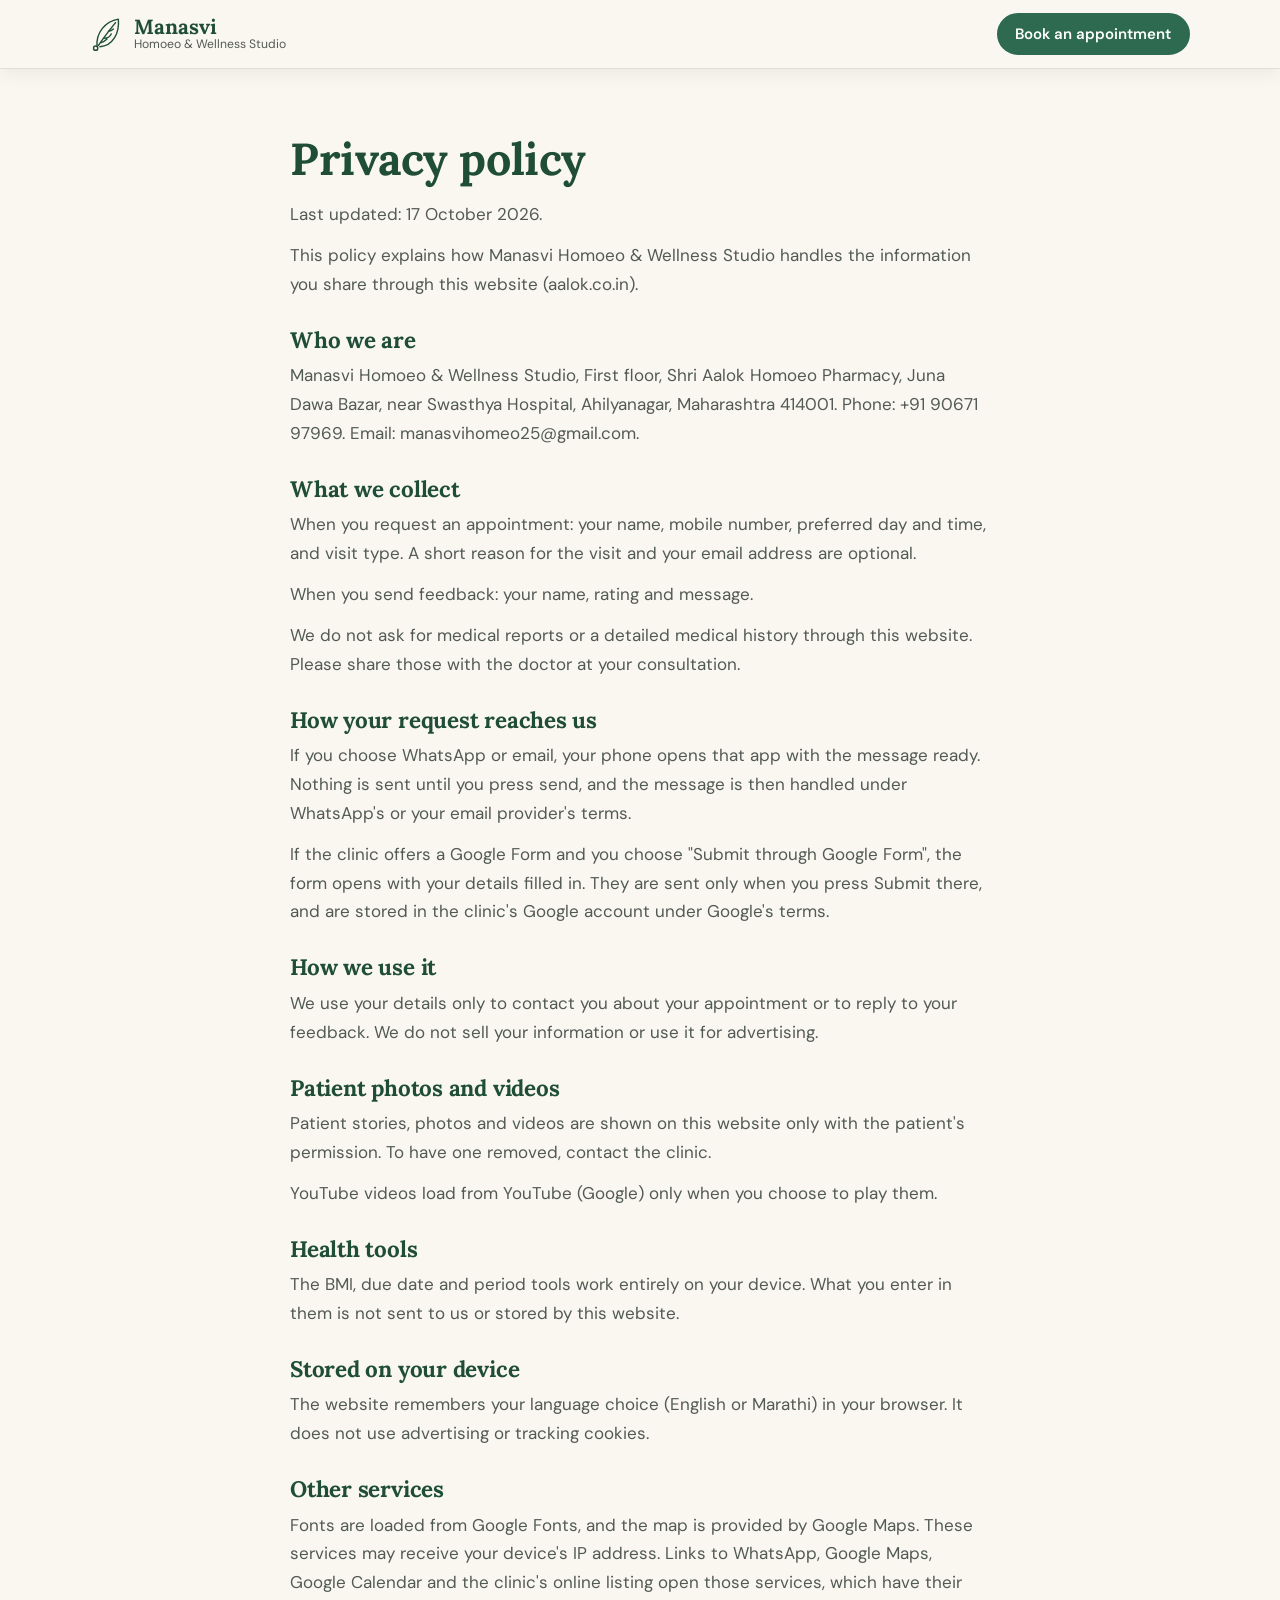
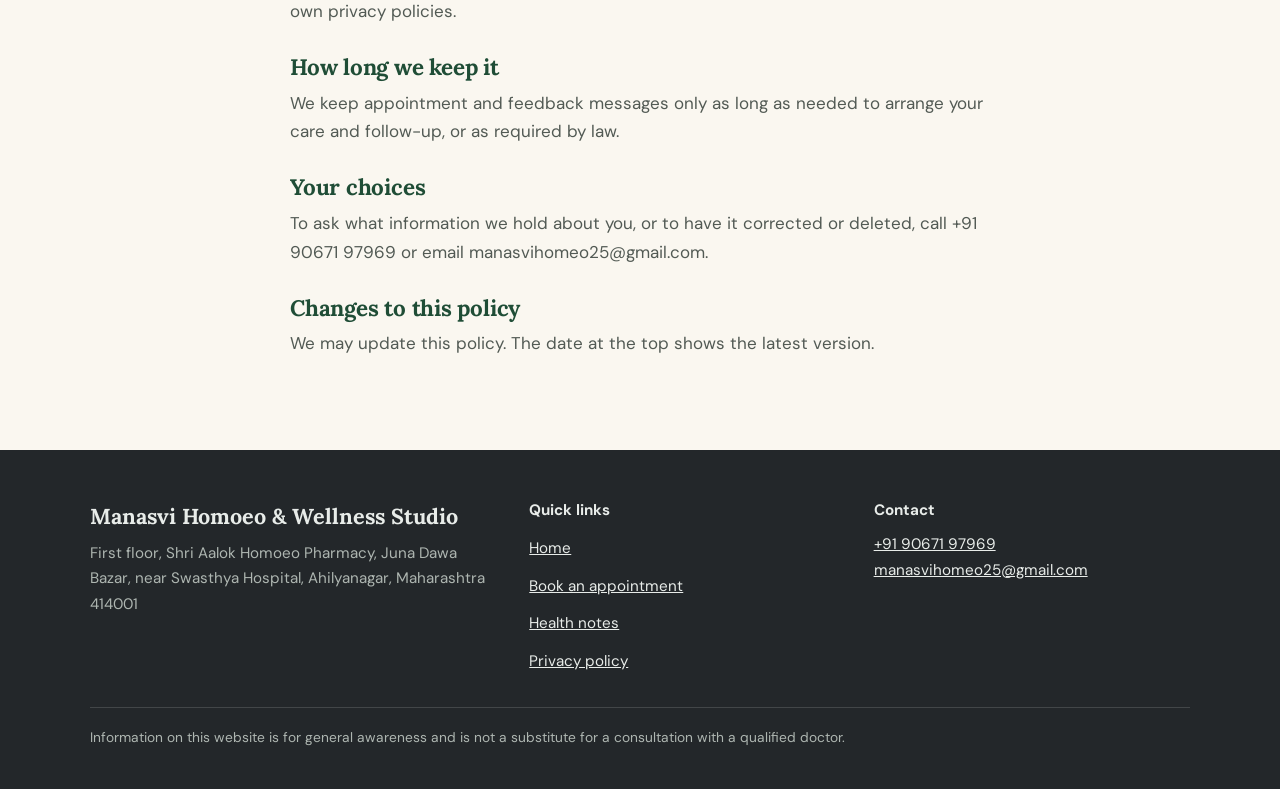
<file: privacy.html>
<!DOCTYPE html>
<html lang="en">
<head>
<meta charset="utf-8">
<meta name="viewport" content="width=device-width,initial-scale=1,viewport-fit=cover">
<title>Privacy policy | Manasvi Homoeo &amp; Wellness Studio, Ahilyanagar</title>
<meta name="description" content="How Manasvi Homoeo &amp; Wellness Studio handles appointment requests and feedback sent through aalok.co.in.">
<link rel="canonical" href="https://aalok.co.in/privacy.html">
<meta property="og:title" content="Privacy policy | Manasvi Homoeo &amp; Wellness Studio, Ahilyanagar">
<meta property="og:description" content="How Manasvi Homoeo &amp; Wellness Studio handles appointment requests and feedback sent through aalok.co.in.">
<meta property="og:image" content="https://aalok.co.in/images/manasvi-homoeo-ahilyanagar-share.png">
<meta name="theme-color" content="#FAF7F0">
<link rel="icon" href="data:image/svg+xml,%3Csvg xmlns='http://www.w3.org/2000/svg' viewBox='0 0 64 64'%3E%3Crect width='64' height='64' rx='16' fill='%231F4D36'/%3E%3Cpath d='M16 48C14 28 28 14 48 12c0 22-10 36-32 36z' fill='%23fff'/%3E%3C/svg%3E">
<link rel="preconnect" href="https://fonts.googleapis.com"><link rel="preconnect" href="https://fonts.gstatic.com" crossorigin>
<link href="https://fonts.googleapis.com/css2?family=DM+Sans:wght@400;500;600;700&family=Lora:wght@600;700&display=swap" rel="stylesheet">
<style>
/* Layout: a calm ivory page with white cards, forest-green actions and charcoal text; one task per band, contact actions always one tap away. */
:root{
  --bg:#FAF7F0; --bg-2:#F2EEE3; --surface:#FFFFFF; --surface-2:#F7F4EC;
  --ink:#262A27; --text:#525A54; --head:#1F4D36;
  --accent:#2D6A4F; --accent-ink:#FFFFFF; --accent-strong:#1F4D36; --accent-soft:#E4EEE6;
  --line:rgba(38,42,39,.12); --shadow:rgba(31,45,36,.07);
  --gold:#9A6B1F; --ok:#2F8F57; --danger:#A12A22; --danger-bg:#FBEAE7; --ok-bg:#E6F2EA;
  --footer-bg:#23272A; --footer-ink:#E8ECE9; --footer-dim:#AEB6B1;
  --wa:#25D366; --wa-ink:#05301A;
  --il-a:#E4EEE6; --il-b:#B7CDBE; --il-sun:#FFF9EA; --il-hill:#9DB9A6; --il-leaf:#1F4D36; --il-leaf2:#4F8466;
  --il-stem:#1F4D36; --il-bottle:#B9853F; --il-cap:#262A27; --il-label:#FFFDF6; --il-shine:rgba(255,255,255,.45); --il-dish:#FFFFFF; --il-pill:#FFFFFF;
  --g1:#8FBCD3; --g2:#6FAF7F; --g3:#D9B54F; --g4:#D3866A;
  --display:'Lora','Noto Serif Devanagari',Georgia,'Times New Roman',serif;
  --body:'DM Sans','Noto Sans Devanagari',system-ui,-apple-system,'Segoe UI',Roboto,Arial,sans-serif;
  --wrap:1140px; --hh:68px; --r-lg:22px; --r-md:16px; --r-sm:12px;
}
@media (prefers-color-scheme: dark){
  :root:not([data-theme="light"]){
    --bg:#131614; --bg-2:#181C19; --surface:#1E2320; --surface-2:#252B27;
    --ink:#ECEFEC; --text:#B3BCB6; --head:#9ED2B2;
    --accent:#7CC39A; --accent-ink:#0D1A12; --accent-strong:#A8DDBE; --accent-soft:#263A2E;
    --line:rgba(236,239,236,.12); --shadow:rgba(0,0,0,.35);
    --gold:#D7AE5B; --ok:#6CCB91; --danger:#F2A69F; --danger-bg:#3A1F1C; --ok-bg:#1F3326;
    --footer-bg:#0D0F0E; --footer-ink:#E3E8E4; --footer-dim:#9AA49E;
    --il-a:#243029; --il-b:#34483B; --il-sun:#3E3E30; --il-hill:#3F5A48; --il-leaf:#9ED2B2; --il-leaf2:#5E9274;
    --il-stem:#9ED2B2; --il-cap:#ECEFEC; --il-label:#F3EEDF; --il-shine:rgba(255,255,255,.3); --il-dish:#DCD6C4;
    color-scheme:dark;
  }
}
:root[data-theme="dark"]{
  --bg:#131614; --bg-2:#181C19; --surface:#1E2320; --surface-2:#252B27;
  --ink:#ECEFEC; --text:#B3BCB6; --head:#9ED2B2;
  --accent:#7CC39A; --accent-ink:#0D1A12; --accent-strong:#A8DDBE; --accent-soft:#263A2E;
  --line:rgba(236,239,236,.12); --shadow:rgba(0,0,0,.35);
  --gold:#D7AE5B; --ok:#6CCB91; --danger:#F2A69F; --danger-bg:#3A1F1C; --ok-bg:#1F3326;
  --footer-bg:#0D0F0E; --footer-ink:#E3E8E4; --footer-dim:#9AA49E;
  --il-a:#243029; --il-b:#34483B; --il-sun:#3E3E30; --il-hill:#3F5A48; --il-leaf:#9ED2B2; --il-leaf2:#5E9274;
  --il-stem:#9ED2B2; --il-cap:#ECEFEC; --il-label:#F3EEDF; --il-shine:rgba(255,255,255,.3); --il-dish:#DCD6C4;
  color-scheme:dark;
}

*{box-sizing:border-box;margin:0;padding:0}
html{scroll-behavior:smooth;scroll-padding-top:calc(var(--hh) + 16px);-webkit-text-size-adjust:100%}
body{font-family:var(--body);font-size:1.0625rem;line-height:1.7;color:var(--text);background:var(--bg);-webkit-font-smoothing:antialiased;overflow-x:hidden}
body::before{content:"";position:fixed;inset:0 0 auto;height:env(safe-area-inset-top,0px);z-index:300;background:var(--bg)}
img,svg{max-width:100%;display:block}
a{color:var(--accent)}
button{font:inherit;color:inherit;cursor:pointer;-webkit-tap-highlight-color:transparent}
h1,h2,h3{font-family:var(--display);font-weight:700;line-height:1.18;color:var(--head);letter-spacing:-.01em;text-wrap:balance}
html[lang="mr"] h1,html[lang="mr"] h2,html[lang="mr"] h3{line-height:1.42;letter-spacing:0}
html[lang="mr"] body{line-height:1.85}
.wrap{max-width:var(--wrap);margin-inline:auto;padding-left:max(20px,env(safe-area-inset-left,0px));padding-right:max(20px,env(safe-area-inset-right,0px))}
.skip{position:absolute;left:-999px;top:8px;background:var(--accent);color:var(--accent-ink);padding:10px 16px;border-radius:10px;z-index:400}
.skip:focus{left:8px}
:focus-visible{outline:3px solid var(--gold);outline-offset:3px;border-radius:8px}
.hidden{display:none!important}
.eyebrow{color:var(--accent);font-weight:600;font-size:.95rem;margin-bottom:8px}
.fine{font-size:.9rem;color:var(--text)}
.num{font-variant-numeric:tabular-nums}
.i{fill:none;stroke:currentColor;stroke-width:2;stroke-linecap:round;stroke-linejoin:round}

/* buttons */
.btn{display:inline-flex;align-items:center;justify-content:center;gap:.55em;min-height:50px;padding:.65em 1.5em;border-radius:999px;border:2px solid var(--accent);background:var(--accent);color:var(--accent-ink);font-weight:600;font-size:1rem;line-height:1.2;text-decoration:none;text-align:center;transition:background .15s,border-color .15s,color .15s}
.btn:hover{background:var(--accent-strong);border-color:var(--accent-strong)}
.btn.outline{background:transparent;color:var(--accent)}
.btn.outline:hover{background:var(--accent-soft)}
.btn.sm{min-height:42px;padding:.35em 1.1em;font-size:.94rem}
.btn svg{width:1.15em;height:1.15em;flex:none}
.btn.wa{background:var(--wa);border-color:var(--wa);color:var(--wa-ink)}
.btn.wa:hover{filter:brightness(.95)}
.btn[aria-busy="true"]{opacity:.75;pointer-events:none}
.spin{width:18px;height:18px;border-radius:50%;border:2.5px solid currentColor;border-right-color:transparent;animation:spin .8s linear infinite}
@keyframes spin{to{transform:rotate(360deg)}}
.textlink{display:inline-flex;align-items:center;gap:6px;min-height:44px;font-weight:600;color:var(--accent);text-decoration:underline;text-underline-offset:3px}
.textlink svg{width:18px;height:18px}
.linkbtn{background:none;border:0;color:var(--accent);font-weight:600;text-decoration:underline;text-underline-offset:3px;min-height:44px;padding:6px 0}
.icon-btn{display:inline-grid;place-items:center;width:44px;height:44px;border-radius:12px;border:1.5px solid var(--line);background:var(--surface);color:var(--accent)}
.icon-btn svg{width:18px;height:18px}

/* header */
.site{position:sticky;top:env(safe-area-inset-top,0px);z-index:200;background:var(--bg);border-bottom:1px solid transparent;transition:border-color .2s,box-shadow .2s}
.site.scrolled{border-color:var(--line);box-shadow:0 4px 18px var(--shadow)}
.bar{display:flex;align-items:center;gap:14px;height:var(--hh)}
.brand{display:flex;align-items:center;gap:10px;text-decoration:none;min-width:0;margin-right:auto;color:var(--head)}
.brand svg.logo{width:46px;height:40px;flex:none;color:#36703F}
.brand b{display:block;font-family:var(--display);font-size:1.28rem;font-weight:700;color:var(--head);line-height:1.05}
.brand small{display:block;font-size:.76rem;color:var(--text);line-height:1.25;white-space:nowrap}
.nav{display:flex;align-items:center;gap:22px}
.nav a.link{text-decoration:none;color:var(--ink);font-weight:500;font-size:.97rem}
.nav a.link:hover{color:var(--accent)}
.tools{display:flex;align-items:center;gap:8px}
.lang{min-height:42px;border:1.5px solid var(--line);background:var(--surface);color:var(--ink);border-radius:999px;padding:0 14px;font-weight:600;font-size:.92rem}
.lang:hover{border-color:var(--accent)}
.burger{display:none;width:44px;height:44px;border:1.5px solid var(--line);background:var(--surface);border-radius:12px}
.burger span{display:block;width:20px;height:2px;background:var(--ink);margin:4px auto;transition:.2s}
.burger[aria-expanded="true"] span:nth-child(1){transform:translateY(6px) rotate(45deg)}
.burger[aria-expanded="true"] span:nth-child(2){opacity:0}
.burger[aria-expanded="true"] span:nth-child(3){transform:translateY(-6px) rotate(-45deg)}

/* hero */
.hero{position:relative;overflow:hidden;padding-block:clamp(28px,5vw,72px) clamp(64px,8vw,104px)}
.blob{position:absolute;border-radius:50%;pointer-events:none;background:var(--accent-soft);opacity:.55;width:min(620px,130vw);aspect-ratio:1;right:-24%;top:-30%}
.hero-grid{position:relative;display:grid;grid-template-columns:1.12fr .88fr;gap:clamp(28px,5vw,72px);align-items:center}
.hero-copy{min-width:0}
.status{display:inline-flex;align-items:center;gap:9px;background:var(--surface);border:1px solid var(--line);border-radius:999px;padding:.35em 1em .35em .85em;font-weight:500;font-size:.93rem;color:var(--ink);margin-bottom:18px;max-width:100%}
.dot{width:10px;height:10px;border-radius:50%;background:var(--text);opacity:.55;flex:none}
.status[data-state="open"] .dot{background:var(--ok);opacity:1}
.status[data-state="break"] .dot{background:var(--gold);opacity:1}
.hero h1{font-size:clamp(2.4rem,7vw,4.2rem);margin-bottom:16px}
.hero .sub{font-size:1.12rem;max-width:34em;margin-bottom:24px}
.cta{display:flex;gap:12px;flex-wrap:wrap;align-items:center}
.hero-links{display:flex;flex-wrap:wrap;gap:4px 22px;margin-top:10px}
.next{margin-top:20px;display:flex;align-items:center;justify-content:space-between;gap:12px;flex-wrap:wrap;background:var(--surface);border:1px solid var(--line);border-radius:var(--r-md);padding:12px 12px 12px 18px;max-width:520px}
.next .lbl{display:block;font-size:.85rem;color:var(--text)}
.next b{display:block;color:var(--ink);font-size:1.05rem}
.hero-art{position:relative;max-width:410px;width:100%;margin-left:auto}
.hero-art svg{width:100%;height:auto}
.il-a{stop-color:var(--il-a)}.il-b{stop-color:var(--il-b)}
.il-sun{fill:var(--il-sun)}.il-hill{fill:var(--il-hill)}.il-leaf{fill:var(--il-leaf)}.il-leaf2{fill:var(--il-leaf2)}
.il-stem{fill:none;stroke:var(--il-stem);stroke-width:3;stroke-linecap:round}
.il-bottle{fill:var(--il-bottle)}.il-cap{fill:var(--il-cap)}.il-label{fill:var(--il-label)}.il-shine{fill:var(--il-shine)}
.il-line{stroke:var(--il-bottle);stroke-width:2.5;stroke-linecap:round;opacity:.7}
.il-dish{fill:var(--il-dish)}.il-pill{fill:var(--il-pill)}
.rise{animation:rise .6s ease-out both}
@keyframes rise{from{opacity:.001;transform:translateY(12px)}to{opacity:1;transform:none}}

/* info strip */
.strip-band{position:relative;z-index:2;margin-top:-40px}
.strip{display:grid;grid-template-columns:repeat(3,1fr);gap:14px}
.tile{display:flex;align-items:flex-start;gap:14px;background:var(--surface);border:1px solid var(--line);border-radius:var(--r-md);padding:18px;text-decoration:none;color:var(--text);box-shadow:0 10px 26px var(--shadow);min-width:0}
.tile:hover{border-color:var(--accent)}
.tile .ic{width:42px;height:42px;border-radius:50%;background:var(--accent-soft);color:var(--accent);display:grid;place-items:center;flex:none}
.tile .ic svg{width:21px;height:21px}
.tile > span{min-width:0}
.tile b{display:block;color:var(--ink);font-size:1rem;line-height:1.35}
.tile span span{display:block;font-size:.9rem;line-height:1.45}

/* sections */
section.band{padding-block:clamp(56px,8vw,96px)}
.band.alt{background:var(--bg-2)}
.head{max-width:680px;margin-bottom:clamp(22px,4vw,38px)}
.head h2{font-size:clamp(1.8rem,4.8vw,2.7rem);margin-bottom:10px}
.head p{font-size:1.05rem}
.card{background:var(--surface);border:1px solid var(--line);border-radius:var(--r-lg);padding:clamp(20px,4vw,32px)}

/* services */
.keyfacts{display:flex;flex-wrap:wrap;gap:8px;margin-top:16px}
.keyfacts span{background:var(--surface);border:1px solid var(--line);border-radius:999px;padding:.3em .95em;font-size:.92rem;color:var(--ink);font-weight:500}
.three{display:grid;grid-template-columns:repeat(3,1fr);gap:16px}
.therapy{display:grid;gap:10px;align-content:start}
.therapy .ic{width:52px;height:52px;border-radius:14px;background:var(--accent-soft);color:var(--accent);display:grid;place-items:center}
.therapy .ic svg{width:28px;height:28px;fill:none;stroke:currentColor;stroke-width:1.8;stroke-linecap:round;stroke-linejoin:round}
.therapy h3{font-size:1.3rem}
.therapy ul{list-style:none;display:grid;gap:6px;font-size:.95rem}
.therapy li{display:flex;gap:8px}
.therapy li::before{content:"";width:6px;height:6px;border-radius:50%;background:var(--accent);margin-top:.65em;flex:none}

/* conditions */
.cgrid{display:grid;grid-template-columns:repeat(6,1fr);gap:12px;margin-bottom:16px}
.cc{display:flex;flex-direction:column;align-items:center;justify-content:center;gap:9px;text-align:center;padding:16px 8px;min-height:116px;background:var(--surface);border:1.5px solid var(--line);border-radius:var(--r-md);color:var(--ink);font-weight:500;font-size:.95rem;line-height:1.25;transition:background .15s,border-color .15s,color .15s}
.cc:hover{border-color:var(--accent)}
.cc .ic{width:46px;height:46px;border-radius:50%;background:var(--accent-soft);color:var(--accent);display:grid;place-items:center}
.cc .ic svg{width:25px;height:25px;fill:none;stroke:currentColor;stroke-width:2;stroke-linecap:round;stroke-linejoin:round}
.cc[aria-selected="true"]{background:var(--accent);border-color:var(--accent);color:var(--accent-ink)}
.cc[aria-selected="true"] .ic{background:var(--surface);color:var(--accent)}
.panel{display:grid;grid-template-columns:1.35fr 1fr;gap:clamp(18px,4vw,40px);align-items:start}
.panel.swap>*{animation:rise .3s ease-out}
.panel h3{font-size:clamp(1.45rem,3.6vw,1.9rem);margin-bottom:8px}
.chips{display:flex;flex-wrap:wrap;gap:8px;margin-top:14px}
.chip{min-height:42px;background:var(--surface-2);color:var(--ink);border:1.5px solid var(--line);border-radius:999px;padding:.3em 1em;font-size:.95rem;font-weight:500;display:inline-flex;align-items:center;gap:6px}
.chip:hover{border-color:var(--accent)}
.chip[aria-pressed="true"]{background:var(--accent-soft);border-color:var(--accent);color:var(--head)}
.chip[aria-pressed="true"]::before{content:"✓";font-weight:700;color:var(--accent)}
.panel .side{background:var(--surface-2);border-radius:var(--r-md);padding:20px;display:grid;gap:12px}
.panel .side p{font-size:.95rem}
.picked{font-weight:600;color:var(--ink)}

/* doctor */
.about-grid{display:grid;grid-template-columns:.8fr 1.2fr;gap:clamp(24px,5vw,64px);align-items:center}
.photo{position:relative;aspect-ratio:4/5;max-width:340px;width:100%;border-radius:180px 180px var(--r-lg) var(--r-lg);overflow:hidden;background:linear-gradient(170deg,var(--il-a),var(--il-b));display:grid;place-items:center}
.photo .mono{font-family:var(--display);font-size:clamp(3.4rem,10vw,4.6rem);color:var(--surface);font-weight:700}
.photo img{position:absolute;inset:0;width:100%;height:100%;object-fit:cover}
.about-copy{min-width:0}
.about-copy h2{font-size:clamp(1.8rem,4.8vw,2.7rem);margin-bottom:4px}
.cred{color:var(--accent);font-weight:600;margin-bottom:14px}
.about-copy p{max-width:38em;margin-bottom:12px}
.facts{display:grid;grid-template-columns:repeat(2,1fr);gap:10px;margin-top:18px}
.facts div{background:var(--surface);border:1px solid var(--line);border-radius:var(--r-sm);padding:12px 14px}
.facts dt{font-size:.82rem;color:var(--text)}
.facts dd{font-weight:600;color:var(--ink);line-height:1.4}

/* steps */
.steps{list-style:none;counter-reset:s;display:grid;grid-template-columns:repeat(4,1fr);gap:14px}
.steps li{position:relative;background:var(--surface);border:1px solid var(--line);border-radius:var(--r-md);padding:64px 20px 22px}
.steps li::before{counter-increment:s;content:counter(s);position:absolute;left:20px;top:20px;width:32px;height:32px;border-radius:50%;background:var(--accent);color:var(--accent-ink);display:grid;place-items:center;font-family:var(--display);font-weight:700}
.steps h3{font-size:1.15rem;margin-bottom:4px}
.steps p{font-size:.97rem}

/* booking */
.bk{max-width:880px}
.bk-step{display:grid;gap:12px;padding-bottom:22px;border-bottom:1px solid var(--line);margin-bottom:20px}
.bk-step h3{font-size:1.12rem;display:flex;align-items:center;gap:10px}
.bk-step h3 .n{width:28px;height:28px;border-radius:50%;background:var(--accent-soft);color:var(--accent);display:grid;place-items:center;font-size:.9rem;font-family:var(--body);font-weight:700}
.days{display:flex;gap:8px;overflow-x:auto;padding:4px 2px 8px;scroll-snap-type:x mandatory}
.day{flex:none;scroll-snap-align:start;width:70px;min-height:80px;border:1.5px solid var(--line);background:var(--surface);border-radius:var(--r-sm);display:grid;place-items:center;align-content:center;line-height:1.2;color:var(--ink)}
.day small{font-size:.76rem;color:var(--text)}
.day b{font-size:1.3rem;font-family:var(--display)}
.day:hover:not(:disabled){border-color:var(--accent)}
.day[aria-pressed="true"]{background:var(--accent);border-color:var(--accent);color:var(--accent-ink)}
.day[aria-pressed="true"] small{color:var(--accent-ink)}
.day:disabled{opacity:.45;cursor:not-allowed;background:var(--surface-2)}
.slot-group{display:grid;gap:8px}
.slot-group .lbl{font-size:.88rem;color:var(--text);font-weight:500}
.slots{display:flex;flex-wrap:wrap;gap:8px}
.slot{min-height:44px;min-width:92px;border:1.5px solid var(--accent);background:var(--surface);color:var(--head);border-radius:999px;padding:.3em 1em;font-weight:600;font-size:.95rem}
.slot:hover{background:var(--accent-soft)}
.slot[aria-pressed="true"]{background:var(--accent);color:var(--accent-ink)}
.slotmsg{color:var(--text);font-size:.95rem}
.seg{display:flex;flex-wrap:wrap;gap:8px}
.seg button{min-height:44px;border:1.5px solid var(--line);background:var(--surface);border-radius:999px;padding:.3em 1.1em;font-weight:500;color:var(--ink)}
.seg button[aria-checked="true"]{background:var(--accent-soft);border-color:var(--accent);color:var(--head)}
.row{display:grid;grid-template-columns:1fr 1fr;gap:14px}
.field{display:grid;gap:6px;min-width:0}
label,.label{font-weight:600;font-size:.95rem;color:var(--ink)}
.opt,.hint{font-weight:400;color:var(--text)}
.hint{font-size:.86rem}
input,select,textarea{width:100%;font:inherit;font-size:1rem;min-height:50px;padding:.65em .95em;border:1.5px solid var(--line);border-radius:var(--r-sm);background:var(--surface);color:var(--ink)}
textarea{min-height:90px;resize:vertical}
input::placeholder,textarea::placeholder{color:var(--text);opacity:.65}
input:focus,select:focus,textarea:focus{outline:3px solid var(--accent-soft);border-color:var(--accent)}
input[aria-invalid="true"]{border-color:var(--danger)}
.err{background:var(--danger-bg);color:var(--danger);border-radius:var(--r-sm);padding:12px 16px;font-weight:500}
.okmsg{background:var(--ok-bg);color:var(--ink);border-radius:var(--r-sm);padding:14px 16px;font-weight:500;border-left:4px solid var(--ok)}
.submit-row{display:flex;flex-wrap:wrap;align-items:center;gap:14px}
.done{display:grid;gap:16px}
.done h3{font-size:1.4rem}
.sum{display:grid;background:var(--surface-2);border-radius:var(--r-md);padding:6px 18px}
.sum div{display:flex;justify-content:space-between;gap:14px;padding:9px 0;border-bottom:1px solid var(--line)}
.sum div:last-child{border-bottom:0}
.sum span{color:var(--text)}
.sum b{color:var(--ink);text-align:right;word-break:break-word}
.actions{display:grid;grid-template-columns:1fr 1fr;gap:10px}
.actions .btn{width:100%}
.actions .wide{grid-column:1/-1}
.calbox{display:grid;gap:12px;margin-bottom:22px;padding:18px;border-radius:var(--r-md);background:var(--accent-soft)}

/* pharmacy */
.pharm{display:grid;grid-template-columns:auto 1fr auto;gap:18px 22px;align-items:center}
.pharm .ic{width:60px;height:60px;border-radius:16px;background:var(--accent-soft);color:var(--accent);display:grid;place-items:center}
.pharm .ic svg{width:30px;height:30px}
.pharm h3{font-size:1.35rem;margin-bottom:4px}

/* tools */
.tabs{display:flex;gap:4px;background:var(--surface-2);border-radius:999px;padding:5px;margin-bottom:20px;overflow-x:auto}
.tabs button{flex:1;min-height:44px;border:0;background:transparent;border-radius:999px;font-weight:600;color:var(--ink);white-space:nowrap;padding:0 14px}
.tabs button[aria-selected="true"]{background:var(--accent);color:var(--accent-ink)}
.tool-grid{display:grid;grid-template-columns:1fr 1fr;gap:clamp(16px,4vw,36px);align-items:start}
.pane form{display:grid;gap:14px}
.result{background:var(--surface-2);border-radius:var(--r-md);padding:20px;min-height:150px;display:grid;gap:8px;align-content:start}
.result .big{font-family:var(--display);font-size:2.2rem;font-weight:700;color:var(--head);line-height:1}
.result .what{font-weight:600;color:var(--ink)}
.example{justify-self:start;font-size:.78rem;font-weight:600;color:var(--gold);border:1px solid var(--gold);border-radius:999px;padding:1px 10px}
.gauge{position:relative;height:12px;border-radius:999px;margin:12px 4px 4px;background:linear-gradient(90deg,var(--g1) 0 17%,var(--g2) 17% 35%,var(--g3) 35% 42%,var(--g4) 42% 100%)}
.gauge i{position:absolute;top:-6px;width:6px;height:24px;margin-left:-3px;background:var(--ink);border:2px solid var(--surface);border-radius:4px;transition:left .4s ease}
.scale{display:flex;justify-content:space-between;font-size:.8rem;color:var(--text)}
.dates{list-style:none;display:grid;gap:8px}
.dates li{display:flex;justify-content:space-between;gap:10px;background:var(--surface);border-radius:var(--r-sm);padding:10px 14px;color:var(--ink)}
.dates li b{color:var(--head)}
.tipcard{display:grid;gap:14px;margin-top:18px;background:var(--accent-strong);color:var(--accent-ink);border-radius:var(--r-lg);padding:clamp(20px,4vw,32px)}
.tipcard .eyebrow{color:var(--accent-ink);opacity:.85;margin:0}
.tip-text{font-family:var(--display);font-size:clamp(1.25rem,3.2vw,1.7rem);line-height:1.4;font-weight:600;max-width:32em}
.tip-text.swap{animation:rise .3s ease-out}
.tip-foot{display:flex;flex-wrap:wrap;justify-content:space-between;align-items:center;gap:12px}
.chip-tag{font-size:.82rem;font-weight:600;border:1px solid currentColor;border-radius:999px;padding:0 10px;opacity:.85}
.tip-btns{display:flex;gap:10px;flex-wrap:wrap}
.tipcard .btn{background:var(--accent-ink);color:var(--accent-strong);border-color:var(--accent-ink)}
.tipcard .btn.outline{background:transparent;color:var(--accent-ink)}

/* blog */
.filters{display:flex;gap:8px;overflow-x:auto;padding:2px 2px 10px;margin-bottom:10px;scrollbar-width:none}
.filters::-webkit-scrollbar{display:none}
.filters button{flex:none;min-height:42px;border:1.5px solid var(--line);background:var(--surface);border-radius:999px;padding:.3em 1.1em;font-weight:500;color:var(--ink)}
.filters button[aria-pressed="true"]{background:var(--accent);border-color:var(--accent);color:var(--accent-ink)}
.posts{list-style:none;display:grid;grid-template-columns:repeat(3,1fr);gap:14px}
.posts a{display:flex;flex-direction:column;height:100%;gap:8px;background:var(--surface);border:1px solid var(--line);border-radius:var(--r-md);padding:22px;text-decoration:none;color:var(--text)}
.posts a:hover{border-color:var(--accent)}
.posts .c{align-self:flex-start;background:var(--accent-soft);color:var(--head);border-radius:999px;padding:.1em .85em;font-size:.84rem;font-weight:600}
.posts .t{font-family:var(--display);font-weight:700;font-size:1.18rem;line-height:1.3;color:var(--head)}
.posts .d{font-size:.96rem}
.posts .m{margin-top:auto;padding-top:6px;color:var(--accent);font-weight:600;font-size:.9rem}

/* feedback */
.fb-grid{display:grid;grid-template-columns:1fr 1fr;gap:clamp(18px,4vw,44px);align-items:start}
.fb-note{display:grid;gap:12px;align-content:start;min-width:0}
.fb-note h2{font-size:clamp(1.8rem,4.8vw,2.7rem)}
.quote{font-family:var(--display);font-size:clamp(1.25rem,3vw,1.7rem);line-height:1.4;color:var(--ink)}
.quote-by{color:var(--accent);font-weight:600}
.ctrl{display:flex;gap:10px}
.stars{display:flex;gap:6px}
.stars button{width:44px;height:44px;border:1.5px solid var(--line);background:var(--surface);border-radius:12px;color:var(--text);display:grid;place-items:center}
.stars button svg{width:22px;height:22px}
.stars button.on{color:var(--gold);border-color:var(--gold)}
.stars button.on svg{fill:var(--gold)}

/* faq */
.faq-list{max-width:820px;display:grid;gap:10px}
details{background:var(--surface);border:1px solid var(--line);border-radius:var(--r-md);padding:0 20px}
summary{list-style:none;cursor:pointer;display:flex;justify-content:space-between;gap:14px;align-items:center;min-height:60px;padding:10px 0;font-weight:600;color:var(--ink)}
summary::-webkit-details-marker{display:none}
summary::after{content:"+";flex:none;width:30px;height:30px;border-radius:50%;background:var(--accent-soft);color:var(--accent);display:grid;place-items:center;font-size:1.25rem;line-height:1;transition:transform .2s}
details[open] summary::after{transform:rotate(45deg)}
details p{padding:0 0 18px;max-width:62ch}

/* contact */
.contact-grid{display:grid;grid-template-columns:1fr 1fr;gap:clamp(18px,4vw,40px);align-items:start}
.contact-grid > *{min-width:0}
.c-list{display:grid;gap:14px}
.c-row{display:flex;gap:12px;align-items:flex-start}
.c-row .ic{width:40px;height:40px;border-radius:50%;background:var(--accent-soft);color:var(--accent);display:grid;place-items:center;flex:none}
.c-row .ic svg{width:19px;height:19px}
.c-row > div{min-width:0;flex:1}
.c-row b{display:block;color:var(--ink)}
.c-row .val{display:flex;align-items:center;gap:8px;flex-wrap:wrap;word-break:break-word}
.c-row .val a{font-weight:600}
.hours{width:100%;border-collapse:collapse;font-variant-numeric:tabular-nums}
.hours td{padding:9px 0;border-bottom:1px solid var(--line);font-size:.96rem}
.hours td:last-child{text-align:right}
.hours tr.today td{font-weight:700;color:var(--ink)}
.mapbox{display:grid;gap:14px}
.mapframe{width:100%;aspect-ratio:4/3;max-width:100%;border:0;border-radius:var(--r-md);background:var(--surface-2)}
.addr-card{background:var(--surface-2);border-radius:var(--r-md);padding:18px;display:grid;gap:6px}
.addr-card b{color:var(--ink);font-size:1.05rem}
.map-actions{display:grid;grid-template-columns:1fr 1fr;gap:10px}

/* footer */
footer{background:var(--footer-bg);color:var(--footer-ink);padding-block:48px 40px;font-size:.95rem}
.f-grid{display:grid;grid-template-columns:1.3fr 1fr 1fr;gap:28px}
footer b{color:var(--footer-ink);display:block;margin-bottom:8px}
footer a{color:var(--footer-ink)}
footer ul{list-style:none;display:grid;gap:4px}
footer li a{display:inline-block;padding:4px 0}
footer .dim{color:var(--footer-dim)}
.f-brand{font-family:var(--display);font-size:1.35rem;font-weight:700;margin-bottom:6px}
.f-bottom{margin-top:28px;padding-top:18px;border-top:1px solid rgba(255,255,255,.14);display:grid;gap:8px;font-size:.86rem;color:var(--footer-dim)}

/* chat sheet */
.fab{position:fixed;right:calc(20px + env(safe-area-inset-right,0px));bottom:calc(20px + env(safe-area-inset-bottom,0px));z-index:150;display:flex;align-items:center;gap:8px;background:var(--wa);color:var(--wa-ink);border:0;border-radius:999px;padding:.75em 1.2em;font-weight:700;box-shadow:0 10px 24px var(--shadow)}
.fab svg{width:20px;height:20px}
.fab{opacity:0;visibility:hidden;transform:translateY(8px);transition:opacity .2s,transform .2s,visibility .2s}
.fab.show{opacity:1;visibility:visible;transform:none}
.sheet-back{position:fixed;inset:0;z-index:450;background:rgba(10,14,12,.45);opacity:0;visibility:hidden;transition:.2s}
.sheet-back.open{opacity:1;visibility:visible}
.sheet{position:fixed;left:0;right:0;bottom:0;z-index:460;background:var(--surface);border-radius:22px 22px 0 0;max-width:520px;margin-inline:auto;padding:16px max(20px,env(safe-area-inset-right,0px)) calc(22px + env(safe-area-inset-bottom,0px)) max(20px,env(safe-area-inset-left,0px));transform:translateY(105%);visibility:hidden;transition:transform .25s ease,visibility .25s;box-shadow:0 -10px 40px var(--shadow)}
.sheet.open{transform:none;visibility:visible}
.sheet .grab{width:44px;height:5px;border-radius:9px;background:var(--line);margin:0 auto 12px}
.sheet-head{display:flex;justify-content:space-between;align-items:center;gap:10px;margin-bottom:6px}
.sheet h3{font-size:1.25rem}
.sheet .who{font-size:.92rem;margin-bottom:12px}
.qlist{display:grid;gap:8px}
.q{display:flex;align-items:center;justify-content:space-between;gap:12px;min-height:50px;padding:10px 16px;border:1.5px solid var(--line);border-radius:var(--r-sm);text-decoration:none;color:var(--ink);font-weight:500;background:var(--surface)}
.q:hover{border-color:var(--accent)}
.q svg{width:18px;height:18px;color:var(--accent);flex:none}

/* reader (articles + privacy) */
.reader{position:fixed;inset:0;z-index:500;background:var(--bg);overflow-y:auto;overscroll-behavior:contain;transform:translateY(100%);visibility:hidden;transition:transform .3s ease,visibility .3s;padding-top:env(safe-area-inset-top,0px)}
.reader.open{transform:none;visibility:visible}
.reader .top{position:sticky;top:0;z-index:2;background:var(--bg);border-bottom:1px solid var(--line)}
.reader .top .wrap{display:flex;align-items:center;min-height:60px}
.reader .rbar{position:absolute;left:0;bottom:-1px;height:3px;width:0;background:var(--accent)}
.site .bar > .btn{flex:none}
.post{max-width:700px;margin:0 auto;padding-block:clamp(28px,6vw,56px) 80px}
.post .c{color:var(--accent);font-weight:600}
.post h1{font-size:clamp(1.9rem,6vw,2.8rem);margin:8px 0 14px}
.post .lead{font-size:1.15rem;margin-bottom:16px}
.post h2{font-size:1.4rem;margin:28px 0 8px}
.post p{margin-bottom:12px}
.post ul{padding-left:1.2em;display:grid;gap:6px;margin-bottom:12px}
.cta-box{margin-top:36px;background:var(--bg-2);border-radius:var(--r-lg);padding:24px;display:flex;gap:16px;flex-wrap:wrap;align-items:center;justify-content:space-between}
.cta-box p{margin:0;font-family:var(--display);font-weight:700;font-size:1.22rem;color:var(--head);max-width:20em;line-height:1.3}
.prog{position:fixed;left:0;top:0;height:3px;background:var(--accent);width:0;z-index:300}

/* mobile bar, toast */
.mbar{display:none}
.toast{position:fixed;left:50%;bottom:calc(96px + env(safe-area-inset-bottom,0px));transform:translate(-50%,16px);background:var(--ink);color:var(--bg);padding:10px 18px;border-radius:999px;font-weight:600;font-size:.95rem;opacity:0;pointer-events:none;transition:.2s;z-index:600;max-width:90vw;text-align:center}
.toast.show{opacity:1;transform:translate(-50%,0)}

@media (max-width:1060px){
  .burger{display:block}
  .nav{position:fixed;left:0;right:0;top:calc(var(--hh) + env(safe-area-inset-top,0px));bottom:0;background:var(--bg);flex-direction:column;align-items:stretch;gap:0;padding:6px max(20px,env(safe-area-inset-right,0px)) 40px max(20px,env(safe-area-inset-left,0px));overflow-y:auto;visibility:hidden;opacity:0;transition:opacity .2s,visibility .2s}
  .nav.open{visibility:visible;opacity:1}
  .nav a.link{font-family:var(--display);font-weight:600;font-size:1.3rem;padding:14px 0;border-bottom:1px solid var(--line);color:var(--head)}
  .nav .btn{margin-top:20px}
  .cgrid{grid-template-columns:repeat(3,1fr)}
  .posts{grid-template-columns:repeat(2,1fr)}
}
@media (max-width:860px){
  .hero-grid,.panel,.about-grid,.tool-grid,.fb-grid,.contact-grid{grid-template-columns:1fr}
  .hero-art{max-width:280px;margin:0 auto}
  .strip{grid-template-columns:1fr;gap:10px}
  .strip-band{margin-top:-36px}
  .three{grid-template-columns:1fr}
  .steps{grid-template-columns:1fr 1fr}
  .photo{max-width:260px;margin:0 auto}
  .pharm{grid-template-columns:auto 1fr}
  .pharm .btn{grid-column:1/-1}
  .f-grid{grid-template-columns:1fr 1fr}
  .f-grid > :first-child{grid-column:1/-1}
  .fab{display:none}
  .mbar{display:flex;position:fixed;left:0;right:0;bottom:0;z-index:190;background:var(--surface);border-top:1px solid var(--line);box-shadow:0 -6px 20px var(--shadow);padding:8px max(12px,env(safe-area-inset-right,0px)) calc(8px + env(safe-area-inset-bottom,0px)) max(12px,env(safe-area-inset-left,0px));gap:8px}
  .mbar a,.mbar button{flex:1;display:flex;align-items:center;justify-content:center;gap:6px;min-height:48px;border-radius:14px;font-weight:700;font-size:.95rem;text-decoration:none;color:var(--head);background:var(--surface-2);border:0}
  .mbar svg{width:18px;height:18px}
  .mbar .go{background:var(--accent);color:var(--accent-ink)}
  body{padding-bottom:calc(72px + env(safe-area-inset-bottom,0px))}
}
@media (max-width:560px){
  .cgrid{grid-template-columns:repeat(2,1fr)}
  .posts{grid-template-columns:1fr}
  .steps{grid-template-columns:1fr}
  .row,.actions,.map-actions{grid-template-columns:1fr}
  .cta .btn{flex:1 1 100%}
  .facts{grid-template-columns:1fr}
  .brand small{font-size:.72rem}
  .hero .sub{font-size:1.05rem}
  .next .btn{width:100%}
  .f-grid{grid-template-columns:1fr}
}
@media (prefers-reduced-motion:reduce){
  *,*::before,*::after{animation:none!important;transition:none!important;scroll-behavior:auto!important}
}

/* pharmacy hours + clinic gallery */
.ph-hours{margin-top:8px;color:var(--ink)}
.ph-hours b{color:var(--head);margin-right:6px}
.gallery-wrap{margin-top:clamp(28px,5vw,44px)}
.g-title{font-size:clamp(1.5rem,4vw,2.1rem);margin-bottom:16px}
.gallery{display:grid;grid-template-columns:repeat(3,1fr);gap:12px}
.gallery figure{margin:0;border-radius:var(--r-md);overflow:hidden;background:var(--surface-2);aspect-ratio:4/3;max-width:100%}
.gallery img{width:100%;height:100%;object-fit:cover}
@media (max-width:560px){.gallery{grid-template-columns:1fr 1fr}}

/* media: patient stories, gallery, viewer */
.stories{margin-bottom:clamp(32px,6vw,56px);display:grid;gap:10px}
.stories h2{font-size:clamp(1.8rem,4.8vw,2.7rem)}
.mrow{display:flex;gap:12px;overflow-x:auto;scroll-snap-type:x mandatory;padding:4px 2px 12px;margin-top:6px}
.mrow .mcard{flex:0 0 clamp(190px,44vw,250px);scroll-snap-align:start}
.mcard{display:grid;gap:8px;align-content:start;text-align:left;background:var(--surface);border:1px solid var(--line);border-radius:var(--r-md);padding:8px;color:var(--ink);min-width:0}
.mcard:hover{border-color:var(--accent)}
.mthumb{position:relative;display:block;aspect-ratio:4/5;max-width:100%;border-radius:12px;overflow:hidden;background:var(--surface-2)}
.mgrid .mthumb{aspect-ratio:4/3}
.mthumb img,.mthumb video{width:100%;height:100%;object-fit:cover;display:block;pointer-events:none}
.play{position:absolute;left:50%;top:50%;width:56px;height:56px;margin:-28px 0 0 -28px;border-radius:50%;background:var(--accent);box-shadow:0 6px 18px var(--shadow)}
.play::after{content:"";position:absolute;left:22px;top:17px;border-left:16px solid var(--accent-ink);border-top:11px solid transparent;border-bottom:11px solid transparent}
.mcap{font-size:.9rem;line-height:1.4;padding:0 4px 4px;color:var(--text)}
.gal{margin-top:clamp(36px,6vw,64px)}
.mgrid{display:grid;grid-template-columns:repeat(auto-fill,minmax(220px,1fr));gap:12px}
@media (max-width:560px){.mgrid{grid-template-columns:1fr 1fr}}
.lightbox{position:fixed;inset:0;z-index:520;background:var(--footer-bg);display:grid;grid-template-rows:auto 1fr auto;opacity:0;visibility:hidden;transition:opacity .2s,visibility .2s;padding:env(safe-area-inset-top,0px) max(12px,env(safe-area-inset-right,0px)) env(safe-area-inset-bottom,0px) max(12px,env(safe-area-inset-left,0px))}
.lightbox.open{opacity:1;visibility:visible}
.lb-top{display:flex;justify-content:space-between;align-items:center;color:var(--footer-ink);padding:10px 4px;font-weight:600}
.lb-close,.lb-nav{display:grid;place-items:center;width:48px;height:48px;border-radius:50%;border:1px solid rgba(255,255,255,.25);background:transparent;color:var(--footer-ink);font-size:1.7rem;line-height:1}
.lb-media{position:relative;min-height:0;display:grid;place-items:center}
.lb-inner{display:grid;place-items:center;gap:12px;width:100%;height:100%;min-height:0}
.lb-inner img,.lb-inner video{max-width:100%;max-height:calc(100vh - 170px);object-fit:contain;border-radius:8px}
.lb-inner iframe{width:min(100%,960px);aspect-ratio:16/9;max-width:100%;border:0;border-radius:8px}
.lb-yt{color:var(--footer-ink);font-weight:600}
.lb-nav{position:absolute;top:50%;transform:translateY(-50%)}
.lb-prev{left:0}.lb-next{right:0}
.lb-cap{color:var(--footer-ink);text-align:center;padding:10px 8px 16px;min-height:1.5em}
#galTabs{justify-content:flex-start;max-width:max-content}
#galTabs button{flex:0 0 auto}
.mthumb video{background:var(--accent-soft)}

/* ---------- screen-reader text, language select ---------- */
.sr{position:absolute!important;width:1px;height:1px;padding:0;margin:-1px;overflow:hidden;clip:rect(0 0 0 0);white-space:nowrap;border:0}
select.lang{appearance:none;-webkit-appearance:none;cursor:pointer;padding:0 32px 0 14px;font-family:inherit;
  background:var(--surface) url("data:image/svg+xml,%3Csvg xmlns='http://www.w3.org/2000/svg' width='12' height='8' viewBox='0 0 12 8'%3E%3Cpath d='M1 1.5l5 5 5-5' fill='none' stroke='%232D6A4F' stroke-width='1.8' stroke-linecap='round'/%3E%3C/svg%3E") no-repeat right 12px center}
html[lang="hi"] h1,html[lang="hi"] h2,html[lang="hi"] h3{line-height:1.42;letter-spacing:0}
html[lang="hi"] body{line-height:1.85}

/* ---------- homoeopathy medicine note ---------- */
.mininote{margin-top:14px;font-size:.92rem}
.mininote a{color:var(--accent);font-weight:600;text-underline-offset:3px}
.medrule{display:flex;gap:16px;align-items:flex-start;background:var(--surface);border:1.5px solid var(--gold);border-left-width:6px;border-radius:var(--r-md);padding:18px 20px;margin-bottom:22px;scroll-margin-top:96px}
.medrule .ic{flex:none;width:46px;height:46px;border-radius:50%;display:grid;place-items:center;background:color-mix(in srgb,var(--gold) 14%,transparent);color:var(--gold)}
.medrule h3{font-size:1.12rem;margin-bottom:6px}
.medrule ul{margin:0;padding-left:1.1em;display:grid;gap:4px;color:var(--ink)}

/* ---------- diet & lifestyle guide ---------- */
.gd-tools{display:grid;gap:14px;padding:18px}
.gd-search{position:relative;display:flex;align-items:center}
.gd-search>svg{position:absolute;left:14px;color:var(--text);pointer-events:none}
.gd-search input{width:100%;min-height:52px;padding:0 48px 0 44px;border:1.5px solid var(--line);border-radius:999px;background:var(--surface-2);font:inherit;font-size:1rem;color:var(--ink)}
.gd-search input:focus{outline:none;border-color:var(--accent);box-shadow:0 0 0 3px var(--accent-soft);background:var(--surface)}
.gd-search input::-webkit-search-cancel-button{display:none}
.gd-search .icon-btn{position:absolute;right:6px}
.gd-show{display:flex;flex-wrap:wrap;align-items:center;gap:8px 12px}
.gd-show .label{font-weight:600;color:var(--ink);font-size:.92rem}
.gd-show .seg button{min-height:40px;padding:.2em .95em;font-size:.92rem}
.gd-tools .filters{margin:0;padding-bottom:2px}
.gd-count{margin:16px 2px 10px;font-size:.92rem;color:var(--text)}
.gd-list{display:grid;gap:10px}
.gd-list details{padding:0 18px}
.gd-list summary{align-items:center}
.gd-sum{display:grid;gap:2px;min-width:0}
.gd-sum b{font-size:1.04rem;color:var(--ink)}
.gd-sum small{font-weight:500;color:var(--text);font-size:.84rem}
.gd-body{display:grid;gap:12px;padding:2px 0 18px}
.gd-cols{display:grid;gap:12px;grid-template-columns:1fr}
.gd-box{border-radius:var(--r-sm,10px);padding:12px 14px;background:var(--surface-2);border:1px solid var(--line)}
.gd-box h4{margin:0 0 6px;font-size:.95rem;display:flex;align-items:center;gap:8px;color:var(--head)}
.gd-box h4 i{width:10px;height:10px;border-radius:50%;background:var(--accent);flex:none}
.gd-box.avoid h4 i{background:#B4532A}
.gd-box.yoga h4 i{background:var(--gold)}
.gd-box.naturo h4 i{background:#5A7D8C}
.gd-box ul{margin:0;padding-left:1.1em;display:grid;gap:3px;font-size:.95rem;color:var(--ink)}
.gd-warn{margin:0;padding:10px 14px;border-radius:var(--r-sm,10px);background:color-mix(in srgb,var(--gold) 12%,transparent);color:var(--ink);font-size:.93rem}
.gd-acts{display:flex;flex-wrap:wrap;gap:8px}
.gd-list mark{background:color-mix(in srgb,var(--gold) 30%,transparent);color:inherit;border-radius:3px;padding:0 1px}
.gd-empty{padding:22px;text-align:center}
.gd-more{display:flex;justify-content:center;margin-top:16px}
.gd-disc{margin-top:18px;max-width:80ch}
@media (min-width:760px){.gd-cols{grid-template-columns:1fr 1fr}.gd-tools{padding:22px 24px}}
@media (max-width:560px){.medrule{padding:16px 16px 16px 14px;gap:0}.medrule .ic{display:none}.medrule ul{font-size:.95rem}}
#gdCats button{min-height:40px;font-size:.92rem;padding:.2em .95em}
#gdCats button .num{opacity:.6;font-weight:600;margin-left:2px}
@media (min-width:1000px){.gd-list{grid-template-columns:1fr 1fr;align-items:start}.gd-list details[open]{grid-column:1/-1}}

/* ---------- logo, footer brand ---------- */
:root[data-theme="dark"] .brand svg.logo{color:#A8DDBE}
@media (prefers-color-scheme:dark){:root:not([data-theme="light"]) .brand svg.logo{color:#A8DDBE}}
.f-brand{display:flex;align-items:center;gap:12px}
.f-brand .logo{flex:none;color:currentColor}
.f-brand small{display:block;font-family:var(--body);font-size:.85rem;font-weight:500;font-style:italic;opacity:.8;margin-top:2px}
.rv-btns{display:flex;flex-wrap:wrap;gap:10px}

/* ---------- payments and sharing ---------- */
.pay-grid{display:grid;gap:18px}
.pay-card{display:grid;gap:14px;align-content:start;padding:22px}
.pay-card h3,.share-card h3{display:flex;align-items:center;gap:10px;font-size:1.18rem;margin:0}
.pay-card h3 .ic{width:40px;height:40px;border-radius:12px;display:grid;place-items:center;background:var(--accent-soft);color:var(--accent);flex:none}
.qrbox{justify-self:center;background:#fff;border:1px solid var(--line);border-radius:18px;padding:16px 16px 10px;text-align:center;box-shadow:0 6px 20px rgba(31,77,54,.08)}
.qrbox .qr{display:block;width:min(220px,60vw);height:auto}
.qr-name{margin:8px 0 0;font-weight:600;color:#262A27;font-size:.95rem}
.center{text-align:center}
.kv{display:flex;align-items:center;gap:10px;flex-wrap:wrap;background:var(--surface-2);border:1px solid var(--line);border-radius:12px;padding:6px 6px 6px 14px}
.kv span{color:var(--text);font-size:.88rem}
.kv b{color:var(--ink);font-size:1.02rem;margin-right:auto;word-break:break-all}
.acts{display:flex;flex-wrap:wrap;gap:10px}
.bank{display:grid;gap:8px;margin:0}
.bank>div{display:grid;gap:2px;background:var(--surface-2);border:1px solid var(--line);border-radius:12px;padding:8px 6px 8px 14px}
.bank dt{font-size:.82rem;color:var(--text)}
.bank dd{margin:0;display:flex;align-items:center;gap:10px;justify-content:space-between;min-height:44px}
.bank dd b{color:var(--ink);font-size:1.02rem;word-break:break-all}
.share-row{display:flex;flex-wrap:wrap;gap:8px}
.share-row .btn{min-height:42px;padding:.3em 1em;font-size:.92rem}
.paynote{display:flex;flex-wrap:wrap;align-items:center;justify-content:space-between;gap:12px 20px;margin:18px 0;padding:16px 20px;border-radius:var(--r-md);background:color-mix(in srgb,var(--gold) 10%,var(--surface));border:1.5px solid color-mix(in srgb,var(--gold) 45%,transparent)}
.paynote p{margin:0;max-width:68ch;color:var(--ink)}
.share-card{display:grid;gap:20px;padding:22px}
.share-card p{margin:6px 0 14px}
.vcards{display:grid;grid-template-columns:1fr 1fr;gap:10px}
.vcard{display:block;border-radius:10px;overflow:hidden;border:1px solid var(--line);box-shadow:0 4px 14px rgba(0,0,0,.06)}
.vcard img{display:block;width:100%;height:auto}
@media (min-width:860px){.pay-grid{grid-template-columns:1fr 1fr}.share-card{grid-template-columns:minmax(0,1.1fr) 1fr;align-items:center}}
@media (max-width:420px){.vcards{grid-template-columns:1fr}}
.st-rv{margin-top:12px}

</style>
</head>
<body>
<a class="skip" href="#main">Skip to content</a>
<header class="site scrolled"><div class="wrap bar">
  <a class="brand" href="index.html" aria-label="Manasvi Homoeo &amp; Wellness Studio, home"><svg width="34" height="38" viewBox="0 0 48 52" fill="none" stroke="currentColor" stroke-width="2" stroke-linecap="round" stroke-linejoin="round" aria-hidden="true"><path d="M10 44C8 24 22 8 40 5c2 20-8 38-26 39"/><path d="M12 42C20 30 28 20 36 10"/><path d="M20 32c4 0 8-2 10-6M16 38c3-1 6-3 8-5M26 22c3 0 5-1 7-3"/><circle cx="8" cy="46" r="3"/></svg><span><b>Manasvi</b><small>Homoeo &amp; Wellness Studio</small></span></a>
  <a class="btn sm" href="index.html#book">Book an appointment</a>
</div></header>
<main id="main"><div class="wrap"><article class="post"><h1>Privacy policy</h1><p>Last updated: 17 October 2026.</p><p>This policy explains how Manasvi Homoeo &amp; Wellness Studio handles the information you share through this website (aalok.co.in).</p><h2>Who we are</h2><p>Manasvi Homoeo &amp; Wellness Studio, First floor, Shri Aalok Homoeo Pharmacy, Juna Dawa Bazar, near Swasthya Hospital, Ahilyanagar, Maharashtra 414001. Phone: +91 90671 97969. Email: manasvihomeo25@gmail.com.</p><h2>What we collect</h2><p>When you request an appointment: your name, mobile number, preferred day and time, and visit type. A short reason for the visit and your email address are optional.</p><p>When you send feedback: your name, rating and message.</p><p>We do not ask for medical reports or a detailed medical history through this website. Please share those with the doctor at your consultation.</p><h2>How your request reaches us</h2><p>If you choose WhatsApp or email, your phone opens that app with the message ready. Nothing is sent until you press send, and the message is then handled under WhatsApp&#x27;s or your email provider&#x27;s terms.</p><p>If the clinic offers a Google Form and you choose &quot;Submit through Google Form&quot;, the form opens with your details filled in. They are sent only when you press Submit there, and are stored in the clinic&#x27;s Google account under Google&#x27;s terms.</p><h2>How we use it</h2><p>We use your details only to contact you about your appointment or to reply to your feedback. We do not sell your information or use it for advertising.</p><h2>Patient photos and videos</h2><p>Patient stories, photos and videos are shown on this website only with the patient&#x27;s permission. To have one removed, contact the clinic.</p><p>YouTube videos load from YouTube (Google) only when you choose to play them.</p><h2>Health tools</h2><p>The BMI, due date and period tools work entirely on your device. What you enter in them is not sent to us or stored by this website.</p><h2>Stored on your device</h2><p>The website remembers your language choice (English or Marathi) in your browser. It does not use advertising or tracking cookies.</p><h2>Other services</h2><p>Fonts are loaded from Google Fonts, and the map is provided by Google Maps. These services may receive your device&#x27;s IP address. Links to WhatsApp, Google Maps, Google Calendar and the clinic&#x27;s online listing open those services, which have their own privacy policies.</p><h2>How long we keep it</h2><p>We keep appointment and feedback messages only as long as needed to arrange your care and follow-up, or as required by law.</p><h2>Your choices</h2><p>To ask what information we hold about you, or to have it corrected or deleted, call +91 90671 97969 or email manasvihomeo25@gmail.com.</p><h2>Changes to this policy</h2><p>We may update this policy. The date at the top shows the latest version.</p></article></div></main>
<footer><div class="wrap">
  <div class="f-grid">
    <div><div class="f-brand">Manasvi Homoeo &amp; Wellness Studio</div><p class="dim">First floor, Shri Aalok Homoeo Pharmacy, Juna Dawa Bazar, near Swasthya Hospital, Ahilyanagar, Maharashtra 414001</p></div>
    <nav aria-label="Footer"><b>Quick links</b><ul><li><a href="index.html">Home</a></li><li><a href="index.html#book">Book an appointment</a></li><li><a href="index.html#blog">Health notes</a></li><li><a href="privacy.html">Privacy policy</a></li></ul></nav>
    <div><b>Contact</b><p class="dim"><a href="tel:+919067197969">+91 90671 97969</a><br><a href="mailto:manasvihomeo25@gmail.com">manasvihomeo25@gmail.com</a></p></div>
  </div>
  <div class="f-bottom"><span>Information on this website is for general awareness and is not a substitute for a consultation with a qualified doctor.</span></div>
</div></footer>
</body>
</html>
</file>
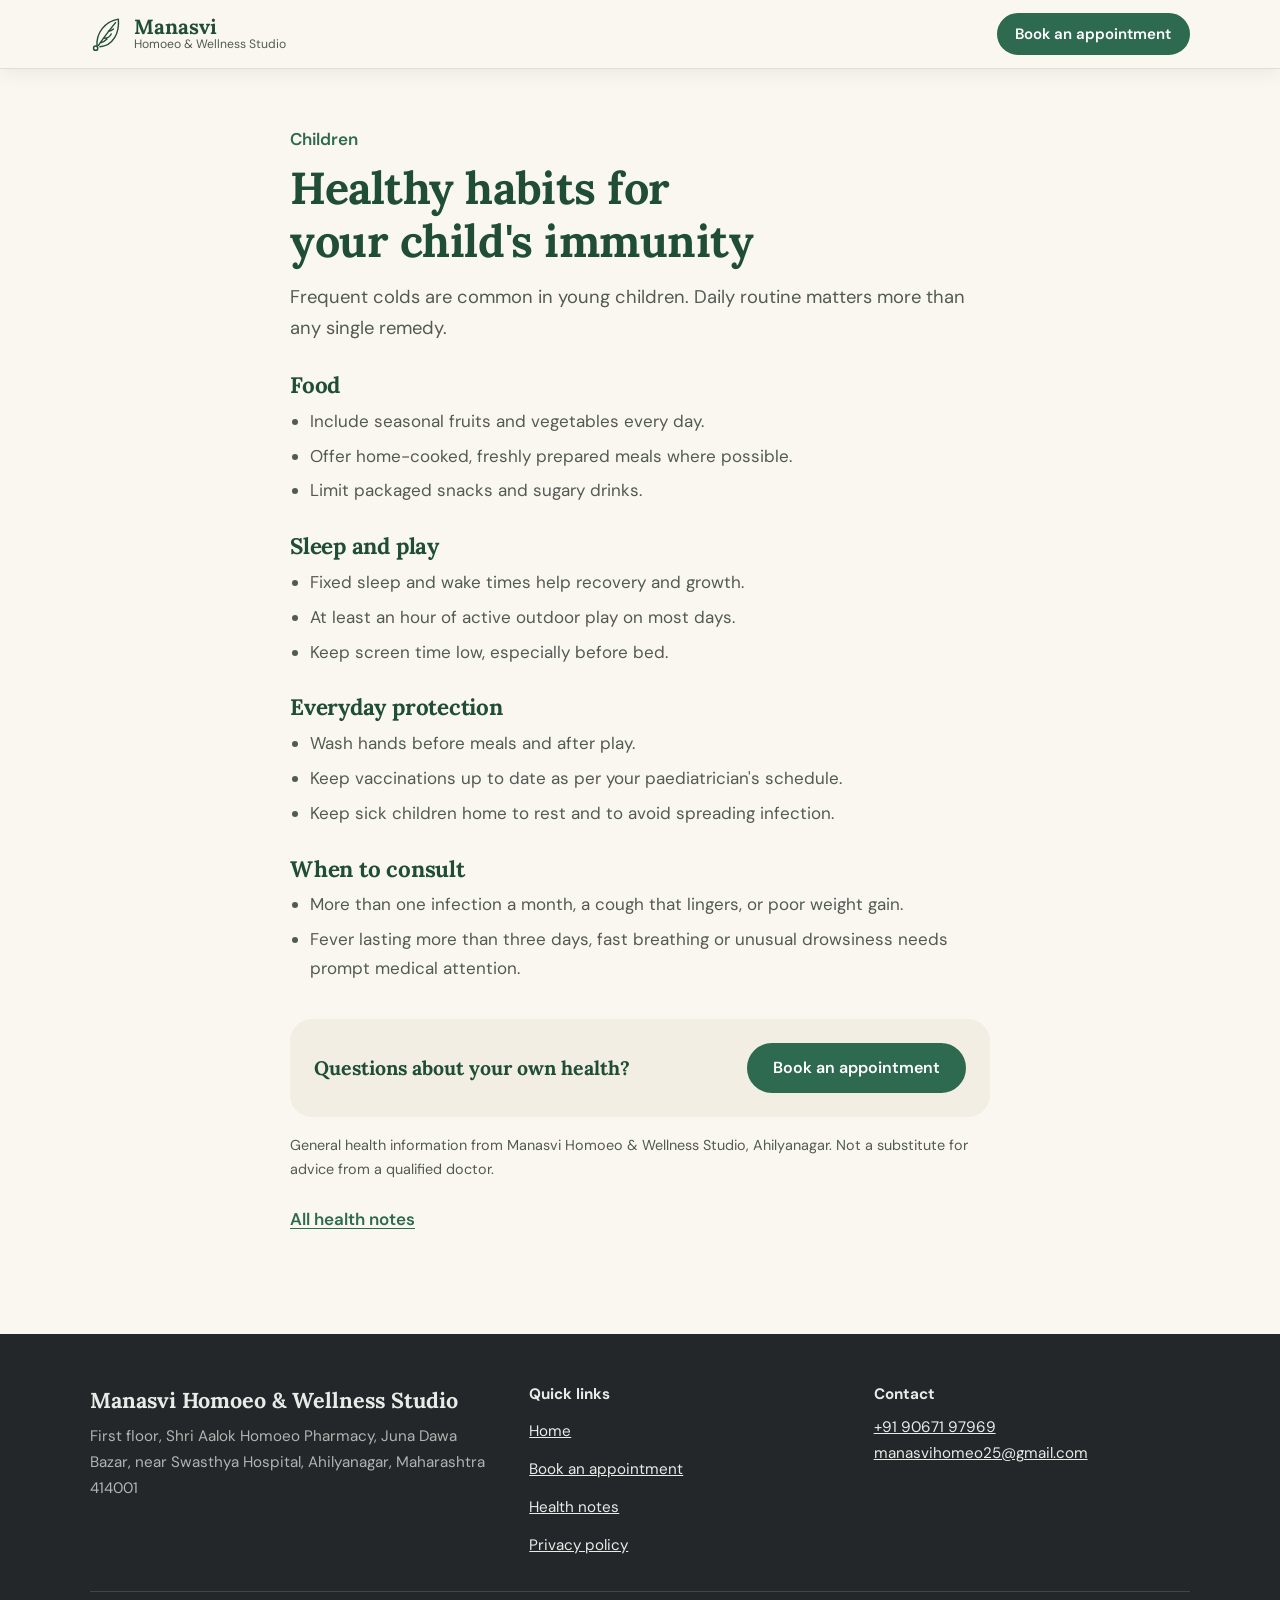
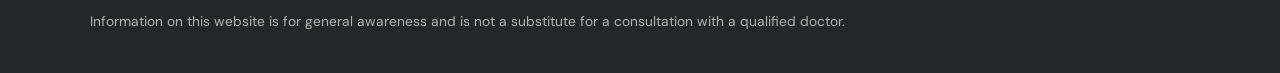
<file: blog/child-immunity-naturally.html>
<!DOCTYPE html>
<html lang="en">
<head>
<meta charset="utf-8">
<meta name="viewport" content="width=device-width,initial-scale=1,viewport-fit=cover">
<title>Healthy habits for your child&#x27;s immunity | Manasvi Homoeo &amp; Wellness Studio, Ahilyanagar</title>
<meta name="description" content="Frequent colds are common in young children. Daily routine matters more than any single remedy.">
<link rel="canonical" href="https://aalok.co.in/blog/child-immunity-naturally.html">
<meta property="og:title" content="Healthy habits for your child&#x27;s immunity | Manasvi Homoeo &amp; Wellness Studio, Ahilyanagar">
<meta property="og:description" content="Frequent colds are common in young children. Daily routine matters more than any single remedy.">
<meta property="og:image" content="https://aalok.co.in/images/manasvi-homoeo-ahilyanagar-share.png">
<meta name="theme-color" content="#FAF7F0">
<link rel="icon" href="data:image/svg+xml,%3Csvg xmlns='http://www.w3.org/2000/svg' viewBox='0 0 64 64'%3E%3Crect width='64' height='64' rx='16' fill='%231F4D36'/%3E%3Cpath d='M16 48C14 28 28 14 48 12c0 22-10 36-32 36z' fill='%23fff'/%3E%3C/svg%3E">
<link rel="preconnect" href="https://fonts.googleapis.com"><link rel="preconnect" href="https://fonts.gstatic.com" crossorigin>
<link href="https://fonts.googleapis.com/css2?family=DM+Sans:wght@400;500;600;700&family=Lora:wght@600;700&display=swap" rel="stylesheet">
<style>
/* Layout: a calm ivory page with white cards, forest-green actions and charcoal text; one task per band, contact actions always one tap away. */
:root{
  --bg:#FAF7F0; --bg-2:#F2EEE3; --surface:#FFFFFF; --surface-2:#F7F4EC;
  --ink:#262A27; --text:#525A54; --head:#1F4D36;
  --accent:#2D6A4F; --accent-ink:#FFFFFF; --accent-strong:#1F4D36; --accent-soft:#E4EEE6;
  --line:rgba(38,42,39,.12); --shadow:rgba(31,45,36,.07);
  --gold:#9A6B1F; --ok:#2F8F57; --danger:#A12A22; --danger-bg:#FBEAE7; --ok-bg:#E6F2EA;
  --footer-bg:#23272A; --footer-ink:#E8ECE9; --footer-dim:#AEB6B1;
  --wa:#25D366; --wa-ink:#05301A;
  --il-a:#E4EEE6; --il-b:#B7CDBE; --il-sun:#FFF9EA; --il-hill:#9DB9A6; --il-leaf:#1F4D36; --il-leaf2:#4F8466;
  --il-stem:#1F4D36; --il-bottle:#B9853F; --il-cap:#262A27; --il-label:#FFFDF6; --il-shine:rgba(255,255,255,.45); --il-dish:#FFFFFF; --il-pill:#FFFFFF;
  --g1:#8FBCD3; --g2:#6FAF7F; --g3:#D9B54F; --g4:#D3866A;
  --display:'Lora','Noto Serif Devanagari',Georgia,'Times New Roman',serif;
  --body:'DM Sans','Noto Sans Devanagari',system-ui,-apple-system,'Segoe UI',Roboto,Arial,sans-serif;
  --wrap:1140px; --hh:68px; --r-lg:22px; --r-md:16px; --r-sm:12px;
}
@media (prefers-color-scheme: dark){
  :root:not([data-theme="light"]){
    --bg:#131614; --bg-2:#181C19; --surface:#1E2320; --surface-2:#252B27;
    --ink:#ECEFEC; --text:#B3BCB6; --head:#9ED2B2;
    --accent:#7CC39A; --accent-ink:#0D1A12; --accent-strong:#A8DDBE; --accent-soft:#263A2E;
    --line:rgba(236,239,236,.12); --shadow:rgba(0,0,0,.35);
    --gold:#D7AE5B; --ok:#6CCB91; --danger:#F2A69F; --danger-bg:#3A1F1C; --ok-bg:#1F3326;
    --footer-bg:#0D0F0E; --footer-ink:#E3E8E4; --footer-dim:#9AA49E;
    --il-a:#243029; --il-b:#34483B; --il-sun:#3E3E30; --il-hill:#3F5A48; --il-leaf:#9ED2B2; --il-leaf2:#5E9274;
    --il-stem:#9ED2B2; --il-cap:#ECEFEC; --il-label:#F3EEDF; --il-shine:rgba(255,255,255,.3); --il-dish:#DCD6C4;
    color-scheme:dark;
  }
}
:root[data-theme="dark"]{
  --bg:#131614; --bg-2:#181C19; --surface:#1E2320; --surface-2:#252B27;
  --ink:#ECEFEC; --text:#B3BCB6; --head:#9ED2B2;
  --accent:#7CC39A; --accent-ink:#0D1A12; --accent-strong:#A8DDBE; --accent-soft:#263A2E;
  --line:rgba(236,239,236,.12); --shadow:rgba(0,0,0,.35);
  --gold:#D7AE5B; --ok:#6CCB91; --danger:#F2A69F; --danger-bg:#3A1F1C; --ok-bg:#1F3326;
  --footer-bg:#0D0F0E; --footer-ink:#E3E8E4; --footer-dim:#9AA49E;
  --il-a:#243029; --il-b:#34483B; --il-sun:#3E3E30; --il-hill:#3F5A48; --il-leaf:#9ED2B2; --il-leaf2:#5E9274;
  --il-stem:#9ED2B2; --il-cap:#ECEFEC; --il-label:#F3EEDF; --il-shine:rgba(255,255,255,.3); --il-dish:#DCD6C4;
  color-scheme:dark;
}

*{box-sizing:border-box;margin:0;padding:0}
html{scroll-behavior:smooth;scroll-padding-top:calc(var(--hh) + 16px);-webkit-text-size-adjust:100%}
body{font-family:var(--body);font-size:1.0625rem;line-height:1.7;color:var(--text);background:var(--bg);-webkit-font-smoothing:antialiased;overflow-x:hidden}
body::before{content:"";position:fixed;inset:0 0 auto;height:env(safe-area-inset-top,0px);z-index:300;background:var(--bg)}
img,svg{max-width:100%;display:block}
a{color:var(--accent)}
button{font:inherit;color:inherit;cursor:pointer;-webkit-tap-highlight-color:transparent}
h1,h2,h3{font-family:var(--display);font-weight:700;line-height:1.18;color:var(--head);letter-spacing:-.01em;text-wrap:balance}
html[lang="mr"] h1,html[lang="mr"] h2,html[lang="mr"] h3{line-height:1.42;letter-spacing:0}
html[lang="mr"] body{line-height:1.85}
.wrap{max-width:var(--wrap);margin-inline:auto;padding-left:max(20px,env(safe-area-inset-left,0px));padding-right:max(20px,env(safe-area-inset-right,0px))}
.skip{position:absolute;left:-999px;top:8px;background:var(--accent);color:var(--accent-ink);padding:10px 16px;border-radius:10px;z-index:400}
.skip:focus{left:8px}
:focus-visible{outline:3px solid var(--gold);outline-offset:3px;border-radius:8px}
.hidden{display:none!important}
.eyebrow{color:var(--accent);font-weight:600;font-size:.95rem;margin-bottom:8px}
.fine{font-size:.9rem;color:var(--text)}
.num{font-variant-numeric:tabular-nums}
.i{fill:none;stroke:currentColor;stroke-width:2;stroke-linecap:round;stroke-linejoin:round}

/* buttons */
.btn{display:inline-flex;align-items:center;justify-content:center;gap:.55em;min-height:50px;padding:.65em 1.5em;border-radius:999px;border:2px solid var(--accent);background:var(--accent);color:var(--accent-ink);font-weight:600;font-size:1rem;line-height:1.2;text-decoration:none;text-align:center;transition:background .15s,border-color .15s,color .15s}
.btn:hover{background:var(--accent-strong);border-color:var(--accent-strong)}
.btn.outline{background:transparent;color:var(--accent)}
.btn.outline:hover{background:var(--accent-soft)}
.btn.sm{min-height:42px;padding:.35em 1.1em;font-size:.94rem}
.btn svg{width:1.15em;height:1.15em;flex:none}
.btn.wa{background:var(--wa);border-color:var(--wa);color:var(--wa-ink)}
.btn.wa:hover{filter:brightness(.95)}
.btn[aria-busy="true"]{opacity:.75;pointer-events:none}
.spin{width:18px;height:18px;border-radius:50%;border:2.5px solid currentColor;border-right-color:transparent;animation:spin .8s linear infinite}
@keyframes spin{to{transform:rotate(360deg)}}
.textlink{display:inline-flex;align-items:center;gap:6px;min-height:44px;font-weight:600;color:var(--accent);text-decoration:underline;text-underline-offset:3px}
.textlink svg{width:18px;height:18px}
.linkbtn{background:none;border:0;color:var(--accent);font-weight:600;text-decoration:underline;text-underline-offset:3px;min-height:44px;padding:6px 0}
.icon-btn{display:inline-grid;place-items:center;width:44px;height:44px;border-radius:12px;border:1.5px solid var(--line);background:var(--surface);color:var(--accent)}
.icon-btn svg{width:18px;height:18px}

/* header */
.site{position:sticky;top:env(safe-area-inset-top,0px);z-index:200;background:var(--bg);border-bottom:1px solid transparent;transition:border-color .2s,box-shadow .2s}
.site.scrolled{border-color:var(--line);box-shadow:0 4px 18px var(--shadow)}
.bar{display:flex;align-items:center;gap:14px;height:var(--hh)}
.brand{display:flex;align-items:center;gap:10px;text-decoration:none;min-width:0;margin-right:auto;color:var(--head)}
.brand svg.logo{width:46px;height:40px;flex:none;color:#36703F}
.brand b{display:block;font-family:var(--display);font-size:1.28rem;font-weight:700;color:var(--head);line-height:1.05}
.brand small{display:block;font-size:.76rem;color:var(--text);line-height:1.25;white-space:nowrap}
.nav{display:flex;align-items:center;gap:22px}
.nav a.link{text-decoration:none;color:var(--ink);font-weight:500;font-size:.97rem}
.nav a.link:hover{color:var(--accent)}
.tools{display:flex;align-items:center;gap:8px}
.lang{min-height:42px;border:1.5px solid var(--line);background:var(--surface);color:var(--ink);border-radius:999px;padding:0 14px;font-weight:600;font-size:.92rem}
.lang:hover{border-color:var(--accent)}
.burger{display:none;width:44px;height:44px;border:1.5px solid var(--line);background:var(--surface);border-radius:12px}
.burger span{display:block;width:20px;height:2px;background:var(--ink);margin:4px auto;transition:.2s}
.burger[aria-expanded="true"] span:nth-child(1){transform:translateY(6px) rotate(45deg)}
.burger[aria-expanded="true"] span:nth-child(2){opacity:0}
.burger[aria-expanded="true"] span:nth-child(3){transform:translateY(-6px) rotate(-45deg)}

/* hero */
.hero{position:relative;overflow:hidden;padding-block:clamp(28px,5vw,72px) clamp(64px,8vw,104px)}
.blob{position:absolute;border-radius:50%;pointer-events:none;background:var(--accent-soft);opacity:.55;width:min(620px,130vw);aspect-ratio:1;right:-24%;top:-30%}
.hero-grid{position:relative;display:grid;grid-template-columns:1.12fr .88fr;gap:clamp(28px,5vw,72px);align-items:center}
.hero-copy{min-width:0}
.status{display:inline-flex;align-items:center;gap:9px;background:var(--surface);border:1px solid var(--line);border-radius:999px;padding:.35em 1em .35em .85em;font-weight:500;font-size:.93rem;color:var(--ink);margin-bottom:18px;max-width:100%}
.dot{width:10px;height:10px;border-radius:50%;background:var(--text);opacity:.55;flex:none}
.status[data-state="open"] .dot{background:var(--ok);opacity:1}
.status[data-state="break"] .dot{background:var(--gold);opacity:1}
.hero h1{font-size:clamp(2.4rem,7vw,4.2rem);margin-bottom:16px}
.hero .sub{font-size:1.12rem;max-width:34em;margin-bottom:24px}
.cta{display:flex;gap:12px;flex-wrap:wrap;align-items:center}
.hero-links{display:flex;flex-wrap:wrap;gap:4px 22px;margin-top:10px}
.next{margin-top:20px;display:flex;align-items:center;justify-content:space-between;gap:12px;flex-wrap:wrap;background:var(--surface);border:1px solid var(--line);border-radius:var(--r-md);padding:12px 12px 12px 18px;max-width:520px}
.next .lbl{display:block;font-size:.85rem;color:var(--text)}
.next b{display:block;color:var(--ink);font-size:1.05rem}
.hero-art{position:relative;max-width:410px;width:100%;margin-left:auto}
.hero-art svg{width:100%;height:auto}
.il-a{stop-color:var(--il-a)}.il-b{stop-color:var(--il-b)}
.il-sun{fill:var(--il-sun)}.il-hill{fill:var(--il-hill)}.il-leaf{fill:var(--il-leaf)}.il-leaf2{fill:var(--il-leaf2)}
.il-stem{fill:none;stroke:var(--il-stem);stroke-width:3;stroke-linecap:round}
.il-bottle{fill:var(--il-bottle)}.il-cap{fill:var(--il-cap)}.il-label{fill:var(--il-label)}.il-shine{fill:var(--il-shine)}
.il-line{stroke:var(--il-bottle);stroke-width:2.5;stroke-linecap:round;opacity:.7}
.il-dish{fill:var(--il-dish)}.il-pill{fill:var(--il-pill)}
.rise{animation:rise .6s ease-out both}
@keyframes rise{from{opacity:.001;transform:translateY(12px)}to{opacity:1;transform:none}}

/* info strip */
.strip-band{position:relative;z-index:2;margin-top:-40px}
.strip{display:grid;grid-template-columns:repeat(3,1fr);gap:14px}
.tile{display:flex;align-items:flex-start;gap:14px;background:var(--surface);border:1px solid var(--line);border-radius:var(--r-md);padding:18px;text-decoration:none;color:var(--text);box-shadow:0 10px 26px var(--shadow);min-width:0}
.tile:hover{border-color:var(--accent)}
.tile .ic{width:42px;height:42px;border-radius:50%;background:var(--accent-soft);color:var(--accent);display:grid;place-items:center;flex:none}
.tile .ic svg{width:21px;height:21px}
.tile > span{min-width:0}
.tile b{display:block;color:var(--ink);font-size:1rem;line-height:1.35}
.tile span span{display:block;font-size:.9rem;line-height:1.45}

/* sections */
section.band{padding-block:clamp(56px,8vw,96px)}
.band.alt{background:var(--bg-2)}
.head{max-width:680px;margin-bottom:clamp(22px,4vw,38px)}
.head h2{font-size:clamp(1.8rem,4.8vw,2.7rem);margin-bottom:10px}
.head p{font-size:1.05rem}
.card{background:var(--surface);border:1px solid var(--line);border-radius:var(--r-lg);padding:clamp(20px,4vw,32px)}

/* services */
.keyfacts{display:flex;flex-wrap:wrap;gap:8px;margin-top:16px}
.keyfacts span{background:var(--surface);border:1px solid var(--line);border-radius:999px;padding:.3em .95em;font-size:.92rem;color:var(--ink);font-weight:500}
.three{display:grid;grid-template-columns:repeat(3,1fr);gap:16px}
.therapy{display:grid;gap:10px;align-content:start}
.therapy .ic{width:52px;height:52px;border-radius:14px;background:var(--accent-soft);color:var(--accent);display:grid;place-items:center}
.therapy .ic svg{width:28px;height:28px;fill:none;stroke:currentColor;stroke-width:1.8;stroke-linecap:round;stroke-linejoin:round}
.therapy h3{font-size:1.3rem}
.therapy ul{list-style:none;display:grid;gap:6px;font-size:.95rem}
.therapy li{display:flex;gap:8px}
.therapy li::before{content:"";width:6px;height:6px;border-radius:50%;background:var(--accent);margin-top:.65em;flex:none}

/* conditions */
.cgrid{display:grid;grid-template-columns:repeat(6,1fr);gap:12px;margin-bottom:16px}
.cc{display:flex;flex-direction:column;align-items:center;justify-content:center;gap:9px;text-align:center;padding:16px 8px;min-height:116px;background:var(--surface);border:1.5px solid var(--line);border-radius:var(--r-md);color:var(--ink);font-weight:500;font-size:.95rem;line-height:1.25;transition:background .15s,border-color .15s,color .15s}
.cc:hover{border-color:var(--accent)}
.cc .ic{width:46px;height:46px;border-radius:50%;background:var(--accent-soft);color:var(--accent);display:grid;place-items:center}
.cc .ic svg{width:25px;height:25px;fill:none;stroke:currentColor;stroke-width:2;stroke-linecap:round;stroke-linejoin:round}
.cc[aria-selected="true"]{background:var(--accent);border-color:var(--accent);color:var(--accent-ink)}
.cc[aria-selected="true"] .ic{background:var(--surface);color:var(--accent)}
.panel{display:grid;grid-template-columns:1.35fr 1fr;gap:clamp(18px,4vw,40px);align-items:start}
.panel.swap>*{animation:rise .3s ease-out}
.panel h3{font-size:clamp(1.45rem,3.6vw,1.9rem);margin-bottom:8px}
.chips{display:flex;flex-wrap:wrap;gap:8px;margin-top:14px}
.chip{min-height:42px;background:var(--surface-2);color:var(--ink);border:1.5px solid var(--line);border-radius:999px;padding:.3em 1em;font-size:.95rem;font-weight:500;display:inline-flex;align-items:center;gap:6px}
.chip:hover{border-color:var(--accent)}
.chip[aria-pressed="true"]{background:var(--accent-soft);border-color:var(--accent);color:var(--head)}
.chip[aria-pressed="true"]::before{content:"✓";font-weight:700;color:var(--accent)}
.panel .side{background:var(--surface-2);border-radius:var(--r-md);padding:20px;display:grid;gap:12px}
.panel .side p{font-size:.95rem}
.picked{font-weight:600;color:var(--ink)}

/* doctor */
.about-grid{display:grid;grid-template-columns:.8fr 1.2fr;gap:clamp(24px,5vw,64px);align-items:center}
.photo{position:relative;aspect-ratio:4/5;max-width:340px;width:100%;border-radius:180px 180px var(--r-lg) var(--r-lg);overflow:hidden;background:linear-gradient(170deg,var(--il-a),var(--il-b));display:grid;place-items:center}
.photo .mono{font-family:var(--display);font-size:clamp(3.4rem,10vw,4.6rem);color:var(--surface);font-weight:700}
.photo img{position:absolute;inset:0;width:100%;height:100%;object-fit:cover}
.about-copy{min-width:0}
.about-copy h2{font-size:clamp(1.8rem,4.8vw,2.7rem);margin-bottom:4px}
.cred{color:var(--accent);font-weight:600;margin-bottom:14px}
.about-copy p{max-width:38em;margin-bottom:12px}
.facts{display:grid;grid-template-columns:repeat(2,1fr);gap:10px;margin-top:18px}
.facts div{background:var(--surface);border:1px solid var(--line);border-radius:var(--r-sm);padding:12px 14px}
.facts dt{font-size:.82rem;color:var(--text)}
.facts dd{font-weight:600;color:var(--ink);line-height:1.4}

/* steps */
.steps{list-style:none;counter-reset:s;display:grid;grid-template-columns:repeat(4,1fr);gap:14px}
.steps li{position:relative;background:var(--surface);border:1px solid var(--line);border-radius:var(--r-md);padding:64px 20px 22px}
.steps li::before{counter-increment:s;content:counter(s);position:absolute;left:20px;top:20px;width:32px;height:32px;border-radius:50%;background:var(--accent);color:var(--accent-ink);display:grid;place-items:center;font-family:var(--display);font-weight:700}
.steps h3{font-size:1.15rem;margin-bottom:4px}
.steps p{font-size:.97rem}

/* booking */
.bk{max-width:880px}
.bk-step{display:grid;gap:12px;padding-bottom:22px;border-bottom:1px solid var(--line);margin-bottom:20px}
.bk-step h3{font-size:1.12rem;display:flex;align-items:center;gap:10px}
.bk-step h3 .n{width:28px;height:28px;border-radius:50%;background:var(--accent-soft);color:var(--accent);display:grid;place-items:center;font-size:.9rem;font-family:var(--body);font-weight:700}
.days{display:flex;gap:8px;overflow-x:auto;padding:4px 2px 8px;scroll-snap-type:x mandatory}
.day{flex:none;scroll-snap-align:start;width:70px;min-height:80px;border:1.5px solid var(--line);background:var(--surface);border-radius:var(--r-sm);display:grid;place-items:center;align-content:center;line-height:1.2;color:var(--ink)}
.day small{font-size:.76rem;color:var(--text)}
.day b{font-size:1.3rem;font-family:var(--display)}
.day:hover:not(:disabled){border-color:var(--accent)}
.day[aria-pressed="true"]{background:var(--accent);border-color:var(--accent);color:var(--accent-ink)}
.day[aria-pressed="true"] small{color:var(--accent-ink)}
.day:disabled{opacity:.45;cursor:not-allowed;background:var(--surface-2)}
.slot-group{display:grid;gap:8px}
.slot-group .lbl{font-size:.88rem;color:var(--text);font-weight:500}
.slots{display:flex;flex-wrap:wrap;gap:8px}
.slot{min-height:44px;min-width:92px;border:1.5px solid var(--accent);background:var(--surface);color:var(--head);border-radius:999px;padding:.3em 1em;font-weight:600;font-size:.95rem}
.slot:hover{background:var(--accent-soft)}
.slot[aria-pressed="true"]{background:var(--accent);color:var(--accent-ink)}
.slotmsg{color:var(--text);font-size:.95rem}
.seg{display:flex;flex-wrap:wrap;gap:8px}
.seg button{min-height:44px;border:1.5px solid var(--line);background:var(--surface);border-radius:999px;padding:.3em 1.1em;font-weight:500;color:var(--ink)}
.seg button[aria-checked="true"]{background:var(--accent-soft);border-color:var(--accent);color:var(--head)}
.row{display:grid;grid-template-columns:1fr 1fr;gap:14px}
.field{display:grid;gap:6px;min-width:0}
label,.label{font-weight:600;font-size:.95rem;color:var(--ink)}
.opt,.hint{font-weight:400;color:var(--text)}
.hint{font-size:.86rem}
input,select,textarea{width:100%;font:inherit;font-size:1rem;min-height:50px;padding:.65em .95em;border:1.5px solid var(--line);border-radius:var(--r-sm);background:var(--surface);color:var(--ink)}
textarea{min-height:90px;resize:vertical}
input::placeholder,textarea::placeholder{color:var(--text);opacity:.65}
input:focus,select:focus,textarea:focus{outline:3px solid var(--accent-soft);border-color:var(--accent)}
input[aria-invalid="true"]{border-color:var(--danger)}
.err{background:var(--danger-bg);color:var(--danger);border-radius:var(--r-sm);padding:12px 16px;font-weight:500}
.okmsg{background:var(--ok-bg);color:var(--ink);border-radius:var(--r-sm);padding:14px 16px;font-weight:500;border-left:4px solid var(--ok)}
.submit-row{display:flex;flex-wrap:wrap;align-items:center;gap:14px}
.done{display:grid;gap:16px}
.done h3{font-size:1.4rem}
.sum{display:grid;background:var(--surface-2);border-radius:var(--r-md);padding:6px 18px}
.sum div{display:flex;justify-content:space-between;gap:14px;padding:9px 0;border-bottom:1px solid var(--line)}
.sum div:last-child{border-bottom:0}
.sum span{color:var(--text)}
.sum b{color:var(--ink);text-align:right;word-break:break-word}
.actions{display:grid;grid-template-columns:1fr 1fr;gap:10px}
.actions .btn{width:100%}
.actions .wide{grid-column:1/-1}
.calbox{display:grid;gap:12px;margin-bottom:22px;padding:18px;border-radius:var(--r-md);background:var(--accent-soft)}

/* pharmacy */
.pharm{display:grid;grid-template-columns:auto 1fr auto;gap:18px 22px;align-items:center}
.pharm .ic{width:60px;height:60px;border-radius:16px;background:var(--accent-soft);color:var(--accent);display:grid;place-items:center}
.pharm .ic svg{width:30px;height:30px}
.pharm h3{font-size:1.35rem;margin-bottom:4px}

/* tools */
.tabs{display:flex;gap:4px;background:var(--surface-2);border-radius:999px;padding:5px;margin-bottom:20px;overflow-x:auto}
.tabs button{flex:1;min-height:44px;border:0;background:transparent;border-radius:999px;font-weight:600;color:var(--ink);white-space:nowrap;padding:0 14px}
.tabs button[aria-selected="true"]{background:var(--accent);color:var(--accent-ink)}
.tool-grid{display:grid;grid-template-columns:1fr 1fr;gap:clamp(16px,4vw,36px);align-items:start}
.pane form{display:grid;gap:14px}
.result{background:var(--surface-2);border-radius:var(--r-md);padding:20px;min-height:150px;display:grid;gap:8px;align-content:start}
.result .big{font-family:var(--display);font-size:2.2rem;font-weight:700;color:var(--head);line-height:1}
.result .what{font-weight:600;color:var(--ink)}
.example{justify-self:start;font-size:.78rem;font-weight:600;color:var(--gold);border:1px solid var(--gold);border-radius:999px;padding:1px 10px}
.gauge{position:relative;height:12px;border-radius:999px;margin:12px 4px 4px;background:linear-gradient(90deg,var(--g1) 0 17%,var(--g2) 17% 35%,var(--g3) 35% 42%,var(--g4) 42% 100%)}
.gauge i{position:absolute;top:-6px;width:6px;height:24px;margin-left:-3px;background:var(--ink);border:2px solid var(--surface);border-radius:4px;transition:left .4s ease}
.scale{display:flex;justify-content:space-between;font-size:.8rem;color:var(--text)}
.dates{list-style:none;display:grid;gap:8px}
.dates li{display:flex;justify-content:space-between;gap:10px;background:var(--surface);border-radius:var(--r-sm);padding:10px 14px;color:var(--ink)}
.dates li b{color:var(--head)}
.tipcard{display:grid;gap:14px;margin-top:18px;background:var(--accent-strong);color:var(--accent-ink);border-radius:var(--r-lg);padding:clamp(20px,4vw,32px)}
.tipcard .eyebrow{color:var(--accent-ink);opacity:.85;margin:0}
.tip-text{font-family:var(--display);font-size:clamp(1.25rem,3.2vw,1.7rem);line-height:1.4;font-weight:600;max-width:32em}
.tip-text.swap{animation:rise .3s ease-out}
.tip-foot{display:flex;flex-wrap:wrap;justify-content:space-between;align-items:center;gap:12px}
.chip-tag{font-size:.82rem;font-weight:600;border:1px solid currentColor;border-radius:999px;padding:0 10px;opacity:.85}
.tip-btns{display:flex;gap:10px;flex-wrap:wrap}
.tipcard .btn{background:var(--accent-ink);color:var(--accent-strong);border-color:var(--accent-ink)}
.tipcard .btn.outline{background:transparent;color:var(--accent-ink)}

/* blog */
.filters{display:flex;gap:8px;overflow-x:auto;padding:2px 2px 10px;margin-bottom:10px;scrollbar-width:none}
.filters::-webkit-scrollbar{display:none}
.filters button{flex:none;min-height:42px;border:1.5px solid var(--line);background:var(--surface);border-radius:999px;padding:.3em 1.1em;font-weight:500;color:var(--ink)}
.filters button[aria-pressed="true"]{background:var(--accent);border-color:var(--accent);color:var(--accent-ink)}
.posts{list-style:none;display:grid;grid-template-columns:repeat(3,1fr);gap:14px}
.posts a{display:flex;flex-direction:column;height:100%;gap:8px;background:var(--surface);border:1px solid var(--line);border-radius:var(--r-md);padding:22px;text-decoration:none;color:var(--text)}
.posts a:hover{border-color:var(--accent)}
.posts .c{align-self:flex-start;background:var(--accent-soft);color:var(--head);border-radius:999px;padding:.1em .85em;font-size:.84rem;font-weight:600}
.posts .t{font-family:var(--display);font-weight:700;font-size:1.18rem;line-height:1.3;color:var(--head)}
.posts .d{font-size:.96rem}
.posts .m{margin-top:auto;padding-top:6px;color:var(--accent);font-weight:600;font-size:.9rem}

/* feedback */
.fb-grid{display:grid;grid-template-columns:1fr 1fr;gap:clamp(18px,4vw,44px);align-items:start}
.fb-note{display:grid;gap:12px;align-content:start;min-width:0}
.fb-note h2{font-size:clamp(1.8rem,4.8vw,2.7rem)}
.quote{font-family:var(--display);font-size:clamp(1.25rem,3vw,1.7rem);line-height:1.4;color:var(--ink)}
.quote-by{color:var(--accent);font-weight:600}
.ctrl{display:flex;gap:10px}
.stars{display:flex;gap:6px}
.stars button{width:44px;height:44px;border:1.5px solid var(--line);background:var(--surface);border-radius:12px;color:var(--text);display:grid;place-items:center}
.stars button svg{width:22px;height:22px}
.stars button.on{color:var(--gold);border-color:var(--gold)}
.stars button.on svg{fill:var(--gold)}

/* faq */
.faq-list{max-width:820px;display:grid;gap:10px}
details{background:var(--surface);border:1px solid var(--line);border-radius:var(--r-md);padding:0 20px}
summary{list-style:none;cursor:pointer;display:flex;justify-content:space-between;gap:14px;align-items:center;min-height:60px;padding:10px 0;font-weight:600;color:var(--ink)}
summary::-webkit-details-marker{display:none}
summary::after{content:"+";flex:none;width:30px;height:30px;border-radius:50%;background:var(--accent-soft);color:var(--accent);display:grid;place-items:center;font-size:1.25rem;line-height:1;transition:transform .2s}
details[open] summary::after{transform:rotate(45deg)}
details p{padding:0 0 18px;max-width:62ch}

/* contact */
.contact-grid{display:grid;grid-template-columns:1fr 1fr;gap:clamp(18px,4vw,40px);align-items:start}
.contact-grid > *{min-width:0}
.c-list{display:grid;gap:14px}
.c-row{display:flex;gap:12px;align-items:flex-start}
.c-row .ic{width:40px;height:40px;border-radius:50%;background:var(--accent-soft);color:var(--accent);display:grid;place-items:center;flex:none}
.c-row .ic svg{width:19px;height:19px}
.c-row > div{min-width:0;flex:1}
.c-row b{display:block;color:var(--ink)}
.c-row .val{display:flex;align-items:center;gap:8px;flex-wrap:wrap;word-break:break-word}
.c-row .val a{font-weight:600}
.hours{width:100%;border-collapse:collapse;font-variant-numeric:tabular-nums}
.hours td{padding:9px 0;border-bottom:1px solid var(--line);font-size:.96rem}
.hours td:last-child{text-align:right}
.hours tr.today td{font-weight:700;color:var(--ink)}
.mapbox{display:grid;gap:14px}
.mapframe{width:100%;aspect-ratio:4/3;max-width:100%;border:0;border-radius:var(--r-md);background:var(--surface-2)}
.addr-card{background:var(--surface-2);border-radius:var(--r-md);padding:18px;display:grid;gap:6px}
.addr-card b{color:var(--ink);font-size:1.05rem}
.map-actions{display:grid;grid-template-columns:1fr 1fr;gap:10px}

/* footer */
footer{background:var(--footer-bg);color:var(--footer-ink);padding-block:48px 40px;font-size:.95rem}
.f-grid{display:grid;grid-template-columns:1.3fr 1fr 1fr;gap:28px}
footer b{color:var(--footer-ink);display:block;margin-bottom:8px}
footer a{color:var(--footer-ink)}
footer ul{list-style:none;display:grid;gap:4px}
footer li a{display:inline-block;padding:4px 0}
footer .dim{color:var(--footer-dim)}
.f-brand{font-family:var(--display);font-size:1.35rem;font-weight:700;margin-bottom:6px}
.f-bottom{margin-top:28px;padding-top:18px;border-top:1px solid rgba(255,255,255,.14);display:grid;gap:8px;font-size:.86rem;color:var(--footer-dim)}

/* chat sheet */
.fab{position:fixed;right:calc(20px + env(safe-area-inset-right,0px));bottom:calc(20px + env(safe-area-inset-bottom,0px));z-index:150;display:flex;align-items:center;gap:8px;background:var(--wa);color:var(--wa-ink);border:0;border-radius:999px;padding:.75em 1.2em;font-weight:700;box-shadow:0 10px 24px var(--shadow)}
.fab svg{width:20px;height:20px}
.fab{opacity:0;visibility:hidden;transform:translateY(8px);transition:opacity .2s,transform .2s,visibility .2s}
.fab.show{opacity:1;visibility:visible;transform:none}
.sheet-back{position:fixed;inset:0;z-index:450;background:rgba(10,14,12,.45);opacity:0;visibility:hidden;transition:.2s}
.sheet-back.open{opacity:1;visibility:visible}
.sheet{position:fixed;left:0;right:0;bottom:0;z-index:460;background:var(--surface);border-radius:22px 22px 0 0;max-width:520px;margin-inline:auto;padding:16px max(20px,env(safe-area-inset-right,0px)) calc(22px + env(safe-area-inset-bottom,0px)) max(20px,env(safe-area-inset-left,0px));transform:translateY(105%);visibility:hidden;transition:transform .25s ease,visibility .25s;box-shadow:0 -10px 40px var(--shadow)}
.sheet.open{transform:none;visibility:visible}
.sheet .grab{width:44px;height:5px;border-radius:9px;background:var(--line);margin:0 auto 12px}
.sheet-head{display:flex;justify-content:space-between;align-items:center;gap:10px;margin-bottom:6px}
.sheet h3{font-size:1.25rem}
.sheet .who{font-size:.92rem;margin-bottom:12px}
.qlist{display:grid;gap:8px}
.q{display:flex;align-items:center;justify-content:space-between;gap:12px;min-height:50px;padding:10px 16px;border:1.5px solid var(--line);border-radius:var(--r-sm);text-decoration:none;color:var(--ink);font-weight:500;background:var(--surface)}
.q:hover{border-color:var(--accent)}
.q svg{width:18px;height:18px;color:var(--accent);flex:none}

/* reader (articles + privacy) */
.reader{position:fixed;inset:0;z-index:500;background:var(--bg);overflow-y:auto;overscroll-behavior:contain;transform:translateY(100%);visibility:hidden;transition:transform .3s ease,visibility .3s;padding-top:env(safe-area-inset-top,0px)}
.reader.open{transform:none;visibility:visible}
.reader .top{position:sticky;top:0;z-index:2;background:var(--bg);border-bottom:1px solid var(--line)}
.reader .top .wrap{display:flex;align-items:center;min-height:60px}
.reader .rbar{position:absolute;left:0;bottom:-1px;height:3px;width:0;background:var(--accent)}
.site .bar > .btn{flex:none}
.post{max-width:700px;margin:0 auto;padding-block:clamp(28px,6vw,56px) 80px}
.post .c{color:var(--accent);font-weight:600}
.post h1{font-size:clamp(1.9rem,6vw,2.8rem);margin:8px 0 14px}
.post .lead{font-size:1.15rem;margin-bottom:16px}
.post h2{font-size:1.4rem;margin:28px 0 8px}
.post p{margin-bottom:12px}
.post ul{padding-left:1.2em;display:grid;gap:6px;margin-bottom:12px}
.cta-box{margin-top:36px;background:var(--bg-2);border-radius:var(--r-lg);padding:24px;display:flex;gap:16px;flex-wrap:wrap;align-items:center;justify-content:space-between}
.cta-box p{margin:0;font-family:var(--display);font-weight:700;font-size:1.22rem;color:var(--head);max-width:20em;line-height:1.3}
.prog{position:fixed;left:0;top:0;height:3px;background:var(--accent);width:0;z-index:300}

/* mobile bar, toast */
.mbar{display:none}
.toast{position:fixed;left:50%;bottom:calc(96px + env(safe-area-inset-bottom,0px));transform:translate(-50%,16px);background:var(--ink);color:var(--bg);padding:10px 18px;border-radius:999px;font-weight:600;font-size:.95rem;opacity:0;pointer-events:none;transition:.2s;z-index:600;max-width:90vw;text-align:center}
.toast.show{opacity:1;transform:translate(-50%,0)}

@media (max-width:1060px){
  .burger{display:block}
  .nav{position:fixed;left:0;right:0;top:calc(var(--hh) + env(safe-area-inset-top,0px));bottom:0;background:var(--bg);flex-direction:column;align-items:stretch;gap:0;padding:6px max(20px,env(safe-area-inset-right,0px)) 40px max(20px,env(safe-area-inset-left,0px));overflow-y:auto;visibility:hidden;opacity:0;transition:opacity .2s,visibility .2s}
  .nav.open{visibility:visible;opacity:1}
  .nav a.link{font-family:var(--display);font-weight:600;font-size:1.3rem;padding:14px 0;border-bottom:1px solid var(--line);color:var(--head)}
  .nav .btn{margin-top:20px}
  .cgrid{grid-template-columns:repeat(3,1fr)}
  .posts{grid-template-columns:repeat(2,1fr)}
}
@media (max-width:860px){
  .hero-grid,.panel,.about-grid,.tool-grid,.fb-grid,.contact-grid{grid-template-columns:1fr}
  .hero-art{max-width:280px;margin:0 auto}
  .strip{grid-template-columns:1fr;gap:10px}
  .strip-band{margin-top:-36px}
  .three{grid-template-columns:1fr}
  .steps{grid-template-columns:1fr 1fr}
  .photo{max-width:260px;margin:0 auto}
  .pharm{grid-template-columns:auto 1fr}
  .pharm .btn{grid-column:1/-1}
  .f-grid{grid-template-columns:1fr 1fr}
  .f-grid > :first-child{grid-column:1/-1}
  .fab{display:none}
  .mbar{display:flex;position:fixed;left:0;right:0;bottom:0;z-index:190;background:var(--surface);border-top:1px solid var(--line);box-shadow:0 -6px 20px var(--shadow);padding:8px max(12px,env(safe-area-inset-right,0px)) calc(8px + env(safe-area-inset-bottom,0px)) max(12px,env(safe-area-inset-left,0px));gap:8px}
  .mbar a,.mbar button{flex:1;display:flex;align-items:center;justify-content:center;gap:6px;min-height:48px;border-radius:14px;font-weight:700;font-size:.95rem;text-decoration:none;color:var(--head);background:var(--surface-2);border:0}
  .mbar svg{width:18px;height:18px}
  .mbar .go{background:var(--accent);color:var(--accent-ink)}
  body{padding-bottom:calc(72px + env(safe-area-inset-bottom,0px))}
}
@media (max-width:560px){
  .cgrid{grid-template-columns:repeat(2,1fr)}
  .posts{grid-template-columns:1fr}
  .steps{grid-template-columns:1fr}
  .row,.actions,.map-actions{grid-template-columns:1fr}
  .cta .btn{flex:1 1 100%}
  .facts{grid-template-columns:1fr}
  .brand small{font-size:.72rem}
  .hero .sub{font-size:1.05rem}
  .next .btn{width:100%}
  .f-grid{grid-template-columns:1fr}
}
@media (prefers-reduced-motion:reduce){
  *,*::before,*::after{animation:none!important;transition:none!important;scroll-behavior:auto!important}
}

/* pharmacy hours + clinic gallery */
.ph-hours{margin-top:8px;color:var(--ink)}
.ph-hours b{color:var(--head);margin-right:6px}
.gallery-wrap{margin-top:clamp(28px,5vw,44px)}
.g-title{font-size:clamp(1.5rem,4vw,2.1rem);margin-bottom:16px}
.gallery{display:grid;grid-template-columns:repeat(3,1fr);gap:12px}
.gallery figure{margin:0;border-radius:var(--r-md);overflow:hidden;background:var(--surface-2);aspect-ratio:4/3;max-width:100%}
.gallery img{width:100%;height:100%;object-fit:cover}
@media (max-width:560px){.gallery{grid-template-columns:1fr 1fr}}

/* media: patient stories, gallery, viewer */
.stories{margin-bottom:clamp(32px,6vw,56px);display:grid;gap:10px}
.stories h2{font-size:clamp(1.8rem,4.8vw,2.7rem)}
.mrow{display:flex;gap:12px;overflow-x:auto;scroll-snap-type:x mandatory;padding:4px 2px 12px;margin-top:6px}
.mrow .mcard{flex:0 0 clamp(190px,44vw,250px);scroll-snap-align:start}
.mcard{display:grid;gap:8px;align-content:start;text-align:left;background:var(--surface);border:1px solid var(--line);border-radius:var(--r-md);padding:8px;color:var(--ink);min-width:0}
.mcard:hover{border-color:var(--accent)}
.mthumb{position:relative;display:block;aspect-ratio:4/5;max-width:100%;border-radius:12px;overflow:hidden;background:var(--surface-2)}
.mgrid .mthumb{aspect-ratio:4/3}
.mthumb img,.mthumb video{width:100%;height:100%;object-fit:cover;display:block;pointer-events:none}
.play{position:absolute;left:50%;top:50%;width:56px;height:56px;margin:-28px 0 0 -28px;border-radius:50%;background:var(--accent);box-shadow:0 6px 18px var(--shadow)}
.play::after{content:"";position:absolute;left:22px;top:17px;border-left:16px solid var(--accent-ink);border-top:11px solid transparent;border-bottom:11px solid transparent}
.mcap{font-size:.9rem;line-height:1.4;padding:0 4px 4px;color:var(--text)}
.gal{margin-top:clamp(36px,6vw,64px)}
.mgrid{display:grid;grid-template-columns:repeat(auto-fill,minmax(220px,1fr));gap:12px}
@media (max-width:560px){.mgrid{grid-template-columns:1fr 1fr}}
.lightbox{position:fixed;inset:0;z-index:520;background:var(--footer-bg);display:grid;grid-template-rows:auto 1fr auto;opacity:0;visibility:hidden;transition:opacity .2s,visibility .2s;padding:env(safe-area-inset-top,0px) max(12px,env(safe-area-inset-right,0px)) env(safe-area-inset-bottom,0px) max(12px,env(safe-area-inset-left,0px))}
.lightbox.open{opacity:1;visibility:visible}
.lb-top{display:flex;justify-content:space-between;align-items:center;color:var(--footer-ink);padding:10px 4px;font-weight:600}
.lb-close,.lb-nav{display:grid;place-items:center;width:48px;height:48px;border-radius:50%;border:1px solid rgba(255,255,255,.25);background:transparent;color:var(--footer-ink);font-size:1.7rem;line-height:1}
.lb-media{position:relative;min-height:0;display:grid;place-items:center}
.lb-inner{display:grid;place-items:center;gap:12px;width:100%;height:100%;min-height:0}
.lb-inner img,.lb-inner video{max-width:100%;max-height:calc(100vh - 170px);object-fit:contain;border-radius:8px}
.lb-inner iframe{width:min(100%,960px);aspect-ratio:16/9;max-width:100%;border:0;border-radius:8px}
.lb-yt{color:var(--footer-ink);font-weight:600}
.lb-nav{position:absolute;top:50%;transform:translateY(-50%)}
.lb-prev{left:0}.lb-next{right:0}
.lb-cap{color:var(--footer-ink);text-align:center;padding:10px 8px 16px;min-height:1.5em}
#galTabs{justify-content:flex-start;max-width:max-content}
#galTabs button{flex:0 0 auto}
.mthumb video{background:var(--accent-soft)}

/* ---------- screen-reader text, language select ---------- */
.sr{position:absolute!important;width:1px;height:1px;padding:0;margin:-1px;overflow:hidden;clip:rect(0 0 0 0);white-space:nowrap;border:0}
select.lang{appearance:none;-webkit-appearance:none;cursor:pointer;padding:0 32px 0 14px;font-family:inherit;
  background:var(--surface) url("data:image/svg+xml,%3Csvg xmlns='http://www.w3.org/2000/svg' width='12' height='8' viewBox='0 0 12 8'%3E%3Cpath d='M1 1.5l5 5 5-5' fill='none' stroke='%232D6A4F' stroke-width='1.8' stroke-linecap='round'/%3E%3C/svg%3E") no-repeat right 12px center}
html[lang="hi"] h1,html[lang="hi"] h2,html[lang="hi"] h3{line-height:1.42;letter-spacing:0}
html[lang="hi"] body{line-height:1.85}

/* ---------- homoeopathy medicine note ---------- */
.mininote{margin-top:14px;font-size:.92rem}
.mininote a{color:var(--accent);font-weight:600;text-underline-offset:3px}
.medrule{display:flex;gap:16px;align-items:flex-start;background:var(--surface);border:1.5px solid var(--gold);border-left-width:6px;border-radius:var(--r-md);padding:18px 20px;margin-bottom:22px;scroll-margin-top:96px}
.medrule .ic{flex:none;width:46px;height:46px;border-radius:50%;display:grid;place-items:center;background:color-mix(in srgb,var(--gold) 14%,transparent);color:var(--gold)}
.medrule h3{font-size:1.12rem;margin-bottom:6px}
.medrule ul{margin:0;padding-left:1.1em;display:grid;gap:4px;color:var(--ink)}

/* ---------- diet & lifestyle guide ---------- */
.gd-tools{display:grid;gap:14px;padding:18px}
.gd-search{position:relative;display:flex;align-items:center}
.gd-search>svg{position:absolute;left:14px;color:var(--text);pointer-events:none}
.gd-search input{width:100%;min-height:52px;padding:0 48px 0 44px;border:1.5px solid var(--line);border-radius:999px;background:var(--surface-2);font:inherit;font-size:1rem;color:var(--ink)}
.gd-search input:focus{outline:none;border-color:var(--accent);box-shadow:0 0 0 3px var(--accent-soft);background:var(--surface)}
.gd-search input::-webkit-search-cancel-button{display:none}
.gd-search .icon-btn{position:absolute;right:6px}
.gd-show{display:flex;flex-wrap:wrap;align-items:center;gap:8px 12px}
.gd-show .label{font-weight:600;color:var(--ink);font-size:.92rem}
.gd-show .seg button{min-height:40px;padding:.2em .95em;font-size:.92rem}
.gd-tools .filters{margin:0;padding-bottom:2px}
.gd-count{margin:16px 2px 10px;font-size:.92rem;color:var(--text)}
.gd-list{display:grid;gap:10px}
.gd-list details{padding:0 18px}
.gd-list summary{align-items:center}
.gd-sum{display:grid;gap:2px;min-width:0}
.gd-sum b{font-size:1.04rem;color:var(--ink)}
.gd-sum small{font-weight:500;color:var(--text);font-size:.84rem}
.gd-body{display:grid;gap:12px;padding:2px 0 18px}
.gd-cols{display:grid;gap:12px;grid-template-columns:1fr}
.gd-box{border-radius:var(--r-sm,10px);padding:12px 14px;background:var(--surface-2);border:1px solid var(--line)}
.gd-box h4{margin:0 0 6px;font-size:.95rem;display:flex;align-items:center;gap:8px;color:var(--head)}
.gd-box h4 i{width:10px;height:10px;border-radius:50%;background:var(--accent);flex:none}
.gd-box.avoid h4 i{background:#B4532A}
.gd-box.yoga h4 i{background:var(--gold)}
.gd-box.naturo h4 i{background:#5A7D8C}
.gd-box ul{margin:0;padding-left:1.1em;display:grid;gap:3px;font-size:.95rem;color:var(--ink)}
.gd-warn{margin:0;padding:10px 14px;border-radius:var(--r-sm,10px);background:color-mix(in srgb,var(--gold) 12%,transparent);color:var(--ink);font-size:.93rem}
.gd-acts{display:flex;flex-wrap:wrap;gap:8px}
.gd-list mark{background:color-mix(in srgb,var(--gold) 30%,transparent);color:inherit;border-radius:3px;padding:0 1px}
.gd-empty{padding:22px;text-align:center}
.gd-more{display:flex;justify-content:center;margin-top:16px}
.gd-disc{margin-top:18px;max-width:80ch}
@media (min-width:760px){.gd-cols{grid-template-columns:1fr 1fr}.gd-tools{padding:22px 24px}}
@media (max-width:560px){.medrule{padding:16px 16px 16px 14px;gap:0}.medrule .ic{display:none}.medrule ul{font-size:.95rem}}
#gdCats button{min-height:40px;font-size:.92rem;padding:.2em .95em}
#gdCats button .num{opacity:.6;font-weight:600;margin-left:2px}
@media (min-width:1000px){.gd-list{grid-template-columns:1fr 1fr;align-items:start}.gd-list details[open]{grid-column:1/-1}}

/* ---------- logo, footer brand ---------- */
:root[data-theme="dark"] .brand svg.logo{color:#A8DDBE}
@media (prefers-color-scheme:dark){:root:not([data-theme="light"]) .brand svg.logo{color:#A8DDBE}}
.f-brand{display:flex;align-items:center;gap:12px}
.f-brand .logo{flex:none;color:currentColor}
.f-brand small{display:block;font-family:var(--body);font-size:.85rem;font-weight:500;font-style:italic;opacity:.8;margin-top:2px}
.rv-btns{display:flex;flex-wrap:wrap;gap:10px}

/* ---------- payments and sharing ---------- */
.pay-grid{display:grid;gap:18px}
.pay-card{display:grid;gap:14px;align-content:start;padding:22px}
.pay-card h3,.share-card h3{display:flex;align-items:center;gap:10px;font-size:1.18rem;margin:0}
.pay-card h3 .ic{width:40px;height:40px;border-radius:12px;display:grid;place-items:center;background:var(--accent-soft);color:var(--accent);flex:none}
.qrbox{justify-self:center;background:#fff;border:1px solid var(--line);border-radius:18px;padding:16px 16px 10px;text-align:center;box-shadow:0 6px 20px rgba(31,77,54,.08)}
.qrbox .qr{display:block;width:min(220px,60vw);height:auto}
.qr-name{margin:8px 0 0;font-weight:600;color:#262A27;font-size:.95rem}
.center{text-align:center}
.kv{display:flex;align-items:center;gap:10px;flex-wrap:wrap;background:var(--surface-2);border:1px solid var(--line);border-radius:12px;padding:6px 6px 6px 14px}
.kv span{color:var(--text);font-size:.88rem}
.kv b{color:var(--ink);font-size:1.02rem;margin-right:auto;word-break:break-all}
.acts{display:flex;flex-wrap:wrap;gap:10px}
.bank{display:grid;gap:8px;margin:0}
.bank>div{display:grid;gap:2px;background:var(--surface-2);border:1px solid var(--line);border-radius:12px;padding:8px 6px 8px 14px}
.bank dt{font-size:.82rem;color:var(--text)}
.bank dd{margin:0;display:flex;align-items:center;gap:10px;justify-content:space-between;min-height:44px}
.bank dd b{color:var(--ink);font-size:1.02rem;word-break:break-all}
.share-row{display:flex;flex-wrap:wrap;gap:8px}
.share-row .btn{min-height:42px;padding:.3em 1em;font-size:.92rem}
.paynote{display:flex;flex-wrap:wrap;align-items:center;justify-content:space-between;gap:12px 20px;margin:18px 0;padding:16px 20px;border-radius:var(--r-md);background:color-mix(in srgb,var(--gold) 10%,var(--surface));border:1.5px solid color-mix(in srgb,var(--gold) 45%,transparent)}
.paynote p{margin:0;max-width:68ch;color:var(--ink)}
.share-card{display:grid;gap:20px;padding:22px}
.share-card p{margin:6px 0 14px}
.vcards{display:grid;grid-template-columns:1fr 1fr;gap:10px}
.vcard{display:block;border-radius:10px;overflow:hidden;border:1px solid var(--line);box-shadow:0 4px 14px rgba(0,0,0,.06)}
.vcard img{display:block;width:100%;height:auto}
@media (min-width:860px){.pay-grid{grid-template-columns:1fr 1fr}.share-card{grid-template-columns:minmax(0,1.1fr) 1fr;align-items:center}}
@media (max-width:420px){.vcards{grid-template-columns:1fr}}
.st-rv{margin-top:12px}

</style>
<!-- DRAFT: Dr. Vrushali to review this article before it is published. -->
</head>
<body>
<a class="skip" href="#main">Skip to content</a>
<header class="site scrolled"><div class="wrap bar">
  <a class="brand" href="../index.html" aria-label="Manasvi Homoeo &amp; Wellness Studio, home"><svg width="34" height="38" viewBox="0 0 48 52" fill="none" stroke="currentColor" stroke-width="2" stroke-linecap="round" stroke-linejoin="round" aria-hidden="true"><path d="M10 44C8 24 22 8 40 5c2 20-8 38-26 39"/><path d="M12 42C20 30 28 20 36 10"/><path d="M20 32c4 0 8-2 10-6M16 38c3-1 6-3 8-5M26 22c3 0 5-1 7-3"/><circle cx="8" cy="46" r="3"/></svg><span><b>Manasvi</b><small>Homoeo &amp; Wellness Studio</small></span></a>
  <a class="btn sm" href="../index.html#book">Book an appointment</a>
</div></header>
<main id="main"><div class="wrap"><article class="post"><span class="c">Children</span><h1>Healthy habits for your child&#x27;s immunity</h1><p class="lead">Frequent colds are common in young children. Daily routine matters more than any single remedy.</p><h2>Food</h2><ul><li>Include seasonal fruits and vegetables every day.</li><li>Offer home-cooked, freshly prepared meals where possible.</li><li>Limit packaged snacks and sugary drinks.</li></ul><h2>Sleep and play</h2><ul><li>Fixed sleep and wake times help recovery and growth.</li><li>At least an hour of active outdoor play on most days.</li><li>Keep screen time low, especially before bed.</li></ul><h2>Everyday protection</h2><ul><li>Wash hands before meals and after play.</li><li>Keep vaccinations up to date as per your paediatrician&#x27;s schedule.</li><li>Keep sick children home to rest and to avoid spreading infection.</li></ul><h2>When to consult</h2><ul><li>More than one infection a month, a cough that lingers, or poor weight gain.</li><li>Fever lasting more than three days, fast breathing or unusual drowsiness needs prompt medical attention.</li></ul><div class="cta-box"><p>Questions about your own health?</p><a class="btn" href="../index.html#book">Book an appointment</a></div><p class="fine" style="margin-top:16px">General health information from Manasvi Homoeo &amp; Wellness Studio, Ahilyanagar. Not a substitute for advice from a qualified doctor.</p><p style="margin-top:16px"><a class="textlink" href="../index.html#blog">All health notes</a></p></article></div></main>
<footer><div class="wrap">
  <div class="f-grid">
    <div><div class="f-brand">Manasvi Homoeo &amp; Wellness Studio</div><p class="dim">First floor, Shri Aalok Homoeo Pharmacy, Juna Dawa Bazar, near Swasthya Hospital, Ahilyanagar, Maharashtra 414001</p></div>
    <nav aria-label="Footer"><b>Quick links</b><ul><li><a href="../index.html">Home</a></li><li><a href="../index.html#book">Book an appointment</a></li><li><a href="../index.html#blog">Health notes</a></li><li><a href="../privacy.html">Privacy policy</a></li></ul></nav>
    <div><b>Contact</b><p class="dim"><a href="tel:+919067197969">+91 90671 97969</a><br><a href="mailto:manasvihomeo25@gmail.com">manasvihomeo25@gmail.com</a></p></div>
  </div>
  <div class="f-bottom"><span>Information on this website is for general awareness and is not a substitute for a consultation with a qualified doctor.</span></div>
</div></footer>
</body>
</html>
</file>
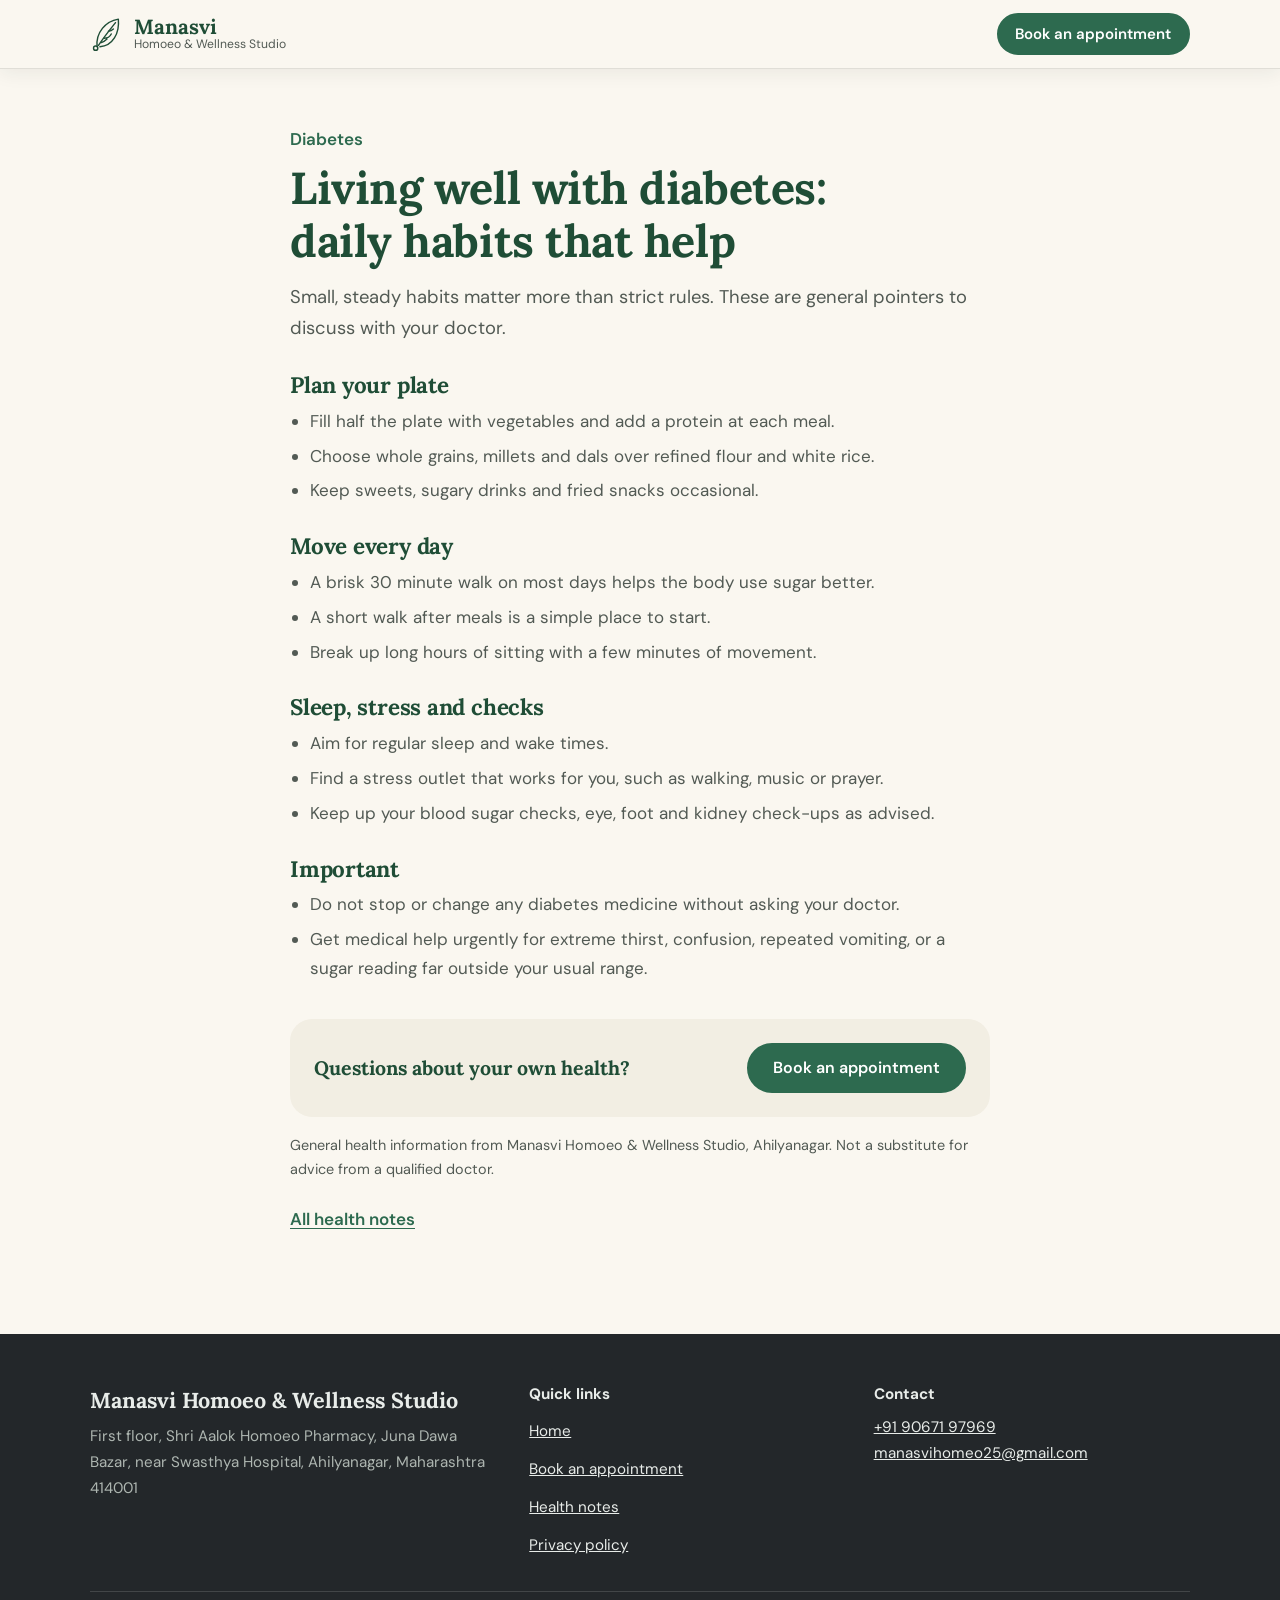
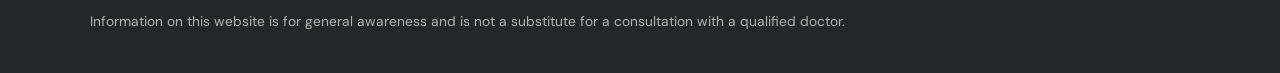
<file: blog/diabetes-daily-habits.html>
<!DOCTYPE html>
<html lang="en">
<head>
<meta charset="utf-8">
<meta name="viewport" content="width=device-width,initial-scale=1,viewport-fit=cover">
<title>Living well with diabetes: daily habits that help | Manasvi Homoeo &amp; Wellness Studio, Ahilyanagar</title>
<meta name="description" content="Small, steady habits matter more than strict rules. These are general pointers to discuss with your doctor.">
<link rel="canonical" href="https://aalok.co.in/blog/diabetes-daily-habits.html">
<meta property="og:title" content="Living well with diabetes: daily habits that help | Manasvi Homoeo &amp; Wellness Studio, Ahilyanagar">
<meta property="og:description" content="Small, steady habits matter more than strict rules. These are general pointers to discuss with your doctor.">
<meta property="og:image" content="https://aalok.co.in/images/manasvi-homoeo-ahilyanagar-share.png">
<meta name="theme-color" content="#FAF7F0">
<link rel="icon" href="data:image/svg+xml,%3Csvg xmlns='http://www.w3.org/2000/svg' viewBox='0 0 64 64'%3E%3Crect width='64' height='64' rx='16' fill='%231F4D36'/%3E%3Cpath d='M16 48C14 28 28 14 48 12c0 22-10 36-32 36z' fill='%23fff'/%3E%3C/svg%3E">
<link rel="preconnect" href="https://fonts.googleapis.com"><link rel="preconnect" href="https://fonts.gstatic.com" crossorigin>
<link href="https://fonts.googleapis.com/css2?family=DM+Sans:wght@400;500;600;700&family=Lora:wght@600;700&display=swap" rel="stylesheet">
<style>
/* Layout: a calm ivory page with white cards, forest-green actions and charcoal text; one task per band, contact actions always one tap away. */
:root{
  --bg:#FAF7F0; --bg-2:#F2EEE3; --surface:#FFFFFF; --surface-2:#F7F4EC;
  --ink:#262A27; --text:#525A54; --head:#1F4D36;
  --accent:#2D6A4F; --accent-ink:#FFFFFF; --accent-strong:#1F4D36; --accent-soft:#E4EEE6;
  --line:rgba(38,42,39,.12); --shadow:rgba(31,45,36,.07);
  --gold:#9A6B1F; --ok:#2F8F57; --danger:#A12A22; --danger-bg:#FBEAE7; --ok-bg:#E6F2EA;
  --footer-bg:#23272A; --footer-ink:#E8ECE9; --footer-dim:#AEB6B1;
  --wa:#25D366; --wa-ink:#05301A;
  --il-a:#E4EEE6; --il-b:#B7CDBE; --il-sun:#FFF9EA; --il-hill:#9DB9A6; --il-leaf:#1F4D36; --il-leaf2:#4F8466;
  --il-stem:#1F4D36; --il-bottle:#B9853F; --il-cap:#262A27; --il-label:#FFFDF6; --il-shine:rgba(255,255,255,.45); --il-dish:#FFFFFF; --il-pill:#FFFFFF;
  --g1:#8FBCD3; --g2:#6FAF7F; --g3:#D9B54F; --g4:#D3866A;
  --display:'Lora','Noto Serif Devanagari',Georgia,'Times New Roman',serif;
  --body:'DM Sans','Noto Sans Devanagari',system-ui,-apple-system,'Segoe UI',Roboto,Arial,sans-serif;
  --wrap:1140px; --hh:68px; --r-lg:22px; --r-md:16px; --r-sm:12px;
}
@media (prefers-color-scheme: dark){
  :root:not([data-theme="light"]){
    --bg:#131614; --bg-2:#181C19; --surface:#1E2320; --surface-2:#252B27;
    --ink:#ECEFEC; --text:#B3BCB6; --head:#9ED2B2;
    --accent:#7CC39A; --accent-ink:#0D1A12; --accent-strong:#A8DDBE; --accent-soft:#263A2E;
    --line:rgba(236,239,236,.12); --shadow:rgba(0,0,0,.35);
    --gold:#D7AE5B; --ok:#6CCB91; --danger:#F2A69F; --danger-bg:#3A1F1C; --ok-bg:#1F3326;
    --footer-bg:#0D0F0E; --footer-ink:#E3E8E4; --footer-dim:#9AA49E;
    --il-a:#243029; --il-b:#34483B; --il-sun:#3E3E30; --il-hill:#3F5A48; --il-leaf:#9ED2B2; --il-leaf2:#5E9274;
    --il-stem:#9ED2B2; --il-cap:#ECEFEC; --il-label:#F3EEDF; --il-shine:rgba(255,255,255,.3); --il-dish:#DCD6C4;
    color-scheme:dark;
  }
}
:root[data-theme="dark"]{
  --bg:#131614; --bg-2:#181C19; --surface:#1E2320; --surface-2:#252B27;
  --ink:#ECEFEC; --text:#B3BCB6; --head:#9ED2B2;
  --accent:#7CC39A; --accent-ink:#0D1A12; --accent-strong:#A8DDBE; --accent-soft:#263A2E;
  --line:rgba(236,239,236,.12); --shadow:rgba(0,0,0,.35);
  --gold:#D7AE5B; --ok:#6CCB91; --danger:#F2A69F; --danger-bg:#3A1F1C; --ok-bg:#1F3326;
  --footer-bg:#0D0F0E; --footer-ink:#E3E8E4; --footer-dim:#9AA49E;
  --il-a:#243029; --il-b:#34483B; --il-sun:#3E3E30; --il-hill:#3F5A48; --il-leaf:#9ED2B2; --il-leaf2:#5E9274;
  --il-stem:#9ED2B2; --il-cap:#ECEFEC; --il-label:#F3EEDF; --il-shine:rgba(255,255,255,.3); --il-dish:#DCD6C4;
  color-scheme:dark;
}

*{box-sizing:border-box;margin:0;padding:0}
html{scroll-behavior:smooth;scroll-padding-top:calc(var(--hh) + 16px);-webkit-text-size-adjust:100%}
body{font-family:var(--body);font-size:1.0625rem;line-height:1.7;color:var(--text);background:var(--bg);-webkit-font-smoothing:antialiased;overflow-x:hidden}
body::before{content:"";position:fixed;inset:0 0 auto;height:env(safe-area-inset-top,0px);z-index:300;background:var(--bg)}
img,svg{max-width:100%;display:block}
a{color:var(--accent)}
button{font:inherit;color:inherit;cursor:pointer;-webkit-tap-highlight-color:transparent}
h1,h2,h3{font-family:var(--display);font-weight:700;line-height:1.18;color:var(--head);letter-spacing:-.01em;text-wrap:balance}
html[lang="mr"] h1,html[lang="mr"] h2,html[lang="mr"] h3{line-height:1.42;letter-spacing:0}
html[lang="mr"] body{line-height:1.85}
.wrap{max-width:var(--wrap);margin-inline:auto;padding-left:max(20px,env(safe-area-inset-left,0px));padding-right:max(20px,env(safe-area-inset-right,0px))}
.skip{position:absolute;left:-999px;top:8px;background:var(--accent);color:var(--accent-ink);padding:10px 16px;border-radius:10px;z-index:400}
.skip:focus{left:8px}
:focus-visible{outline:3px solid var(--gold);outline-offset:3px;border-radius:8px}
.hidden{display:none!important}
.eyebrow{color:var(--accent);font-weight:600;font-size:.95rem;margin-bottom:8px}
.fine{font-size:.9rem;color:var(--text)}
.num{font-variant-numeric:tabular-nums}
.i{fill:none;stroke:currentColor;stroke-width:2;stroke-linecap:round;stroke-linejoin:round}

/* buttons */
.btn{display:inline-flex;align-items:center;justify-content:center;gap:.55em;min-height:50px;padding:.65em 1.5em;border-radius:999px;border:2px solid var(--accent);background:var(--accent);color:var(--accent-ink);font-weight:600;font-size:1rem;line-height:1.2;text-decoration:none;text-align:center;transition:background .15s,border-color .15s,color .15s}
.btn:hover{background:var(--accent-strong);border-color:var(--accent-strong)}
.btn.outline{background:transparent;color:var(--accent)}
.btn.outline:hover{background:var(--accent-soft)}
.btn.sm{min-height:42px;padding:.35em 1.1em;font-size:.94rem}
.btn svg{width:1.15em;height:1.15em;flex:none}
.btn.wa{background:var(--wa);border-color:var(--wa);color:var(--wa-ink)}
.btn.wa:hover{filter:brightness(.95)}
.btn[aria-busy="true"]{opacity:.75;pointer-events:none}
.spin{width:18px;height:18px;border-radius:50%;border:2.5px solid currentColor;border-right-color:transparent;animation:spin .8s linear infinite}
@keyframes spin{to{transform:rotate(360deg)}}
.textlink{display:inline-flex;align-items:center;gap:6px;min-height:44px;font-weight:600;color:var(--accent);text-decoration:underline;text-underline-offset:3px}
.textlink svg{width:18px;height:18px}
.linkbtn{background:none;border:0;color:var(--accent);font-weight:600;text-decoration:underline;text-underline-offset:3px;min-height:44px;padding:6px 0}
.icon-btn{display:inline-grid;place-items:center;width:44px;height:44px;border-radius:12px;border:1.5px solid var(--line);background:var(--surface);color:var(--accent)}
.icon-btn svg{width:18px;height:18px}

/* header */
.site{position:sticky;top:env(safe-area-inset-top,0px);z-index:200;background:var(--bg);border-bottom:1px solid transparent;transition:border-color .2s,box-shadow .2s}
.site.scrolled{border-color:var(--line);box-shadow:0 4px 18px var(--shadow)}
.bar{display:flex;align-items:center;gap:14px;height:var(--hh)}
.brand{display:flex;align-items:center;gap:10px;text-decoration:none;min-width:0;margin-right:auto;color:var(--head)}
.brand svg.logo{width:46px;height:40px;flex:none;color:#36703F}
.brand b{display:block;font-family:var(--display);font-size:1.28rem;font-weight:700;color:var(--head);line-height:1.05}
.brand small{display:block;font-size:.76rem;color:var(--text);line-height:1.25;white-space:nowrap}
.nav{display:flex;align-items:center;gap:22px}
.nav a.link{text-decoration:none;color:var(--ink);font-weight:500;font-size:.97rem}
.nav a.link:hover{color:var(--accent)}
.tools{display:flex;align-items:center;gap:8px}
.lang{min-height:42px;border:1.5px solid var(--line);background:var(--surface);color:var(--ink);border-radius:999px;padding:0 14px;font-weight:600;font-size:.92rem}
.lang:hover{border-color:var(--accent)}
.burger{display:none;width:44px;height:44px;border:1.5px solid var(--line);background:var(--surface);border-radius:12px}
.burger span{display:block;width:20px;height:2px;background:var(--ink);margin:4px auto;transition:.2s}
.burger[aria-expanded="true"] span:nth-child(1){transform:translateY(6px) rotate(45deg)}
.burger[aria-expanded="true"] span:nth-child(2){opacity:0}
.burger[aria-expanded="true"] span:nth-child(3){transform:translateY(-6px) rotate(-45deg)}

/* hero */
.hero{position:relative;overflow:hidden;padding-block:clamp(28px,5vw,72px) clamp(64px,8vw,104px)}
.blob{position:absolute;border-radius:50%;pointer-events:none;background:var(--accent-soft);opacity:.55;width:min(620px,130vw);aspect-ratio:1;right:-24%;top:-30%}
.hero-grid{position:relative;display:grid;grid-template-columns:1.12fr .88fr;gap:clamp(28px,5vw,72px);align-items:center}
.hero-copy{min-width:0}
.status{display:inline-flex;align-items:center;gap:9px;background:var(--surface);border:1px solid var(--line);border-radius:999px;padding:.35em 1em .35em .85em;font-weight:500;font-size:.93rem;color:var(--ink);margin-bottom:18px;max-width:100%}
.dot{width:10px;height:10px;border-radius:50%;background:var(--text);opacity:.55;flex:none}
.status[data-state="open"] .dot{background:var(--ok);opacity:1}
.status[data-state="break"] .dot{background:var(--gold);opacity:1}
.hero h1{font-size:clamp(2.4rem,7vw,4.2rem);margin-bottom:16px}
.hero .sub{font-size:1.12rem;max-width:34em;margin-bottom:24px}
.cta{display:flex;gap:12px;flex-wrap:wrap;align-items:center}
.hero-links{display:flex;flex-wrap:wrap;gap:4px 22px;margin-top:10px}
.next{margin-top:20px;display:flex;align-items:center;justify-content:space-between;gap:12px;flex-wrap:wrap;background:var(--surface);border:1px solid var(--line);border-radius:var(--r-md);padding:12px 12px 12px 18px;max-width:520px}
.next .lbl{display:block;font-size:.85rem;color:var(--text)}
.next b{display:block;color:var(--ink);font-size:1.05rem}
.hero-art{position:relative;max-width:410px;width:100%;margin-left:auto}
.hero-art svg{width:100%;height:auto}
.il-a{stop-color:var(--il-a)}.il-b{stop-color:var(--il-b)}
.il-sun{fill:var(--il-sun)}.il-hill{fill:var(--il-hill)}.il-leaf{fill:var(--il-leaf)}.il-leaf2{fill:var(--il-leaf2)}
.il-stem{fill:none;stroke:var(--il-stem);stroke-width:3;stroke-linecap:round}
.il-bottle{fill:var(--il-bottle)}.il-cap{fill:var(--il-cap)}.il-label{fill:var(--il-label)}.il-shine{fill:var(--il-shine)}
.il-line{stroke:var(--il-bottle);stroke-width:2.5;stroke-linecap:round;opacity:.7}
.il-dish{fill:var(--il-dish)}.il-pill{fill:var(--il-pill)}
.rise{animation:rise .6s ease-out both}
@keyframes rise{from{opacity:.001;transform:translateY(12px)}to{opacity:1;transform:none}}

/* info strip */
.strip-band{position:relative;z-index:2;margin-top:-40px}
.strip{display:grid;grid-template-columns:repeat(3,1fr);gap:14px}
.tile{display:flex;align-items:flex-start;gap:14px;background:var(--surface);border:1px solid var(--line);border-radius:var(--r-md);padding:18px;text-decoration:none;color:var(--text);box-shadow:0 10px 26px var(--shadow);min-width:0}
.tile:hover{border-color:var(--accent)}
.tile .ic{width:42px;height:42px;border-radius:50%;background:var(--accent-soft);color:var(--accent);display:grid;place-items:center;flex:none}
.tile .ic svg{width:21px;height:21px}
.tile > span{min-width:0}
.tile b{display:block;color:var(--ink);font-size:1rem;line-height:1.35}
.tile span span{display:block;font-size:.9rem;line-height:1.45}

/* sections */
section.band{padding-block:clamp(56px,8vw,96px)}
.band.alt{background:var(--bg-2)}
.head{max-width:680px;margin-bottom:clamp(22px,4vw,38px)}
.head h2{font-size:clamp(1.8rem,4.8vw,2.7rem);margin-bottom:10px}
.head p{font-size:1.05rem}
.card{background:var(--surface);border:1px solid var(--line);border-radius:var(--r-lg);padding:clamp(20px,4vw,32px)}

/* services */
.keyfacts{display:flex;flex-wrap:wrap;gap:8px;margin-top:16px}
.keyfacts span{background:var(--surface);border:1px solid var(--line);border-radius:999px;padding:.3em .95em;font-size:.92rem;color:var(--ink);font-weight:500}
.three{display:grid;grid-template-columns:repeat(3,1fr);gap:16px}
.therapy{display:grid;gap:10px;align-content:start}
.therapy .ic{width:52px;height:52px;border-radius:14px;background:var(--accent-soft);color:var(--accent);display:grid;place-items:center}
.therapy .ic svg{width:28px;height:28px;fill:none;stroke:currentColor;stroke-width:1.8;stroke-linecap:round;stroke-linejoin:round}
.therapy h3{font-size:1.3rem}
.therapy ul{list-style:none;display:grid;gap:6px;font-size:.95rem}
.therapy li{display:flex;gap:8px}
.therapy li::before{content:"";width:6px;height:6px;border-radius:50%;background:var(--accent);margin-top:.65em;flex:none}

/* conditions */
.cgrid{display:grid;grid-template-columns:repeat(6,1fr);gap:12px;margin-bottom:16px}
.cc{display:flex;flex-direction:column;align-items:center;justify-content:center;gap:9px;text-align:center;padding:16px 8px;min-height:116px;background:var(--surface);border:1.5px solid var(--line);border-radius:var(--r-md);color:var(--ink);font-weight:500;font-size:.95rem;line-height:1.25;transition:background .15s,border-color .15s,color .15s}
.cc:hover{border-color:var(--accent)}
.cc .ic{width:46px;height:46px;border-radius:50%;background:var(--accent-soft);color:var(--accent);display:grid;place-items:center}
.cc .ic svg{width:25px;height:25px;fill:none;stroke:currentColor;stroke-width:2;stroke-linecap:round;stroke-linejoin:round}
.cc[aria-selected="true"]{background:var(--accent);border-color:var(--accent);color:var(--accent-ink)}
.cc[aria-selected="true"] .ic{background:var(--surface);color:var(--accent)}
.panel{display:grid;grid-template-columns:1.35fr 1fr;gap:clamp(18px,4vw,40px);align-items:start}
.panel.swap>*{animation:rise .3s ease-out}
.panel h3{font-size:clamp(1.45rem,3.6vw,1.9rem);margin-bottom:8px}
.chips{display:flex;flex-wrap:wrap;gap:8px;margin-top:14px}
.chip{min-height:42px;background:var(--surface-2);color:var(--ink);border:1.5px solid var(--line);border-radius:999px;padding:.3em 1em;font-size:.95rem;font-weight:500;display:inline-flex;align-items:center;gap:6px}
.chip:hover{border-color:var(--accent)}
.chip[aria-pressed="true"]{background:var(--accent-soft);border-color:var(--accent);color:var(--head)}
.chip[aria-pressed="true"]::before{content:"✓";font-weight:700;color:var(--accent)}
.panel .side{background:var(--surface-2);border-radius:var(--r-md);padding:20px;display:grid;gap:12px}
.panel .side p{font-size:.95rem}
.picked{font-weight:600;color:var(--ink)}

/* doctor */
.about-grid{display:grid;grid-template-columns:.8fr 1.2fr;gap:clamp(24px,5vw,64px);align-items:center}
.photo{position:relative;aspect-ratio:4/5;max-width:340px;width:100%;border-radius:180px 180px var(--r-lg) var(--r-lg);overflow:hidden;background:linear-gradient(170deg,var(--il-a),var(--il-b));display:grid;place-items:center}
.photo .mono{font-family:var(--display);font-size:clamp(3.4rem,10vw,4.6rem);color:var(--surface);font-weight:700}
.photo img{position:absolute;inset:0;width:100%;height:100%;object-fit:cover}
.about-copy{min-width:0}
.about-copy h2{font-size:clamp(1.8rem,4.8vw,2.7rem);margin-bottom:4px}
.cred{color:var(--accent);font-weight:600;margin-bottom:14px}
.about-copy p{max-width:38em;margin-bottom:12px}
.facts{display:grid;grid-template-columns:repeat(2,1fr);gap:10px;margin-top:18px}
.facts div{background:var(--surface);border:1px solid var(--line);border-radius:var(--r-sm);padding:12px 14px}
.facts dt{font-size:.82rem;color:var(--text)}
.facts dd{font-weight:600;color:var(--ink);line-height:1.4}

/* steps */
.steps{list-style:none;counter-reset:s;display:grid;grid-template-columns:repeat(4,1fr);gap:14px}
.steps li{position:relative;background:var(--surface);border:1px solid var(--line);border-radius:var(--r-md);padding:64px 20px 22px}
.steps li::before{counter-increment:s;content:counter(s);position:absolute;left:20px;top:20px;width:32px;height:32px;border-radius:50%;background:var(--accent);color:var(--accent-ink);display:grid;place-items:center;font-family:var(--display);font-weight:700}
.steps h3{font-size:1.15rem;margin-bottom:4px}
.steps p{font-size:.97rem}

/* booking */
.bk{max-width:880px}
.bk-step{display:grid;gap:12px;padding-bottom:22px;border-bottom:1px solid var(--line);margin-bottom:20px}
.bk-step h3{font-size:1.12rem;display:flex;align-items:center;gap:10px}
.bk-step h3 .n{width:28px;height:28px;border-radius:50%;background:var(--accent-soft);color:var(--accent);display:grid;place-items:center;font-size:.9rem;font-family:var(--body);font-weight:700}
.days{display:flex;gap:8px;overflow-x:auto;padding:4px 2px 8px;scroll-snap-type:x mandatory}
.day{flex:none;scroll-snap-align:start;width:70px;min-height:80px;border:1.5px solid var(--line);background:var(--surface);border-radius:var(--r-sm);display:grid;place-items:center;align-content:center;line-height:1.2;color:var(--ink)}
.day small{font-size:.76rem;color:var(--text)}
.day b{font-size:1.3rem;font-family:var(--display)}
.day:hover:not(:disabled){border-color:var(--accent)}
.day[aria-pressed="true"]{background:var(--accent);border-color:var(--accent);color:var(--accent-ink)}
.day[aria-pressed="true"] small{color:var(--accent-ink)}
.day:disabled{opacity:.45;cursor:not-allowed;background:var(--surface-2)}
.slot-group{display:grid;gap:8px}
.slot-group .lbl{font-size:.88rem;color:var(--text);font-weight:500}
.slots{display:flex;flex-wrap:wrap;gap:8px}
.slot{min-height:44px;min-width:92px;border:1.5px solid var(--accent);background:var(--surface);color:var(--head);border-radius:999px;padding:.3em 1em;font-weight:600;font-size:.95rem}
.slot:hover{background:var(--accent-soft)}
.slot[aria-pressed="true"]{background:var(--accent);color:var(--accent-ink)}
.slotmsg{color:var(--text);font-size:.95rem}
.seg{display:flex;flex-wrap:wrap;gap:8px}
.seg button{min-height:44px;border:1.5px solid var(--line);background:var(--surface);border-radius:999px;padding:.3em 1.1em;font-weight:500;color:var(--ink)}
.seg button[aria-checked="true"]{background:var(--accent-soft);border-color:var(--accent);color:var(--head)}
.row{display:grid;grid-template-columns:1fr 1fr;gap:14px}
.field{display:grid;gap:6px;min-width:0}
label,.label{font-weight:600;font-size:.95rem;color:var(--ink)}
.opt,.hint{font-weight:400;color:var(--text)}
.hint{font-size:.86rem}
input,select,textarea{width:100%;font:inherit;font-size:1rem;min-height:50px;padding:.65em .95em;border:1.5px solid var(--line);border-radius:var(--r-sm);background:var(--surface);color:var(--ink)}
textarea{min-height:90px;resize:vertical}
input::placeholder,textarea::placeholder{color:var(--text);opacity:.65}
input:focus,select:focus,textarea:focus{outline:3px solid var(--accent-soft);border-color:var(--accent)}
input[aria-invalid="true"]{border-color:var(--danger)}
.err{background:var(--danger-bg);color:var(--danger);border-radius:var(--r-sm);padding:12px 16px;font-weight:500}
.okmsg{background:var(--ok-bg);color:var(--ink);border-radius:var(--r-sm);padding:14px 16px;font-weight:500;border-left:4px solid var(--ok)}
.submit-row{display:flex;flex-wrap:wrap;align-items:center;gap:14px}
.done{display:grid;gap:16px}
.done h3{font-size:1.4rem}
.sum{display:grid;background:var(--surface-2);border-radius:var(--r-md);padding:6px 18px}
.sum div{display:flex;justify-content:space-between;gap:14px;padding:9px 0;border-bottom:1px solid var(--line)}
.sum div:last-child{border-bottom:0}
.sum span{color:var(--text)}
.sum b{color:var(--ink);text-align:right;word-break:break-word}
.actions{display:grid;grid-template-columns:1fr 1fr;gap:10px}
.actions .btn{width:100%}
.actions .wide{grid-column:1/-1}
.calbox{display:grid;gap:12px;margin-bottom:22px;padding:18px;border-radius:var(--r-md);background:var(--accent-soft)}

/* pharmacy */
.pharm{display:grid;grid-template-columns:auto 1fr auto;gap:18px 22px;align-items:center}
.pharm .ic{width:60px;height:60px;border-radius:16px;background:var(--accent-soft);color:var(--accent);display:grid;place-items:center}
.pharm .ic svg{width:30px;height:30px}
.pharm h3{font-size:1.35rem;margin-bottom:4px}

/* tools */
.tabs{display:flex;gap:4px;background:var(--surface-2);border-radius:999px;padding:5px;margin-bottom:20px;overflow-x:auto}
.tabs button{flex:1;min-height:44px;border:0;background:transparent;border-radius:999px;font-weight:600;color:var(--ink);white-space:nowrap;padding:0 14px}
.tabs button[aria-selected="true"]{background:var(--accent);color:var(--accent-ink)}
.tool-grid{display:grid;grid-template-columns:1fr 1fr;gap:clamp(16px,4vw,36px);align-items:start}
.pane form{display:grid;gap:14px}
.result{background:var(--surface-2);border-radius:var(--r-md);padding:20px;min-height:150px;display:grid;gap:8px;align-content:start}
.result .big{font-family:var(--display);font-size:2.2rem;font-weight:700;color:var(--head);line-height:1}
.result .what{font-weight:600;color:var(--ink)}
.example{justify-self:start;font-size:.78rem;font-weight:600;color:var(--gold);border:1px solid var(--gold);border-radius:999px;padding:1px 10px}
.gauge{position:relative;height:12px;border-radius:999px;margin:12px 4px 4px;background:linear-gradient(90deg,var(--g1) 0 17%,var(--g2) 17% 35%,var(--g3) 35% 42%,var(--g4) 42% 100%)}
.gauge i{position:absolute;top:-6px;width:6px;height:24px;margin-left:-3px;background:var(--ink);border:2px solid var(--surface);border-radius:4px;transition:left .4s ease}
.scale{display:flex;justify-content:space-between;font-size:.8rem;color:var(--text)}
.dates{list-style:none;display:grid;gap:8px}
.dates li{display:flex;justify-content:space-between;gap:10px;background:var(--surface);border-radius:var(--r-sm);padding:10px 14px;color:var(--ink)}
.dates li b{color:var(--head)}
.tipcard{display:grid;gap:14px;margin-top:18px;background:var(--accent-strong);color:var(--accent-ink);border-radius:var(--r-lg);padding:clamp(20px,4vw,32px)}
.tipcard .eyebrow{color:var(--accent-ink);opacity:.85;margin:0}
.tip-text{font-family:var(--display);font-size:clamp(1.25rem,3.2vw,1.7rem);line-height:1.4;font-weight:600;max-width:32em}
.tip-text.swap{animation:rise .3s ease-out}
.tip-foot{display:flex;flex-wrap:wrap;justify-content:space-between;align-items:center;gap:12px}
.chip-tag{font-size:.82rem;font-weight:600;border:1px solid currentColor;border-radius:999px;padding:0 10px;opacity:.85}
.tip-btns{display:flex;gap:10px;flex-wrap:wrap}
.tipcard .btn{background:var(--accent-ink);color:var(--accent-strong);border-color:var(--accent-ink)}
.tipcard .btn.outline{background:transparent;color:var(--accent-ink)}

/* blog */
.filters{display:flex;gap:8px;overflow-x:auto;padding:2px 2px 10px;margin-bottom:10px;scrollbar-width:none}
.filters::-webkit-scrollbar{display:none}
.filters button{flex:none;min-height:42px;border:1.5px solid var(--line);background:var(--surface);border-radius:999px;padding:.3em 1.1em;font-weight:500;color:var(--ink)}
.filters button[aria-pressed="true"]{background:var(--accent);border-color:var(--accent);color:var(--accent-ink)}
.posts{list-style:none;display:grid;grid-template-columns:repeat(3,1fr);gap:14px}
.posts a{display:flex;flex-direction:column;height:100%;gap:8px;background:var(--surface);border:1px solid var(--line);border-radius:var(--r-md);padding:22px;text-decoration:none;color:var(--text)}
.posts a:hover{border-color:var(--accent)}
.posts .c{align-self:flex-start;background:var(--accent-soft);color:var(--head);border-radius:999px;padding:.1em .85em;font-size:.84rem;font-weight:600}
.posts .t{font-family:var(--display);font-weight:700;font-size:1.18rem;line-height:1.3;color:var(--head)}
.posts .d{font-size:.96rem}
.posts .m{margin-top:auto;padding-top:6px;color:var(--accent);font-weight:600;font-size:.9rem}

/* feedback */
.fb-grid{display:grid;grid-template-columns:1fr 1fr;gap:clamp(18px,4vw,44px);align-items:start}
.fb-note{display:grid;gap:12px;align-content:start;min-width:0}
.fb-note h2{font-size:clamp(1.8rem,4.8vw,2.7rem)}
.quote{font-family:var(--display);font-size:clamp(1.25rem,3vw,1.7rem);line-height:1.4;color:var(--ink)}
.quote-by{color:var(--accent);font-weight:600}
.ctrl{display:flex;gap:10px}
.stars{display:flex;gap:6px}
.stars button{width:44px;height:44px;border:1.5px solid var(--line);background:var(--surface);border-radius:12px;color:var(--text);display:grid;place-items:center}
.stars button svg{width:22px;height:22px}
.stars button.on{color:var(--gold);border-color:var(--gold)}
.stars button.on svg{fill:var(--gold)}

/* faq */
.faq-list{max-width:820px;display:grid;gap:10px}
details{background:var(--surface);border:1px solid var(--line);border-radius:var(--r-md);padding:0 20px}
summary{list-style:none;cursor:pointer;display:flex;justify-content:space-between;gap:14px;align-items:center;min-height:60px;padding:10px 0;font-weight:600;color:var(--ink)}
summary::-webkit-details-marker{display:none}
summary::after{content:"+";flex:none;width:30px;height:30px;border-radius:50%;background:var(--accent-soft);color:var(--accent);display:grid;place-items:center;font-size:1.25rem;line-height:1;transition:transform .2s}
details[open] summary::after{transform:rotate(45deg)}
details p{padding:0 0 18px;max-width:62ch}

/* contact */
.contact-grid{display:grid;grid-template-columns:1fr 1fr;gap:clamp(18px,4vw,40px);align-items:start}
.contact-grid > *{min-width:0}
.c-list{display:grid;gap:14px}
.c-row{display:flex;gap:12px;align-items:flex-start}
.c-row .ic{width:40px;height:40px;border-radius:50%;background:var(--accent-soft);color:var(--accent);display:grid;place-items:center;flex:none}
.c-row .ic svg{width:19px;height:19px}
.c-row > div{min-width:0;flex:1}
.c-row b{display:block;color:var(--ink)}
.c-row .val{display:flex;align-items:center;gap:8px;flex-wrap:wrap;word-break:break-word}
.c-row .val a{font-weight:600}
.hours{width:100%;border-collapse:collapse;font-variant-numeric:tabular-nums}
.hours td{padding:9px 0;border-bottom:1px solid var(--line);font-size:.96rem}
.hours td:last-child{text-align:right}
.hours tr.today td{font-weight:700;color:var(--ink)}
.mapbox{display:grid;gap:14px}
.mapframe{width:100%;aspect-ratio:4/3;max-width:100%;border:0;border-radius:var(--r-md);background:var(--surface-2)}
.addr-card{background:var(--surface-2);border-radius:var(--r-md);padding:18px;display:grid;gap:6px}
.addr-card b{color:var(--ink);font-size:1.05rem}
.map-actions{display:grid;grid-template-columns:1fr 1fr;gap:10px}

/* footer */
footer{background:var(--footer-bg);color:var(--footer-ink);padding-block:48px 40px;font-size:.95rem}
.f-grid{display:grid;grid-template-columns:1.3fr 1fr 1fr;gap:28px}
footer b{color:var(--footer-ink);display:block;margin-bottom:8px}
footer a{color:var(--footer-ink)}
footer ul{list-style:none;display:grid;gap:4px}
footer li a{display:inline-block;padding:4px 0}
footer .dim{color:var(--footer-dim)}
.f-brand{font-family:var(--display);font-size:1.35rem;font-weight:700;margin-bottom:6px}
.f-bottom{margin-top:28px;padding-top:18px;border-top:1px solid rgba(255,255,255,.14);display:grid;gap:8px;font-size:.86rem;color:var(--footer-dim)}

/* chat sheet */
.fab{position:fixed;right:calc(20px + env(safe-area-inset-right,0px));bottom:calc(20px + env(safe-area-inset-bottom,0px));z-index:150;display:flex;align-items:center;gap:8px;background:var(--wa);color:var(--wa-ink);border:0;border-radius:999px;padding:.75em 1.2em;font-weight:700;box-shadow:0 10px 24px var(--shadow)}
.fab svg{width:20px;height:20px}
.fab{opacity:0;visibility:hidden;transform:translateY(8px);transition:opacity .2s,transform .2s,visibility .2s}
.fab.show{opacity:1;visibility:visible;transform:none}
.sheet-back{position:fixed;inset:0;z-index:450;background:rgba(10,14,12,.45);opacity:0;visibility:hidden;transition:.2s}
.sheet-back.open{opacity:1;visibility:visible}
.sheet{position:fixed;left:0;right:0;bottom:0;z-index:460;background:var(--surface);border-radius:22px 22px 0 0;max-width:520px;margin-inline:auto;padding:16px max(20px,env(safe-area-inset-right,0px)) calc(22px + env(safe-area-inset-bottom,0px)) max(20px,env(safe-area-inset-left,0px));transform:translateY(105%);visibility:hidden;transition:transform .25s ease,visibility .25s;box-shadow:0 -10px 40px var(--shadow)}
.sheet.open{transform:none;visibility:visible}
.sheet .grab{width:44px;height:5px;border-radius:9px;background:var(--line);margin:0 auto 12px}
.sheet-head{display:flex;justify-content:space-between;align-items:center;gap:10px;margin-bottom:6px}
.sheet h3{font-size:1.25rem}
.sheet .who{font-size:.92rem;margin-bottom:12px}
.qlist{display:grid;gap:8px}
.q{display:flex;align-items:center;justify-content:space-between;gap:12px;min-height:50px;padding:10px 16px;border:1.5px solid var(--line);border-radius:var(--r-sm);text-decoration:none;color:var(--ink);font-weight:500;background:var(--surface)}
.q:hover{border-color:var(--accent)}
.q svg{width:18px;height:18px;color:var(--accent);flex:none}

/* reader (articles + privacy) */
.reader{position:fixed;inset:0;z-index:500;background:var(--bg);overflow-y:auto;overscroll-behavior:contain;transform:translateY(100%);visibility:hidden;transition:transform .3s ease,visibility .3s;padding-top:env(safe-area-inset-top,0px)}
.reader.open{transform:none;visibility:visible}
.reader .top{position:sticky;top:0;z-index:2;background:var(--bg);border-bottom:1px solid var(--line)}
.reader .top .wrap{display:flex;align-items:center;min-height:60px}
.reader .rbar{position:absolute;left:0;bottom:-1px;height:3px;width:0;background:var(--accent)}
.site .bar > .btn{flex:none}
.post{max-width:700px;margin:0 auto;padding-block:clamp(28px,6vw,56px) 80px}
.post .c{color:var(--accent);font-weight:600}
.post h1{font-size:clamp(1.9rem,6vw,2.8rem);margin:8px 0 14px}
.post .lead{font-size:1.15rem;margin-bottom:16px}
.post h2{font-size:1.4rem;margin:28px 0 8px}
.post p{margin-bottom:12px}
.post ul{padding-left:1.2em;display:grid;gap:6px;margin-bottom:12px}
.cta-box{margin-top:36px;background:var(--bg-2);border-radius:var(--r-lg);padding:24px;display:flex;gap:16px;flex-wrap:wrap;align-items:center;justify-content:space-between}
.cta-box p{margin:0;font-family:var(--display);font-weight:700;font-size:1.22rem;color:var(--head);max-width:20em;line-height:1.3}
.prog{position:fixed;left:0;top:0;height:3px;background:var(--accent);width:0;z-index:300}

/* mobile bar, toast */
.mbar{display:none}
.toast{position:fixed;left:50%;bottom:calc(96px + env(safe-area-inset-bottom,0px));transform:translate(-50%,16px);background:var(--ink);color:var(--bg);padding:10px 18px;border-radius:999px;font-weight:600;font-size:.95rem;opacity:0;pointer-events:none;transition:.2s;z-index:600;max-width:90vw;text-align:center}
.toast.show{opacity:1;transform:translate(-50%,0)}

@media (max-width:1060px){
  .burger{display:block}
  .nav{position:fixed;left:0;right:0;top:calc(var(--hh) + env(safe-area-inset-top,0px));bottom:0;background:var(--bg);flex-direction:column;align-items:stretch;gap:0;padding:6px max(20px,env(safe-area-inset-right,0px)) 40px max(20px,env(safe-area-inset-left,0px));overflow-y:auto;visibility:hidden;opacity:0;transition:opacity .2s,visibility .2s}
  .nav.open{visibility:visible;opacity:1}
  .nav a.link{font-family:var(--display);font-weight:600;font-size:1.3rem;padding:14px 0;border-bottom:1px solid var(--line);color:var(--head)}
  .nav .btn{margin-top:20px}
  .cgrid{grid-template-columns:repeat(3,1fr)}
  .posts{grid-template-columns:repeat(2,1fr)}
}
@media (max-width:860px){
  .hero-grid,.panel,.about-grid,.tool-grid,.fb-grid,.contact-grid{grid-template-columns:1fr}
  .hero-art{max-width:280px;margin:0 auto}
  .strip{grid-template-columns:1fr;gap:10px}
  .strip-band{margin-top:-36px}
  .three{grid-template-columns:1fr}
  .steps{grid-template-columns:1fr 1fr}
  .photo{max-width:260px;margin:0 auto}
  .pharm{grid-template-columns:auto 1fr}
  .pharm .btn{grid-column:1/-1}
  .f-grid{grid-template-columns:1fr 1fr}
  .f-grid > :first-child{grid-column:1/-1}
  .fab{display:none}
  .mbar{display:flex;position:fixed;left:0;right:0;bottom:0;z-index:190;background:var(--surface);border-top:1px solid var(--line);box-shadow:0 -6px 20px var(--shadow);padding:8px max(12px,env(safe-area-inset-right,0px)) calc(8px + env(safe-area-inset-bottom,0px)) max(12px,env(safe-area-inset-left,0px));gap:8px}
  .mbar a,.mbar button{flex:1;display:flex;align-items:center;justify-content:center;gap:6px;min-height:48px;border-radius:14px;font-weight:700;font-size:.95rem;text-decoration:none;color:var(--head);background:var(--surface-2);border:0}
  .mbar svg{width:18px;height:18px}
  .mbar .go{background:var(--accent);color:var(--accent-ink)}
  body{padding-bottom:calc(72px + env(safe-area-inset-bottom,0px))}
}
@media (max-width:560px){
  .cgrid{grid-template-columns:repeat(2,1fr)}
  .posts{grid-template-columns:1fr}
  .steps{grid-template-columns:1fr}
  .row,.actions,.map-actions{grid-template-columns:1fr}
  .cta .btn{flex:1 1 100%}
  .facts{grid-template-columns:1fr}
  .brand small{font-size:.72rem}
  .hero .sub{font-size:1.05rem}
  .next .btn{width:100%}
  .f-grid{grid-template-columns:1fr}
}
@media (prefers-reduced-motion:reduce){
  *,*::before,*::after{animation:none!important;transition:none!important;scroll-behavior:auto!important}
}

/* pharmacy hours + clinic gallery */
.ph-hours{margin-top:8px;color:var(--ink)}
.ph-hours b{color:var(--head);margin-right:6px}
.gallery-wrap{margin-top:clamp(28px,5vw,44px)}
.g-title{font-size:clamp(1.5rem,4vw,2.1rem);margin-bottom:16px}
.gallery{display:grid;grid-template-columns:repeat(3,1fr);gap:12px}
.gallery figure{margin:0;border-radius:var(--r-md);overflow:hidden;background:var(--surface-2);aspect-ratio:4/3;max-width:100%}
.gallery img{width:100%;height:100%;object-fit:cover}
@media (max-width:560px){.gallery{grid-template-columns:1fr 1fr}}

/* media: patient stories, gallery, viewer */
.stories{margin-bottom:clamp(32px,6vw,56px);display:grid;gap:10px}
.stories h2{font-size:clamp(1.8rem,4.8vw,2.7rem)}
.mrow{display:flex;gap:12px;overflow-x:auto;scroll-snap-type:x mandatory;padding:4px 2px 12px;margin-top:6px}
.mrow .mcard{flex:0 0 clamp(190px,44vw,250px);scroll-snap-align:start}
.mcard{display:grid;gap:8px;align-content:start;text-align:left;background:var(--surface);border:1px solid var(--line);border-radius:var(--r-md);padding:8px;color:var(--ink);min-width:0}
.mcard:hover{border-color:var(--accent)}
.mthumb{position:relative;display:block;aspect-ratio:4/5;max-width:100%;border-radius:12px;overflow:hidden;background:var(--surface-2)}
.mgrid .mthumb{aspect-ratio:4/3}
.mthumb img,.mthumb video{width:100%;height:100%;object-fit:cover;display:block;pointer-events:none}
.play{position:absolute;left:50%;top:50%;width:56px;height:56px;margin:-28px 0 0 -28px;border-radius:50%;background:var(--accent);box-shadow:0 6px 18px var(--shadow)}
.play::after{content:"";position:absolute;left:22px;top:17px;border-left:16px solid var(--accent-ink);border-top:11px solid transparent;border-bottom:11px solid transparent}
.mcap{font-size:.9rem;line-height:1.4;padding:0 4px 4px;color:var(--text)}
.gal{margin-top:clamp(36px,6vw,64px)}
.mgrid{display:grid;grid-template-columns:repeat(auto-fill,minmax(220px,1fr));gap:12px}
@media (max-width:560px){.mgrid{grid-template-columns:1fr 1fr}}
.lightbox{position:fixed;inset:0;z-index:520;background:var(--footer-bg);display:grid;grid-template-rows:auto 1fr auto;opacity:0;visibility:hidden;transition:opacity .2s,visibility .2s;padding:env(safe-area-inset-top,0px) max(12px,env(safe-area-inset-right,0px)) env(safe-area-inset-bottom,0px) max(12px,env(safe-area-inset-left,0px))}
.lightbox.open{opacity:1;visibility:visible}
.lb-top{display:flex;justify-content:space-between;align-items:center;color:var(--footer-ink);padding:10px 4px;font-weight:600}
.lb-close,.lb-nav{display:grid;place-items:center;width:48px;height:48px;border-radius:50%;border:1px solid rgba(255,255,255,.25);background:transparent;color:var(--footer-ink);font-size:1.7rem;line-height:1}
.lb-media{position:relative;min-height:0;display:grid;place-items:center}
.lb-inner{display:grid;place-items:center;gap:12px;width:100%;height:100%;min-height:0}
.lb-inner img,.lb-inner video{max-width:100%;max-height:calc(100vh - 170px);object-fit:contain;border-radius:8px}
.lb-inner iframe{width:min(100%,960px);aspect-ratio:16/9;max-width:100%;border:0;border-radius:8px}
.lb-yt{color:var(--footer-ink);font-weight:600}
.lb-nav{position:absolute;top:50%;transform:translateY(-50%)}
.lb-prev{left:0}.lb-next{right:0}
.lb-cap{color:var(--footer-ink);text-align:center;padding:10px 8px 16px;min-height:1.5em}
#galTabs{justify-content:flex-start;max-width:max-content}
#galTabs button{flex:0 0 auto}
.mthumb video{background:var(--accent-soft)}

/* ---------- screen-reader text, language select ---------- */
.sr{position:absolute!important;width:1px;height:1px;padding:0;margin:-1px;overflow:hidden;clip:rect(0 0 0 0);white-space:nowrap;border:0}
select.lang{appearance:none;-webkit-appearance:none;cursor:pointer;padding:0 32px 0 14px;font-family:inherit;
  background:var(--surface) url("data:image/svg+xml,%3Csvg xmlns='http://www.w3.org/2000/svg' width='12' height='8' viewBox='0 0 12 8'%3E%3Cpath d='M1 1.5l5 5 5-5' fill='none' stroke='%232D6A4F' stroke-width='1.8' stroke-linecap='round'/%3E%3C/svg%3E") no-repeat right 12px center}
html[lang="hi"] h1,html[lang="hi"] h2,html[lang="hi"] h3{line-height:1.42;letter-spacing:0}
html[lang="hi"] body{line-height:1.85}

/* ---------- homoeopathy medicine note ---------- */
.mininote{margin-top:14px;font-size:.92rem}
.mininote a{color:var(--accent);font-weight:600;text-underline-offset:3px}
.medrule{display:flex;gap:16px;align-items:flex-start;background:var(--surface);border:1.5px solid var(--gold);border-left-width:6px;border-radius:var(--r-md);padding:18px 20px;margin-bottom:22px;scroll-margin-top:96px}
.medrule .ic{flex:none;width:46px;height:46px;border-radius:50%;display:grid;place-items:center;background:color-mix(in srgb,var(--gold) 14%,transparent);color:var(--gold)}
.medrule h3{font-size:1.12rem;margin-bottom:6px}
.medrule ul{margin:0;padding-left:1.1em;display:grid;gap:4px;color:var(--ink)}

/* ---------- diet & lifestyle guide ---------- */
.gd-tools{display:grid;gap:14px;padding:18px}
.gd-search{position:relative;display:flex;align-items:center}
.gd-search>svg{position:absolute;left:14px;color:var(--text);pointer-events:none}
.gd-search input{width:100%;min-height:52px;padding:0 48px 0 44px;border:1.5px solid var(--line);border-radius:999px;background:var(--surface-2);font:inherit;font-size:1rem;color:var(--ink)}
.gd-search input:focus{outline:none;border-color:var(--accent);box-shadow:0 0 0 3px var(--accent-soft);background:var(--surface)}
.gd-search input::-webkit-search-cancel-button{display:none}
.gd-search .icon-btn{position:absolute;right:6px}
.gd-show{display:flex;flex-wrap:wrap;align-items:center;gap:8px 12px}
.gd-show .label{font-weight:600;color:var(--ink);font-size:.92rem}
.gd-show .seg button{min-height:40px;padding:.2em .95em;font-size:.92rem}
.gd-tools .filters{margin:0;padding-bottom:2px}
.gd-count{margin:16px 2px 10px;font-size:.92rem;color:var(--text)}
.gd-list{display:grid;gap:10px}
.gd-list details{padding:0 18px}
.gd-list summary{align-items:center}
.gd-sum{display:grid;gap:2px;min-width:0}
.gd-sum b{font-size:1.04rem;color:var(--ink)}
.gd-sum small{font-weight:500;color:var(--text);font-size:.84rem}
.gd-body{display:grid;gap:12px;padding:2px 0 18px}
.gd-cols{display:grid;gap:12px;grid-template-columns:1fr}
.gd-box{border-radius:var(--r-sm,10px);padding:12px 14px;background:var(--surface-2);border:1px solid var(--line)}
.gd-box h4{margin:0 0 6px;font-size:.95rem;display:flex;align-items:center;gap:8px;color:var(--head)}
.gd-box h4 i{width:10px;height:10px;border-radius:50%;background:var(--accent);flex:none}
.gd-box.avoid h4 i{background:#B4532A}
.gd-box.yoga h4 i{background:var(--gold)}
.gd-box.naturo h4 i{background:#5A7D8C}
.gd-box ul{margin:0;padding-left:1.1em;display:grid;gap:3px;font-size:.95rem;color:var(--ink)}
.gd-warn{margin:0;padding:10px 14px;border-radius:var(--r-sm,10px);background:color-mix(in srgb,var(--gold) 12%,transparent);color:var(--ink);font-size:.93rem}
.gd-acts{display:flex;flex-wrap:wrap;gap:8px}
.gd-list mark{background:color-mix(in srgb,var(--gold) 30%,transparent);color:inherit;border-radius:3px;padding:0 1px}
.gd-empty{padding:22px;text-align:center}
.gd-more{display:flex;justify-content:center;margin-top:16px}
.gd-disc{margin-top:18px;max-width:80ch}
@media (min-width:760px){.gd-cols{grid-template-columns:1fr 1fr}.gd-tools{padding:22px 24px}}
@media (max-width:560px){.medrule{padding:16px 16px 16px 14px;gap:0}.medrule .ic{display:none}.medrule ul{font-size:.95rem}}
#gdCats button{min-height:40px;font-size:.92rem;padding:.2em .95em}
#gdCats button .num{opacity:.6;font-weight:600;margin-left:2px}
@media (min-width:1000px){.gd-list{grid-template-columns:1fr 1fr;align-items:start}.gd-list details[open]{grid-column:1/-1}}

/* ---------- logo, footer brand ---------- */
:root[data-theme="dark"] .brand svg.logo{color:#A8DDBE}
@media (prefers-color-scheme:dark){:root:not([data-theme="light"]) .brand svg.logo{color:#A8DDBE}}
.f-brand{display:flex;align-items:center;gap:12px}
.f-brand .logo{flex:none;color:currentColor}
.f-brand small{display:block;font-family:var(--body);font-size:.85rem;font-weight:500;font-style:italic;opacity:.8;margin-top:2px}
.rv-btns{display:flex;flex-wrap:wrap;gap:10px}

/* ---------- payments and sharing ---------- */
.pay-grid{display:grid;gap:18px}
.pay-card{display:grid;gap:14px;align-content:start;padding:22px}
.pay-card h3,.share-card h3{display:flex;align-items:center;gap:10px;font-size:1.18rem;margin:0}
.pay-card h3 .ic{width:40px;height:40px;border-radius:12px;display:grid;place-items:center;background:var(--accent-soft);color:var(--accent);flex:none}
.qrbox{justify-self:center;background:#fff;border:1px solid var(--line);border-radius:18px;padding:16px 16px 10px;text-align:center;box-shadow:0 6px 20px rgba(31,77,54,.08)}
.qrbox .qr{display:block;width:min(220px,60vw);height:auto}
.qr-name{margin:8px 0 0;font-weight:600;color:#262A27;font-size:.95rem}
.center{text-align:center}
.kv{display:flex;align-items:center;gap:10px;flex-wrap:wrap;background:var(--surface-2);border:1px solid var(--line);border-radius:12px;padding:6px 6px 6px 14px}
.kv span{color:var(--text);font-size:.88rem}
.kv b{color:var(--ink);font-size:1.02rem;margin-right:auto;word-break:break-all}
.acts{display:flex;flex-wrap:wrap;gap:10px}
.bank{display:grid;gap:8px;margin:0}
.bank>div{display:grid;gap:2px;background:var(--surface-2);border:1px solid var(--line);border-radius:12px;padding:8px 6px 8px 14px}
.bank dt{font-size:.82rem;color:var(--text)}
.bank dd{margin:0;display:flex;align-items:center;gap:10px;justify-content:space-between;min-height:44px}
.bank dd b{color:var(--ink);font-size:1.02rem;word-break:break-all}
.share-row{display:flex;flex-wrap:wrap;gap:8px}
.share-row .btn{min-height:42px;padding:.3em 1em;font-size:.92rem}
.paynote{display:flex;flex-wrap:wrap;align-items:center;justify-content:space-between;gap:12px 20px;margin:18px 0;padding:16px 20px;border-radius:var(--r-md);background:color-mix(in srgb,var(--gold) 10%,var(--surface));border:1.5px solid color-mix(in srgb,var(--gold) 45%,transparent)}
.paynote p{margin:0;max-width:68ch;color:var(--ink)}
.share-card{display:grid;gap:20px;padding:22px}
.share-card p{margin:6px 0 14px}
.vcards{display:grid;grid-template-columns:1fr 1fr;gap:10px}
.vcard{display:block;border-radius:10px;overflow:hidden;border:1px solid var(--line);box-shadow:0 4px 14px rgba(0,0,0,.06)}
.vcard img{display:block;width:100%;height:auto}
@media (min-width:860px){.pay-grid{grid-template-columns:1fr 1fr}.share-card{grid-template-columns:minmax(0,1.1fr) 1fr;align-items:center}}
@media (max-width:420px){.vcards{grid-template-columns:1fr}}
.st-rv{margin-top:12px}

</style>
<!-- DRAFT: Dr. Vrushali to review this article before it is published. -->
</head>
<body>
<a class="skip" href="#main">Skip to content</a>
<header class="site scrolled"><div class="wrap bar">
  <a class="brand" href="../index.html" aria-label="Manasvi Homoeo &amp; Wellness Studio, home"><svg width="34" height="38" viewBox="0 0 48 52" fill="none" stroke="currentColor" stroke-width="2" stroke-linecap="round" stroke-linejoin="round" aria-hidden="true"><path d="M10 44C8 24 22 8 40 5c2 20-8 38-26 39"/><path d="M12 42C20 30 28 20 36 10"/><path d="M20 32c4 0 8-2 10-6M16 38c3-1 6-3 8-5M26 22c3 0 5-1 7-3"/><circle cx="8" cy="46" r="3"/></svg><span><b>Manasvi</b><small>Homoeo &amp; Wellness Studio</small></span></a>
  <a class="btn sm" href="../index.html#book">Book an appointment</a>
</div></header>
<main id="main"><div class="wrap"><article class="post"><span class="c">Diabetes</span><h1>Living well with diabetes: daily habits that help</h1><p class="lead">Small, steady habits matter more than strict rules. These are general pointers to discuss with your doctor.</p><h2>Plan your plate</h2><ul><li>Fill half the plate with vegetables and add a protein at each meal.</li><li>Choose whole grains, millets and dals over refined flour and white rice.</li><li>Keep sweets, sugary drinks and fried snacks occasional.</li></ul><h2>Move every day</h2><ul><li>A brisk 30 minute walk on most days helps the body use sugar better.</li><li>A short walk after meals is a simple place to start.</li><li>Break up long hours of sitting with a few minutes of movement.</li></ul><h2>Sleep, stress and checks</h2><ul><li>Aim for regular sleep and wake times.</li><li>Find a stress outlet that works for you, such as walking, music or prayer.</li><li>Keep up your blood sugar checks, eye, foot and kidney check-ups as advised.</li></ul><h2>Important</h2><ul><li>Do not stop or change any diabetes medicine without asking your doctor.</li><li>Get medical help urgently for extreme thirst, confusion, repeated vomiting, or a sugar reading far outside your usual range.</li></ul><div class="cta-box"><p>Questions about your own health?</p><a class="btn" href="../index.html#book">Book an appointment</a></div><p class="fine" style="margin-top:16px">General health information from Manasvi Homoeo &amp; Wellness Studio, Ahilyanagar. Not a substitute for advice from a qualified doctor.</p><p style="margin-top:16px"><a class="textlink" href="../index.html#blog">All health notes</a></p></article></div></main>
<footer><div class="wrap">
  <div class="f-grid">
    <div><div class="f-brand">Manasvi Homoeo &amp; Wellness Studio</div><p class="dim">First floor, Shri Aalok Homoeo Pharmacy, Juna Dawa Bazar, near Swasthya Hospital, Ahilyanagar, Maharashtra 414001</p></div>
    <nav aria-label="Footer"><b>Quick links</b><ul><li><a href="../index.html">Home</a></li><li><a href="../index.html#book">Book an appointment</a></li><li><a href="../index.html#blog">Health notes</a></li><li><a href="../privacy.html">Privacy policy</a></li></ul></nav>
    <div><b>Contact</b><p class="dim"><a href="tel:+919067197969">+91 90671 97969</a><br><a href="mailto:manasvihomeo25@gmail.com">manasvihomeo25@gmail.com</a></p></div>
  </div>
  <div class="f-bottom"><span>Information on this website is for general awareness and is not a substitute for a consultation with a qualified doctor.</span></div>
</div></footer>
</body>
</html>
</file>
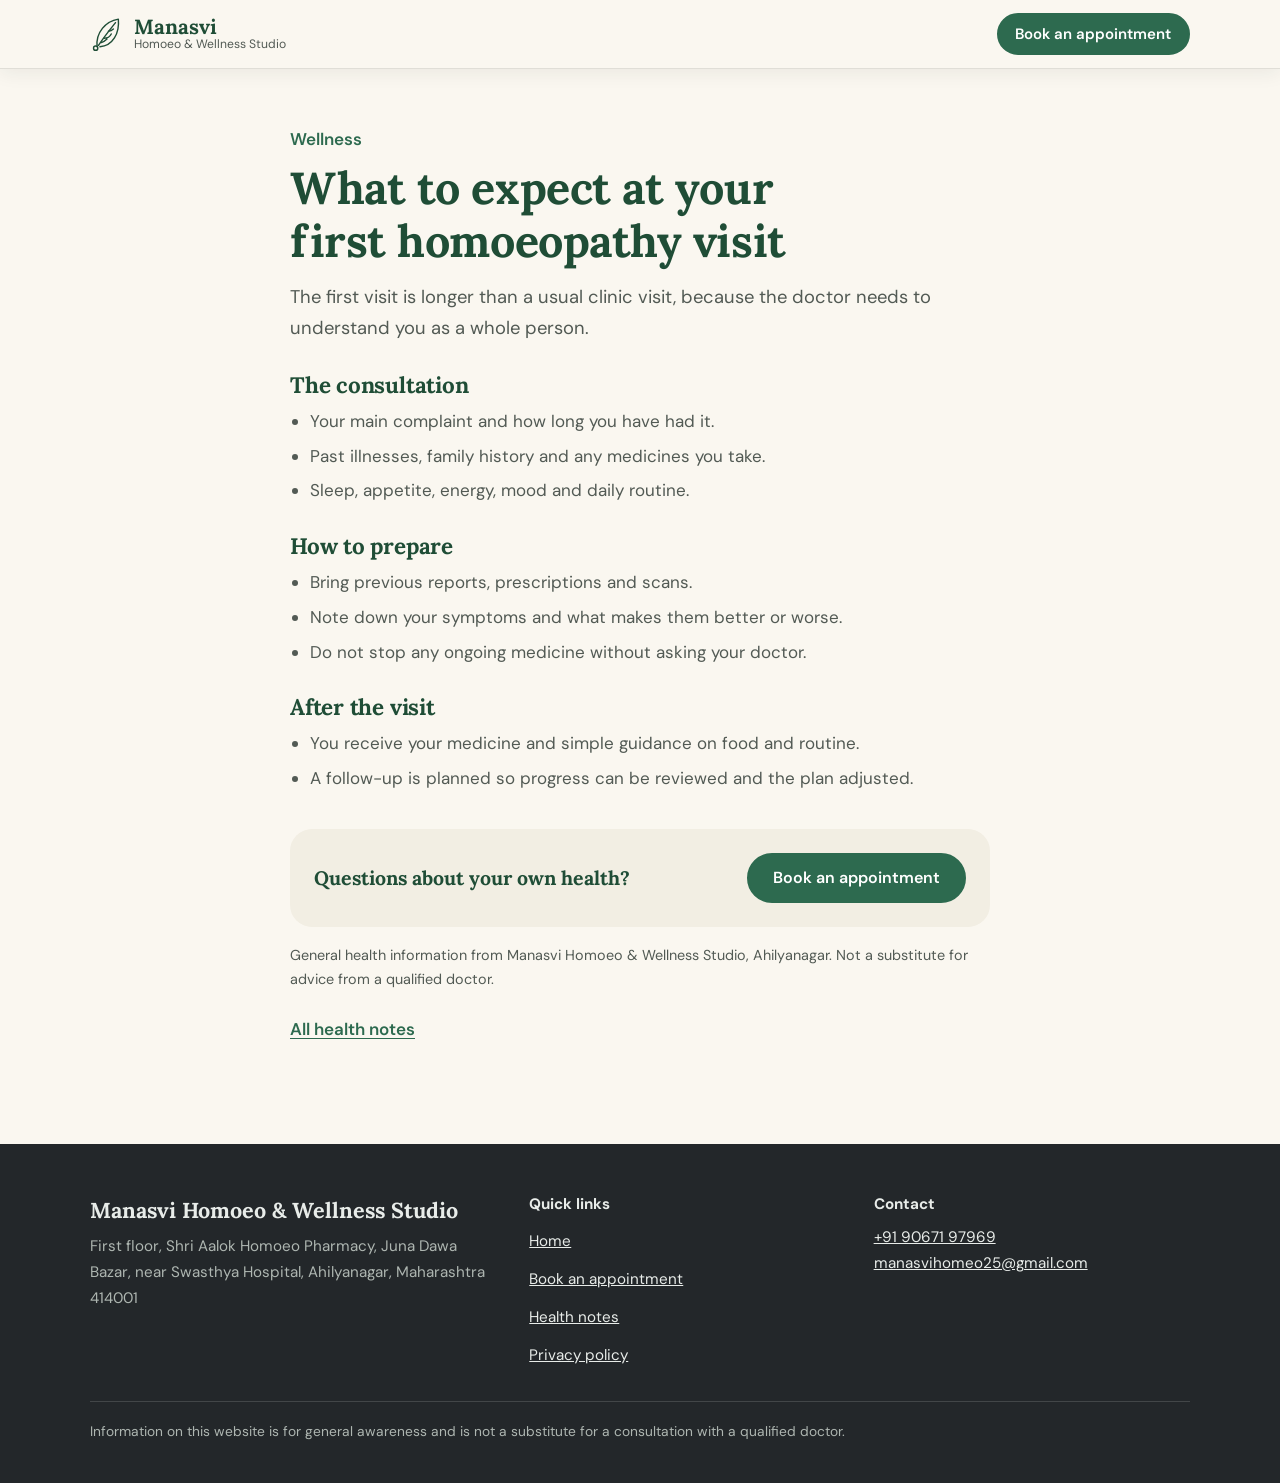
<file: blog/first-homoeopathy-visit.html>
<!DOCTYPE html>
<html lang="en">
<head>
<meta charset="utf-8">
<meta name="viewport" content="width=device-width,initial-scale=1,viewport-fit=cover">
<title>What to expect at your first homoeopathy visit | Manasvi Homoeo &amp; Wellness Studio, Ahilyanagar</title>
<meta name="description" content="The first visit is longer than a usual clinic visit, because the doctor needs to understand you as a whole person.">
<link rel="canonical" href="https://aalok.co.in/blog/first-homoeopathy-visit.html">
<meta property="og:title" content="What to expect at your first homoeopathy visit | Manasvi Homoeo &amp; Wellness Studio, Ahilyanagar">
<meta property="og:description" content="The first visit is longer than a usual clinic visit, because the doctor needs to understand you as a whole person.">
<meta property="og:image" content="https://aalok.co.in/images/manasvi-homoeo-ahilyanagar-share.png">
<meta name="theme-color" content="#FAF7F0">
<link rel="icon" href="data:image/svg+xml,%3Csvg xmlns='http://www.w3.org/2000/svg' viewBox='0 0 64 64'%3E%3Crect width='64' height='64' rx='16' fill='%231F4D36'/%3E%3Cpath d='M16 48C14 28 28 14 48 12c0 22-10 36-32 36z' fill='%23fff'/%3E%3C/svg%3E">
<link rel="preconnect" href="https://fonts.googleapis.com"><link rel="preconnect" href="https://fonts.gstatic.com" crossorigin>
<link href="https://fonts.googleapis.com/css2?family=DM+Sans:wght@400;500;600;700&family=Lora:wght@600;700&display=swap" rel="stylesheet">
<style>
/* Layout: a calm ivory page with white cards, forest-green actions and charcoal text; one task per band, contact actions always one tap away. */
:root{
  --bg:#FAF7F0; --bg-2:#F2EEE3; --surface:#FFFFFF; --surface-2:#F7F4EC;
  --ink:#262A27; --text:#525A54; --head:#1F4D36;
  --accent:#2D6A4F; --accent-ink:#FFFFFF; --accent-strong:#1F4D36; --accent-soft:#E4EEE6;
  --line:rgba(38,42,39,.12); --shadow:rgba(31,45,36,.07);
  --gold:#9A6B1F; --ok:#2F8F57; --danger:#A12A22; --danger-bg:#FBEAE7; --ok-bg:#E6F2EA;
  --footer-bg:#23272A; --footer-ink:#E8ECE9; --footer-dim:#AEB6B1;
  --wa:#25D366; --wa-ink:#05301A;
  --il-a:#E4EEE6; --il-b:#B7CDBE; --il-sun:#FFF9EA; --il-hill:#9DB9A6; --il-leaf:#1F4D36; --il-leaf2:#4F8466;
  --il-stem:#1F4D36; --il-bottle:#B9853F; --il-cap:#262A27; --il-label:#FFFDF6; --il-shine:rgba(255,255,255,.45); --il-dish:#FFFFFF; --il-pill:#FFFFFF;
  --g1:#8FBCD3; --g2:#6FAF7F; --g3:#D9B54F; --g4:#D3866A;
  --display:'Lora','Noto Serif Devanagari',Georgia,'Times New Roman',serif;
  --body:'DM Sans','Noto Sans Devanagari',system-ui,-apple-system,'Segoe UI',Roboto,Arial,sans-serif;
  --wrap:1140px; --hh:68px; --r-lg:22px; --r-md:16px; --r-sm:12px;
}
@media (prefers-color-scheme: dark){
  :root:not([data-theme="light"]){
    --bg:#131614; --bg-2:#181C19; --surface:#1E2320; --surface-2:#252B27;
    --ink:#ECEFEC; --text:#B3BCB6; --head:#9ED2B2;
    --accent:#7CC39A; --accent-ink:#0D1A12; --accent-strong:#A8DDBE; --accent-soft:#263A2E;
    --line:rgba(236,239,236,.12); --shadow:rgba(0,0,0,.35);
    --gold:#D7AE5B; --ok:#6CCB91; --danger:#F2A69F; --danger-bg:#3A1F1C; --ok-bg:#1F3326;
    --footer-bg:#0D0F0E; --footer-ink:#E3E8E4; --footer-dim:#9AA49E;
    --il-a:#243029; --il-b:#34483B; --il-sun:#3E3E30; --il-hill:#3F5A48; --il-leaf:#9ED2B2; --il-leaf2:#5E9274;
    --il-stem:#9ED2B2; --il-cap:#ECEFEC; --il-label:#F3EEDF; --il-shine:rgba(255,255,255,.3); --il-dish:#DCD6C4;
    color-scheme:dark;
  }
}
:root[data-theme="dark"]{
  --bg:#131614; --bg-2:#181C19; --surface:#1E2320; --surface-2:#252B27;
  --ink:#ECEFEC; --text:#B3BCB6; --head:#9ED2B2;
  --accent:#7CC39A; --accent-ink:#0D1A12; --accent-strong:#A8DDBE; --accent-soft:#263A2E;
  --line:rgba(236,239,236,.12); --shadow:rgba(0,0,0,.35);
  --gold:#D7AE5B; --ok:#6CCB91; --danger:#F2A69F; --danger-bg:#3A1F1C; --ok-bg:#1F3326;
  --footer-bg:#0D0F0E; --footer-ink:#E3E8E4; --footer-dim:#9AA49E;
  --il-a:#243029; --il-b:#34483B; --il-sun:#3E3E30; --il-hill:#3F5A48; --il-leaf:#9ED2B2; --il-leaf2:#5E9274;
  --il-stem:#9ED2B2; --il-cap:#ECEFEC; --il-label:#F3EEDF; --il-shine:rgba(255,255,255,.3); --il-dish:#DCD6C4;
  color-scheme:dark;
}

*{box-sizing:border-box;margin:0;padding:0}
html{scroll-behavior:smooth;scroll-padding-top:calc(var(--hh) + 16px);-webkit-text-size-adjust:100%}
body{font-family:var(--body);font-size:1.0625rem;line-height:1.7;color:var(--text);background:var(--bg);-webkit-font-smoothing:antialiased;overflow-x:hidden}
body::before{content:"";position:fixed;inset:0 0 auto;height:env(safe-area-inset-top,0px);z-index:300;background:var(--bg)}
img,svg{max-width:100%;display:block}
a{color:var(--accent)}
button{font:inherit;color:inherit;cursor:pointer;-webkit-tap-highlight-color:transparent}
h1,h2,h3{font-family:var(--display);font-weight:700;line-height:1.18;color:var(--head);letter-spacing:-.01em;text-wrap:balance}
html[lang="mr"] h1,html[lang="mr"] h2,html[lang="mr"] h3{line-height:1.42;letter-spacing:0}
html[lang="mr"] body{line-height:1.85}
.wrap{max-width:var(--wrap);margin-inline:auto;padding-left:max(20px,env(safe-area-inset-left,0px));padding-right:max(20px,env(safe-area-inset-right,0px))}
.skip{position:absolute;left:-999px;top:8px;background:var(--accent);color:var(--accent-ink);padding:10px 16px;border-radius:10px;z-index:400}
.skip:focus{left:8px}
:focus-visible{outline:3px solid var(--gold);outline-offset:3px;border-radius:8px}
.hidden{display:none!important}
.eyebrow{color:var(--accent);font-weight:600;font-size:.95rem;margin-bottom:8px}
.fine{font-size:.9rem;color:var(--text)}
.num{font-variant-numeric:tabular-nums}
.i{fill:none;stroke:currentColor;stroke-width:2;stroke-linecap:round;stroke-linejoin:round}

/* buttons */
.btn{display:inline-flex;align-items:center;justify-content:center;gap:.55em;min-height:50px;padding:.65em 1.5em;border-radius:999px;border:2px solid var(--accent);background:var(--accent);color:var(--accent-ink);font-weight:600;font-size:1rem;line-height:1.2;text-decoration:none;text-align:center;transition:background .15s,border-color .15s,color .15s}
.btn:hover{background:var(--accent-strong);border-color:var(--accent-strong)}
.btn.outline{background:transparent;color:var(--accent)}
.btn.outline:hover{background:var(--accent-soft)}
.btn.sm{min-height:42px;padding:.35em 1.1em;font-size:.94rem}
.btn svg{width:1.15em;height:1.15em;flex:none}
.btn.wa{background:var(--wa);border-color:var(--wa);color:var(--wa-ink)}
.btn.wa:hover{filter:brightness(.95)}
.btn[aria-busy="true"]{opacity:.75;pointer-events:none}
.spin{width:18px;height:18px;border-radius:50%;border:2.5px solid currentColor;border-right-color:transparent;animation:spin .8s linear infinite}
@keyframes spin{to{transform:rotate(360deg)}}
.textlink{display:inline-flex;align-items:center;gap:6px;min-height:44px;font-weight:600;color:var(--accent);text-decoration:underline;text-underline-offset:3px}
.textlink svg{width:18px;height:18px}
.linkbtn{background:none;border:0;color:var(--accent);font-weight:600;text-decoration:underline;text-underline-offset:3px;min-height:44px;padding:6px 0}
.icon-btn{display:inline-grid;place-items:center;width:44px;height:44px;border-radius:12px;border:1.5px solid var(--line);background:var(--surface);color:var(--accent)}
.icon-btn svg{width:18px;height:18px}

/* header */
.site{position:sticky;top:env(safe-area-inset-top,0px);z-index:200;background:var(--bg);border-bottom:1px solid transparent;transition:border-color .2s,box-shadow .2s}
.site.scrolled{border-color:var(--line);box-shadow:0 4px 18px var(--shadow)}
.bar{display:flex;align-items:center;gap:14px;height:var(--hh)}
.brand{display:flex;align-items:center;gap:10px;text-decoration:none;min-width:0;margin-right:auto;color:var(--head)}
.brand svg.logo{width:46px;height:40px;flex:none;color:#36703F}
.brand b{display:block;font-family:var(--display);font-size:1.28rem;font-weight:700;color:var(--head);line-height:1.05}
.brand small{display:block;font-size:.76rem;color:var(--text);line-height:1.25;white-space:nowrap}
.nav{display:flex;align-items:center;gap:22px}
.nav a.link{text-decoration:none;color:var(--ink);font-weight:500;font-size:.97rem}
.nav a.link:hover{color:var(--accent)}
.tools{display:flex;align-items:center;gap:8px}
.lang{min-height:42px;border:1.5px solid var(--line);background:var(--surface);color:var(--ink);border-radius:999px;padding:0 14px;font-weight:600;font-size:.92rem}
.lang:hover{border-color:var(--accent)}
.burger{display:none;width:44px;height:44px;border:1.5px solid var(--line);background:var(--surface);border-radius:12px}
.burger span{display:block;width:20px;height:2px;background:var(--ink);margin:4px auto;transition:.2s}
.burger[aria-expanded="true"] span:nth-child(1){transform:translateY(6px) rotate(45deg)}
.burger[aria-expanded="true"] span:nth-child(2){opacity:0}
.burger[aria-expanded="true"] span:nth-child(3){transform:translateY(-6px) rotate(-45deg)}

/* hero */
.hero{position:relative;overflow:hidden;padding-block:clamp(28px,5vw,72px) clamp(64px,8vw,104px)}
.blob{position:absolute;border-radius:50%;pointer-events:none;background:var(--accent-soft);opacity:.55;width:min(620px,130vw);aspect-ratio:1;right:-24%;top:-30%}
.hero-grid{position:relative;display:grid;grid-template-columns:1.12fr .88fr;gap:clamp(28px,5vw,72px);align-items:center}
.hero-copy{min-width:0}
.status{display:inline-flex;align-items:center;gap:9px;background:var(--surface);border:1px solid var(--line);border-radius:999px;padding:.35em 1em .35em .85em;font-weight:500;font-size:.93rem;color:var(--ink);margin-bottom:18px;max-width:100%}
.dot{width:10px;height:10px;border-radius:50%;background:var(--text);opacity:.55;flex:none}
.status[data-state="open"] .dot{background:var(--ok);opacity:1}
.status[data-state="break"] .dot{background:var(--gold);opacity:1}
.hero h1{font-size:clamp(2.4rem,7vw,4.2rem);margin-bottom:16px}
.hero .sub{font-size:1.12rem;max-width:34em;margin-bottom:24px}
.cta{display:flex;gap:12px;flex-wrap:wrap;align-items:center}
.hero-links{display:flex;flex-wrap:wrap;gap:4px 22px;margin-top:10px}
.next{margin-top:20px;display:flex;align-items:center;justify-content:space-between;gap:12px;flex-wrap:wrap;background:var(--surface);border:1px solid var(--line);border-radius:var(--r-md);padding:12px 12px 12px 18px;max-width:520px}
.next .lbl{display:block;font-size:.85rem;color:var(--text)}
.next b{display:block;color:var(--ink);font-size:1.05rem}
.hero-art{position:relative;max-width:410px;width:100%;margin-left:auto}
.hero-art svg{width:100%;height:auto}
.il-a{stop-color:var(--il-a)}.il-b{stop-color:var(--il-b)}
.il-sun{fill:var(--il-sun)}.il-hill{fill:var(--il-hill)}.il-leaf{fill:var(--il-leaf)}.il-leaf2{fill:var(--il-leaf2)}
.il-stem{fill:none;stroke:var(--il-stem);stroke-width:3;stroke-linecap:round}
.il-bottle{fill:var(--il-bottle)}.il-cap{fill:var(--il-cap)}.il-label{fill:var(--il-label)}.il-shine{fill:var(--il-shine)}
.il-line{stroke:var(--il-bottle);stroke-width:2.5;stroke-linecap:round;opacity:.7}
.il-dish{fill:var(--il-dish)}.il-pill{fill:var(--il-pill)}
.rise{animation:rise .6s ease-out both}
@keyframes rise{from{opacity:.001;transform:translateY(12px)}to{opacity:1;transform:none}}

/* info strip */
.strip-band{position:relative;z-index:2;margin-top:-40px}
.strip{display:grid;grid-template-columns:repeat(3,1fr);gap:14px}
.tile{display:flex;align-items:flex-start;gap:14px;background:var(--surface);border:1px solid var(--line);border-radius:var(--r-md);padding:18px;text-decoration:none;color:var(--text);box-shadow:0 10px 26px var(--shadow);min-width:0}
.tile:hover{border-color:var(--accent)}
.tile .ic{width:42px;height:42px;border-radius:50%;background:var(--accent-soft);color:var(--accent);display:grid;place-items:center;flex:none}
.tile .ic svg{width:21px;height:21px}
.tile > span{min-width:0}
.tile b{display:block;color:var(--ink);font-size:1rem;line-height:1.35}
.tile span span{display:block;font-size:.9rem;line-height:1.45}

/* sections */
section.band{padding-block:clamp(56px,8vw,96px)}
.band.alt{background:var(--bg-2)}
.head{max-width:680px;margin-bottom:clamp(22px,4vw,38px)}
.head h2{font-size:clamp(1.8rem,4.8vw,2.7rem);margin-bottom:10px}
.head p{font-size:1.05rem}
.card{background:var(--surface);border:1px solid var(--line);border-radius:var(--r-lg);padding:clamp(20px,4vw,32px)}

/* services */
.keyfacts{display:flex;flex-wrap:wrap;gap:8px;margin-top:16px}
.keyfacts span{background:var(--surface);border:1px solid var(--line);border-radius:999px;padding:.3em .95em;font-size:.92rem;color:var(--ink);font-weight:500}
.three{display:grid;grid-template-columns:repeat(3,1fr);gap:16px}
.therapy{display:grid;gap:10px;align-content:start}
.therapy .ic{width:52px;height:52px;border-radius:14px;background:var(--accent-soft);color:var(--accent);display:grid;place-items:center}
.therapy .ic svg{width:28px;height:28px;fill:none;stroke:currentColor;stroke-width:1.8;stroke-linecap:round;stroke-linejoin:round}
.therapy h3{font-size:1.3rem}
.therapy ul{list-style:none;display:grid;gap:6px;font-size:.95rem}
.therapy li{display:flex;gap:8px}
.therapy li::before{content:"";width:6px;height:6px;border-radius:50%;background:var(--accent);margin-top:.65em;flex:none}

/* conditions */
.cgrid{display:grid;grid-template-columns:repeat(6,1fr);gap:12px;margin-bottom:16px}
.cc{display:flex;flex-direction:column;align-items:center;justify-content:center;gap:9px;text-align:center;padding:16px 8px;min-height:116px;background:var(--surface);border:1.5px solid var(--line);border-radius:var(--r-md);color:var(--ink);font-weight:500;font-size:.95rem;line-height:1.25;transition:background .15s,border-color .15s,color .15s}
.cc:hover{border-color:var(--accent)}
.cc .ic{width:46px;height:46px;border-radius:50%;background:var(--accent-soft);color:var(--accent);display:grid;place-items:center}
.cc .ic svg{width:25px;height:25px;fill:none;stroke:currentColor;stroke-width:2;stroke-linecap:round;stroke-linejoin:round}
.cc[aria-selected="true"]{background:var(--accent);border-color:var(--accent);color:var(--accent-ink)}
.cc[aria-selected="true"] .ic{background:var(--surface);color:var(--accent)}
.panel{display:grid;grid-template-columns:1.35fr 1fr;gap:clamp(18px,4vw,40px);align-items:start}
.panel.swap>*{animation:rise .3s ease-out}
.panel h3{font-size:clamp(1.45rem,3.6vw,1.9rem);margin-bottom:8px}
.chips{display:flex;flex-wrap:wrap;gap:8px;margin-top:14px}
.chip{min-height:42px;background:var(--surface-2);color:var(--ink);border:1.5px solid var(--line);border-radius:999px;padding:.3em 1em;font-size:.95rem;font-weight:500;display:inline-flex;align-items:center;gap:6px}
.chip:hover{border-color:var(--accent)}
.chip[aria-pressed="true"]{background:var(--accent-soft);border-color:var(--accent);color:var(--head)}
.chip[aria-pressed="true"]::before{content:"✓";font-weight:700;color:var(--accent)}
.panel .side{background:var(--surface-2);border-radius:var(--r-md);padding:20px;display:grid;gap:12px}
.panel .side p{font-size:.95rem}
.picked{font-weight:600;color:var(--ink)}

/* doctor */
.about-grid{display:grid;grid-template-columns:.8fr 1.2fr;gap:clamp(24px,5vw,64px);align-items:center}
.photo{position:relative;aspect-ratio:4/5;max-width:340px;width:100%;border-radius:180px 180px var(--r-lg) var(--r-lg);overflow:hidden;background:linear-gradient(170deg,var(--il-a),var(--il-b));display:grid;place-items:center}
.photo .mono{font-family:var(--display);font-size:clamp(3.4rem,10vw,4.6rem);color:var(--surface);font-weight:700}
.photo img{position:absolute;inset:0;width:100%;height:100%;object-fit:cover}
.about-copy{min-width:0}
.about-copy h2{font-size:clamp(1.8rem,4.8vw,2.7rem);margin-bottom:4px}
.cred{color:var(--accent);font-weight:600;margin-bottom:14px}
.about-copy p{max-width:38em;margin-bottom:12px}
.facts{display:grid;grid-template-columns:repeat(2,1fr);gap:10px;margin-top:18px}
.facts div{background:var(--surface);border:1px solid var(--line);border-radius:var(--r-sm);padding:12px 14px}
.facts dt{font-size:.82rem;color:var(--text)}
.facts dd{font-weight:600;color:var(--ink);line-height:1.4}

/* steps */
.steps{list-style:none;counter-reset:s;display:grid;grid-template-columns:repeat(4,1fr);gap:14px}
.steps li{position:relative;background:var(--surface);border:1px solid var(--line);border-radius:var(--r-md);padding:64px 20px 22px}
.steps li::before{counter-increment:s;content:counter(s);position:absolute;left:20px;top:20px;width:32px;height:32px;border-radius:50%;background:var(--accent);color:var(--accent-ink);display:grid;place-items:center;font-family:var(--display);font-weight:700}
.steps h3{font-size:1.15rem;margin-bottom:4px}
.steps p{font-size:.97rem}

/* booking */
.bk{max-width:880px}
.bk-step{display:grid;gap:12px;padding-bottom:22px;border-bottom:1px solid var(--line);margin-bottom:20px}
.bk-step h3{font-size:1.12rem;display:flex;align-items:center;gap:10px}
.bk-step h3 .n{width:28px;height:28px;border-radius:50%;background:var(--accent-soft);color:var(--accent);display:grid;place-items:center;font-size:.9rem;font-family:var(--body);font-weight:700}
.days{display:flex;gap:8px;overflow-x:auto;padding:4px 2px 8px;scroll-snap-type:x mandatory}
.day{flex:none;scroll-snap-align:start;width:70px;min-height:80px;border:1.5px solid var(--line);background:var(--surface);border-radius:var(--r-sm);display:grid;place-items:center;align-content:center;line-height:1.2;color:var(--ink)}
.day small{font-size:.76rem;color:var(--text)}
.day b{font-size:1.3rem;font-family:var(--display)}
.day:hover:not(:disabled){border-color:var(--accent)}
.day[aria-pressed="true"]{background:var(--accent);border-color:var(--accent);color:var(--accent-ink)}
.day[aria-pressed="true"] small{color:var(--accent-ink)}
.day:disabled{opacity:.45;cursor:not-allowed;background:var(--surface-2)}
.slot-group{display:grid;gap:8px}
.slot-group .lbl{font-size:.88rem;color:var(--text);font-weight:500}
.slots{display:flex;flex-wrap:wrap;gap:8px}
.slot{min-height:44px;min-width:92px;border:1.5px solid var(--accent);background:var(--surface);color:var(--head);border-radius:999px;padding:.3em 1em;font-weight:600;font-size:.95rem}
.slot:hover{background:var(--accent-soft)}
.slot[aria-pressed="true"]{background:var(--accent);color:var(--accent-ink)}
.slotmsg{color:var(--text);font-size:.95rem}
.seg{display:flex;flex-wrap:wrap;gap:8px}
.seg button{min-height:44px;border:1.5px solid var(--line);background:var(--surface);border-radius:999px;padding:.3em 1.1em;font-weight:500;color:var(--ink)}
.seg button[aria-checked="true"]{background:var(--accent-soft);border-color:var(--accent);color:var(--head)}
.row{display:grid;grid-template-columns:1fr 1fr;gap:14px}
.field{display:grid;gap:6px;min-width:0}
label,.label{font-weight:600;font-size:.95rem;color:var(--ink)}
.opt,.hint{font-weight:400;color:var(--text)}
.hint{font-size:.86rem}
input,select,textarea{width:100%;font:inherit;font-size:1rem;min-height:50px;padding:.65em .95em;border:1.5px solid var(--line);border-radius:var(--r-sm);background:var(--surface);color:var(--ink)}
textarea{min-height:90px;resize:vertical}
input::placeholder,textarea::placeholder{color:var(--text);opacity:.65}
input:focus,select:focus,textarea:focus{outline:3px solid var(--accent-soft);border-color:var(--accent)}
input[aria-invalid="true"]{border-color:var(--danger)}
.err{background:var(--danger-bg);color:var(--danger);border-radius:var(--r-sm);padding:12px 16px;font-weight:500}
.okmsg{background:var(--ok-bg);color:var(--ink);border-radius:var(--r-sm);padding:14px 16px;font-weight:500;border-left:4px solid var(--ok)}
.submit-row{display:flex;flex-wrap:wrap;align-items:center;gap:14px}
.done{display:grid;gap:16px}
.done h3{font-size:1.4rem}
.sum{display:grid;background:var(--surface-2);border-radius:var(--r-md);padding:6px 18px}
.sum div{display:flex;justify-content:space-between;gap:14px;padding:9px 0;border-bottom:1px solid var(--line)}
.sum div:last-child{border-bottom:0}
.sum span{color:var(--text)}
.sum b{color:var(--ink);text-align:right;word-break:break-word}
.actions{display:grid;grid-template-columns:1fr 1fr;gap:10px}
.actions .btn{width:100%}
.actions .wide{grid-column:1/-1}
.calbox{display:grid;gap:12px;margin-bottom:22px;padding:18px;border-radius:var(--r-md);background:var(--accent-soft)}

/* pharmacy */
.pharm{display:grid;grid-template-columns:auto 1fr auto;gap:18px 22px;align-items:center}
.pharm .ic{width:60px;height:60px;border-radius:16px;background:var(--accent-soft);color:var(--accent);display:grid;place-items:center}
.pharm .ic svg{width:30px;height:30px}
.pharm h3{font-size:1.35rem;margin-bottom:4px}

/* tools */
.tabs{display:flex;gap:4px;background:var(--surface-2);border-radius:999px;padding:5px;margin-bottom:20px;overflow-x:auto}
.tabs button{flex:1;min-height:44px;border:0;background:transparent;border-radius:999px;font-weight:600;color:var(--ink);white-space:nowrap;padding:0 14px}
.tabs button[aria-selected="true"]{background:var(--accent);color:var(--accent-ink)}
.tool-grid{display:grid;grid-template-columns:1fr 1fr;gap:clamp(16px,4vw,36px);align-items:start}
.pane form{display:grid;gap:14px}
.result{background:var(--surface-2);border-radius:var(--r-md);padding:20px;min-height:150px;display:grid;gap:8px;align-content:start}
.result .big{font-family:var(--display);font-size:2.2rem;font-weight:700;color:var(--head);line-height:1}
.result .what{font-weight:600;color:var(--ink)}
.example{justify-self:start;font-size:.78rem;font-weight:600;color:var(--gold);border:1px solid var(--gold);border-radius:999px;padding:1px 10px}
.gauge{position:relative;height:12px;border-radius:999px;margin:12px 4px 4px;background:linear-gradient(90deg,var(--g1) 0 17%,var(--g2) 17% 35%,var(--g3) 35% 42%,var(--g4) 42% 100%)}
.gauge i{position:absolute;top:-6px;width:6px;height:24px;margin-left:-3px;background:var(--ink);border:2px solid var(--surface);border-radius:4px;transition:left .4s ease}
.scale{display:flex;justify-content:space-between;font-size:.8rem;color:var(--text)}
.dates{list-style:none;display:grid;gap:8px}
.dates li{display:flex;justify-content:space-between;gap:10px;background:var(--surface);border-radius:var(--r-sm);padding:10px 14px;color:var(--ink)}
.dates li b{color:var(--head)}
.tipcard{display:grid;gap:14px;margin-top:18px;background:var(--accent-strong);color:var(--accent-ink);border-radius:var(--r-lg);padding:clamp(20px,4vw,32px)}
.tipcard .eyebrow{color:var(--accent-ink);opacity:.85;margin:0}
.tip-text{font-family:var(--display);font-size:clamp(1.25rem,3.2vw,1.7rem);line-height:1.4;font-weight:600;max-width:32em}
.tip-text.swap{animation:rise .3s ease-out}
.tip-foot{display:flex;flex-wrap:wrap;justify-content:space-between;align-items:center;gap:12px}
.chip-tag{font-size:.82rem;font-weight:600;border:1px solid currentColor;border-radius:999px;padding:0 10px;opacity:.85}
.tip-btns{display:flex;gap:10px;flex-wrap:wrap}
.tipcard .btn{background:var(--accent-ink);color:var(--accent-strong);border-color:var(--accent-ink)}
.tipcard .btn.outline{background:transparent;color:var(--accent-ink)}

/* blog */
.filters{display:flex;gap:8px;overflow-x:auto;padding:2px 2px 10px;margin-bottom:10px;scrollbar-width:none}
.filters::-webkit-scrollbar{display:none}
.filters button{flex:none;min-height:42px;border:1.5px solid var(--line);background:var(--surface);border-radius:999px;padding:.3em 1.1em;font-weight:500;color:var(--ink)}
.filters button[aria-pressed="true"]{background:var(--accent);border-color:var(--accent);color:var(--accent-ink)}
.posts{list-style:none;display:grid;grid-template-columns:repeat(3,1fr);gap:14px}
.posts a{display:flex;flex-direction:column;height:100%;gap:8px;background:var(--surface);border:1px solid var(--line);border-radius:var(--r-md);padding:22px;text-decoration:none;color:var(--text)}
.posts a:hover{border-color:var(--accent)}
.posts .c{align-self:flex-start;background:var(--accent-soft);color:var(--head);border-radius:999px;padding:.1em .85em;font-size:.84rem;font-weight:600}
.posts .t{font-family:var(--display);font-weight:700;font-size:1.18rem;line-height:1.3;color:var(--head)}
.posts .d{font-size:.96rem}
.posts .m{margin-top:auto;padding-top:6px;color:var(--accent);font-weight:600;font-size:.9rem}

/* feedback */
.fb-grid{display:grid;grid-template-columns:1fr 1fr;gap:clamp(18px,4vw,44px);align-items:start}
.fb-note{display:grid;gap:12px;align-content:start;min-width:0}
.fb-note h2{font-size:clamp(1.8rem,4.8vw,2.7rem)}
.quote{font-family:var(--display);font-size:clamp(1.25rem,3vw,1.7rem);line-height:1.4;color:var(--ink)}
.quote-by{color:var(--accent);font-weight:600}
.ctrl{display:flex;gap:10px}
.stars{display:flex;gap:6px}
.stars button{width:44px;height:44px;border:1.5px solid var(--line);background:var(--surface);border-radius:12px;color:var(--text);display:grid;place-items:center}
.stars button svg{width:22px;height:22px}
.stars button.on{color:var(--gold);border-color:var(--gold)}
.stars button.on svg{fill:var(--gold)}

/* faq */
.faq-list{max-width:820px;display:grid;gap:10px}
details{background:var(--surface);border:1px solid var(--line);border-radius:var(--r-md);padding:0 20px}
summary{list-style:none;cursor:pointer;display:flex;justify-content:space-between;gap:14px;align-items:center;min-height:60px;padding:10px 0;font-weight:600;color:var(--ink)}
summary::-webkit-details-marker{display:none}
summary::after{content:"+";flex:none;width:30px;height:30px;border-radius:50%;background:var(--accent-soft);color:var(--accent);display:grid;place-items:center;font-size:1.25rem;line-height:1;transition:transform .2s}
details[open] summary::after{transform:rotate(45deg)}
details p{padding:0 0 18px;max-width:62ch}

/* contact */
.contact-grid{display:grid;grid-template-columns:1fr 1fr;gap:clamp(18px,4vw,40px);align-items:start}
.contact-grid > *{min-width:0}
.c-list{display:grid;gap:14px}
.c-row{display:flex;gap:12px;align-items:flex-start}
.c-row .ic{width:40px;height:40px;border-radius:50%;background:var(--accent-soft);color:var(--accent);display:grid;place-items:center;flex:none}
.c-row .ic svg{width:19px;height:19px}
.c-row > div{min-width:0;flex:1}
.c-row b{display:block;color:var(--ink)}
.c-row .val{display:flex;align-items:center;gap:8px;flex-wrap:wrap;word-break:break-word}
.c-row .val a{font-weight:600}
.hours{width:100%;border-collapse:collapse;font-variant-numeric:tabular-nums}
.hours td{padding:9px 0;border-bottom:1px solid var(--line);font-size:.96rem}
.hours td:last-child{text-align:right}
.hours tr.today td{font-weight:700;color:var(--ink)}
.mapbox{display:grid;gap:14px}
.mapframe{width:100%;aspect-ratio:4/3;max-width:100%;border:0;border-radius:var(--r-md);background:var(--surface-2)}
.addr-card{background:var(--surface-2);border-radius:var(--r-md);padding:18px;display:grid;gap:6px}
.addr-card b{color:var(--ink);font-size:1.05rem}
.map-actions{display:grid;grid-template-columns:1fr 1fr;gap:10px}

/* footer */
footer{background:var(--footer-bg);color:var(--footer-ink);padding-block:48px 40px;font-size:.95rem}
.f-grid{display:grid;grid-template-columns:1.3fr 1fr 1fr;gap:28px}
footer b{color:var(--footer-ink);display:block;margin-bottom:8px}
footer a{color:var(--footer-ink)}
footer ul{list-style:none;display:grid;gap:4px}
footer li a{display:inline-block;padding:4px 0}
footer .dim{color:var(--footer-dim)}
.f-brand{font-family:var(--display);font-size:1.35rem;font-weight:700;margin-bottom:6px}
.f-bottom{margin-top:28px;padding-top:18px;border-top:1px solid rgba(255,255,255,.14);display:grid;gap:8px;font-size:.86rem;color:var(--footer-dim)}

/* chat sheet */
.fab{position:fixed;right:calc(20px + env(safe-area-inset-right,0px));bottom:calc(20px + env(safe-area-inset-bottom,0px));z-index:150;display:flex;align-items:center;gap:8px;background:var(--wa);color:var(--wa-ink);border:0;border-radius:999px;padding:.75em 1.2em;font-weight:700;box-shadow:0 10px 24px var(--shadow)}
.fab svg{width:20px;height:20px}
.fab{opacity:0;visibility:hidden;transform:translateY(8px);transition:opacity .2s,transform .2s,visibility .2s}
.fab.show{opacity:1;visibility:visible;transform:none}
.sheet-back{position:fixed;inset:0;z-index:450;background:rgba(10,14,12,.45);opacity:0;visibility:hidden;transition:.2s}
.sheet-back.open{opacity:1;visibility:visible}
.sheet{position:fixed;left:0;right:0;bottom:0;z-index:460;background:var(--surface);border-radius:22px 22px 0 0;max-width:520px;margin-inline:auto;padding:16px max(20px,env(safe-area-inset-right,0px)) calc(22px + env(safe-area-inset-bottom,0px)) max(20px,env(safe-area-inset-left,0px));transform:translateY(105%);visibility:hidden;transition:transform .25s ease,visibility .25s;box-shadow:0 -10px 40px var(--shadow)}
.sheet.open{transform:none;visibility:visible}
.sheet .grab{width:44px;height:5px;border-radius:9px;background:var(--line);margin:0 auto 12px}
.sheet-head{display:flex;justify-content:space-between;align-items:center;gap:10px;margin-bottom:6px}
.sheet h3{font-size:1.25rem}
.sheet .who{font-size:.92rem;margin-bottom:12px}
.qlist{display:grid;gap:8px}
.q{display:flex;align-items:center;justify-content:space-between;gap:12px;min-height:50px;padding:10px 16px;border:1.5px solid var(--line);border-radius:var(--r-sm);text-decoration:none;color:var(--ink);font-weight:500;background:var(--surface)}
.q:hover{border-color:var(--accent)}
.q svg{width:18px;height:18px;color:var(--accent);flex:none}

/* reader (articles + privacy) */
.reader{position:fixed;inset:0;z-index:500;background:var(--bg);overflow-y:auto;overscroll-behavior:contain;transform:translateY(100%);visibility:hidden;transition:transform .3s ease,visibility .3s;padding-top:env(safe-area-inset-top,0px)}
.reader.open{transform:none;visibility:visible}
.reader .top{position:sticky;top:0;z-index:2;background:var(--bg);border-bottom:1px solid var(--line)}
.reader .top .wrap{display:flex;align-items:center;min-height:60px}
.reader .rbar{position:absolute;left:0;bottom:-1px;height:3px;width:0;background:var(--accent)}
.site .bar > .btn{flex:none}
.post{max-width:700px;margin:0 auto;padding-block:clamp(28px,6vw,56px) 80px}
.post .c{color:var(--accent);font-weight:600}
.post h1{font-size:clamp(1.9rem,6vw,2.8rem);margin:8px 0 14px}
.post .lead{font-size:1.15rem;margin-bottom:16px}
.post h2{font-size:1.4rem;margin:28px 0 8px}
.post p{margin-bottom:12px}
.post ul{padding-left:1.2em;display:grid;gap:6px;margin-bottom:12px}
.cta-box{margin-top:36px;background:var(--bg-2);border-radius:var(--r-lg);padding:24px;display:flex;gap:16px;flex-wrap:wrap;align-items:center;justify-content:space-between}
.cta-box p{margin:0;font-family:var(--display);font-weight:700;font-size:1.22rem;color:var(--head);max-width:20em;line-height:1.3}
.prog{position:fixed;left:0;top:0;height:3px;background:var(--accent);width:0;z-index:300}

/* mobile bar, toast */
.mbar{display:none}
.toast{position:fixed;left:50%;bottom:calc(96px + env(safe-area-inset-bottom,0px));transform:translate(-50%,16px);background:var(--ink);color:var(--bg);padding:10px 18px;border-radius:999px;font-weight:600;font-size:.95rem;opacity:0;pointer-events:none;transition:.2s;z-index:600;max-width:90vw;text-align:center}
.toast.show{opacity:1;transform:translate(-50%,0)}

@media (max-width:1060px){
  .burger{display:block}
  .nav{position:fixed;left:0;right:0;top:calc(var(--hh) + env(safe-area-inset-top,0px));bottom:0;background:var(--bg);flex-direction:column;align-items:stretch;gap:0;padding:6px max(20px,env(safe-area-inset-right,0px)) 40px max(20px,env(safe-area-inset-left,0px));overflow-y:auto;visibility:hidden;opacity:0;transition:opacity .2s,visibility .2s}
  .nav.open{visibility:visible;opacity:1}
  .nav a.link{font-family:var(--display);font-weight:600;font-size:1.3rem;padding:14px 0;border-bottom:1px solid var(--line);color:var(--head)}
  .nav .btn{margin-top:20px}
  .cgrid{grid-template-columns:repeat(3,1fr)}
  .posts{grid-template-columns:repeat(2,1fr)}
}
@media (max-width:860px){
  .hero-grid,.panel,.about-grid,.tool-grid,.fb-grid,.contact-grid{grid-template-columns:1fr}
  .hero-art{max-width:280px;margin:0 auto}
  .strip{grid-template-columns:1fr;gap:10px}
  .strip-band{margin-top:-36px}
  .three{grid-template-columns:1fr}
  .steps{grid-template-columns:1fr 1fr}
  .photo{max-width:260px;margin:0 auto}
  .pharm{grid-template-columns:auto 1fr}
  .pharm .btn{grid-column:1/-1}
  .f-grid{grid-template-columns:1fr 1fr}
  .f-grid > :first-child{grid-column:1/-1}
  .fab{display:none}
  .mbar{display:flex;position:fixed;left:0;right:0;bottom:0;z-index:190;background:var(--surface);border-top:1px solid var(--line);box-shadow:0 -6px 20px var(--shadow);padding:8px max(12px,env(safe-area-inset-right,0px)) calc(8px + env(safe-area-inset-bottom,0px)) max(12px,env(safe-area-inset-left,0px));gap:8px}
  .mbar a,.mbar button{flex:1;display:flex;align-items:center;justify-content:center;gap:6px;min-height:48px;border-radius:14px;font-weight:700;font-size:.95rem;text-decoration:none;color:var(--head);background:var(--surface-2);border:0}
  .mbar svg{width:18px;height:18px}
  .mbar .go{background:var(--accent);color:var(--accent-ink)}
  body{padding-bottom:calc(72px + env(safe-area-inset-bottom,0px))}
}
@media (max-width:560px){
  .cgrid{grid-template-columns:repeat(2,1fr)}
  .posts{grid-template-columns:1fr}
  .steps{grid-template-columns:1fr}
  .row,.actions,.map-actions{grid-template-columns:1fr}
  .cta .btn{flex:1 1 100%}
  .facts{grid-template-columns:1fr}
  .brand small{font-size:.72rem}
  .hero .sub{font-size:1.05rem}
  .next .btn{width:100%}
  .f-grid{grid-template-columns:1fr}
}
@media (prefers-reduced-motion:reduce){
  *,*::before,*::after{animation:none!important;transition:none!important;scroll-behavior:auto!important}
}

/* pharmacy hours + clinic gallery */
.ph-hours{margin-top:8px;color:var(--ink)}
.ph-hours b{color:var(--head);margin-right:6px}
.gallery-wrap{margin-top:clamp(28px,5vw,44px)}
.g-title{font-size:clamp(1.5rem,4vw,2.1rem);margin-bottom:16px}
.gallery{display:grid;grid-template-columns:repeat(3,1fr);gap:12px}
.gallery figure{margin:0;border-radius:var(--r-md);overflow:hidden;background:var(--surface-2);aspect-ratio:4/3;max-width:100%}
.gallery img{width:100%;height:100%;object-fit:cover}
@media (max-width:560px){.gallery{grid-template-columns:1fr 1fr}}

/* media: patient stories, gallery, viewer */
.stories{margin-bottom:clamp(32px,6vw,56px);display:grid;gap:10px}
.stories h2{font-size:clamp(1.8rem,4.8vw,2.7rem)}
.mrow{display:flex;gap:12px;overflow-x:auto;scroll-snap-type:x mandatory;padding:4px 2px 12px;margin-top:6px}
.mrow .mcard{flex:0 0 clamp(190px,44vw,250px);scroll-snap-align:start}
.mcard{display:grid;gap:8px;align-content:start;text-align:left;background:var(--surface);border:1px solid var(--line);border-radius:var(--r-md);padding:8px;color:var(--ink);min-width:0}
.mcard:hover{border-color:var(--accent)}
.mthumb{position:relative;display:block;aspect-ratio:4/5;max-width:100%;border-radius:12px;overflow:hidden;background:var(--surface-2)}
.mgrid .mthumb{aspect-ratio:4/3}
.mthumb img,.mthumb video{width:100%;height:100%;object-fit:cover;display:block;pointer-events:none}
.play{position:absolute;left:50%;top:50%;width:56px;height:56px;margin:-28px 0 0 -28px;border-radius:50%;background:var(--accent);box-shadow:0 6px 18px var(--shadow)}
.play::after{content:"";position:absolute;left:22px;top:17px;border-left:16px solid var(--accent-ink);border-top:11px solid transparent;border-bottom:11px solid transparent}
.mcap{font-size:.9rem;line-height:1.4;padding:0 4px 4px;color:var(--text)}
.gal{margin-top:clamp(36px,6vw,64px)}
.mgrid{display:grid;grid-template-columns:repeat(auto-fill,minmax(220px,1fr));gap:12px}
@media (max-width:560px){.mgrid{grid-template-columns:1fr 1fr}}
.lightbox{position:fixed;inset:0;z-index:520;background:var(--footer-bg);display:grid;grid-template-rows:auto 1fr auto;opacity:0;visibility:hidden;transition:opacity .2s,visibility .2s;padding:env(safe-area-inset-top,0px) max(12px,env(safe-area-inset-right,0px)) env(safe-area-inset-bottom,0px) max(12px,env(safe-area-inset-left,0px))}
.lightbox.open{opacity:1;visibility:visible}
.lb-top{display:flex;justify-content:space-between;align-items:center;color:var(--footer-ink);padding:10px 4px;font-weight:600}
.lb-close,.lb-nav{display:grid;place-items:center;width:48px;height:48px;border-radius:50%;border:1px solid rgba(255,255,255,.25);background:transparent;color:var(--footer-ink);font-size:1.7rem;line-height:1}
.lb-media{position:relative;min-height:0;display:grid;place-items:center}
.lb-inner{display:grid;place-items:center;gap:12px;width:100%;height:100%;min-height:0}
.lb-inner img,.lb-inner video{max-width:100%;max-height:calc(100vh - 170px);object-fit:contain;border-radius:8px}
.lb-inner iframe{width:min(100%,960px);aspect-ratio:16/9;max-width:100%;border:0;border-radius:8px}
.lb-yt{color:var(--footer-ink);font-weight:600}
.lb-nav{position:absolute;top:50%;transform:translateY(-50%)}
.lb-prev{left:0}.lb-next{right:0}
.lb-cap{color:var(--footer-ink);text-align:center;padding:10px 8px 16px;min-height:1.5em}
#galTabs{justify-content:flex-start;max-width:max-content}
#galTabs button{flex:0 0 auto}
.mthumb video{background:var(--accent-soft)}

/* ---------- screen-reader text, language select ---------- */
.sr{position:absolute!important;width:1px;height:1px;padding:0;margin:-1px;overflow:hidden;clip:rect(0 0 0 0);white-space:nowrap;border:0}
select.lang{appearance:none;-webkit-appearance:none;cursor:pointer;padding:0 32px 0 14px;font-family:inherit;
  background:var(--surface) url("data:image/svg+xml,%3Csvg xmlns='http://www.w3.org/2000/svg' width='12' height='8' viewBox='0 0 12 8'%3E%3Cpath d='M1 1.5l5 5 5-5' fill='none' stroke='%232D6A4F' stroke-width='1.8' stroke-linecap='round'/%3E%3C/svg%3E") no-repeat right 12px center}
html[lang="hi"] h1,html[lang="hi"] h2,html[lang="hi"] h3{line-height:1.42;letter-spacing:0}
html[lang="hi"] body{line-height:1.85}

/* ---------- homoeopathy medicine note ---------- */
.mininote{margin-top:14px;font-size:.92rem}
.mininote a{color:var(--accent);font-weight:600;text-underline-offset:3px}
.medrule{display:flex;gap:16px;align-items:flex-start;background:var(--surface);border:1.5px solid var(--gold);border-left-width:6px;border-radius:var(--r-md);padding:18px 20px;margin-bottom:22px;scroll-margin-top:96px}
.medrule .ic{flex:none;width:46px;height:46px;border-radius:50%;display:grid;place-items:center;background:color-mix(in srgb,var(--gold) 14%,transparent);color:var(--gold)}
.medrule h3{font-size:1.12rem;margin-bottom:6px}
.medrule ul{margin:0;padding-left:1.1em;display:grid;gap:4px;color:var(--ink)}

/* ---------- diet & lifestyle guide ---------- */
.gd-tools{display:grid;gap:14px;padding:18px}
.gd-search{position:relative;display:flex;align-items:center}
.gd-search>svg{position:absolute;left:14px;color:var(--text);pointer-events:none}
.gd-search input{width:100%;min-height:52px;padding:0 48px 0 44px;border:1.5px solid var(--line);border-radius:999px;background:var(--surface-2);font:inherit;font-size:1rem;color:var(--ink)}
.gd-search input:focus{outline:none;border-color:var(--accent);box-shadow:0 0 0 3px var(--accent-soft);background:var(--surface)}
.gd-search input::-webkit-search-cancel-button{display:none}
.gd-search .icon-btn{position:absolute;right:6px}
.gd-show{display:flex;flex-wrap:wrap;align-items:center;gap:8px 12px}
.gd-show .label{font-weight:600;color:var(--ink);font-size:.92rem}
.gd-show .seg button{min-height:40px;padding:.2em .95em;font-size:.92rem}
.gd-tools .filters{margin:0;padding-bottom:2px}
.gd-count{margin:16px 2px 10px;font-size:.92rem;color:var(--text)}
.gd-list{display:grid;gap:10px}
.gd-list details{padding:0 18px}
.gd-list summary{align-items:center}
.gd-sum{display:grid;gap:2px;min-width:0}
.gd-sum b{font-size:1.04rem;color:var(--ink)}
.gd-sum small{font-weight:500;color:var(--text);font-size:.84rem}
.gd-body{display:grid;gap:12px;padding:2px 0 18px}
.gd-cols{display:grid;gap:12px;grid-template-columns:1fr}
.gd-box{border-radius:var(--r-sm,10px);padding:12px 14px;background:var(--surface-2);border:1px solid var(--line)}
.gd-box h4{margin:0 0 6px;font-size:.95rem;display:flex;align-items:center;gap:8px;color:var(--head)}
.gd-box h4 i{width:10px;height:10px;border-radius:50%;background:var(--accent);flex:none}
.gd-box.avoid h4 i{background:#B4532A}
.gd-box.yoga h4 i{background:var(--gold)}
.gd-box.naturo h4 i{background:#5A7D8C}
.gd-box ul{margin:0;padding-left:1.1em;display:grid;gap:3px;font-size:.95rem;color:var(--ink)}
.gd-warn{margin:0;padding:10px 14px;border-radius:var(--r-sm,10px);background:color-mix(in srgb,var(--gold) 12%,transparent);color:var(--ink);font-size:.93rem}
.gd-acts{display:flex;flex-wrap:wrap;gap:8px}
.gd-list mark{background:color-mix(in srgb,var(--gold) 30%,transparent);color:inherit;border-radius:3px;padding:0 1px}
.gd-empty{padding:22px;text-align:center}
.gd-more{display:flex;justify-content:center;margin-top:16px}
.gd-disc{margin-top:18px;max-width:80ch}
@media (min-width:760px){.gd-cols{grid-template-columns:1fr 1fr}.gd-tools{padding:22px 24px}}
@media (max-width:560px){.medrule{padding:16px 16px 16px 14px;gap:0}.medrule .ic{display:none}.medrule ul{font-size:.95rem}}
#gdCats button{min-height:40px;font-size:.92rem;padding:.2em .95em}
#gdCats button .num{opacity:.6;font-weight:600;margin-left:2px}
@media (min-width:1000px){.gd-list{grid-template-columns:1fr 1fr;align-items:start}.gd-list details[open]{grid-column:1/-1}}

/* ---------- logo, footer brand ---------- */
:root[data-theme="dark"] .brand svg.logo{color:#A8DDBE}
@media (prefers-color-scheme:dark){:root:not([data-theme="light"]) .brand svg.logo{color:#A8DDBE}}
.f-brand{display:flex;align-items:center;gap:12px}
.f-brand .logo{flex:none;color:currentColor}
.f-brand small{display:block;font-family:var(--body);font-size:.85rem;font-weight:500;font-style:italic;opacity:.8;margin-top:2px}
.rv-btns{display:flex;flex-wrap:wrap;gap:10px}

/* ---------- payments and sharing ---------- */
.pay-grid{display:grid;gap:18px}
.pay-card{display:grid;gap:14px;align-content:start;padding:22px}
.pay-card h3,.share-card h3{display:flex;align-items:center;gap:10px;font-size:1.18rem;margin:0}
.pay-card h3 .ic{width:40px;height:40px;border-radius:12px;display:grid;place-items:center;background:var(--accent-soft);color:var(--accent);flex:none}
.qrbox{justify-self:center;background:#fff;border:1px solid var(--line);border-radius:18px;padding:16px 16px 10px;text-align:center;box-shadow:0 6px 20px rgba(31,77,54,.08)}
.qrbox .qr{display:block;width:min(220px,60vw);height:auto}
.qr-name{margin:8px 0 0;font-weight:600;color:#262A27;font-size:.95rem}
.center{text-align:center}
.kv{display:flex;align-items:center;gap:10px;flex-wrap:wrap;background:var(--surface-2);border:1px solid var(--line);border-radius:12px;padding:6px 6px 6px 14px}
.kv span{color:var(--text);font-size:.88rem}
.kv b{color:var(--ink);font-size:1.02rem;margin-right:auto;word-break:break-all}
.acts{display:flex;flex-wrap:wrap;gap:10px}
.bank{display:grid;gap:8px;margin:0}
.bank>div{display:grid;gap:2px;background:var(--surface-2);border:1px solid var(--line);border-radius:12px;padding:8px 6px 8px 14px}
.bank dt{font-size:.82rem;color:var(--text)}
.bank dd{margin:0;display:flex;align-items:center;gap:10px;justify-content:space-between;min-height:44px}
.bank dd b{color:var(--ink);font-size:1.02rem;word-break:break-all}
.share-row{display:flex;flex-wrap:wrap;gap:8px}
.share-row .btn{min-height:42px;padding:.3em 1em;font-size:.92rem}
.paynote{display:flex;flex-wrap:wrap;align-items:center;justify-content:space-between;gap:12px 20px;margin:18px 0;padding:16px 20px;border-radius:var(--r-md);background:color-mix(in srgb,var(--gold) 10%,var(--surface));border:1.5px solid color-mix(in srgb,var(--gold) 45%,transparent)}
.paynote p{margin:0;max-width:68ch;color:var(--ink)}
.share-card{display:grid;gap:20px;padding:22px}
.share-card p{margin:6px 0 14px}
.vcards{display:grid;grid-template-columns:1fr 1fr;gap:10px}
.vcard{display:block;border-radius:10px;overflow:hidden;border:1px solid var(--line);box-shadow:0 4px 14px rgba(0,0,0,.06)}
.vcard img{display:block;width:100%;height:auto}
@media (min-width:860px){.pay-grid{grid-template-columns:1fr 1fr}.share-card{grid-template-columns:minmax(0,1.1fr) 1fr;align-items:center}}
@media (max-width:420px){.vcards{grid-template-columns:1fr}}
.st-rv{margin-top:12px}

</style>
<!-- DRAFT: Dr. Vrushali to review this article before it is published. -->
</head>
<body>
<a class="skip" href="#main">Skip to content</a>
<header class="site scrolled"><div class="wrap bar">
  <a class="brand" href="../index.html" aria-label="Manasvi Homoeo &amp; Wellness Studio, home"><svg width="34" height="38" viewBox="0 0 48 52" fill="none" stroke="currentColor" stroke-width="2" stroke-linecap="round" stroke-linejoin="round" aria-hidden="true"><path d="M10 44C8 24 22 8 40 5c2 20-8 38-26 39"/><path d="M12 42C20 30 28 20 36 10"/><path d="M20 32c4 0 8-2 10-6M16 38c3-1 6-3 8-5M26 22c3 0 5-1 7-3"/><circle cx="8" cy="46" r="3"/></svg><span><b>Manasvi</b><small>Homoeo &amp; Wellness Studio</small></span></a>
  <a class="btn sm" href="../index.html#book">Book an appointment</a>
</div></header>
<main id="main"><div class="wrap"><article class="post"><span class="c">Wellness</span><h1>What to expect at your first homoeopathy visit</h1><p class="lead">The first visit is longer than a usual clinic visit, because the doctor needs to understand you as a whole person.</p><h2>The consultation</h2><ul><li>Your main complaint and how long you have had it.</li><li>Past illnesses, family history and any medicines you take.</li><li>Sleep, appetite, energy, mood and daily routine.</li></ul><h2>How to prepare</h2><ul><li>Bring previous reports, prescriptions and scans.</li><li>Note down your symptoms and what makes them better or worse.</li><li>Do not stop any ongoing medicine without asking your doctor.</li></ul><h2>After the visit</h2><ul><li>You receive your medicine and simple guidance on food and routine.</li><li>A follow-up is planned so progress can be reviewed and the plan adjusted.</li></ul><div class="cta-box"><p>Questions about your own health?</p><a class="btn" href="../index.html#book">Book an appointment</a></div><p class="fine" style="margin-top:16px">General health information from Manasvi Homoeo &amp; Wellness Studio, Ahilyanagar. Not a substitute for advice from a qualified doctor.</p><p style="margin-top:16px"><a class="textlink" href="../index.html#blog">All health notes</a></p></article></div></main>
<footer><div class="wrap">
  <div class="f-grid">
    <div><div class="f-brand">Manasvi Homoeo &amp; Wellness Studio</div><p class="dim">First floor, Shri Aalok Homoeo Pharmacy, Juna Dawa Bazar, near Swasthya Hospital, Ahilyanagar, Maharashtra 414001</p></div>
    <nav aria-label="Footer"><b>Quick links</b><ul><li><a href="../index.html">Home</a></li><li><a href="../index.html#book">Book an appointment</a></li><li><a href="../index.html#blog">Health notes</a></li><li><a href="../privacy.html">Privacy policy</a></li></ul></nav>
    <div><b>Contact</b><p class="dim"><a href="tel:+919067197969">+91 90671 97969</a><br><a href="mailto:manasvihomeo25@gmail.com">manasvihomeo25@gmail.com</a></p></div>
  </div>
  <div class="f-bottom"><span>Information on this website is for general awareness and is not a substitute for a consultation with a qualified doctor.</span></div>
</div></footer>
</body>
</html>
</file>
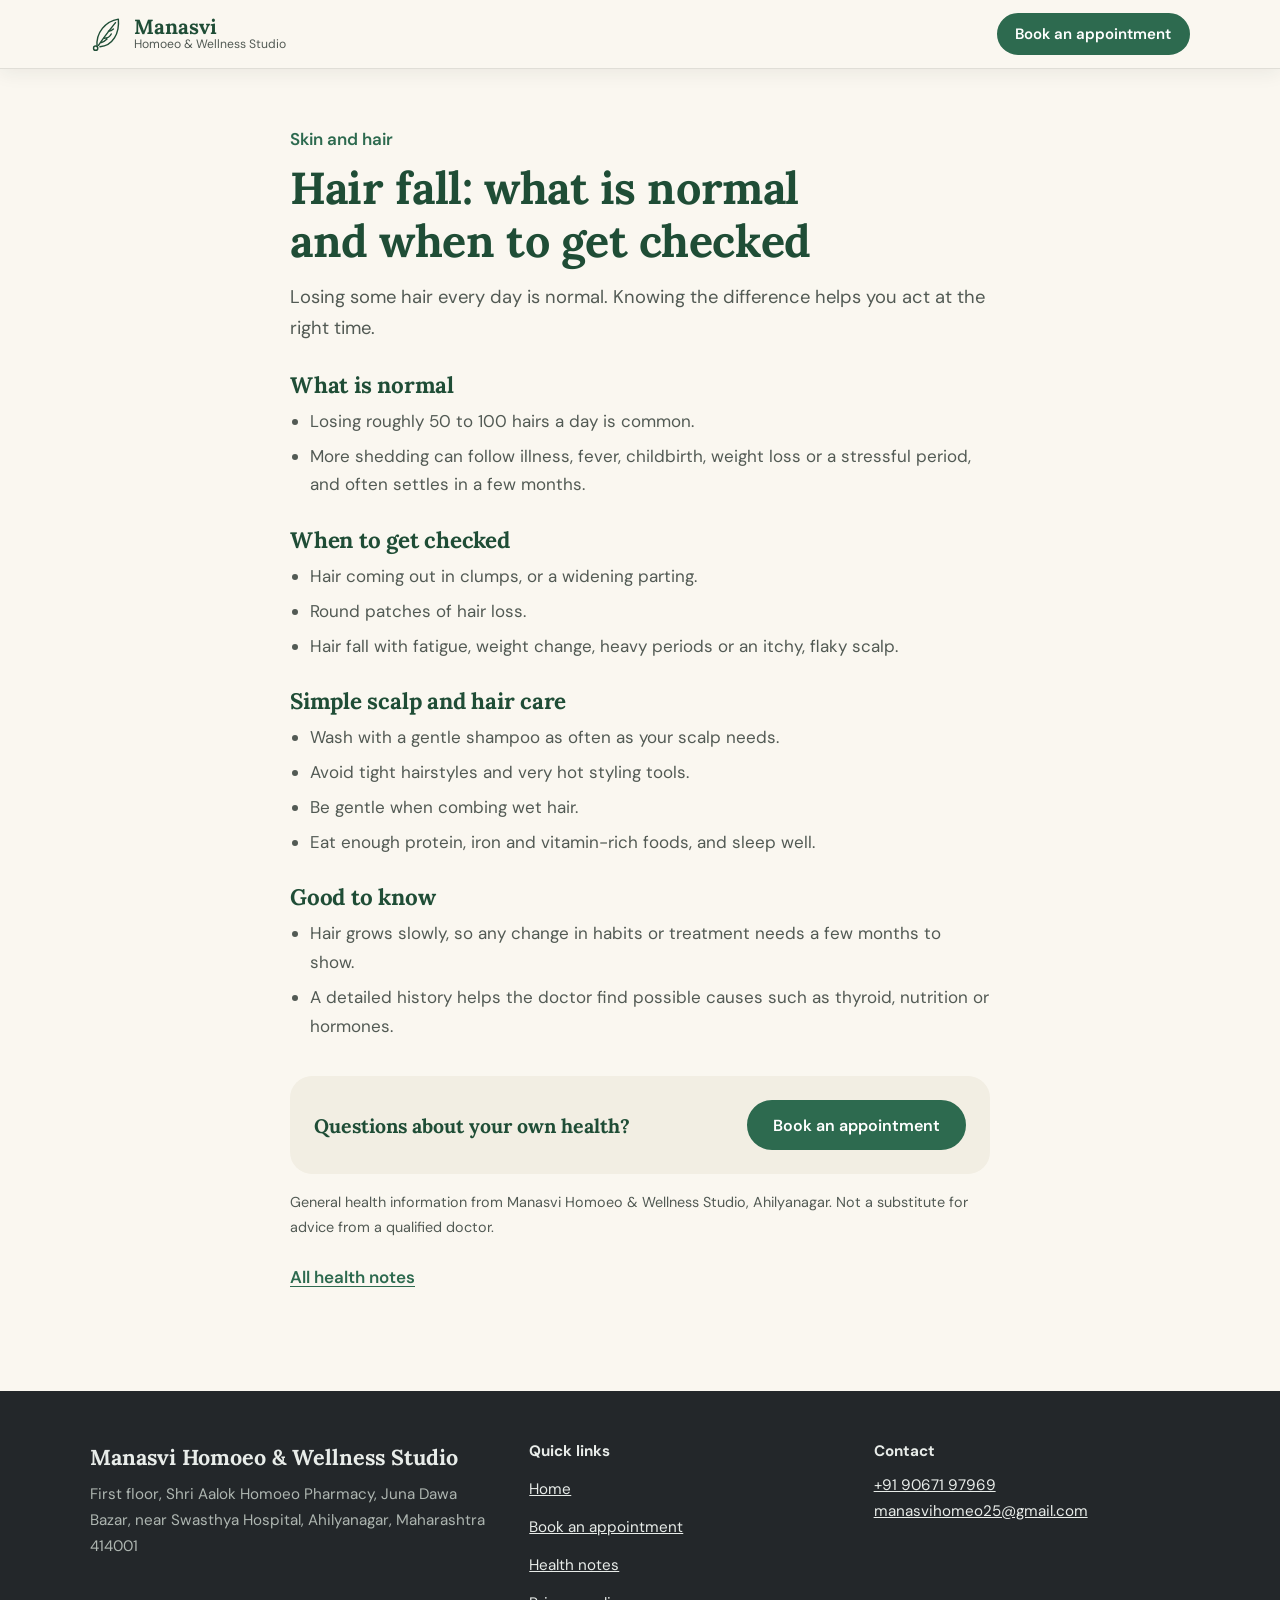
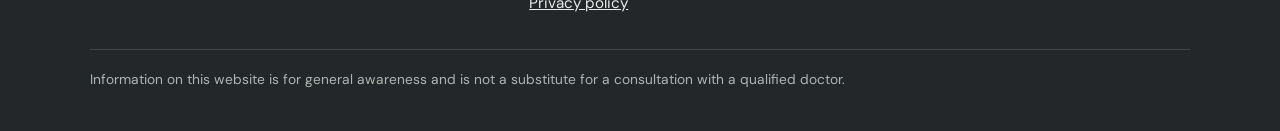
<file: blog/hair-fall-what-is-normal.html>
<!DOCTYPE html>
<html lang="en">
<head>
<meta charset="utf-8">
<meta name="viewport" content="width=device-width,initial-scale=1,viewport-fit=cover">
<title>Hair fall: what is normal and when to get checked | Manasvi Homoeo &amp; Wellness Studio, Ahilyanagar</title>
<meta name="description" content="Losing some hair every day is normal. Knowing the difference helps you act at the right time.">
<link rel="canonical" href="https://aalok.co.in/blog/hair-fall-what-is-normal.html">
<meta property="og:title" content="Hair fall: what is normal and when to get checked | Manasvi Homoeo &amp; Wellness Studio, Ahilyanagar">
<meta property="og:description" content="Losing some hair every day is normal. Knowing the difference helps you act at the right time.">
<meta property="og:image" content="https://aalok.co.in/images/manasvi-homoeo-ahilyanagar-share.png">
<meta name="theme-color" content="#FAF7F0">
<link rel="icon" href="data:image/svg+xml,%3Csvg xmlns='http://www.w3.org/2000/svg' viewBox='0 0 64 64'%3E%3Crect width='64' height='64' rx='16' fill='%231F4D36'/%3E%3Cpath d='M16 48C14 28 28 14 48 12c0 22-10 36-32 36z' fill='%23fff'/%3E%3C/svg%3E">
<link rel="preconnect" href="https://fonts.googleapis.com"><link rel="preconnect" href="https://fonts.gstatic.com" crossorigin>
<link href="https://fonts.googleapis.com/css2?family=DM+Sans:wght@400;500;600;700&family=Lora:wght@600;700&display=swap" rel="stylesheet">
<style>
/* Layout: a calm ivory page with white cards, forest-green actions and charcoal text; one task per band, contact actions always one tap away. */
:root{
  --bg:#FAF7F0; --bg-2:#F2EEE3; --surface:#FFFFFF; --surface-2:#F7F4EC;
  --ink:#262A27; --text:#525A54; --head:#1F4D36;
  --accent:#2D6A4F; --accent-ink:#FFFFFF; --accent-strong:#1F4D36; --accent-soft:#E4EEE6;
  --line:rgba(38,42,39,.12); --shadow:rgba(31,45,36,.07);
  --gold:#9A6B1F; --ok:#2F8F57; --danger:#A12A22; --danger-bg:#FBEAE7; --ok-bg:#E6F2EA;
  --footer-bg:#23272A; --footer-ink:#E8ECE9; --footer-dim:#AEB6B1;
  --wa:#25D366; --wa-ink:#05301A;
  --il-a:#E4EEE6; --il-b:#B7CDBE; --il-sun:#FFF9EA; --il-hill:#9DB9A6; --il-leaf:#1F4D36; --il-leaf2:#4F8466;
  --il-stem:#1F4D36; --il-bottle:#B9853F; --il-cap:#262A27; --il-label:#FFFDF6; --il-shine:rgba(255,255,255,.45); --il-dish:#FFFFFF; --il-pill:#FFFFFF;
  --g1:#8FBCD3; --g2:#6FAF7F; --g3:#D9B54F; --g4:#D3866A;
  --display:'Lora','Noto Serif Devanagari',Georgia,'Times New Roman',serif;
  --body:'DM Sans','Noto Sans Devanagari',system-ui,-apple-system,'Segoe UI',Roboto,Arial,sans-serif;
  --wrap:1140px; --hh:68px; --r-lg:22px; --r-md:16px; --r-sm:12px;
}
@media (prefers-color-scheme: dark){
  :root:not([data-theme="light"]){
    --bg:#131614; --bg-2:#181C19; --surface:#1E2320; --surface-2:#252B27;
    --ink:#ECEFEC; --text:#B3BCB6; --head:#9ED2B2;
    --accent:#7CC39A; --accent-ink:#0D1A12; --accent-strong:#A8DDBE; --accent-soft:#263A2E;
    --line:rgba(236,239,236,.12); --shadow:rgba(0,0,0,.35);
    --gold:#D7AE5B; --ok:#6CCB91; --danger:#F2A69F; --danger-bg:#3A1F1C; --ok-bg:#1F3326;
    --footer-bg:#0D0F0E; --footer-ink:#E3E8E4; --footer-dim:#9AA49E;
    --il-a:#243029; --il-b:#34483B; --il-sun:#3E3E30; --il-hill:#3F5A48; --il-leaf:#9ED2B2; --il-leaf2:#5E9274;
    --il-stem:#9ED2B2; --il-cap:#ECEFEC; --il-label:#F3EEDF; --il-shine:rgba(255,255,255,.3); --il-dish:#DCD6C4;
    color-scheme:dark;
  }
}
:root[data-theme="dark"]{
  --bg:#131614; --bg-2:#181C19; --surface:#1E2320; --surface-2:#252B27;
  --ink:#ECEFEC; --text:#B3BCB6; --head:#9ED2B2;
  --accent:#7CC39A; --accent-ink:#0D1A12; --accent-strong:#A8DDBE; --accent-soft:#263A2E;
  --line:rgba(236,239,236,.12); --shadow:rgba(0,0,0,.35);
  --gold:#D7AE5B; --ok:#6CCB91; --danger:#F2A69F; --danger-bg:#3A1F1C; --ok-bg:#1F3326;
  --footer-bg:#0D0F0E; --footer-ink:#E3E8E4; --footer-dim:#9AA49E;
  --il-a:#243029; --il-b:#34483B; --il-sun:#3E3E30; --il-hill:#3F5A48; --il-leaf:#9ED2B2; --il-leaf2:#5E9274;
  --il-stem:#9ED2B2; --il-cap:#ECEFEC; --il-label:#F3EEDF; --il-shine:rgba(255,255,255,.3); --il-dish:#DCD6C4;
  color-scheme:dark;
}

*{box-sizing:border-box;margin:0;padding:0}
html{scroll-behavior:smooth;scroll-padding-top:calc(var(--hh) + 16px);-webkit-text-size-adjust:100%}
body{font-family:var(--body);font-size:1.0625rem;line-height:1.7;color:var(--text);background:var(--bg);-webkit-font-smoothing:antialiased;overflow-x:hidden}
body::before{content:"";position:fixed;inset:0 0 auto;height:env(safe-area-inset-top,0px);z-index:300;background:var(--bg)}
img,svg{max-width:100%;display:block}
a{color:var(--accent)}
button{font:inherit;color:inherit;cursor:pointer;-webkit-tap-highlight-color:transparent}
h1,h2,h3{font-family:var(--display);font-weight:700;line-height:1.18;color:var(--head);letter-spacing:-.01em;text-wrap:balance}
html[lang="mr"] h1,html[lang="mr"] h2,html[lang="mr"] h3{line-height:1.42;letter-spacing:0}
html[lang="mr"] body{line-height:1.85}
.wrap{max-width:var(--wrap);margin-inline:auto;padding-left:max(20px,env(safe-area-inset-left,0px));padding-right:max(20px,env(safe-area-inset-right,0px))}
.skip{position:absolute;left:-999px;top:8px;background:var(--accent);color:var(--accent-ink);padding:10px 16px;border-radius:10px;z-index:400}
.skip:focus{left:8px}
:focus-visible{outline:3px solid var(--gold);outline-offset:3px;border-radius:8px}
.hidden{display:none!important}
.eyebrow{color:var(--accent);font-weight:600;font-size:.95rem;margin-bottom:8px}
.fine{font-size:.9rem;color:var(--text)}
.num{font-variant-numeric:tabular-nums}
.i{fill:none;stroke:currentColor;stroke-width:2;stroke-linecap:round;stroke-linejoin:round}

/* buttons */
.btn{display:inline-flex;align-items:center;justify-content:center;gap:.55em;min-height:50px;padding:.65em 1.5em;border-radius:999px;border:2px solid var(--accent);background:var(--accent);color:var(--accent-ink);font-weight:600;font-size:1rem;line-height:1.2;text-decoration:none;text-align:center;transition:background .15s,border-color .15s,color .15s}
.btn:hover{background:var(--accent-strong);border-color:var(--accent-strong)}
.btn.outline{background:transparent;color:var(--accent)}
.btn.outline:hover{background:var(--accent-soft)}
.btn.sm{min-height:42px;padding:.35em 1.1em;font-size:.94rem}
.btn svg{width:1.15em;height:1.15em;flex:none}
.btn.wa{background:var(--wa);border-color:var(--wa);color:var(--wa-ink)}
.btn.wa:hover{filter:brightness(.95)}
.btn[aria-busy="true"]{opacity:.75;pointer-events:none}
.spin{width:18px;height:18px;border-radius:50%;border:2.5px solid currentColor;border-right-color:transparent;animation:spin .8s linear infinite}
@keyframes spin{to{transform:rotate(360deg)}}
.textlink{display:inline-flex;align-items:center;gap:6px;min-height:44px;font-weight:600;color:var(--accent);text-decoration:underline;text-underline-offset:3px}
.textlink svg{width:18px;height:18px}
.linkbtn{background:none;border:0;color:var(--accent);font-weight:600;text-decoration:underline;text-underline-offset:3px;min-height:44px;padding:6px 0}
.icon-btn{display:inline-grid;place-items:center;width:44px;height:44px;border-radius:12px;border:1.5px solid var(--line);background:var(--surface);color:var(--accent)}
.icon-btn svg{width:18px;height:18px}

/* header */
.site{position:sticky;top:env(safe-area-inset-top,0px);z-index:200;background:var(--bg);border-bottom:1px solid transparent;transition:border-color .2s,box-shadow .2s}
.site.scrolled{border-color:var(--line);box-shadow:0 4px 18px var(--shadow)}
.bar{display:flex;align-items:center;gap:14px;height:var(--hh)}
.brand{display:flex;align-items:center;gap:10px;text-decoration:none;min-width:0;margin-right:auto;color:var(--head)}
.brand svg.logo{width:46px;height:40px;flex:none;color:#36703F}
.brand b{display:block;font-family:var(--display);font-size:1.28rem;font-weight:700;color:var(--head);line-height:1.05}
.brand small{display:block;font-size:.76rem;color:var(--text);line-height:1.25;white-space:nowrap}
.nav{display:flex;align-items:center;gap:22px}
.nav a.link{text-decoration:none;color:var(--ink);font-weight:500;font-size:.97rem}
.nav a.link:hover{color:var(--accent)}
.tools{display:flex;align-items:center;gap:8px}
.lang{min-height:42px;border:1.5px solid var(--line);background:var(--surface);color:var(--ink);border-radius:999px;padding:0 14px;font-weight:600;font-size:.92rem}
.lang:hover{border-color:var(--accent)}
.burger{display:none;width:44px;height:44px;border:1.5px solid var(--line);background:var(--surface);border-radius:12px}
.burger span{display:block;width:20px;height:2px;background:var(--ink);margin:4px auto;transition:.2s}
.burger[aria-expanded="true"] span:nth-child(1){transform:translateY(6px) rotate(45deg)}
.burger[aria-expanded="true"] span:nth-child(2){opacity:0}
.burger[aria-expanded="true"] span:nth-child(3){transform:translateY(-6px) rotate(-45deg)}

/* hero */
.hero{position:relative;overflow:hidden;padding-block:clamp(28px,5vw,72px) clamp(64px,8vw,104px)}
.blob{position:absolute;border-radius:50%;pointer-events:none;background:var(--accent-soft);opacity:.55;width:min(620px,130vw);aspect-ratio:1;right:-24%;top:-30%}
.hero-grid{position:relative;display:grid;grid-template-columns:1.12fr .88fr;gap:clamp(28px,5vw,72px);align-items:center}
.hero-copy{min-width:0}
.status{display:inline-flex;align-items:center;gap:9px;background:var(--surface);border:1px solid var(--line);border-radius:999px;padding:.35em 1em .35em .85em;font-weight:500;font-size:.93rem;color:var(--ink);margin-bottom:18px;max-width:100%}
.dot{width:10px;height:10px;border-radius:50%;background:var(--text);opacity:.55;flex:none}
.status[data-state="open"] .dot{background:var(--ok);opacity:1}
.status[data-state="break"] .dot{background:var(--gold);opacity:1}
.hero h1{font-size:clamp(2.4rem,7vw,4.2rem);margin-bottom:16px}
.hero .sub{font-size:1.12rem;max-width:34em;margin-bottom:24px}
.cta{display:flex;gap:12px;flex-wrap:wrap;align-items:center}
.hero-links{display:flex;flex-wrap:wrap;gap:4px 22px;margin-top:10px}
.next{margin-top:20px;display:flex;align-items:center;justify-content:space-between;gap:12px;flex-wrap:wrap;background:var(--surface);border:1px solid var(--line);border-radius:var(--r-md);padding:12px 12px 12px 18px;max-width:520px}
.next .lbl{display:block;font-size:.85rem;color:var(--text)}
.next b{display:block;color:var(--ink);font-size:1.05rem}
.hero-art{position:relative;max-width:410px;width:100%;margin-left:auto}
.hero-art svg{width:100%;height:auto}
.il-a{stop-color:var(--il-a)}.il-b{stop-color:var(--il-b)}
.il-sun{fill:var(--il-sun)}.il-hill{fill:var(--il-hill)}.il-leaf{fill:var(--il-leaf)}.il-leaf2{fill:var(--il-leaf2)}
.il-stem{fill:none;stroke:var(--il-stem);stroke-width:3;stroke-linecap:round}
.il-bottle{fill:var(--il-bottle)}.il-cap{fill:var(--il-cap)}.il-label{fill:var(--il-label)}.il-shine{fill:var(--il-shine)}
.il-line{stroke:var(--il-bottle);stroke-width:2.5;stroke-linecap:round;opacity:.7}
.il-dish{fill:var(--il-dish)}.il-pill{fill:var(--il-pill)}
.rise{animation:rise .6s ease-out both}
@keyframes rise{from{opacity:.001;transform:translateY(12px)}to{opacity:1;transform:none}}

/* info strip */
.strip-band{position:relative;z-index:2;margin-top:-40px}
.strip{display:grid;grid-template-columns:repeat(3,1fr);gap:14px}
.tile{display:flex;align-items:flex-start;gap:14px;background:var(--surface);border:1px solid var(--line);border-radius:var(--r-md);padding:18px;text-decoration:none;color:var(--text);box-shadow:0 10px 26px var(--shadow);min-width:0}
.tile:hover{border-color:var(--accent)}
.tile .ic{width:42px;height:42px;border-radius:50%;background:var(--accent-soft);color:var(--accent);display:grid;place-items:center;flex:none}
.tile .ic svg{width:21px;height:21px}
.tile > span{min-width:0}
.tile b{display:block;color:var(--ink);font-size:1rem;line-height:1.35}
.tile span span{display:block;font-size:.9rem;line-height:1.45}

/* sections */
section.band{padding-block:clamp(56px,8vw,96px)}
.band.alt{background:var(--bg-2)}
.head{max-width:680px;margin-bottom:clamp(22px,4vw,38px)}
.head h2{font-size:clamp(1.8rem,4.8vw,2.7rem);margin-bottom:10px}
.head p{font-size:1.05rem}
.card{background:var(--surface);border:1px solid var(--line);border-radius:var(--r-lg);padding:clamp(20px,4vw,32px)}

/* services */
.keyfacts{display:flex;flex-wrap:wrap;gap:8px;margin-top:16px}
.keyfacts span{background:var(--surface);border:1px solid var(--line);border-radius:999px;padding:.3em .95em;font-size:.92rem;color:var(--ink);font-weight:500}
.three{display:grid;grid-template-columns:repeat(3,1fr);gap:16px}
.therapy{display:grid;gap:10px;align-content:start}
.therapy .ic{width:52px;height:52px;border-radius:14px;background:var(--accent-soft);color:var(--accent);display:grid;place-items:center}
.therapy .ic svg{width:28px;height:28px;fill:none;stroke:currentColor;stroke-width:1.8;stroke-linecap:round;stroke-linejoin:round}
.therapy h3{font-size:1.3rem}
.therapy ul{list-style:none;display:grid;gap:6px;font-size:.95rem}
.therapy li{display:flex;gap:8px}
.therapy li::before{content:"";width:6px;height:6px;border-radius:50%;background:var(--accent);margin-top:.65em;flex:none}

/* conditions */
.cgrid{display:grid;grid-template-columns:repeat(6,1fr);gap:12px;margin-bottom:16px}
.cc{display:flex;flex-direction:column;align-items:center;justify-content:center;gap:9px;text-align:center;padding:16px 8px;min-height:116px;background:var(--surface);border:1.5px solid var(--line);border-radius:var(--r-md);color:var(--ink);font-weight:500;font-size:.95rem;line-height:1.25;transition:background .15s,border-color .15s,color .15s}
.cc:hover{border-color:var(--accent)}
.cc .ic{width:46px;height:46px;border-radius:50%;background:var(--accent-soft);color:var(--accent);display:grid;place-items:center}
.cc .ic svg{width:25px;height:25px;fill:none;stroke:currentColor;stroke-width:2;stroke-linecap:round;stroke-linejoin:round}
.cc[aria-selected="true"]{background:var(--accent);border-color:var(--accent);color:var(--accent-ink)}
.cc[aria-selected="true"] .ic{background:var(--surface);color:var(--accent)}
.panel{display:grid;grid-template-columns:1.35fr 1fr;gap:clamp(18px,4vw,40px);align-items:start}
.panel.swap>*{animation:rise .3s ease-out}
.panel h3{font-size:clamp(1.45rem,3.6vw,1.9rem);margin-bottom:8px}
.chips{display:flex;flex-wrap:wrap;gap:8px;margin-top:14px}
.chip{min-height:42px;background:var(--surface-2);color:var(--ink);border:1.5px solid var(--line);border-radius:999px;padding:.3em 1em;font-size:.95rem;font-weight:500;display:inline-flex;align-items:center;gap:6px}
.chip:hover{border-color:var(--accent)}
.chip[aria-pressed="true"]{background:var(--accent-soft);border-color:var(--accent);color:var(--head)}
.chip[aria-pressed="true"]::before{content:"✓";font-weight:700;color:var(--accent)}
.panel .side{background:var(--surface-2);border-radius:var(--r-md);padding:20px;display:grid;gap:12px}
.panel .side p{font-size:.95rem}
.picked{font-weight:600;color:var(--ink)}

/* doctor */
.about-grid{display:grid;grid-template-columns:.8fr 1.2fr;gap:clamp(24px,5vw,64px);align-items:center}
.photo{position:relative;aspect-ratio:4/5;max-width:340px;width:100%;border-radius:180px 180px var(--r-lg) var(--r-lg);overflow:hidden;background:linear-gradient(170deg,var(--il-a),var(--il-b));display:grid;place-items:center}
.photo .mono{font-family:var(--display);font-size:clamp(3.4rem,10vw,4.6rem);color:var(--surface);font-weight:700}
.photo img{position:absolute;inset:0;width:100%;height:100%;object-fit:cover}
.about-copy{min-width:0}
.about-copy h2{font-size:clamp(1.8rem,4.8vw,2.7rem);margin-bottom:4px}
.cred{color:var(--accent);font-weight:600;margin-bottom:14px}
.about-copy p{max-width:38em;margin-bottom:12px}
.facts{display:grid;grid-template-columns:repeat(2,1fr);gap:10px;margin-top:18px}
.facts div{background:var(--surface);border:1px solid var(--line);border-radius:var(--r-sm);padding:12px 14px}
.facts dt{font-size:.82rem;color:var(--text)}
.facts dd{font-weight:600;color:var(--ink);line-height:1.4}

/* steps */
.steps{list-style:none;counter-reset:s;display:grid;grid-template-columns:repeat(4,1fr);gap:14px}
.steps li{position:relative;background:var(--surface);border:1px solid var(--line);border-radius:var(--r-md);padding:64px 20px 22px}
.steps li::before{counter-increment:s;content:counter(s);position:absolute;left:20px;top:20px;width:32px;height:32px;border-radius:50%;background:var(--accent);color:var(--accent-ink);display:grid;place-items:center;font-family:var(--display);font-weight:700}
.steps h3{font-size:1.15rem;margin-bottom:4px}
.steps p{font-size:.97rem}

/* booking */
.bk{max-width:880px}
.bk-step{display:grid;gap:12px;padding-bottom:22px;border-bottom:1px solid var(--line);margin-bottom:20px}
.bk-step h3{font-size:1.12rem;display:flex;align-items:center;gap:10px}
.bk-step h3 .n{width:28px;height:28px;border-radius:50%;background:var(--accent-soft);color:var(--accent);display:grid;place-items:center;font-size:.9rem;font-family:var(--body);font-weight:700}
.days{display:flex;gap:8px;overflow-x:auto;padding:4px 2px 8px;scroll-snap-type:x mandatory}
.day{flex:none;scroll-snap-align:start;width:70px;min-height:80px;border:1.5px solid var(--line);background:var(--surface);border-radius:var(--r-sm);display:grid;place-items:center;align-content:center;line-height:1.2;color:var(--ink)}
.day small{font-size:.76rem;color:var(--text)}
.day b{font-size:1.3rem;font-family:var(--display)}
.day:hover:not(:disabled){border-color:var(--accent)}
.day[aria-pressed="true"]{background:var(--accent);border-color:var(--accent);color:var(--accent-ink)}
.day[aria-pressed="true"] small{color:var(--accent-ink)}
.day:disabled{opacity:.45;cursor:not-allowed;background:var(--surface-2)}
.slot-group{display:grid;gap:8px}
.slot-group .lbl{font-size:.88rem;color:var(--text);font-weight:500}
.slots{display:flex;flex-wrap:wrap;gap:8px}
.slot{min-height:44px;min-width:92px;border:1.5px solid var(--accent);background:var(--surface);color:var(--head);border-radius:999px;padding:.3em 1em;font-weight:600;font-size:.95rem}
.slot:hover{background:var(--accent-soft)}
.slot[aria-pressed="true"]{background:var(--accent);color:var(--accent-ink)}
.slotmsg{color:var(--text);font-size:.95rem}
.seg{display:flex;flex-wrap:wrap;gap:8px}
.seg button{min-height:44px;border:1.5px solid var(--line);background:var(--surface);border-radius:999px;padding:.3em 1.1em;font-weight:500;color:var(--ink)}
.seg button[aria-checked="true"]{background:var(--accent-soft);border-color:var(--accent);color:var(--head)}
.row{display:grid;grid-template-columns:1fr 1fr;gap:14px}
.field{display:grid;gap:6px;min-width:0}
label,.label{font-weight:600;font-size:.95rem;color:var(--ink)}
.opt,.hint{font-weight:400;color:var(--text)}
.hint{font-size:.86rem}
input,select,textarea{width:100%;font:inherit;font-size:1rem;min-height:50px;padding:.65em .95em;border:1.5px solid var(--line);border-radius:var(--r-sm);background:var(--surface);color:var(--ink)}
textarea{min-height:90px;resize:vertical}
input::placeholder,textarea::placeholder{color:var(--text);opacity:.65}
input:focus,select:focus,textarea:focus{outline:3px solid var(--accent-soft);border-color:var(--accent)}
input[aria-invalid="true"]{border-color:var(--danger)}
.err{background:var(--danger-bg);color:var(--danger);border-radius:var(--r-sm);padding:12px 16px;font-weight:500}
.okmsg{background:var(--ok-bg);color:var(--ink);border-radius:var(--r-sm);padding:14px 16px;font-weight:500;border-left:4px solid var(--ok)}
.submit-row{display:flex;flex-wrap:wrap;align-items:center;gap:14px}
.done{display:grid;gap:16px}
.done h3{font-size:1.4rem}
.sum{display:grid;background:var(--surface-2);border-radius:var(--r-md);padding:6px 18px}
.sum div{display:flex;justify-content:space-between;gap:14px;padding:9px 0;border-bottom:1px solid var(--line)}
.sum div:last-child{border-bottom:0}
.sum span{color:var(--text)}
.sum b{color:var(--ink);text-align:right;word-break:break-word}
.actions{display:grid;grid-template-columns:1fr 1fr;gap:10px}
.actions .btn{width:100%}
.actions .wide{grid-column:1/-1}
.calbox{display:grid;gap:12px;margin-bottom:22px;padding:18px;border-radius:var(--r-md);background:var(--accent-soft)}

/* pharmacy */
.pharm{display:grid;grid-template-columns:auto 1fr auto;gap:18px 22px;align-items:center}
.pharm .ic{width:60px;height:60px;border-radius:16px;background:var(--accent-soft);color:var(--accent);display:grid;place-items:center}
.pharm .ic svg{width:30px;height:30px}
.pharm h3{font-size:1.35rem;margin-bottom:4px}

/* tools */
.tabs{display:flex;gap:4px;background:var(--surface-2);border-radius:999px;padding:5px;margin-bottom:20px;overflow-x:auto}
.tabs button{flex:1;min-height:44px;border:0;background:transparent;border-radius:999px;font-weight:600;color:var(--ink);white-space:nowrap;padding:0 14px}
.tabs button[aria-selected="true"]{background:var(--accent);color:var(--accent-ink)}
.tool-grid{display:grid;grid-template-columns:1fr 1fr;gap:clamp(16px,4vw,36px);align-items:start}
.pane form{display:grid;gap:14px}
.result{background:var(--surface-2);border-radius:var(--r-md);padding:20px;min-height:150px;display:grid;gap:8px;align-content:start}
.result .big{font-family:var(--display);font-size:2.2rem;font-weight:700;color:var(--head);line-height:1}
.result .what{font-weight:600;color:var(--ink)}
.example{justify-self:start;font-size:.78rem;font-weight:600;color:var(--gold);border:1px solid var(--gold);border-radius:999px;padding:1px 10px}
.gauge{position:relative;height:12px;border-radius:999px;margin:12px 4px 4px;background:linear-gradient(90deg,var(--g1) 0 17%,var(--g2) 17% 35%,var(--g3) 35% 42%,var(--g4) 42% 100%)}
.gauge i{position:absolute;top:-6px;width:6px;height:24px;margin-left:-3px;background:var(--ink);border:2px solid var(--surface);border-radius:4px;transition:left .4s ease}
.scale{display:flex;justify-content:space-between;font-size:.8rem;color:var(--text)}
.dates{list-style:none;display:grid;gap:8px}
.dates li{display:flex;justify-content:space-between;gap:10px;background:var(--surface);border-radius:var(--r-sm);padding:10px 14px;color:var(--ink)}
.dates li b{color:var(--head)}
.tipcard{display:grid;gap:14px;margin-top:18px;background:var(--accent-strong);color:var(--accent-ink);border-radius:var(--r-lg);padding:clamp(20px,4vw,32px)}
.tipcard .eyebrow{color:var(--accent-ink);opacity:.85;margin:0}
.tip-text{font-family:var(--display);font-size:clamp(1.25rem,3.2vw,1.7rem);line-height:1.4;font-weight:600;max-width:32em}
.tip-text.swap{animation:rise .3s ease-out}
.tip-foot{display:flex;flex-wrap:wrap;justify-content:space-between;align-items:center;gap:12px}
.chip-tag{font-size:.82rem;font-weight:600;border:1px solid currentColor;border-radius:999px;padding:0 10px;opacity:.85}
.tip-btns{display:flex;gap:10px;flex-wrap:wrap}
.tipcard .btn{background:var(--accent-ink);color:var(--accent-strong);border-color:var(--accent-ink)}
.tipcard .btn.outline{background:transparent;color:var(--accent-ink)}

/* blog */
.filters{display:flex;gap:8px;overflow-x:auto;padding:2px 2px 10px;margin-bottom:10px;scrollbar-width:none}
.filters::-webkit-scrollbar{display:none}
.filters button{flex:none;min-height:42px;border:1.5px solid var(--line);background:var(--surface);border-radius:999px;padding:.3em 1.1em;font-weight:500;color:var(--ink)}
.filters button[aria-pressed="true"]{background:var(--accent);border-color:var(--accent);color:var(--accent-ink)}
.posts{list-style:none;display:grid;grid-template-columns:repeat(3,1fr);gap:14px}
.posts a{display:flex;flex-direction:column;height:100%;gap:8px;background:var(--surface);border:1px solid var(--line);border-radius:var(--r-md);padding:22px;text-decoration:none;color:var(--text)}
.posts a:hover{border-color:var(--accent)}
.posts .c{align-self:flex-start;background:var(--accent-soft);color:var(--head);border-radius:999px;padding:.1em .85em;font-size:.84rem;font-weight:600}
.posts .t{font-family:var(--display);font-weight:700;font-size:1.18rem;line-height:1.3;color:var(--head)}
.posts .d{font-size:.96rem}
.posts .m{margin-top:auto;padding-top:6px;color:var(--accent);font-weight:600;font-size:.9rem}

/* feedback */
.fb-grid{display:grid;grid-template-columns:1fr 1fr;gap:clamp(18px,4vw,44px);align-items:start}
.fb-note{display:grid;gap:12px;align-content:start;min-width:0}
.fb-note h2{font-size:clamp(1.8rem,4.8vw,2.7rem)}
.quote{font-family:var(--display);font-size:clamp(1.25rem,3vw,1.7rem);line-height:1.4;color:var(--ink)}
.quote-by{color:var(--accent);font-weight:600}
.ctrl{display:flex;gap:10px}
.stars{display:flex;gap:6px}
.stars button{width:44px;height:44px;border:1.5px solid var(--line);background:var(--surface);border-radius:12px;color:var(--text);display:grid;place-items:center}
.stars button svg{width:22px;height:22px}
.stars button.on{color:var(--gold);border-color:var(--gold)}
.stars button.on svg{fill:var(--gold)}

/* faq */
.faq-list{max-width:820px;display:grid;gap:10px}
details{background:var(--surface);border:1px solid var(--line);border-radius:var(--r-md);padding:0 20px}
summary{list-style:none;cursor:pointer;display:flex;justify-content:space-between;gap:14px;align-items:center;min-height:60px;padding:10px 0;font-weight:600;color:var(--ink)}
summary::-webkit-details-marker{display:none}
summary::after{content:"+";flex:none;width:30px;height:30px;border-radius:50%;background:var(--accent-soft);color:var(--accent);display:grid;place-items:center;font-size:1.25rem;line-height:1;transition:transform .2s}
details[open] summary::after{transform:rotate(45deg)}
details p{padding:0 0 18px;max-width:62ch}

/* contact */
.contact-grid{display:grid;grid-template-columns:1fr 1fr;gap:clamp(18px,4vw,40px);align-items:start}
.contact-grid > *{min-width:0}
.c-list{display:grid;gap:14px}
.c-row{display:flex;gap:12px;align-items:flex-start}
.c-row .ic{width:40px;height:40px;border-radius:50%;background:var(--accent-soft);color:var(--accent);display:grid;place-items:center;flex:none}
.c-row .ic svg{width:19px;height:19px}
.c-row > div{min-width:0;flex:1}
.c-row b{display:block;color:var(--ink)}
.c-row .val{display:flex;align-items:center;gap:8px;flex-wrap:wrap;word-break:break-word}
.c-row .val a{font-weight:600}
.hours{width:100%;border-collapse:collapse;font-variant-numeric:tabular-nums}
.hours td{padding:9px 0;border-bottom:1px solid var(--line);font-size:.96rem}
.hours td:last-child{text-align:right}
.hours tr.today td{font-weight:700;color:var(--ink)}
.mapbox{display:grid;gap:14px}
.mapframe{width:100%;aspect-ratio:4/3;max-width:100%;border:0;border-radius:var(--r-md);background:var(--surface-2)}
.addr-card{background:var(--surface-2);border-radius:var(--r-md);padding:18px;display:grid;gap:6px}
.addr-card b{color:var(--ink);font-size:1.05rem}
.map-actions{display:grid;grid-template-columns:1fr 1fr;gap:10px}

/* footer */
footer{background:var(--footer-bg);color:var(--footer-ink);padding-block:48px 40px;font-size:.95rem}
.f-grid{display:grid;grid-template-columns:1.3fr 1fr 1fr;gap:28px}
footer b{color:var(--footer-ink);display:block;margin-bottom:8px}
footer a{color:var(--footer-ink)}
footer ul{list-style:none;display:grid;gap:4px}
footer li a{display:inline-block;padding:4px 0}
footer .dim{color:var(--footer-dim)}
.f-brand{font-family:var(--display);font-size:1.35rem;font-weight:700;margin-bottom:6px}
.f-bottom{margin-top:28px;padding-top:18px;border-top:1px solid rgba(255,255,255,.14);display:grid;gap:8px;font-size:.86rem;color:var(--footer-dim)}

/* chat sheet */
.fab{position:fixed;right:calc(20px + env(safe-area-inset-right,0px));bottom:calc(20px + env(safe-area-inset-bottom,0px));z-index:150;display:flex;align-items:center;gap:8px;background:var(--wa);color:var(--wa-ink);border:0;border-radius:999px;padding:.75em 1.2em;font-weight:700;box-shadow:0 10px 24px var(--shadow)}
.fab svg{width:20px;height:20px}
.fab{opacity:0;visibility:hidden;transform:translateY(8px);transition:opacity .2s,transform .2s,visibility .2s}
.fab.show{opacity:1;visibility:visible;transform:none}
.sheet-back{position:fixed;inset:0;z-index:450;background:rgba(10,14,12,.45);opacity:0;visibility:hidden;transition:.2s}
.sheet-back.open{opacity:1;visibility:visible}
.sheet{position:fixed;left:0;right:0;bottom:0;z-index:460;background:var(--surface);border-radius:22px 22px 0 0;max-width:520px;margin-inline:auto;padding:16px max(20px,env(safe-area-inset-right,0px)) calc(22px + env(safe-area-inset-bottom,0px)) max(20px,env(safe-area-inset-left,0px));transform:translateY(105%);visibility:hidden;transition:transform .25s ease,visibility .25s;box-shadow:0 -10px 40px var(--shadow)}
.sheet.open{transform:none;visibility:visible}
.sheet .grab{width:44px;height:5px;border-radius:9px;background:var(--line);margin:0 auto 12px}
.sheet-head{display:flex;justify-content:space-between;align-items:center;gap:10px;margin-bottom:6px}
.sheet h3{font-size:1.25rem}
.sheet .who{font-size:.92rem;margin-bottom:12px}
.qlist{display:grid;gap:8px}
.q{display:flex;align-items:center;justify-content:space-between;gap:12px;min-height:50px;padding:10px 16px;border:1.5px solid var(--line);border-radius:var(--r-sm);text-decoration:none;color:var(--ink);font-weight:500;background:var(--surface)}
.q:hover{border-color:var(--accent)}
.q svg{width:18px;height:18px;color:var(--accent);flex:none}

/* reader (articles + privacy) */
.reader{position:fixed;inset:0;z-index:500;background:var(--bg);overflow-y:auto;overscroll-behavior:contain;transform:translateY(100%);visibility:hidden;transition:transform .3s ease,visibility .3s;padding-top:env(safe-area-inset-top,0px)}
.reader.open{transform:none;visibility:visible}
.reader .top{position:sticky;top:0;z-index:2;background:var(--bg);border-bottom:1px solid var(--line)}
.reader .top .wrap{display:flex;align-items:center;min-height:60px}
.reader .rbar{position:absolute;left:0;bottom:-1px;height:3px;width:0;background:var(--accent)}
.site .bar > .btn{flex:none}
.post{max-width:700px;margin:0 auto;padding-block:clamp(28px,6vw,56px) 80px}
.post .c{color:var(--accent);font-weight:600}
.post h1{font-size:clamp(1.9rem,6vw,2.8rem);margin:8px 0 14px}
.post .lead{font-size:1.15rem;margin-bottom:16px}
.post h2{font-size:1.4rem;margin:28px 0 8px}
.post p{margin-bottom:12px}
.post ul{padding-left:1.2em;display:grid;gap:6px;margin-bottom:12px}
.cta-box{margin-top:36px;background:var(--bg-2);border-radius:var(--r-lg);padding:24px;display:flex;gap:16px;flex-wrap:wrap;align-items:center;justify-content:space-between}
.cta-box p{margin:0;font-family:var(--display);font-weight:700;font-size:1.22rem;color:var(--head);max-width:20em;line-height:1.3}
.prog{position:fixed;left:0;top:0;height:3px;background:var(--accent);width:0;z-index:300}

/* mobile bar, toast */
.mbar{display:none}
.toast{position:fixed;left:50%;bottom:calc(96px + env(safe-area-inset-bottom,0px));transform:translate(-50%,16px);background:var(--ink);color:var(--bg);padding:10px 18px;border-radius:999px;font-weight:600;font-size:.95rem;opacity:0;pointer-events:none;transition:.2s;z-index:600;max-width:90vw;text-align:center}
.toast.show{opacity:1;transform:translate(-50%,0)}

@media (max-width:1060px){
  .burger{display:block}
  .nav{position:fixed;left:0;right:0;top:calc(var(--hh) + env(safe-area-inset-top,0px));bottom:0;background:var(--bg);flex-direction:column;align-items:stretch;gap:0;padding:6px max(20px,env(safe-area-inset-right,0px)) 40px max(20px,env(safe-area-inset-left,0px));overflow-y:auto;visibility:hidden;opacity:0;transition:opacity .2s,visibility .2s}
  .nav.open{visibility:visible;opacity:1}
  .nav a.link{font-family:var(--display);font-weight:600;font-size:1.3rem;padding:14px 0;border-bottom:1px solid var(--line);color:var(--head)}
  .nav .btn{margin-top:20px}
  .cgrid{grid-template-columns:repeat(3,1fr)}
  .posts{grid-template-columns:repeat(2,1fr)}
}
@media (max-width:860px){
  .hero-grid,.panel,.about-grid,.tool-grid,.fb-grid,.contact-grid{grid-template-columns:1fr}
  .hero-art{max-width:280px;margin:0 auto}
  .strip{grid-template-columns:1fr;gap:10px}
  .strip-band{margin-top:-36px}
  .three{grid-template-columns:1fr}
  .steps{grid-template-columns:1fr 1fr}
  .photo{max-width:260px;margin:0 auto}
  .pharm{grid-template-columns:auto 1fr}
  .pharm .btn{grid-column:1/-1}
  .f-grid{grid-template-columns:1fr 1fr}
  .f-grid > :first-child{grid-column:1/-1}
  .fab{display:none}
  .mbar{display:flex;position:fixed;left:0;right:0;bottom:0;z-index:190;background:var(--surface);border-top:1px solid var(--line);box-shadow:0 -6px 20px var(--shadow);padding:8px max(12px,env(safe-area-inset-right,0px)) calc(8px + env(safe-area-inset-bottom,0px)) max(12px,env(safe-area-inset-left,0px));gap:8px}
  .mbar a,.mbar button{flex:1;display:flex;align-items:center;justify-content:center;gap:6px;min-height:48px;border-radius:14px;font-weight:700;font-size:.95rem;text-decoration:none;color:var(--head);background:var(--surface-2);border:0}
  .mbar svg{width:18px;height:18px}
  .mbar .go{background:var(--accent);color:var(--accent-ink)}
  body{padding-bottom:calc(72px + env(safe-area-inset-bottom,0px))}
}
@media (max-width:560px){
  .cgrid{grid-template-columns:repeat(2,1fr)}
  .posts{grid-template-columns:1fr}
  .steps{grid-template-columns:1fr}
  .row,.actions,.map-actions{grid-template-columns:1fr}
  .cta .btn{flex:1 1 100%}
  .facts{grid-template-columns:1fr}
  .brand small{font-size:.72rem}
  .hero .sub{font-size:1.05rem}
  .next .btn{width:100%}
  .f-grid{grid-template-columns:1fr}
}
@media (prefers-reduced-motion:reduce){
  *,*::before,*::after{animation:none!important;transition:none!important;scroll-behavior:auto!important}
}

/* pharmacy hours + clinic gallery */
.ph-hours{margin-top:8px;color:var(--ink)}
.ph-hours b{color:var(--head);margin-right:6px}
.gallery-wrap{margin-top:clamp(28px,5vw,44px)}
.g-title{font-size:clamp(1.5rem,4vw,2.1rem);margin-bottom:16px}
.gallery{display:grid;grid-template-columns:repeat(3,1fr);gap:12px}
.gallery figure{margin:0;border-radius:var(--r-md);overflow:hidden;background:var(--surface-2);aspect-ratio:4/3;max-width:100%}
.gallery img{width:100%;height:100%;object-fit:cover}
@media (max-width:560px){.gallery{grid-template-columns:1fr 1fr}}

/* media: patient stories, gallery, viewer */
.stories{margin-bottom:clamp(32px,6vw,56px);display:grid;gap:10px}
.stories h2{font-size:clamp(1.8rem,4.8vw,2.7rem)}
.mrow{display:flex;gap:12px;overflow-x:auto;scroll-snap-type:x mandatory;padding:4px 2px 12px;margin-top:6px}
.mrow .mcard{flex:0 0 clamp(190px,44vw,250px);scroll-snap-align:start}
.mcard{display:grid;gap:8px;align-content:start;text-align:left;background:var(--surface);border:1px solid var(--line);border-radius:var(--r-md);padding:8px;color:var(--ink);min-width:0}
.mcard:hover{border-color:var(--accent)}
.mthumb{position:relative;display:block;aspect-ratio:4/5;max-width:100%;border-radius:12px;overflow:hidden;background:var(--surface-2)}
.mgrid .mthumb{aspect-ratio:4/3}
.mthumb img,.mthumb video{width:100%;height:100%;object-fit:cover;display:block;pointer-events:none}
.play{position:absolute;left:50%;top:50%;width:56px;height:56px;margin:-28px 0 0 -28px;border-radius:50%;background:var(--accent);box-shadow:0 6px 18px var(--shadow)}
.play::after{content:"";position:absolute;left:22px;top:17px;border-left:16px solid var(--accent-ink);border-top:11px solid transparent;border-bottom:11px solid transparent}
.mcap{font-size:.9rem;line-height:1.4;padding:0 4px 4px;color:var(--text)}
.gal{margin-top:clamp(36px,6vw,64px)}
.mgrid{display:grid;grid-template-columns:repeat(auto-fill,minmax(220px,1fr));gap:12px}
@media (max-width:560px){.mgrid{grid-template-columns:1fr 1fr}}
.lightbox{position:fixed;inset:0;z-index:520;background:var(--footer-bg);display:grid;grid-template-rows:auto 1fr auto;opacity:0;visibility:hidden;transition:opacity .2s,visibility .2s;padding:env(safe-area-inset-top,0px) max(12px,env(safe-area-inset-right,0px)) env(safe-area-inset-bottom,0px) max(12px,env(safe-area-inset-left,0px))}
.lightbox.open{opacity:1;visibility:visible}
.lb-top{display:flex;justify-content:space-between;align-items:center;color:var(--footer-ink);padding:10px 4px;font-weight:600}
.lb-close,.lb-nav{display:grid;place-items:center;width:48px;height:48px;border-radius:50%;border:1px solid rgba(255,255,255,.25);background:transparent;color:var(--footer-ink);font-size:1.7rem;line-height:1}
.lb-media{position:relative;min-height:0;display:grid;place-items:center}
.lb-inner{display:grid;place-items:center;gap:12px;width:100%;height:100%;min-height:0}
.lb-inner img,.lb-inner video{max-width:100%;max-height:calc(100vh - 170px);object-fit:contain;border-radius:8px}
.lb-inner iframe{width:min(100%,960px);aspect-ratio:16/9;max-width:100%;border:0;border-radius:8px}
.lb-yt{color:var(--footer-ink);font-weight:600}
.lb-nav{position:absolute;top:50%;transform:translateY(-50%)}
.lb-prev{left:0}.lb-next{right:0}
.lb-cap{color:var(--footer-ink);text-align:center;padding:10px 8px 16px;min-height:1.5em}
#galTabs{justify-content:flex-start;max-width:max-content}
#galTabs button{flex:0 0 auto}
.mthumb video{background:var(--accent-soft)}

/* ---------- screen-reader text, language select ---------- */
.sr{position:absolute!important;width:1px;height:1px;padding:0;margin:-1px;overflow:hidden;clip:rect(0 0 0 0);white-space:nowrap;border:0}
select.lang{appearance:none;-webkit-appearance:none;cursor:pointer;padding:0 32px 0 14px;font-family:inherit;
  background:var(--surface) url("data:image/svg+xml,%3Csvg xmlns='http://www.w3.org/2000/svg' width='12' height='8' viewBox='0 0 12 8'%3E%3Cpath d='M1 1.5l5 5 5-5' fill='none' stroke='%232D6A4F' stroke-width='1.8' stroke-linecap='round'/%3E%3C/svg%3E") no-repeat right 12px center}
html[lang="hi"] h1,html[lang="hi"] h2,html[lang="hi"] h3{line-height:1.42;letter-spacing:0}
html[lang="hi"] body{line-height:1.85}

/* ---------- homoeopathy medicine note ---------- */
.mininote{margin-top:14px;font-size:.92rem}
.mininote a{color:var(--accent);font-weight:600;text-underline-offset:3px}
.medrule{display:flex;gap:16px;align-items:flex-start;background:var(--surface);border:1.5px solid var(--gold);border-left-width:6px;border-radius:var(--r-md);padding:18px 20px;margin-bottom:22px;scroll-margin-top:96px}
.medrule .ic{flex:none;width:46px;height:46px;border-radius:50%;display:grid;place-items:center;background:color-mix(in srgb,var(--gold) 14%,transparent);color:var(--gold)}
.medrule h3{font-size:1.12rem;margin-bottom:6px}
.medrule ul{margin:0;padding-left:1.1em;display:grid;gap:4px;color:var(--ink)}

/* ---------- diet & lifestyle guide ---------- */
.gd-tools{display:grid;gap:14px;padding:18px}
.gd-search{position:relative;display:flex;align-items:center}
.gd-search>svg{position:absolute;left:14px;color:var(--text);pointer-events:none}
.gd-search input{width:100%;min-height:52px;padding:0 48px 0 44px;border:1.5px solid var(--line);border-radius:999px;background:var(--surface-2);font:inherit;font-size:1rem;color:var(--ink)}
.gd-search input:focus{outline:none;border-color:var(--accent);box-shadow:0 0 0 3px var(--accent-soft);background:var(--surface)}
.gd-search input::-webkit-search-cancel-button{display:none}
.gd-search .icon-btn{position:absolute;right:6px}
.gd-show{display:flex;flex-wrap:wrap;align-items:center;gap:8px 12px}
.gd-show .label{font-weight:600;color:var(--ink);font-size:.92rem}
.gd-show .seg button{min-height:40px;padding:.2em .95em;font-size:.92rem}
.gd-tools .filters{margin:0;padding-bottom:2px}
.gd-count{margin:16px 2px 10px;font-size:.92rem;color:var(--text)}
.gd-list{display:grid;gap:10px}
.gd-list details{padding:0 18px}
.gd-list summary{align-items:center}
.gd-sum{display:grid;gap:2px;min-width:0}
.gd-sum b{font-size:1.04rem;color:var(--ink)}
.gd-sum small{font-weight:500;color:var(--text);font-size:.84rem}
.gd-body{display:grid;gap:12px;padding:2px 0 18px}
.gd-cols{display:grid;gap:12px;grid-template-columns:1fr}
.gd-box{border-radius:var(--r-sm,10px);padding:12px 14px;background:var(--surface-2);border:1px solid var(--line)}
.gd-box h4{margin:0 0 6px;font-size:.95rem;display:flex;align-items:center;gap:8px;color:var(--head)}
.gd-box h4 i{width:10px;height:10px;border-radius:50%;background:var(--accent);flex:none}
.gd-box.avoid h4 i{background:#B4532A}
.gd-box.yoga h4 i{background:var(--gold)}
.gd-box.naturo h4 i{background:#5A7D8C}
.gd-box ul{margin:0;padding-left:1.1em;display:grid;gap:3px;font-size:.95rem;color:var(--ink)}
.gd-warn{margin:0;padding:10px 14px;border-radius:var(--r-sm,10px);background:color-mix(in srgb,var(--gold) 12%,transparent);color:var(--ink);font-size:.93rem}
.gd-acts{display:flex;flex-wrap:wrap;gap:8px}
.gd-list mark{background:color-mix(in srgb,var(--gold) 30%,transparent);color:inherit;border-radius:3px;padding:0 1px}
.gd-empty{padding:22px;text-align:center}
.gd-more{display:flex;justify-content:center;margin-top:16px}
.gd-disc{margin-top:18px;max-width:80ch}
@media (min-width:760px){.gd-cols{grid-template-columns:1fr 1fr}.gd-tools{padding:22px 24px}}
@media (max-width:560px){.medrule{padding:16px 16px 16px 14px;gap:0}.medrule .ic{display:none}.medrule ul{font-size:.95rem}}
#gdCats button{min-height:40px;font-size:.92rem;padding:.2em .95em}
#gdCats button .num{opacity:.6;font-weight:600;margin-left:2px}
@media (min-width:1000px){.gd-list{grid-template-columns:1fr 1fr;align-items:start}.gd-list details[open]{grid-column:1/-1}}

/* ---------- logo, footer brand ---------- */
:root[data-theme="dark"] .brand svg.logo{color:#A8DDBE}
@media (prefers-color-scheme:dark){:root:not([data-theme="light"]) .brand svg.logo{color:#A8DDBE}}
.f-brand{display:flex;align-items:center;gap:12px}
.f-brand .logo{flex:none;color:currentColor}
.f-brand small{display:block;font-family:var(--body);font-size:.85rem;font-weight:500;font-style:italic;opacity:.8;margin-top:2px}
.rv-btns{display:flex;flex-wrap:wrap;gap:10px}

/* ---------- payments and sharing ---------- */
.pay-grid{display:grid;gap:18px}
.pay-card{display:grid;gap:14px;align-content:start;padding:22px}
.pay-card h3,.share-card h3{display:flex;align-items:center;gap:10px;font-size:1.18rem;margin:0}
.pay-card h3 .ic{width:40px;height:40px;border-radius:12px;display:grid;place-items:center;background:var(--accent-soft);color:var(--accent);flex:none}
.qrbox{justify-self:center;background:#fff;border:1px solid var(--line);border-radius:18px;padding:16px 16px 10px;text-align:center;box-shadow:0 6px 20px rgba(31,77,54,.08)}
.qrbox .qr{display:block;width:min(220px,60vw);height:auto}
.qr-name{margin:8px 0 0;font-weight:600;color:#262A27;font-size:.95rem}
.center{text-align:center}
.kv{display:flex;align-items:center;gap:10px;flex-wrap:wrap;background:var(--surface-2);border:1px solid var(--line);border-radius:12px;padding:6px 6px 6px 14px}
.kv span{color:var(--text);font-size:.88rem}
.kv b{color:var(--ink);font-size:1.02rem;margin-right:auto;word-break:break-all}
.acts{display:flex;flex-wrap:wrap;gap:10px}
.bank{display:grid;gap:8px;margin:0}
.bank>div{display:grid;gap:2px;background:var(--surface-2);border:1px solid var(--line);border-radius:12px;padding:8px 6px 8px 14px}
.bank dt{font-size:.82rem;color:var(--text)}
.bank dd{margin:0;display:flex;align-items:center;gap:10px;justify-content:space-between;min-height:44px}
.bank dd b{color:var(--ink);font-size:1.02rem;word-break:break-all}
.share-row{display:flex;flex-wrap:wrap;gap:8px}
.share-row .btn{min-height:42px;padding:.3em 1em;font-size:.92rem}
.paynote{display:flex;flex-wrap:wrap;align-items:center;justify-content:space-between;gap:12px 20px;margin:18px 0;padding:16px 20px;border-radius:var(--r-md);background:color-mix(in srgb,var(--gold) 10%,var(--surface));border:1.5px solid color-mix(in srgb,var(--gold) 45%,transparent)}
.paynote p{margin:0;max-width:68ch;color:var(--ink)}
.share-card{display:grid;gap:20px;padding:22px}
.share-card p{margin:6px 0 14px}
.vcards{display:grid;grid-template-columns:1fr 1fr;gap:10px}
.vcard{display:block;border-radius:10px;overflow:hidden;border:1px solid var(--line);box-shadow:0 4px 14px rgba(0,0,0,.06)}
.vcard img{display:block;width:100%;height:auto}
@media (min-width:860px){.pay-grid{grid-template-columns:1fr 1fr}.share-card{grid-template-columns:minmax(0,1.1fr) 1fr;align-items:center}}
@media (max-width:420px){.vcards{grid-template-columns:1fr}}
.st-rv{margin-top:12px}

</style>
<!-- DRAFT: Dr. Vrushali to review this article before it is published. -->
</head>
<body>
<a class="skip" href="#main">Skip to content</a>
<header class="site scrolled"><div class="wrap bar">
  <a class="brand" href="../index.html" aria-label="Manasvi Homoeo &amp; Wellness Studio, home"><svg width="34" height="38" viewBox="0 0 48 52" fill="none" stroke="currentColor" stroke-width="2" stroke-linecap="round" stroke-linejoin="round" aria-hidden="true"><path d="M10 44C8 24 22 8 40 5c2 20-8 38-26 39"/><path d="M12 42C20 30 28 20 36 10"/><path d="M20 32c4 0 8-2 10-6M16 38c3-1 6-3 8-5M26 22c3 0 5-1 7-3"/><circle cx="8" cy="46" r="3"/></svg><span><b>Manasvi</b><small>Homoeo &amp; Wellness Studio</small></span></a>
  <a class="btn sm" href="../index.html#book">Book an appointment</a>
</div></header>
<main id="main"><div class="wrap"><article class="post"><span class="c">Skin and hair</span><h1>Hair fall: what is normal and when to get checked</h1><p class="lead">Losing some hair every day is normal. Knowing the difference helps you act at the right time.</p><h2>What is normal</h2><ul><li>Losing roughly 50 to 100 hairs a day is common.</li><li>More shedding can follow illness, fever, childbirth, weight loss or a stressful period, and often settles in a few months.</li></ul><h2>When to get checked</h2><ul><li>Hair coming out in clumps, or a widening parting.</li><li>Round patches of hair loss.</li><li>Hair fall with fatigue, weight change, heavy periods or an itchy, flaky scalp.</li></ul><h2>Simple scalp and hair care</h2><ul><li>Wash with a gentle shampoo as often as your scalp needs.</li><li>Avoid tight hairstyles and very hot styling tools.</li><li>Be gentle when combing wet hair.</li><li>Eat enough protein, iron and vitamin-rich foods, and sleep well.</li></ul><h2>Good to know</h2><ul><li>Hair grows slowly, so any change in habits or treatment needs a few months to show.</li><li>A detailed history helps the doctor find possible causes such as thyroid, nutrition or hormones.</li></ul><div class="cta-box"><p>Questions about your own health?</p><a class="btn" href="../index.html#book">Book an appointment</a></div><p class="fine" style="margin-top:16px">General health information from Manasvi Homoeo &amp; Wellness Studio, Ahilyanagar. Not a substitute for advice from a qualified doctor.</p><p style="margin-top:16px"><a class="textlink" href="../index.html#blog">All health notes</a></p></article></div></main>
<footer><div class="wrap">
  <div class="f-grid">
    <div><div class="f-brand">Manasvi Homoeo &amp; Wellness Studio</div><p class="dim">First floor, Shri Aalok Homoeo Pharmacy, Juna Dawa Bazar, near Swasthya Hospital, Ahilyanagar, Maharashtra 414001</p></div>
    <nav aria-label="Footer"><b>Quick links</b><ul><li><a href="../index.html">Home</a></li><li><a href="../index.html#book">Book an appointment</a></li><li><a href="../index.html#blog">Health notes</a></li><li><a href="../privacy.html">Privacy policy</a></li></ul></nav>
    <div><b>Contact</b><p class="dim"><a href="tel:+919067197969">+91 90671 97969</a><br><a href="mailto:manasvihomeo25@gmail.com">manasvihomeo25@gmail.com</a></p></div>
  </div>
  <div class="f-bottom"><span>Information on this website is for general awareness and is not a substitute for a consultation with a qualified doctor.</span></div>
</div></footer>
</body>
</html>
</file>
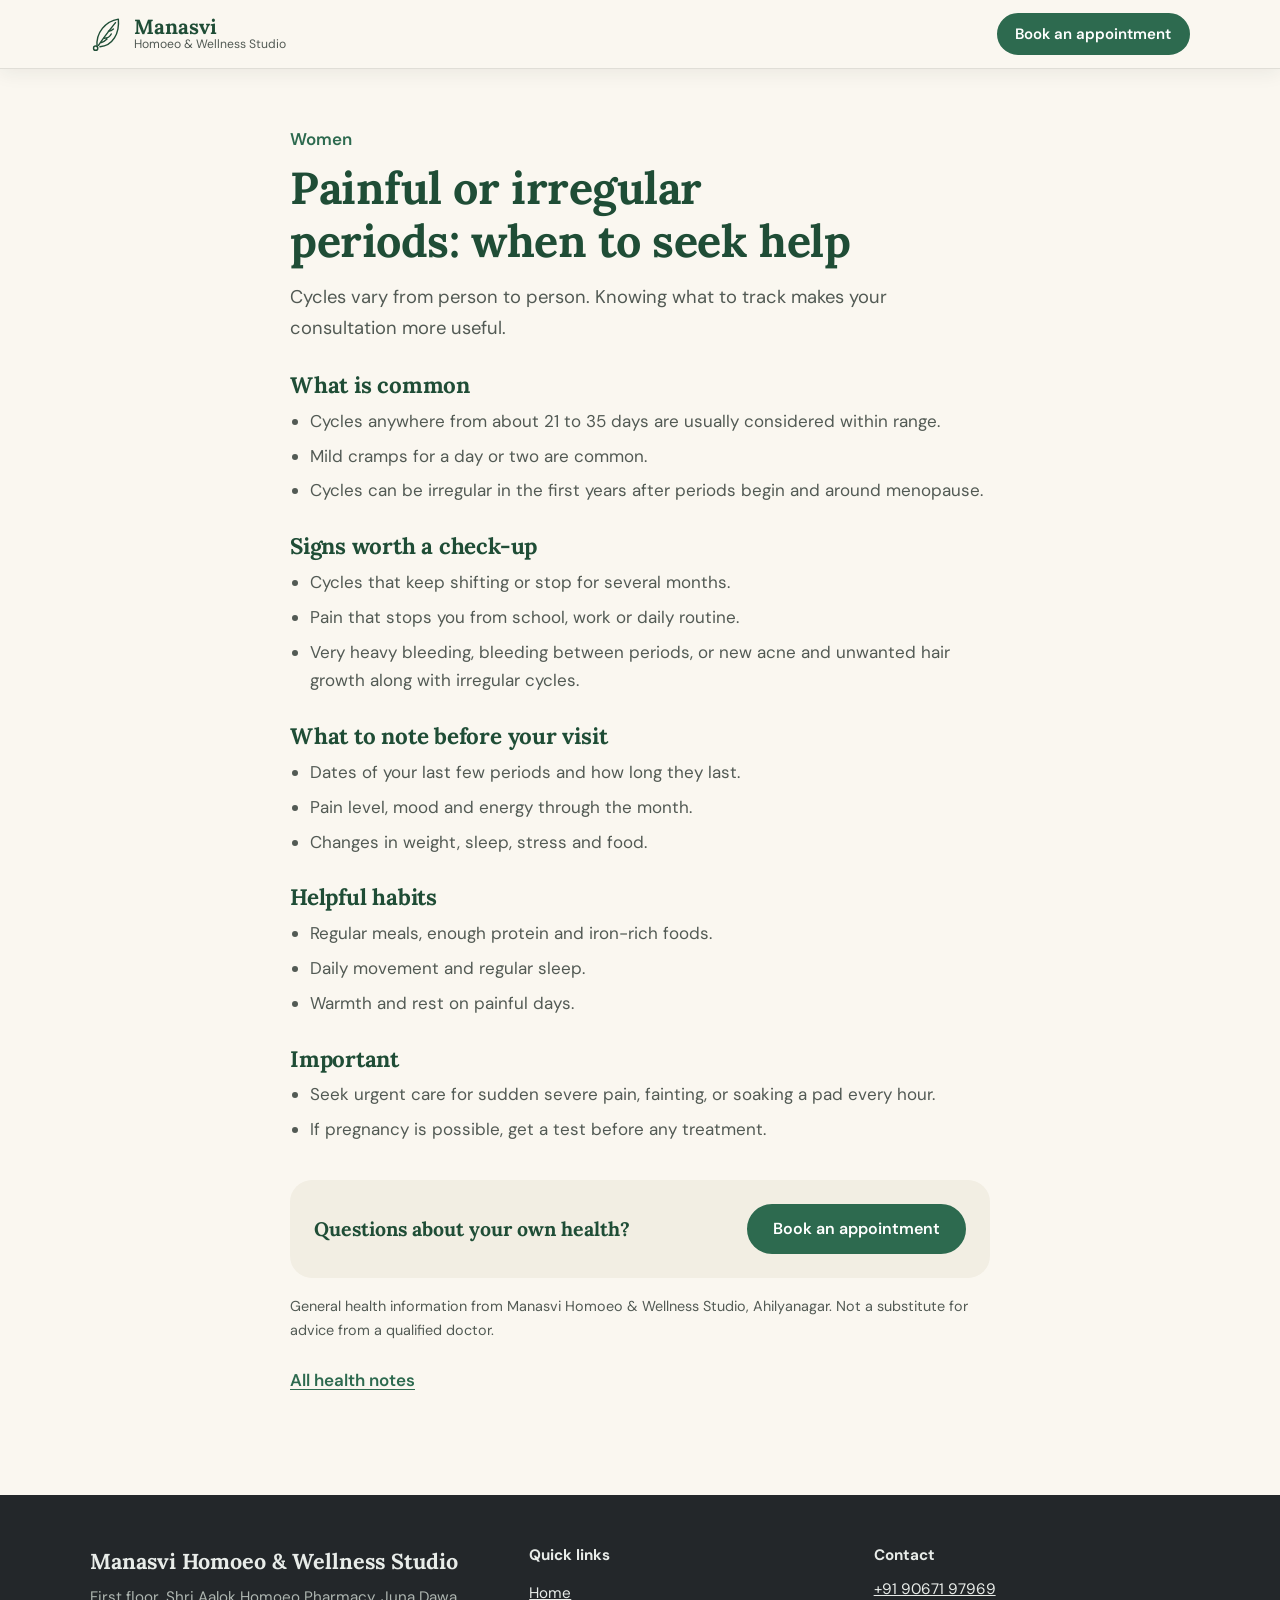
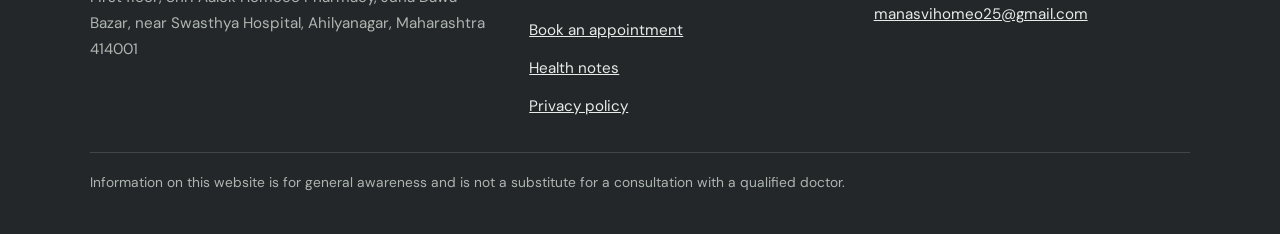
<file: blog/painful-irregular-periods.html>
<!DOCTYPE html>
<html lang="en">
<head>
<meta charset="utf-8">
<meta name="viewport" content="width=device-width,initial-scale=1,viewport-fit=cover">
<title>Painful or irregular periods: when to seek help | Manasvi Homoeo &amp; Wellness Studio, Ahilyanagar</title>
<meta name="description" content="Cycles vary from person to person. Knowing what to track makes your consultation more useful.">
<link rel="canonical" href="https://aalok.co.in/blog/painful-irregular-periods.html">
<meta property="og:title" content="Painful or irregular periods: when to seek help | Manasvi Homoeo &amp; Wellness Studio, Ahilyanagar">
<meta property="og:description" content="Cycles vary from person to person. Knowing what to track makes your consultation more useful.">
<meta property="og:image" content="https://aalok.co.in/images/manasvi-homoeo-ahilyanagar-share.png">
<meta name="theme-color" content="#FAF7F0">
<link rel="icon" href="data:image/svg+xml,%3Csvg xmlns='http://www.w3.org/2000/svg' viewBox='0 0 64 64'%3E%3Crect width='64' height='64' rx='16' fill='%231F4D36'/%3E%3Cpath d='M16 48C14 28 28 14 48 12c0 22-10 36-32 36z' fill='%23fff'/%3E%3C/svg%3E">
<link rel="preconnect" href="https://fonts.googleapis.com"><link rel="preconnect" href="https://fonts.gstatic.com" crossorigin>
<link href="https://fonts.googleapis.com/css2?family=DM+Sans:wght@400;500;600;700&family=Lora:wght@600;700&display=swap" rel="stylesheet">
<style>
/* Layout: a calm ivory page with white cards, forest-green actions and charcoal text; one task per band, contact actions always one tap away. */
:root{
  --bg:#FAF7F0; --bg-2:#F2EEE3; --surface:#FFFFFF; --surface-2:#F7F4EC;
  --ink:#262A27; --text:#525A54; --head:#1F4D36;
  --accent:#2D6A4F; --accent-ink:#FFFFFF; --accent-strong:#1F4D36; --accent-soft:#E4EEE6;
  --line:rgba(38,42,39,.12); --shadow:rgba(31,45,36,.07);
  --gold:#9A6B1F; --ok:#2F8F57; --danger:#A12A22; --danger-bg:#FBEAE7; --ok-bg:#E6F2EA;
  --footer-bg:#23272A; --footer-ink:#E8ECE9; --footer-dim:#AEB6B1;
  --wa:#25D366; --wa-ink:#05301A;
  --il-a:#E4EEE6; --il-b:#B7CDBE; --il-sun:#FFF9EA; --il-hill:#9DB9A6; --il-leaf:#1F4D36; --il-leaf2:#4F8466;
  --il-stem:#1F4D36; --il-bottle:#B9853F; --il-cap:#262A27; --il-label:#FFFDF6; --il-shine:rgba(255,255,255,.45); --il-dish:#FFFFFF; --il-pill:#FFFFFF;
  --g1:#8FBCD3; --g2:#6FAF7F; --g3:#D9B54F; --g4:#D3866A;
  --display:'Lora','Noto Serif Devanagari',Georgia,'Times New Roman',serif;
  --body:'DM Sans','Noto Sans Devanagari',system-ui,-apple-system,'Segoe UI',Roboto,Arial,sans-serif;
  --wrap:1140px; --hh:68px; --r-lg:22px; --r-md:16px; --r-sm:12px;
}
@media (prefers-color-scheme: dark){
  :root:not([data-theme="light"]){
    --bg:#131614; --bg-2:#181C19; --surface:#1E2320; --surface-2:#252B27;
    --ink:#ECEFEC; --text:#B3BCB6; --head:#9ED2B2;
    --accent:#7CC39A; --accent-ink:#0D1A12; --accent-strong:#A8DDBE; --accent-soft:#263A2E;
    --line:rgba(236,239,236,.12); --shadow:rgba(0,0,0,.35);
    --gold:#D7AE5B; --ok:#6CCB91; --danger:#F2A69F; --danger-bg:#3A1F1C; --ok-bg:#1F3326;
    --footer-bg:#0D0F0E; --footer-ink:#E3E8E4; --footer-dim:#9AA49E;
    --il-a:#243029; --il-b:#34483B; --il-sun:#3E3E30; --il-hill:#3F5A48; --il-leaf:#9ED2B2; --il-leaf2:#5E9274;
    --il-stem:#9ED2B2; --il-cap:#ECEFEC; --il-label:#F3EEDF; --il-shine:rgba(255,255,255,.3); --il-dish:#DCD6C4;
    color-scheme:dark;
  }
}
:root[data-theme="dark"]{
  --bg:#131614; --bg-2:#181C19; --surface:#1E2320; --surface-2:#252B27;
  --ink:#ECEFEC; --text:#B3BCB6; --head:#9ED2B2;
  --accent:#7CC39A; --accent-ink:#0D1A12; --accent-strong:#A8DDBE; --accent-soft:#263A2E;
  --line:rgba(236,239,236,.12); --shadow:rgba(0,0,0,.35);
  --gold:#D7AE5B; --ok:#6CCB91; --danger:#F2A69F; --danger-bg:#3A1F1C; --ok-bg:#1F3326;
  --footer-bg:#0D0F0E; --footer-ink:#E3E8E4; --footer-dim:#9AA49E;
  --il-a:#243029; --il-b:#34483B; --il-sun:#3E3E30; --il-hill:#3F5A48; --il-leaf:#9ED2B2; --il-leaf2:#5E9274;
  --il-stem:#9ED2B2; --il-cap:#ECEFEC; --il-label:#F3EEDF; --il-shine:rgba(255,255,255,.3); --il-dish:#DCD6C4;
  color-scheme:dark;
}

*{box-sizing:border-box;margin:0;padding:0}
html{scroll-behavior:smooth;scroll-padding-top:calc(var(--hh) + 16px);-webkit-text-size-adjust:100%}
body{font-family:var(--body);font-size:1.0625rem;line-height:1.7;color:var(--text);background:var(--bg);-webkit-font-smoothing:antialiased;overflow-x:hidden}
body::before{content:"";position:fixed;inset:0 0 auto;height:env(safe-area-inset-top,0px);z-index:300;background:var(--bg)}
img,svg{max-width:100%;display:block}
a{color:var(--accent)}
button{font:inherit;color:inherit;cursor:pointer;-webkit-tap-highlight-color:transparent}
h1,h2,h3{font-family:var(--display);font-weight:700;line-height:1.18;color:var(--head);letter-spacing:-.01em;text-wrap:balance}
html[lang="mr"] h1,html[lang="mr"] h2,html[lang="mr"] h3{line-height:1.42;letter-spacing:0}
html[lang="mr"] body{line-height:1.85}
.wrap{max-width:var(--wrap);margin-inline:auto;padding-left:max(20px,env(safe-area-inset-left,0px));padding-right:max(20px,env(safe-area-inset-right,0px))}
.skip{position:absolute;left:-999px;top:8px;background:var(--accent);color:var(--accent-ink);padding:10px 16px;border-radius:10px;z-index:400}
.skip:focus{left:8px}
:focus-visible{outline:3px solid var(--gold);outline-offset:3px;border-radius:8px}
.hidden{display:none!important}
.eyebrow{color:var(--accent);font-weight:600;font-size:.95rem;margin-bottom:8px}
.fine{font-size:.9rem;color:var(--text)}
.num{font-variant-numeric:tabular-nums}
.i{fill:none;stroke:currentColor;stroke-width:2;stroke-linecap:round;stroke-linejoin:round}

/* buttons */
.btn{display:inline-flex;align-items:center;justify-content:center;gap:.55em;min-height:50px;padding:.65em 1.5em;border-radius:999px;border:2px solid var(--accent);background:var(--accent);color:var(--accent-ink);font-weight:600;font-size:1rem;line-height:1.2;text-decoration:none;text-align:center;transition:background .15s,border-color .15s,color .15s}
.btn:hover{background:var(--accent-strong);border-color:var(--accent-strong)}
.btn.outline{background:transparent;color:var(--accent)}
.btn.outline:hover{background:var(--accent-soft)}
.btn.sm{min-height:42px;padding:.35em 1.1em;font-size:.94rem}
.btn svg{width:1.15em;height:1.15em;flex:none}
.btn.wa{background:var(--wa);border-color:var(--wa);color:var(--wa-ink)}
.btn.wa:hover{filter:brightness(.95)}
.btn[aria-busy="true"]{opacity:.75;pointer-events:none}
.spin{width:18px;height:18px;border-radius:50%;border:2.5px solid currentColor;border-right-color:transparent;animation:spin .8s linear infinite}
@keyframes spin{to{transform:rotate(360deg)}}
.textlink{display:inline-flex;align-items:center;gap:6px;min-height:44px;font-weight:600;color:var(--accent);text-decoration:underline;text-underline-offset:3px}
.textlink svg{width:18px;height:18px}
.linkbtn{background:none;border:0;color:var(--accent);font-weight:600;text-decoration:underline;text-underline-offset:3px;min-height:44px;padding:6px 0}
.icon-btn{display:inline-grid;place-items:center;width:44px;height:44px;border-radius:12px;border:1.5px solid var(--line);background:var(--surface);color:var(--accent)}
.icon-btn svg{width:18px;height:18px}

/* header */
.site{position:sticky;top:env(safe-area-inset-top,0px);z-index:200;background:var(--bg);border-bottom:1px solid transparent;transition:border-color .2s,box-shadow .2s}
.site.scrolled{border-color:var(--line);box-shadow:0 4px 18px var(--shadow)}
.bar{display:flex;align-items:center;gap:14px;height:var(--hh)}
.brand{display:flex;align-items:center;gap:10px;text-decoration:none;min-width:0;margin-right:auto;color:var(--head)}
.brand svg.logo{width:46px;height:40px;flex:none;color:#36703F}
.brand b{display:block;font-family:var(--display);font-size:1.28rem;font-weight:700;color:var(--head);line-height:1.05}
.brand small{display:block;font-size:.76rem;color:var(--text);line-height:1.25;white-space:nowrap}
.nav{display:flex;align-items:center;gap:22px}
.nav a.link{text-decoration:none;color:var(--ink);font-weight:500;font-size:.97rem}
.nav a.link:hover{color:var(--accent)}
.tools{display:flex;align-items:center;gap:8px}
.lang{min-height:42px;border:1.5px solid var(--line);background:var(--surface);color:var(--ink);border-radius:999px;padding:0 14px;font-weight:600;font-size:.92rem}
.lang:hover{border-color:var(--accent)}
.burger{display:none;width:44px;height:44px;border:1.5px solid var(--line);background:var(--surface);border-radius:12px}
.burger span{display:block;width:20px;height:2px;background:var(--ink);margin:4px auto;transition:.2s}
.burger[aria-expanded="true"] span:nth-child(1){transform:translateY(6px) rotate(45deg)}
.burger[aria-expanded="true"] span:nth-child(2){opacity:0}
.burger[aria-expanded="true"] span:nth-child(3){transform:translateY(-6px) rotate(-45deg)}

/* hero */
.hero{position:relative;overflow:hidden;padding-block:clamp(28px,5vw,72px) clamp(64px,8vw,104px)}
.blob{position:absolute;border-radius:50%;pointer-events:none;background:var(--accent-soft);opacity:.55;width:min(620px,130vw);aspect-ratio:1;right:-24%;top:-30%}
.hero-grid{position:relative;display:grid;grid-template-columns:1.12fr .88fr;gap:clamp(28px,5vw,72px);align-items:center}
.hero-copy{min-width:0}
.status{display:inline-flex;align-items:center;gap:9px;background:var(--surface);border:1px solid var(--line);border-radius:999px;padding:.35em 1em .35em .85em;font-weight:500;font-size:.93rem;color:var(--ink);margin-bottom:18px;max-width:100%}
.dot{width:10px;height:10px;border-radius:50%;background:var(--text);opacity:.55;flex:none}
.status[data-state="open"] .dot{background:var(--ok);opacity:1}
.status[data-state="break"] .dot{background:var(--gold);opacity:1}
.hero h1{font-size:clamp(2.4rem,7vw,4.2rem);margin-bottom:16px}
.hero .sub{font-size:1.12rem;max-width:34em;margin-bottom:24px}
.cta{display:flex;gap:12px;flex-wrap:wrap;align-items:center}
.hero-links{display:flex;flex-wrap:wrap;gap:4px 22px;margin-top:10px}
.next{margin-top:20px;display:flex;align-items:center;justify-content:space-between;gap:12px;flex-wrap:wrap;background:var(--surface);border:1px solid var(--line);border-radius:var(--r-md);padding:12px 12px 12px 18px;max-width:520px}
.next .lbl{display:block;font-size:.85rem;color:var(--text)}
.next b{display:block;color:var(--ink);font-size:1.05rem}
.hero-art{position:relative;max-width:410px;width:100%;margin-left:auto}
.hero-art svg{width:100%;height:auto}
.il-a{stop-color:var(--il-a)}.il-b{stop-color:var(--il-b)}
.il-sun{fill:var(--il-sun)}.il-hill{fill:var(--il-hill)}.il-leaf{fill:var(--il-leaf)}.il-leaf2{fill:var(--il-leaf2)}
.il-stem{fill:none;stroke:var(--il-stem);stroke-width:3;stroke-linecap:round}
.il-bottle{fill:var(--il-bottle)}.il-cap{fill:var(--il-cap)}.il-label{fill:var(--il-label)}.il-shine{fill:var(--il-shine)}
.il-line{stroke:var(--il-bottle);stroke-width:2.5;stroke-linecap:round;opacity:.7}
.il-dish{fill:var(--il-dish)}.il-pill{fill:var(--il-pill)}
.rise{animation:rise .6s ease-out both}
@keyframes rise{from{opacity:.001;transform:translateY(12px)}to{opacity:1;transform:none}}

/* info strip */
.strip-band{position:relative;z-index:2;margin-top:-40px}
.strip{display:grid;grid-template-columns:repeat(3,1fr);gap:14px}
.tile{display:flex;align-items:flex-start;gap:14px;background:var(--surface);border:1px solid var(--line);border-radius:var(--r-md);padding:18px;text-decoration:none;color:var(--text);box-shadow:0 10px 26px var(--shadow);min-width:0}
.tile:hover{border-color:var(--accent)}
.tile .ic{width:42px;height:42px;border-radius:50%;background:var(--accent-soft);color:var(--accent);display:grid;place-items:center;flex:none}
.tile .ic svg{width:21px;height:21px}
.tile > span{min-width:0}
.tile b{display:block;color:var(--ink);font-size:1rem;line-height:1.35}
.tile span span{display:block;font-size:.9rem;line-height:1.45}

/* sections */
section.band{padding-block:clamp(56px,8vw,96px)}
.band.alt{background:var(--bg-2)}
.head{max-width:680px;margin-bottom:clamp(22px,4vw,38px)}
.head h2{font-size:clamp(1.8rem,4.8vw,2.7rem);margin-bottom:10px}
.head p{font-size:1.05rem}
.card{background:var(--surface);border:1px solid var(--line);border-radius:var(--r-lg);padding:clamp(20px,4vw,32px)}

/* services */
.keyfacts{display:flex;flex-wrap:wrap;gap:8px;margin-top:16px}
.keyfacts span{background:var(--surface);border:1px solid var(--line);border-radius:999px;padding:.3em .95em;font-size:.92rem;color:var(--ink);font-weight:500}
.three{display:grid;grid-template-columns:repeat(3,1fr);gap:16px}
.therapy{display:grid;gap:10px;align-content:start}
.therapy .ic{width:52px;height:52px;border-radius:14px;background:var(--accent-soft);color:var(--accent);display:grid;place-items:center}
.therapy .ic svg{width:28px;height:28px;fill:none;stroke:currentColor;stroke-width:1.8;stroke-linecap:round;stroke-linejoin:round}
.therapy h3{font-size:1.3rem}
.therapy ul{list-style:none;display:grid;gap:6px;font-size:.95rem}
.therapy li{display:flex;gap:8px}
.therapy li::before{content:"";width:6px;height:6px;border-radius:50%;background:var(--accent);margin-top:.65em;flex:none}

/* conditions */
.cgrid{display:grid;grid-template-columns:repeat(6,1fr);gap:12px;margin-bottom:16px}
.cc{display:flex;flex-direction:column;align-items:center;justify-content:center;gap:9px;text-align:center;padding:16px 8px;min-height:116px;background:var(--surface);border:1.5px solid var(--line);border-radius:var(--r-md);color:var(--ink);font-weight:500;font-size:.95rem;line-height:1.25;transition:background .15s,border-color .15s,color .15s}
.cc:hover{border-color:var(--accent)}
.cc .ic{width:46px;height:46px;border-radius:50%;background:var(--accent-soft);color:var(--accent);display:grid;place-items:center}
.cc .ic svg{width:25px;height:25px;fill:none;stroke:currentColor;stroke-width:2;stroke-linecap:round;stroke-linejoin:round}
.cc[aria-selected="true"]{background:var(--accent);border-color:var(--accent);color:var(--accent-ink)}
.cc[aria-selected="true"] .ic{background:var(--surface);color:var(--accent)}
.panel{display:grid;grid-template-columns:1.35fr 1fr;gap:clamp(18px,4vw,40px);align-items:start}
.panel.swap>*{animation:rise .3s ease-out}
.panel h3{font-size:clamp(1.45rem,3.6vw,1.9rem);margin-bottom:8px}
.chips{display:flex;flex-wrap:wrap;gap:8px;margin-top:14px}
.chip{min-height:42px;background:var(--surface-2);color:var(--ink);border:1.5px solid var(--line);border-radius:999px;padding:.3em 1em;font-size:.95rem;font-weight:500;display:inline-flex;align-items:center;gap:6px}
.chip:hover{border-color:var(--accent)}
.chip[aria-pressed="true"]{background:var(--accent-soft);border-color:var(--accent);color:var(--head)}
.chip[aria-pressed="true"]::before{content:"✓";font-weight:700;color:var(--accent)}
.panel .side{background:var(--surface-2);border-radius:var(--r-md);padding:20px;display:grid;gap:12px}
.panel .side p{font-size:.95rem}
.picked{font-weight:600;color:var(--ink)}

/* doctor */
.about-grid{display:grid;grid-template-columns:.8fr 1.2fr;gap:clamp(24px,5vw,64px);align-items:center}
.photo{position:relative;aspect-ratio:4/5;max-width:340px;width:100%;border-radius:180px 180px var(--r-lg) var(--r-lg);overflow:hidden;background:linear-gradient(170deg,var(--il-a),var(--il-b));display:grid;place-items:center}
.photo .mono{font-family:var(--display);font-size:clamp(3.4rem,10vw,4.6rem);color:var(--surface);font-weight:700}
.photo img{position:absolute;inset:0;width:100%;height:100%;object-fit:cover}
.about-copy{min-width:0}
.about-copy h2{font-size:clamp(1.8rem,4.8vw,2.7rem);margin-bottom:4px}
.cred{color:var(--accent);font-weight:600;margin-bottom:14px}
.about-copy p{max-width:38em;margin-bottom:12px}
.facts{display:grid;grid-template-columns:repeat(2,1fr);gap:10px;margin-top:18px}
.facts div{background:var(--surface);border:1px solid var(--line);border-radius:var(--r-sm);padding:12px 14px}
.facts dt{font-size:.82rem;color:var(--text)}
.facts dd{font-weight:600;color:var(--ink);line-height:1.4}

/* steps */
.steps{list-style:none;counter-reset:s;display:grid;grid-template-columns:repeat(4,1fr);gap:14px}
.steps li{position:relative;background:var(--surface);border:1px solid var(--line);border-radius:var(--r-md);padding:64px 20px 22px}
.steps li::before{counter-increment:s;content:counter(s);position:absolute;left:20px;top:20px;width:32px;height:32px;border-radius:50%;background:var(--accent);color:var(--accent-ink);display:grid;place-items:center;font-family:var(--display);font-weight:700}
.steps h3{font-size:1.15rem;margin-bottom:4px}
.steps p{font-size:.97rem}

/* booking */
.bk{max-width:880px}
.bk-step{display:grid;gap:12px;padding-bottom:22px;border-bottom:1px solid var(--line);margin-bottom:20px}
.bk-step h3{font-size:1.12rem;display:flex;align-items:center;gap:10px}
.bk-step h3 .n{width:28px;height:28px;border-radius:50%;background:var(--accent-soft);color:var(--accent);display:grid;place-items:center;font-size:.9rem;font-family:var(--body);font-weight:700}
.days{display:flex;gap:8px;overflow-x:auto;padding:4px 2px 8px;scroll-snap-type:x mandatory}
.day{flex:none;scroll-snap-align:start;width:70px;min-height:80px;border:1.5px solid var(--line);background:var(--surface);border-radius:var(--r-sm);display:grid;place-items:center;align-content:center;line-height:1.2;color:var(--ink)}
.day small{font-size:.76rem;color:var(--text)}
.day b{font-size:1.3rem;font-family:var(--display)}
.day:hover:not(:disabled){border-color:var(--accent)}
.day[aria-pressed="true"]{background:var(--accent);border-color:var(--accent);color:var(--accent-ink)}
.day[aria-pressed="true"] small{color:var(--accent-ink)}
.day:disabled{opacity:.45;cursor:not-allowed;background:var(--surface-2)}
.slot-group{display:grid;gap:8px}
.slot-group .lbl{font-size:.88rem;color:var(--text);font-weight:500}
.slots{display:flex;flex-wrap:wrap;gap:8px}
.slot{min-height:44px;min-width:92px;border:1.5px solid var(--accent);background:var(--surface);color:var(--head);border-radius:999px;padding:.3em 1em;font-weight:600;font-size:.95rem}
.slot:hover{background:var(--accent-soft)}
.slot[aria-pressed="true"]{background:var(--accent);color:var(--accent-ink)}
.slotmsg{color:var(--text);font-size:.95rem}
.seg{display:flex;flex-wrap:wrap;gap:8px}
.seg button{min-height:44px;border:1.5px solid var(--line);background:var(--surface);border-radius:999px;padding:.3em 1.1em;font-weight:500;color:var(--ink)}
.seg button[aria-checked="true"]{background:var(--accent-soft);border-color:var(--accent);color:var(--head)}
.row{display:grid;grid-template-columns:1fr 1fr;gap:14px}
.field{display:grid;gap:6px;min-width:0}
label,.label{font-weight:600;font-size:.95rem;color:var(--ink)}
.opt,.hint{font-weight:400;color:var(--text)}
.hint{font-size:.86rem}
input,select,textarea{width:100%;font:inherit;font-size:1rem;min-height:50px;padding:.65em .95em;border:1.5px solid var(--line);border-radius:var(--r-sm);background:var(--surface);color:var(--ink)}
textarea{min-height:90px;resize:vertical}
input::placeholder,textarea::placeholder{color:var(--text);opacity:.65}
input:focus,select:focus,textarea:focus{outline:3px solid var(--accent-soft);border-color:var(--accent)}
input[aria-invalid="true"]{border-color:var(--danger)}
.err{background:var(--danger-bg);color:var(--danger);border-radius:var(--r-sm);padding:12px 16px;font-weight:500}
.okmsg{background:var(--ok-bg);color:var(--ink);border-radius:var(--r-sm);padding:14px 16px;font-weight:500;border-left:4px solid var(--ok)}
.submit-row{display:flex;flex-wrap:wrap;align-items:center;gap:14px}
.done{display:grid;gap:16px}
.done h3{font-size:1.4rem}
.sum{display:grid;background:var(--surface-2);border-radius:var(--r-md);padding:6px 18px}
.sum div{display:flex;justify-content:space-between;gap:14px;padding:9px 0;border-bottom:1px solid var(--line)}
.sum div:last-child{border-bottom:0}
.sum span{color:var(--text)}
.sum b{color:var(--ink);text-align:right;word-break:break-word}
.actions{display:grid;grid-template-columns:1fr 1fr;gap:10px}
.actions .btn{width:100%}
.actions .wide{grid-column:1/-1}
.calbox{display:grid;gap:12px;margin-bottom:22px;padding:18px;border-radius:var(--r-md);background:var(--accent-soft)}

/* pharmacy */
.pharm{display:grid;grid-template-columns:auto 1fr auto;gap:18px 22px;align-items:center}
.pharm .ic{width:60px;height:60px;border-radius:16px;background:var(--accent-soft);color:var(--accent);display:grid;place-items:center}
.pharm .ic svg{width:30px;height:30px}
.pharm h3{font-size:1.35rem;margin-bottom:4px}

/* tools */
.tabs{display:flex;gap:4px;background:var(--surface-2);border-radius:999px;padding:5px;margin-bottom:20px;overflow-x:auto}
.tabs button{flex:1;min-height:44px;border:0;background:transparent;border-radius:999px;font-weight:600;color:var(--ink);white-space:nowrap;padding:0 14px}
.tabs button[aria-selected="true"]{background:var(--accent);color:var(--accent-ink)}
.tool-grid{display:grid;grid-template-columns:1fr 1fr;gap:clamp(16px,4vw,36px);align-items:start}
.pane form{display:grid;gap:14px}
.result{background:var(--surface-2);border-radius:var(--r-md);padding:20px;min-height:150px;display:grid;gap:8px;align-content:start}
.result .big{font-family:var(--display);font-size:2.2rem;font-weight:700;color:var(--head);line-height:1}
.result .what{font-weight:600;color:var(--ink)}
.example{justify-self:start;font-size:.78rem;font-weight:600;color:var(--gold);border:1px solid var(--gold);border-radius:999px;padding:1px 10px}
.gauge{position:relative;height:12px;border-radius:999px;margin:12px 4px 4px;background:linear-gradient(90deg,var(--g1) 0 17%,var(--g2) 17% 35%,var(--g3) 35% 42%,var(--g4) 42% 100%)}
.gauge i{position:absolute;top:-6px;width:6px;height:24px;margin-left:-3px;background:var(--ink);border:2px solid var(--surface);border-radius:4px;transition:left .4s ease}
.scale{display:flex;justify-content:space-between;font-size:.8rem;color:var(--text)}
.dates{list-style:none;display:grid;gap:8px}
.dates li{display:flex;justify-content:space-between;gap:10px;background:var(--surface);border-radius:var(--r-sm);padding:10px 14px;color:var(--ink)}
.dates li b{color:var(--head)}
.tipcard{display:grid;gap:14px;margin-top:18px;background:var(--accent-strong);color:var(--accent-ink);border-radius:var(--r-lg);padding:clamp(20px,4vw,32px)}
.tipcard .eyebrow{color:var(--accent-ink);opacity:.85;margin:0}
.tip-text{font-family:var(--display);font-size:clamp(1.25rem,3.2vw,1.7rem);line-height:1.4;font-weight:600;max-width:32em}
.tip-text.swap{animation:rise .3s ease-out}
.tip-foot{display:flex;flex-wrap:wrap;justify-content:space-between;align-items:center;gap:12px}
.chip-tag{font-size:.82rem;font-weight:600;border:1px solid currentColor;border-radius:999px;padding:0 10px;opacity:.85}
.tip-btns{display:flex;gap:10px;flex-wrap:wrap}
.tipcard .btn{background:var(--accent-ink);color:var(--accent-strong);border-color:var(--accent-ink)}
.tipcard .btn.outline{background:transparent;color:var(--accent-ink)}

/* blog */
.filters{display:flex;gap:8px;overflow-x:auto;padding:2px 2px 10px;margin-bottom:10px;scrollbar-width:none}
.filters::-webkit-scrollbar{display:none}
.filters button{flex:none;min-height:42px;border:1.5px solid var(--line);background:var(--surface);border-radius:999px;padding:.3em 1.1em;font-weight:500;color:var(--ink)}
.filters button[aria-pressed="true"]{background:var(--accent);border-color:var(--accent);color:var(--accent-ink)}
.posts{list-style:none;display:grid;grid-template-columns:repeat(3,1fr);gap:14px}
.posts a{display:flex;flex-direction:column;height:100%;gap:8px;background:var(--surface);border:1px solid var(--line);border-radius:var(--r-md);padding:22px;text-decoration:none;color:var(--text)}
.posts a:hover{border-color:var(--accent)}
.posts .c{align-self:flex-start;background:var(--accent-soft);color:var(--head);border-radius:999px;padding:.1em .85em;font-size:.84rem;font-weight:600}
.posts .t{font-family:var(--display);font-weight:700;font-size:1.18rem;line-height:1.3;color:var(--head)}
.posts .d{font-size:.96rem}
.posts .m{margin-top:auto;padding-top:6px;color:var(--accent);font-weight:600;font-size:.9rem}

/* feedback */
.fb-grid{display:grid;grid-template-columns:1fr 1fr;gap:clamp(18px,4vw,44px);align-items:start}
.fb-note{display:grid;gap:12px;align-content:start;min-width:0}
.fb-note h2{font-size:clamp(1.8rem,4.8vw,2.7rem)}
.quote{font-family:var(--display);font-size:clamp(1.25rem,3vw,1.7rem);line-height:1.4;color:var(--ink)}
.quote-by{color:var(--accent);font-weight:600}
.ctrl{display:flex;gap:10px}
.stars{display:flex;gap:6px}
.stars button{width:44px;height:44px;border:1.5px solid var(--line);background:var(--surface);border-radius:12px;color:var(--text);display:grid;place-items:center}
.stars button svg{width:22px;height:22px}
.stars button.on{color:var(--gold);border-color:var(--gold)}
.stars button.on svg{fill:var(--gold)}

/* faq */
.faq-list{max-width:820px;display:grid;gap:10px}
details{background:var(--surface);border:1px solid var(--line);border-radius:var(--r-md);padding:0 20px}
summary{list-style:none;cursor:pointer;display:flex;justify-content:space-between;gap:14px;align-items:center;min-height:60px;padding:10px 0;font-weight:600;color:var(--ink)}
summary::-webkit-details-marker{display:none}
summary::after{content:"+";flex:none;width:30px;height:30px;border-radius:50%;background:var(--accent-soft);color:var(--accent);display:grid;place-items:center;font-size:1.25rem;line-height:1;transition:transform .2s}
details[open] summary::after{transform:rotate(45deg)}
details p{padding:0 0 18px;max-width:62ch}

/* contact */
.contact-grid{display:grid;grid-template-columns:1fr 1fr;gap:clamp(18px,4vw,40px);align-items:start}
.contact-grid > *{min-width:0}
.c-list{display:grid;gap:14px}
.c-row{display:flex;gap:12px;align-items:flex-start}
.c-row .ic{width:40px;height:40px;border-radius:50%;background:var(--accent-soft);color:var(--accent);display:grid;place-items:center;flex:none}
.c-row .ic svg{width:19px;height:19px}
.c-row > div{min-width:0;flex:1}
.c-row b{display:block;color:var(--ink)}
.c-row .val{display:flex;align-items:center;gap:8px;flex-wrap:wrap;word-break:break-word}
.c-row .val a{font-weight:600}
.hours{width:100%;border-collapse:collapse;font-variant-numeric:tabular-nums}
.hours td{padding:9px 0;border-bottom:1px solid var(--line);font-size:.96rem}
.hours td:last-child{text-align:right}
.hours tr.today td{font-weight:700;color:var(--ink)}
.mapbox{display:grid;gap:14px}
.mapframe{width:100%;aspect-ratio:4/3;max-width:100%;border:0;border-radius:var(--r-md);background:var(--surface-2)}
.addr-card{background:var(--surface-2);border-radius:var(--r-md);padding:18px;display:grid;gap:6px}
.addr-card b{color:var(--ink);font-size:1.05rem}
.map-actions{display:grid;grid-template-columns:1fr 1fr;gap:10px}

/* footer */
footer{background:var(--footer-bg);color:var(--footer-ink);padding-block:48px 40px;font-size:.95rem}
.f-grid{display:grid;grid-template-columns:1.3fr 1fr 1fr;gap:28px}
footer b{color:var(--footer-ink);display:block;margin-bottom:8px}
footer a{color:var(--footer-ink)}
footer ul{list-style:none;display:grid;gap:4px}
footer li a{display:inline-block;padding:4px 0}
footer .dim{color:var(--footer-dim)}
.f-brand{font-family:var(--display);font-size:1.35rem;font-weight:700;margin-bottom:6px}
.f-bottom{margin-top:28px;padding-top:18px;border-top:1px solid rgba(255,255,255,.14);display:grid;gap:8px;font-size:.86rem;color:var(--footer-dim)}

/* chat sheet */
.fab{position:fixed;right:calc(20px + env(safe-area-inset-right,0px));bottom:calc(20px + env(safe-area-inset-bottom,0px));z-index:150;display:flex;align-items:center;gap:8px;background:var(--wa);color:var(--wa-ink);border:0;border-radius:999px;padding:.75em 1.2em;font-weight:700;box-shadow:0 10px 24px var(--shadow)}
.fab svg{width:20px;height:20px}
.fab{opacity:0;visibility:hidden;transform:translateY(8px);transition:opacity .2s,transform .2s,visibility .2s}
.fab.show{opacity:1;visibility:visible;transform:none}
.sheet-back{position:fixed;inset:0;z-index:450;background:rgba(10,14,12,.45);opacity:0;visibility:hidden;transition:.2s}
.sheet-back.open{opacity:1;visibility:visible}
.sheet{position:fixed;left:0;right:0;bottom:0;z-index:460;background:var(--surface);border-radius:22px 22px 0 0;max-width:520px;margin-inline:auto;padding:16px max(20px,env(safe-area-inset-right,0px)) calc(22px + env(safe-area-inset-bottom,0px)) max(20px,env(safe-area-inset-left,0px));transform:translateY(105%);visibility:hidden;transition:transform .25s ease,visibility .25s;box-shadow:0 -10px 40px var(--shadow)}
.sheet.open{transform:none;visibility:visible}
.sheet .grab{width:44px;height:5px;border-radius:9px;background:var(--line);margin:0 auto 12px}
.sheet-head{display:flex;justify-content:space-between;align-items:center;gap:10px;margin-bottom:6px}
.sheet h3{font-size:1.25rem}
.sheet .who{font-size:.92rem;margin-bottom:12px}
.qlist{display:grid;gap:8px}
.q{display:flex;align-items:center;justify-content:space-between;gap:12px;min-height:50px;padding:10px 16px;border:1.5px solid var(--line);border-radius:var(--r-sm);text-decoration:none;color:var(--ink);font-weight:500;background:var(--surface)}
.q:hover{border-color:var(--accent)}
.q svg{width:18px;height:18px;color:var(--accent);flex:none}

/* reader (articles + privacy) */
.reader{position:fixed;inset:0;z-index:500;background:var(--bg);overflow-y:auto;overscroll-behavior:contain;transform:translateY(100%);visibility:hidden;transition:transform .3s ease,visibility .3s;padding-top:env(safe-area-inset-top,0px)}
.reader.open{transform:none;visibility:visible}
.reader .top{position:sticky;top:0;z-index:2;background:var(--bg);border-bottom:1px solid var(--line)}
.reader .top .wrap{display:flex;align-items:center;min-height:60px}
.reader .rbar{position:absolute;left:0;bottom:-1px;height:3px;width:0;background:var(--accent)}
.site .bar > .btn{flex:none}
.post{max-width:700px;margin:0 auto;padding-block:clamp(28px,6vw,56px) 80px}
.post .c{color:var(--accent);font-weight:600}
.post h1{font-size:clamp(1.9rem,6vw,2.8rem);margin:8px 0 14px}
.post .lead{font-size:1.15rem;margin-bottom:16px}
.post h2{font-size:1.4rem;margin:28px 0 8px}
.post p{margin-bottom:12px}
.post ul{padding-left:1.2em;display:grid;gap:6px;margin-bottom:12px}
.cta-box{margin-top:36px;background:var(--bg-2);border-radius:var(--r-lg);padding:24px;display:flex;gap:16px;flex-wrap:wrap;align-items:center;justify-content:space-between}
.cta-box p{margin:0;font-family:var(--display);font-weight:700;font-size:1.22rem;color:var(--head);max-width:20em;line-height:1.3}
.prog{position:fixed;left:0;top:0;height:3px;background:var(--accent);width:0;z-index:300}

/* mobile bar, toast */
.mbar{display:none}
.toast{position:fixed;left:50%;bottom:calc(96px + env(safe-area-inset-bottom,0px));transform:translate(-50%,16px);background:var(--ink);color:var(--bg);padding:10px 18px;border-radius:999px;font-weight:600;font-size:.95rem;opacity:0;pointer-events:none;transition:.2s;z-index:600;max-width:90vw;text-align:center}
.toast.show{opacity:1;transform:translate(-50%,0)}

@media (max-width:1060px){
  .burger{display:block}
  .nav{position:fixed;left:0;right:0;top:calc(var(--hh) + env(safe-area-inset-top,0px));bottom:0;background:var(--bg);flex-direction:column;align-items:stretch;gap:0;padding:6px max(20px,env(safe-area-inset-right,0px)) 40px max(20px,env(safe-area-inset-left,0px));overflow-y:auto;visibility:hidden;opacity:0;transition:opacity .2s,visibility .2s}
  .nav.open{visibility:visible;opacity:1}
  .nav a.link{font-family:var(--display);font-weight:600;font-size:1.3rem;padding:14px 0;border-bottom:1px solid var(--line);color:var(--head)}
  .nav .btn{margin-top:20px}
  .cgrid{grid-template-columns:repeat(3,1fr)}
  .posts{grid-template-columns:repeat(2,1fr)}
}
@media (max-width:860px){
  .hero-grid,.panel,.about-grid,.tool-grid,.fb-grid,.contact-grid{grid-template-columns:1fr}
  .hero-art{max-width:280px;margin:0 auto}
  .strip{grid-template-columns:1fr;gap:10px}
  .strip-band{margin-top:-36px}
  .three{grid-template-columns:1fr}
  .steps{grid-template-columns:1fr 1fr}
  .photo{max-width:260px;margin:0 auto}
  .pharm{grid-template-columns:auto 1fr}
  .pharm .btn{grid-column:1/-1}
  .f-grid{grid-template-columns:1fr 1fr}
  .f-grid > :first-child{grid-column:1/-1}
  .fab{display:none}
  .mbar{display:flex;position:fixed;left:0;right:0;bottom:0;z-index:190;background:var(--surface);border-top:1px solid var(--line);box-shadow:0 -6px 20px var(--shadow);padding:8px max(12px,env(safe-area-inset-right,0px)) calc(8px + env(safe-area-inset-bottom,0px)) max(12px,env(safe-area-inset-left,0px));gap:8px}
  .mbar a,.mbar button{flex:1;display:flex;align-items:center;justify-content:center;gap:6px;min-height:48px;border-radius:14px;font-weight:700;font-size:.95rem;text-decoration:none;color:var(--head);background:var(--surface-2);border:0}
  .mbar svg{width:18px;height:18px}
  .mbar .go{background:var(--accent);color:var(--accent-ink)}
  body{padding-bottom:calc(72px + env(safe-area-inset-bottom,0px))}
}
@media (max-width:560px){
  .cgrid{grid-template-columns:repeat(2,1fr)}
  .posts{grid-template-columns:1fr}
  .steps{grid-template-columns:1fr}
  .row,.actions,.map-actions{grid-template-columns:1fr}
  .cta .btn{flex:1 1 100%}
  .facts{grid-template-columns:1fr}
  .brand small{font-size:.72rem}
  .hero .sub{font-size:1.05rem}
  .next .btn{width:100%}
  .f-grid{grid-template-columns:1fr}
}
@media (prefers-reduced-motion:reduce){
  *,*::before,*::after{animation:none!important;transition:none!important;scroll-behavior:auto!important}
}

/* pharmacy hours + clinic gallery */
.ph-hours{margin-top:8px;color:var(--ink)}
.ph-hours b{color:var(--head);margin-right:6px}
.gallery-wrap{margin-top:clamp(28px,5vw,44px)}
.g-title{font-size:clamp(1.5rem,4vw,2.1rem);margin-bottom:16px}
.gallery{display:grid;grid-template-columns:repeat(3,1fr);gap:12px}
.gallery figure{margin:0;border-radius:var(--r-md);overflow:hidden;background:var(--surface-2);aspect-ratio:4/3;max-width:100%}
.gallery img{width:100%;height:100%;object-fit:cover}
@media (max-width:560px){.gallery{grid-template-columns:1fr 1fr}}

/* media: patient stories, gallery, viewer */
.stories{margin-bottom:clamp(32px,6vw,56px);display:grid;gap:10px}
.stories h2{font-size:clamp(1.8rem,4.8vw,2.7rem)}
.mrow{display:flex;gap:12px;overflow-x:auto;scroll-snap-type:x mandatory;padding:4px 2px 12px;margin-top:6px}
.mrow .mcard{flex:0 0 clamp(190px,44vw,250px);scroll-snap-align:start}
.mcard{display:grid;gap:8px;align-content:start;text-align:left;background:var(--surface);border:1px solid var(--line);border-radius:var(--r-md);padding:8px;color:var(--ink);min-width:0}
.mcard:hover{border-color:var(--accent)}
.mthumb{position:relative;display:block;aspect-ratio:4/5;max-width:100%;border-radius:12px;overflow:hidden;background:var(--surface-2)}
.mgrid .mthumb{aspect-ratio:4/3}
.mthumb img,.mthumb video{width:100%;height:100%;object-fit:cover;display:block;pointer-events:none}
.play{position:absolute;left:50%;top:50%;width:56px;height:56px;margin:-28px 0 0 -28px;border-radius:50%;background:var(--accent);box-shadow:0 6px 18px var(--shadow)}
.play::after{content:"";position:absolute;left:22px;top:17px;border-left:16px solid var(--accent-ink);border-top:11px solid transparent;border-bottom:11px solid transparent}
.mcap{font-size:.9rem;line-height:1.4;padding:0 4px 4px;color:var(--text)}
.gal{margin-top:clamp(36px,6vw,64px)}
.mgrid{display:grid;grid-template-columns:repeat(auto-fill,minmax(220px,1fr));gap:12px}
@media (max-width:560px){.mgrid{grid-template-columns:1fr 1fr}}
.lightbox{position:fixed;inset:0;z-index:520;background:var(--footer-bg);display:grid;grid-template-rows:auto 1fr auto;opacity:0;visibility:hidden;transition:opacity .2s,visibility .2s;padding:env(safe-area-inset-top,0px) max(12px,env(safe-area-inset-right,0px)) env(safe-area-inset-bottom,0px) max(12px,env(safe-area-inset-left,0px))}
.lightbox.open{opacity:1;visibility:visible}
.lb-top{display:flex;justify-content:space-between;align-items:center;color:var(--footer-ink);padding:10px 4px;font-weight:600}
.lb-close,.lb-nav{display:grid;place-items:center;width:48px;height:48px;border-radius:50%;border:1px solid rgba(255,255,255,.25);background:transparent;color:var(--footer-ink);font-size:1.7rem;line-height:1}
.lb-media{position:relative;min-height:0;display:grid;place-items:center}
.lb-inner{display:grid;place-items:center;gap:12px;width:100%;height:100%;min-height:0}
.lb-inner img,.lb-inner video{max-width:100%;max-height:calc(100vh - 170px);object-fit:contain;border-radius:8px}
.lb-inner iframe{width:min(100%,960px);aspect-ratio:16/9;max-width:100%;border:0;border-radius:8px}
.lb-yt{color:var(--footer-ink);font-weight:600}
.lb-nav{position:absolute;top:50%;transform:translateY(-50%)}
.lb-prev{left:0}.lb-next{right:0}
.lb-cap{color:var(--footer-ink);text-align:center;padding:10px 8px 16px;min-height:1.5em}
#galTabs{justify-content:flex-start;max-width:max-content}
#galTabs button{flex:0 0 auto}
.mthumb video{background:var(--accent-soft)}

/* ---------- screen-reader text, language select ---------- */
.sr{position:absolute!important;width:1px;height:1px;padding:0;margin:-1px;overflow:hidden;clip:rect(0 0 0 0);white-space:nowrap;border:0}
select.lang{appearance:none;-webkit-appearance:none;cursor:pointer;padding:0 32px 0 14px;font-family:inherit;
  background:var(--surface) url("data:image/svg+xml,%3Csvg xmlns='http://www.w3.org/2000/svg' width='12' height='8' viewBox='0 0 12 8'%3E%3Cpath d='M1 1.5l5 5 5-5' fill='none' stroke='%232D6A4F' stroke-width='1.8' stroke-linecap='round'/%3E%3C/svg%3E") no-repeat right 12px center}
html[lang="hi"] h1,html[lang="hi"] h2,html[lang="hi"] h3{line-height:1.42;letter-spacing:0}
html[lang="hi"] body{line-height:1.85}

/* ---------- homoeopathy medicine note ---------- */
.mininote{margin-top:14px;font-size:.92rem}
.mininote a{color:var(--accent);font-weight:600;text-underline-offset:3px}
.medrule{display:flex;gap:16px;align-items:flex-start;background:var(--surface);border:1.5px solid var(--gold);border-left-width:6px;border-radius:var(--r-md);padding:18px 20px;margin-bottom:22px;scroll-margin-top:96px}
.medrule .ic{flex:none;width:46px;height:46px;border-radius:50%;display:grid;place-items:center;background:color-mix(in srgb,var(--gold) 14%,transparent);color:var(--gold)}
.medrule h3{font-size:1.12rem;margin-bottom:6px}
.medrule ul{margin:0;padding-left:1.1em;display:grid;gap:4px;color:var(--ink)}

/* ---------- diet & lifestyle guide ---------- */
.gd-tools{display:grid;gap:14px;padding:18px}
.gd-search{position:relative;display:flex;align-items:center}
.gd-search>svg{position:absolute;left:14px;color:var(--text);pointer-events:none}
.gd-search input{width:100%;min-height:52px;padding:0 48px 0 44px;border:1.5px solid var(--line);border-radius:999px;background:var(--surface-2);font:inherit;font-size:1rem;color:var(--ink)}
.gd-search input:focus{outline:none;border-color:var(--accent);box-shadow:0 0 0 3px var(--accent-soft);background:var(--surface)}
.gd-search input::-webkit-search-cancel-button{display:none}
.gd-search .icon-btn{position:absolute;right:6px}
.gd-show{display:flex;flex-wrap:wrap;align-items:center;gap:8px 12px}
.gd-show .label{font-weight:600;color:var(--ink);font-size:.92rem}
.gd-show .seg button{min-height:40px;padding:.2em .95em;font-size:.92rem}
.gd-tools .filters{margin:0;padding-bottom:2px}
.gd-count{margin:16px 2px 10px;font-size:.92rem;color:var(--text)}
.gd-list{display:grid;gap:10px}
.gd-list details{padding:0 18px}
.gd-list summary{align-items:center}
.gd-sum{display:grid;gap:2px;min-width:0}
.gd-sum b{font-size:1.04rem;color:var(--ink)}
.gd-sum small{font-weight:500;color:var(--text);font-size:.84rem}
.gd-body{display:grid;gap:12px;padding:2px 0 18px}
.gd-cols{display:grid;gap:12px;grid-template-columns:1fr}
.gd-box{border-radius:var(--r-sm,10px);padding:12px 14px;background:var(--surface-2);border:1px solid var(--line)}
.gd-box h4{margin:0 0 6px;font-size:.95rem;display:flex;align-items:center;gap:8px;color:var(--head)}
.gd-box h4 i{width:10px;height:10px;border-radius:50%;background:var(--accent);flex:none}
.gd-box.avoid h4 i{background:#B4532A}
.gd-box.yoga h4 i{background:var(--gold)}
.gd-box.naturo h4 i{background:#5A7D8C}
.gd-box ul{margin:0;padding-left:1.1em;display:grid;gap:3px;font-size:.95rem;color:var(--ink)}
.gd-warn{margin:0;padding:10px 14px;border-radius:var(--r-sm,10px);background:color-mix(in srgb,var(--gold) 12%,transparent);color:var(--ink);font-size:.93rem}
.gd-acts{display:flex;flex-wrap:wrap;gap:8px}
.gd-list mark{background:color-mix(in srgb,var(--gold) 30%,transparent);color:inherit;border-radius:3px;padding:0 1px}
.gd-empty{padding:22px;text-align:center}
.gd-more{display:flex;justify-content:center;margin-top:16px}
.gd-disc{margin-top:18px;max-width:80ch}
@media (min-width:760px){.gd-cols{grid-template-columns:1fr 1fr}.gd-tools{padding:22px 24px}}
@media (max-width:560px){.medrule{padding:16px 16px 16px 14px;gap:0}.medrule .ic{display:none}.medrule ul{font-size:.95rem}}
#gdCats button{min-height:40px;font-size:.92rem;padding:.2em .95em}
#gdCats button .num{opacity:.6;font-weight:600;margin-left:2px}
@media (min-width:1000px){.gd-list{grid-template-columns:1fr 1fr;align-items:start}.gd-list details[open]{grid-column:1/-1}}

/* ---------- logo, footer brand ---------- */
:root[data-theme="dark"] .brand svg.logo{color:#A8DDBE}
@media (prefers-color-scheme:dark){:root:not([data-theme="light"]) .brand svg.logo{color:#A8DDBE}}
.f-brand{display:flex;align-items:center;gap:12px}
.f-brand .logo{flex:none;color:currentColor}
.f-brand small{display:block;font-family:var(--body);font-size:.85rem;font-weight:500;font-style:italic;opacity:.8;margin-top:2px}
.rv-btns{display:flex;flex-wrap:wrap;gap:10px}

/* ---------- payments and sharing ---------- */
.pay-grid{display:grid;gap:18px}
.pay-card{display:grid;gap:14px;align-content:start;padding:22px}
.pay-card h3,.share-card h3{display:flex;align-items:center;gap:10px;font-size:1.18rem;margin:0}
.pay-card h3 .ic{width:40px;height:40px;border-radius:12px;display:grid;place-items:center;background:var(--accent-soft);color:var(--accent);flex:none}
.qrbox{justify-self:center;background:#fff;border:1px solid var(--line);border-radius:18px;padding:16px 16px 10px;text-align:center;box-shadow:0 6px 20px rgba(31,77,54,.08)}
.qrbox .qr{display:block;width:min(220px,60vw);height:auto}
.qr-name{margin:8px 0 0;font-weight:600;color:#262A27;font-size:.95rem}
.center{text-align:center}
.kv{display:flex;align-items:center;gap:10px;flex-wrap:wrap;background:var(--surface-2);border:1px solid var(--line);border-radius:12px;padding:6px 6px 6px 14px}
.kv span{color:var(--text);font-size:.88rem}
.kv b{color:var(--ink);font-size:1.02rem;margin-right:auto;word-break:break-all}
.acts{display:flex;flex-wrap:wrap;gap:10px}
.bank{display:grid;gap:8px;margin:0}
.bank>div{display:grid;gap:2px;background:var(--surface-2);border:1px solid var(--line);border-radius:12px;padding:8px 6px 8px 14px}
.bank dt{font-size:.82rem;color:var(--text)}
.bank dd{margin:0;display:flex;align-items:center;gap:10px;justify-content:space-between;min-height:44px}
.bank dd b{color:var(--ink);font-size:1.02rem;word-break:break-all}
.share-row{display:flex;flex-wrap:wrap;gap:8px}
.share-row .btn{min-height:42px;padding:.3em 1em;font-size:.92rem}
.paynote{display:flex;flex-wrap:wrap;align-items:center;justify-content:space-between;gap:12px 20px;margin:18px 0;padding:16px 20px;border-radius:var(--r-md);background:color-mix(in srgb,var(--gold) 10%,var(--surface));border:1.5px solid color-mix(in srgb,var(--gold) 45%,transparent)}
.paynote p{margin:0;max-width:68ch;color:var(--ink)}
.share-card{display:grid;gap:20px;padding:22px}
.share-card p{margin:6px 0 14px}
.vcards{display:grid;grid-template-columns:1fr 1fr;gap:10px}
.vcard{display:block;border-radius:10px;overflow:hidden;border:1px solid var(--line);box-shadow:0 4px 14px rgba(0,0,0,.06)}
.vcard img{display:block;width:100%;height:auto}
@media (min-width:860px){.pay-grid{grid-template-columns:1fr 1fr}.share-card{grid-template-columns:minmax(0,1.1fr) 1fr;align-items:center}}
@media (max-width:420px){.vcards{grid-template-columns:1fr}}
.st-rv{margin-top:12px}

</style>
<!-- DRAFT: Dr. Vrushali to review this article before it is published. -->
</head>
<body>
<a class="skip" href="#main">Skip to content</a>
<header class="site scrolled"><div class="wrap bar">
  <a class="brand" href="../index.html" aria-label="Manasvi Homoeo &amp; Wellness Studio, home"><svg width="34" height="38" viewBox="0 0 48 52" fill="none" stroke="currentColor" stroke-width="2" stroke-linecap="round" stroke-linejoin="round" aria-hidden="true"><path d="M10 44C8 24 22 8 40 5c2 20-8 38-26 39"/><path d="M12 42C20 30 28 20 36 10"/><path d="M20 32c4 0 8-2 10-6M16 38c3-1 6-3 8-5M26 22c3 0 5-1 7-3"/><circle cx="8" cy="46" r="3"/></svg><span><b>Manasvi</b><small>Homoeo &amp; Wellness Studio</small></span></a>
  <a class="btn sm" href="../index.html#book">Book an appointment</a>
</div></header>
<main id="main"><div class="wrap"><article class="post"><span class="c">Women</span><h1>Painful or irregular periods: when to seek help</h1><p class="lead">Cycles vary from person to person. Knowing what to track makes your consultation more useful.</p><h2>What is common</h2><ul><li>Cycles anywhere from about 21 to 35 days are usually considered within range.</li><li>Mild cramps for a day or two are common.</li><li>Cycles can be irregular in the first years after periods begin and around menopause.</li></ul><h2>Signs worth a check-up</h2><ul><li>Cycles that keep shifting or stop for several months.</li><li>Pain that stops you from school, work or daily routine.</li><li>Very heavy bleeding, bleeding between periods, or new acne and unwanted hair growth along with irregular cycles.</li></ul><h2>What to note before your visit</h2><ul><li>Dates of your last few periods and how long they last.</li><li>Pain level, mood and energy through the month.</li><li>Changes in weight, sleep, stress and food.</li></ul><h2>Helpful habits</h2><ul><li>Regular meals, enough protein and iron-rich foods.</li><li>Daily movement and regular sleep.</li><li>Warmth and rest on painful days.</li></ul><h2>Important</h2><ul><li>Seek urgent care for sudden severe pain, fainting, or soaking a pad every hour.</li><li>If pregnancy is possible, get a test before any treatment.</li></ul><div class="cta-box"><p>Questions about your own health?</p><a class="btn" href="../index.html#book">Book an appointment</a></div><p class="fine" style="margin-top:16px">General health information from Manasvi Homoeo &amp; Wellness Studio, Ahilyanagar. Not a substitute for advice from a qualified doctor.</p><p style="margin-top:16px"><a class="textlink" href="../index.html#blog">All health notes</a></p></article></div></main>
<footer><div class="wrap">
  <div class="f-grid">
    <div><div class="f-brand">Manasvi Homoeo &amp; Wellness Studio</div><p class="dim">First floor, Shri Aalok Homoeo Pharmacy, Juna Dawa Bazar, near Swasthya Hospital, Ahilyanagar, Maharashtra 414001</p></div>
    <nav aria-label="Footer"><b>Quick links</b><ul><li><a href="../index.html">Home</a></li><li><a href="../index.html#book">Book an appointment</a></li><li><a href="../index.html#blog">Health notes</a></li><li><a href="../privacy.html">Privacy policy</a></li></ul></nav>
    <div><b>Contact</b><p class="dim"><a href="tel:+919067197969">+91 90671 97969</a><br><a href="mailto:manasvihomeo25@gmail.com">manasvihomeo25@gmail.com</a></p></div>
  </div>
  <div class="f-bottom"><span>Information on this website is for general awareness and is not a substitute for a consultation with a qualified doctor.</span></div>
</div></footer>
</body>
</html>
</file>
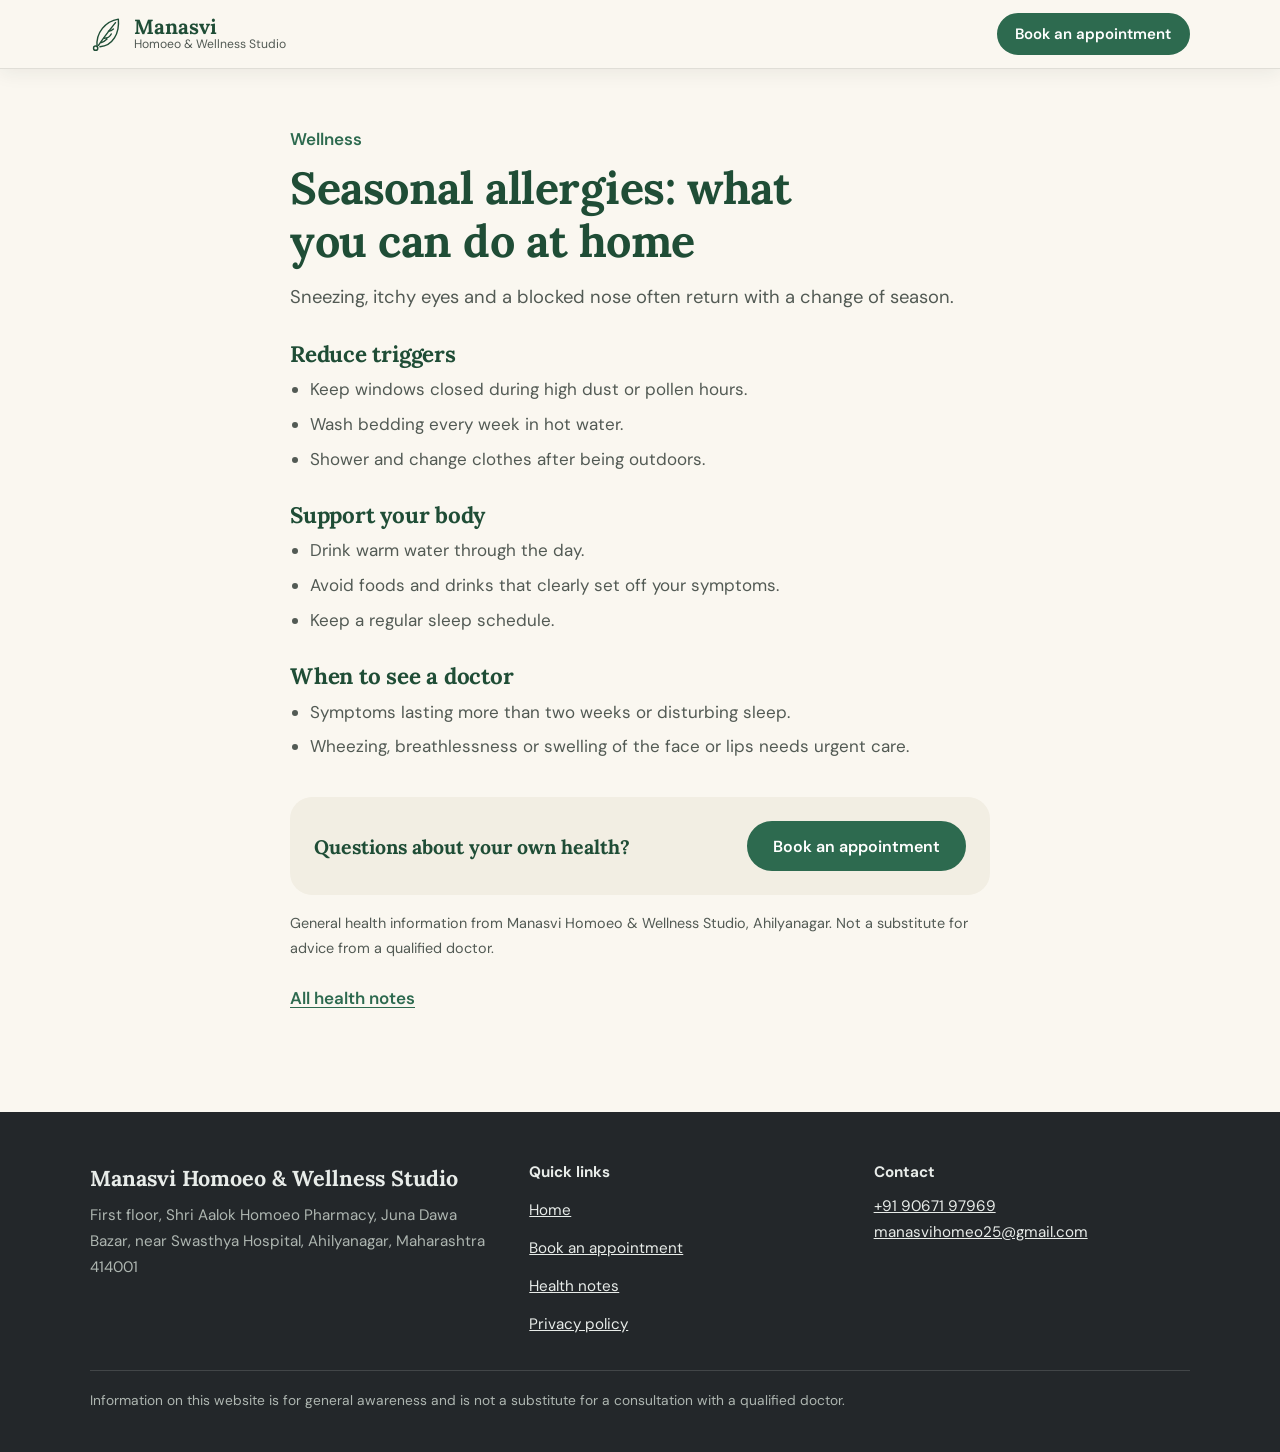
<file: blog/seasonal-allergies-home-care.html>
<!DOCTYPE html>
<html lang="en">
<head>
<meta charset="utf-8">
<meta name="viewport" content="width=device-width,initial-scale=1,viewport-fit=cover">
<title>Seasonal allergies: what you can do at home | Manasvi Homoeo &amp; Wellness Studio, Ahilyanagar</title>
<meta name="description" content="Sneezing, itchy eyes and a blocked nose often return with a change of season.">
<link rel="canonical" href="https://aalok.co.in/blog/seasonal-allergies-home-care.html">
<meta property="og:title" content="Seasonal allergies: what you can do at home | Manasvi Homoeo &amp; Wellness Studio, Ahilyanagar">
<meta property="og:description" content="Sneezing, itchy eyes and a blocked nose often return with a change of season.">
<meta property="og:image" content="https://aalok.co.in/images/manasvi-homoeo-ahilyanagar-share.png">
<meta name="theme-color" content="#FAF7F0">
<link rel="icon" href="data:image/svg+xml,%3Csvg xmlns='http://www.w3.org/2000/svg' viewBox='0 0 64 64'%3E%3Crect width='64' height='64' rx='16' fill='%231F4D36'/%3E%3Cpath d='M16 48C14 28 28 14 48 12c0 22-10 36-32 36z' fill='%23fff'/%3E%3C/svg%3E">
<link rel="preconnect" href="https://fonts.googleapis.com"><link rel="preconnect" href="https://fonts.gstatic.com" crossorigin>
<link href="https://fonts.googleapis.com/css2?family=DM+Sans:wght@400;500;600;700&family=Lora:wght@600;700&display=swap" rel="stylesheet">
<style>
/* Layout: a calm ivory page with white cards, forest-green actions and charcoal text; one task per band, contact actions always one tap away. */
:root{
  --bg:#FAF7F0; --bg-2:#F2EEE3; --surface:#FFFFFF; --surface-2:#F7F4EC;
  --ink:#262A27; --text:#525A54; --head:#1F4D36;
  --accent:#2D6A4F; --accent-ink:#FFFFFF; --accent-strong:#1F4D36; --accent-soft:#E4EEE6;
  --line:rgba(38,42,39,.12); --shadow:rgba(31,45,36,.07);
  --gold:#9A6B1F; --ok:#2F8F57; --danger:#A12A22; --danger-bg:#FBEAE7; --ok-bg:#E6F2EA;
  --footer-bg:#23272A; --footer-ink:#E8ECE9; --footer-dim:#AEB6B1;
  --wa:#25D366; --wa-ink:#05301A;
  --il-a:#E4EEE6; --il-b:#B7CDBE; --il-sun:#FFF9EA; --il-hill:#9DB9A6; --il-leaf:#1F4D36; --il-leaf2:#4F8466;
  --il-stem:#1F4D36; --il-bottle:#B9853F; --il-cap:#262A27; --il-label:#FFFDF6; --il-shine:rgba(255,255,255,.45); --il-dish:#FFFFFF; --il-pill:#FFFFFF;
  --g1:#8FBCD3; --g2:#6FAF7F; --g3:#D9B54F; --g4:#D3866A;
  --display:'Lora','Noto Serif Devanagari',Georgia,'Times New Roman',serif;
  --body:'DM Sans','Noto Sans Devanagari',system-ui,-apple-system,'Segoe UI',Roboto,Arial,sans-serif;
  --wrap:1140px; --hh:68px; --r-lg:22px; --r-md:16px; --r-sm:12px;
}
@media (prefers-color-scheme: dark){
  :root:not([data-theme="light"]){
    --bg:#131614; --bg-2:#181C19; --surface:#1E2320; --surface-2:#252B27;
    --ink:#ECEFEC; --text:#B3BCB6; --head:#9ED2B2;
    --accent:#7CC39A; --accent-ink:#0D1A12; --accent-strong:#A8DDBE; --accent-soft:#263A2E;
    --line:rgba(236,239,236,.12); --shadow:rgba(0,0,0,.35);
    --gold:#D7AE5B; --ok:#6CCB91; --danger:#F2A69F; --danger-bg:#3A1F1C; --ok-bg:#1F3326;
    --footer-bg:#0D0F0E; --footer-ink:#E3E8E4; --footer-dim:#9AA49E;
    --il-a:#243029; --il-b:#34483B; --il-sun:#3E3E30; --il-hill:#3F5A48; --il-leaf:#9ED2B2; --il-leaf2:#5E9274;
    --il-stem:#9ED2B2; --il-cap:#ECEFEC; --il-label:#F3EEDF; --il-shine:rgba(255,255,255,.3); --il-dish:#DCD6C4;
    color-scheme:dark;
  }
}
:root[data-theme="dark"]{
  --bg:#131614; --bg-2:#181C19; --surface:#1E2320; --surface-2:#252B27;
  --ink:#ECEFEC; --text:#B3BCB6; --head:#9ED2B2;
  --accent:#7CC39A; --accent-ink:#0D1A12; --accent-strong:#A8DDBE; --accent-soft:#263A2E;
  --line:rgba(236,239,236,.12); --shadow:rgba(0,0,0,.35);
  --gold:#D7AE5B; --ok:#6CCB91; --danger:#F2A69F; --danger-bg:#3A1F1C; --ok-bg:#1F3326;
  --footer-bg:#0D0F0E; --footer-ink:#E3E8E4; --footer-dim:#9AA49E;
  --il-a:#243029; --il-b:#34483B; --il-sun:#3E3E30; --il-hill:#3F5A48; --il-leaf:#9ED2B2; --il-leaf2:#5E9274;
  --il-stem:#9ED2B2; --il-cap:#ECEFEC; --il-label:#F3EEDF; --il-shine:rgba(255,255,255,.3); --il-dish:#DCD6C4;
  color-scheme:dark;
}

*{box-sizing:border-box;margin:0;padding:0}
html{scroll-behavior:smooth;scroll-padding-top:calc(var(--hh) + 16px);-webkit-text-size-adjust:100%}
body{font-family:var(--body);font-size:1.0625rem;line-height:1.7;color:var(--text);background:var(--bg);-webkit-font-smoothing:antialiased;overflow-x:hidden}
body::before{content:"";position:fixed;inset:0 0 auto;height:env(safe-area-inset-top,0px);z-index:300;background:var(--bg)}
img,svg{max-width:100%;display:block}
a{color:var(--accent)}
button{font:inherit;color:inherit;cursor:pointer;-webkit-tap-highlight-color:transparent}
h1,h2,h3{font-family:var(--display);font-weight:700;line-height:1.18;color:var(--head);letter-spacing:-.01em;text-wrap:balance}
html[lang="mr"] h1,html[lang="mr"] h2,html[lang="mr"] h3{line-height:1.42;letter-spacing:0}
html[lang="mr"] body{line-height:1.85}
.wrap{max-width:var(--wrap);margin-inline:auto;padding-left:max(20px,env(safe-area-inset-left,0px));padding-right:max(20px,env(safe-area-inset-right,0px))}
.skip{position:absolute;left:-999px;top:8px;background:var(--accent);color:var(--accent-ink);padding:10px 16px;border-radius:10px;z-index:400}
.skip:focus{left:8px}
:focus-visible{outline:3px solid var(--gold);outline-offset:3px;border-radius:8px}
.hidden{display:none!important}
.eyebrow{color:var(--accent);font-weight:600;font-size:.95rem;margin-bottom:8px}
.fine{font-size:.9rem;color:var(--text)}
.num{font-variant-numeric:tabular-nums}
.i{fill:none;stroke:currentColor;stroke-width:2;stroke-linecap:round;stroke-linejoin:round}

/* buttons */
.btn{display:inline-flex;align-items:center;justify-content:center;gap:.55em;min-height:50px;padding:.65em 1.5em;border-radius:999px;border:2px solid var(--accent);background:var(--accent);color:var(--accent-ink);font-weight:600;font-size:1rem;line-height:1.2;text-decoration:none;text-align:center;transition:background .15s,border-color .15s,color .15s}
.btn:hover{background:var(--accent-strong);border-color:var(--accent-strong)}
.btn.outline{background:transparent;color:var(--accent)}
.btn.outline:hover{background:var(--accent-soft)}
.btn.sm{min-height:42px;padding:.35em 1.1em;font-size:.94rem}
.btn svg{width:1.15em;height:1.15em;flex:none}
.btn.wa{background:var(--wa);border-color:var(--wa);color:var(--wa-ink)}
.btn.wa:hover{filter:brightness(.95)}
.btn[aria-busy="true"]{opacity:.75;pointer-events:none}
.spin{width:18px;height:18px;border-radius:50%;border:2.5px solid currentColor;border-right-color:transparent;animation:spin .8s linear infinite}
@keyframes spin{to{transform:rotate(360deg)}}
.textlink{display:inline-flex;align-items:center;gap:6px;min-height:44px;font-weight:600;color:var(--accent);text-decoration:underline;text-underline-offset:3px}
.textlink svg{width:18px;height:18px}
.linkbtn{background:none;border:0;color:var(--accent);font-weight:600;text-decoration:underline;text-underline-offset:3px;min-height:44px;padding:6px 0}
.icon-btn{display:inline-grid;place-items:center;width:44px;height:44px;border-radius:12px;border:1.5px solid var(--line);background:var(--surface);color:var(--accent)}
.icon-btn svg{width:18px;height:18px}

/* header */
.site{position:sticky;top:env(safe-area-inset-top,0px);z-index:200;background:var(--bg);border-bottom:1px solid transparent;transition:border-color .2s,box-shadow .2s}
.site.scrolled{border-color:var(--line);box-shadow:0 4px 18px var(--shadow)}
.bar{display:flex;align-items:center;gap:14px;height:var(--hh)}
.brand{display:flex;align-items:center;gap:10px;text-decoration:none;min-width:0;margin-right:auto;color:var(--head)}
.brand svg.logo{width:46px;height:40px;flex:none;color:#36703F}
.brand b{display:block;font-family:var(--display);font-size:1.28rem;font-weight:700;color:var(--head);line-height:1.05}
.brand small{display:block;font-size:.76rem;color:var(--text);line-height:1.25;white-space:nowrap}
.nav{display:flex;align-items:center;gap:22px}
.nav a.link{text-decoration:none;color:var(--ink);font-weight:500;font-size:.97rem}
.nav a.link:hover{color:var(--accent)}
.tools{display:flex;align-items:center;gap:8px}
.lang{min-height:42px;border:1.5px solid var(--line);background:var(--surface);color:var(--ink);border-radius:999px;padding:0 14px;font-weight:600;font-size:.92rem}
.lang:hover{border-color:var(--accent)}
.burger{display:none;width:44px;height:44px;border:1.5px solid var(--line);background:var(--surface);border-radius:12px}
.burger span{display:block;width:20px;height:2px;background:var(--ink);margin:4px auto;transition:.2s}
.burger[aria-expanded="true"] span:nth-child(1){transform:translateY(6px) rotate(45deg)}
.burger[aria-expanded="true"] span:nth-child(2){opacity:0}
.burger[aria-expanded="true"] span:nth-child(3){transform:translateY(-6px) rotate(-45deg)}

/* hero */
.hero{position:relative;overflow:hidden;padding-block:clamp(28px,5vw,72px) clamp(64px,8vw,104px)}
.blob{position:absolute;border-radius:50%;pointer-events:none;background:var(--accent-soft);opacity:.55;width:min(620px,130vw);aspect-ratio:1;right:-24%;top:-30%}
.hero-grid{position:relative;display:grid;grid-template-columns:1.12fr .88fr;gap:clamp(28px,5vw,72px);align-items:center}
.hero-copy{min-width:0}
.status{display:inline-flex;align-items:center;gap:9px;background:var(--surface);border:1px solid var(--line);border-radius:999px;padding:.35em 1em .35em .85em;font-weight:500;font-size:.93rem;color:var(--ink);margin-bottom:18px;max-width:100%}
.dot{width:10px;height:10px;border-radius:50%;background:var(--text);opacity:.55;flex:none}
.status[data-state="open"] .dot{background:var(--ok);opacity:1}
.status[data-state="break"] .dot{background:var(--gold);opacity:1}
.hero h1{font-size:clamp(2.4rem,7vw,4.2rem);margin-bottom:16px}
.hero .sub{font-size:1.12rem;max-width:34em;margin-bottom:24px}
.cta{display:flex;gap:12px;flex-wrap:wrap;align-items:center}
.hero-links{display:flex;flex-wrap:wrap;gap:4px 22px;margin-top:10px}
.next{margin-top:20px;display:flex;align-items:center;justify-content:space-between;gap:12px;flex-wrap:wrap;background:var(--surface);border:1px solid var(--line);border-radius:var(--r-md);padding:12px 12px 12px 18px;max-width:520px}
.next .lbl{display:block;font-size:.85rem;color:var(--text)}
.next b{display:block;color:var(--ink);font-size:1.05rem}
.hero-art{position:relative;max-width:410px;width:100%;margin-left:auto}
.hero-art svg{width:100%;height:auto}
.il-a{stop-color:var(--il-a)}.il-b{stop-color:var(--il-b)}
.il-sun{fill:var(--il-sun)}.il-hill{fill:var(--il-hill)}.il-leaf{fill:var(--il-leaf)}.il-leaf2{fill:var(--il-leaf2)}
.il-stem{fill:none;stroke:var(--il-stem);stroke-width:3;stroke-linecap:round}
.il-bottle{fill:var(--il-bottle)}.il-cap{fill:var(--il-cap)}.il-label{fill:var(--il-label)}.il-shine{fill:var(--il-shine)}
.il-line{stroke:var(--il-bottle);stroke-width:2.5;stroke-linecap:round;opacity:.7}
.il-dish{fill:var(--il-dish)}.il-pill{fill:var(--il-pill)}
.rise{animation:rise .6s ease-out both}
@keyframes rise{from{opacity:.001;transform:translateY(12px)}to{opacity:1;transform:none}}

/* info strip */
.strip-band{position:relative;z-index:2;margin-top:-40px}
.strip{display:grid;grid-template-columns:repeat(3,1fr);gap:14px}
.tile{display:flex;align-items:flex-start;gap:14px;background:var(--surface);border:1px solid var(--line);border-radius:var(--r-md);padding:18px;text-decoration:none;color:var(--text);box-shadow:0 10px 26px var(--shadow);min-width:0}
.tile:hover{border-color:var(--accent)}
.tile .ic{width:42px;height:42px;border-radius:50%;background:var(--accent-soft);color:var(--accent);display:grid;place-items:center;flex:none}
.tile .ic svg{width:21px;height:21px}
.tile > span{min-width:0}
.tile b{display:block;color:var(--ink);font-size:1rem;line-height:1.35}
.tile span span{display:block;font-size:.9rem;line-height:1.45}

/* sections */
section.band{padding-block:clamp(56px,8vw,96px)}
.band.alt{background:var(--bg-2)}
.head{max-width:680px;margin-bottom:clamp(22px,4vw,38px)}
.head h2{font-size:clamp(1.8rem,4.8vw,2.7rem);margin-bottom:10px}
.head p{font-size:1.05rem}
.card{background:var(--surface);border:1px solid var(--line);border-radius:var(--r-lg);padding:clamp(20px,4vw,32px)}

/* services */
.keyfacts{display:flex;flex-wrap:wrap;gap:8px;margin-top:16px}
.keyfacts span{background:var(--surface);border:1px solid var(--line);border-radius:999px;padding:.3em .95em;font-size:.92rem;color:var(--ink);font-weight:500}
.three{display:grid;grid-template-columns:repeat(3,1fr);gap:16px}
.therapy{display:grid;gap:10px;align-content:start}
.therapy .ic{width:52px;height:52px;border-radius:14px;background:var(--accent-soft);color:var(--accent);display:grid;place-items:center}
.therapy .ic svg{width:28px;height:28px;fill:none;stroke:currentColor;stroke-width:1.8;stroke-linecap:round;stroke-linejoin:round}
.therapy h3{font-size:1.3rem}
.therapy ul{list-style:none;display:grid;gap:6px;font-size:.95rem}
.therapy li{display:flex;gap:8px}
.therapy li::before{content:"";width:6px;height:6px;border-radius:50%;background:var(--accent);margin-top:.65em;flex:none}

/* conditions */
.cgrid{display:grid;grid-template-columns:repeat(6,1fr);gap:12px;margin-bottom:16px}
.cc{display:flex;flex-direction:column;align-items:center;justify-content:center;gap:9px;text-align:center;padding:16px 8px;min-height:116px;background:var(--surface);border:1.5px solid var(--line);border-radius:var(--r-md);color:var(--ink);font-weight:500;font-size:.95rem;line-height:1.25;transition:background .15s,border-color .15s,color .15s}
.cc:hover{border-color:var(--accent)}
.cc .ic{width:46px;height:46px;border-radius:50%;background:var(--accent-soft);color:var(--accent);display:grid;place-items:center}
.cc .ic svg{width:25px;height:25px;fill:none;stroke:currentColor;stroke-width:2;stroke-linecap:round;stroke-linejoin:round}
.cc[aria-selected="true"]{background:var(--accent);border-color:var(--accent);color:var(--accent-ink)}
.cc[aria-selected="true"] .ic{background:var(--surface);color:var(--accent)}
.panel{display:grid;grid-template-columns:1.35fr 1fr;gap:clamp(18px,4vw,40px);align-items:start}
.panel.swap>*{animation:rise .3s ease-out}
.panel h3{font-size:clamp(1.45rem,3.6vw,1.9rem);margin-bottom:8px}
.chips{display:flex;flex-wrap:wrap;gap:8px;margin-top:14px}
.chip{min-height:42px;background:var(--surface-2);color:var(--ink);border:1.5px solid var(--line);border-radius:999px;padding:.3em 1em;font-size:.95rem;font-weight:500;display:inline-flex;align-items:center;gap:6px}
.chip:hover{border-color:var(--accent)}
.chip[aria-pressed="true"]{background:var(--accent-soft);border-color:var(--accent);color:var(--head)}
.chip[aria-pressed="true"]::before{content:"✓";font-weight:700;color:var(--accent)}
.panel .side{background:var(--surface-2);border-radius:var(--r-md);padding:20px;display:grid;gap:12px}
.panel .side p{font-size:.95rem}
.picked{font-weight:600;color:var(--ink)}

/* doctor */
.about-grid{display:grid;grid-template-columns:.8fr 1.2fr;gap:clamp(24px,5vw,64px);align-items:center}
.photo{position:relative;aspect-ratio:4/5;max-width:340px;width:100%;border-radius:180px 180px var(--r-lg) var(--r-lg);overflow:hidden;background:linear-gradient(170deg,var(--il-a),var(--il-b));display:grid;place-items:center}
.photo .mono{font-family:var(--display);font-size:clamp(3.4rem,10vw,4.6rem);color:var(--surface);font-weight:700}
.photo img{position:absolute;inset:0;width:100%;height:100%;object-fit:cover}
.about-copy{min-width:0}
.about-copy h2{font-size:clamp(1.8rem,4.8vw,2.7rem);margin-bottom:4px}
.cred{color:var(--accent);font-weight:600;margin-bottom:14px}
.about-copy p{max-width:38em;margin-bottom:12px}
.facts{display:grid;grid-template-columns:repeat(2,1fr);gap:10px;margin-top:18px}
.facts div{background:var(--surface);border:1px solid var(--line);border-radius:var(--r-sm);padding:12px 14px}
.facts dt{font-size:.82rem;color:var(--text)}
.facts dd{font-weight:600;color:var(--ink);line-height:1.4}

/* steps */
.steps{list-style:none;counter-reset:s;display:grid;grid-template-columns:repeat(4,1fr);gap:14px}
.steps li{position:relative;background:var(--surface);border:1px solid var(--line);border-radius:var(--r-md);padding:64px 20px 22px}
.steps li::before{counter-increment:s;content:counter(s);position:absolute;left:20px;top:20px;width:32px;height:32px;border-radius:50%;background:var(--accent);color:var(--accent-ink);display:grid;place-items:center;font-family:var(--display);font-weight:700}
.steps h3{font-size:1.15rem;margin-bottom:4px}
.steps p{font-size:.97rem}

/* booking */
.bk{max-width:880px}
.bk-step{display:grid;gap:12px;padding-bottom:22px;border-bottom:1px solid var(--line);margin-bottom:20px}
.bk-step h3{font-size:1.12rem;display:flex;align-items:center;gap:10px}
.bk-step h3 .n{width:28px;height:28px;border-radius:50%;background:var(--accent-soft);color:var(--accent);display:grid;place-items:center;font-size:.9rem;font-family:var(--body);font-weight:700}
.days{display:flex;gap:8px;overflow-x:auto;padding:4px 2px 8px;scroll-snap-type:x mandatory}
.day{flex:none;scroll-snap-align:start;width:70px;min-height:80px;border:1.5px solid var(--line);background:var(--surface);border-radius:var(--r-sm);display:grid;place-items:center;align-content:center;line-height:1.2;color:var(--ink)}
.day small{font-size:.76rem;color:var(--text)}
.day b{font-size:1.3rem;font-family:var(--display)}
.day:hover:not(:disabled){border-color:var(--accent)}
.day[aria-pressed="true"]{background:var(--accent);border-color:var(--accent);color:var(--accent-ink)}
.day[aria-pressed="true"] small{color:var(--accent-ink)}
.day:disabled{opacity:.45;cursor:not-allowed;background:var(--surface-2)}
.slot-group{display:grid;gap:8px}
.slot-group .lbl{font-size:.88rem;color:var(--text);font-weight:500}
.slots{display:flex;flex-wrap:wrap;gap:8px}
.slot{min-height:44px;min-width:92px;border:1.5px solid var(--accent);background:var(--surface);color:var(--head);border-radius:999px;padding:.3em 1em;font-weight:600;font-size:.95rem}
.slot:hover{background:var(--accent-soft)}
.slot[aria-pressed="true"]{background:var(--accent);color:var(--accent-ink)}
.slotmsg{color:var(--text);font-size:.95rem}
.seg{display:flex;flex-wrap:wrap;gap:8px}
.seg button{min-height:44px;border:1.5px solid var(--line);background:var(--surface);border-radius:999px;padding:.3em 1.1em;font-weight:500;color:var(--ink)}
.seg button[aria-checked="true"]{background:var(--accent-soft);border-color:var(--accent);color:var(--head)}
.row{display:grid;grid-template-columns:1fr 1fr;gap:14px}
.field{display:grid;gap:6px;min-width:0}
label,.label{font-weight:600;font-size:.95rem;color:var(--ink)}
.opt,.hint{font-weight:400;color:var(--text)}
.hint{font-size:.86rem}
input,select,textarea{width:100%;font:inherit;font-size:1rem;min-height:50px;padding:.65em .95em;border:1.5px solid var(--line);border-radius:var(--r-sm);background:var(--surface);color:var(--ink)}
textarea{min-height:90px;resize:vertical}
input::placeholder,textarea::placeholder{color:var(--text);opacity:.65}
input:focus,select:focus,textarea:focus{outline:3px solid var(--accent-soft);border-color:var(--accent)}
input[aria-invalid="true"]{border-color:var(--danger)}
.err{background:var(--danger-bg);color:var(--danger);border-radius:var(--r-sm);padding:12px 16px;font-weight:500}
.okmsg{background:var(--ok-bg);color:var(--ink);border-radius:var(--r-sm);padding:14px 16px;font-weight:500;border-left:4px solid var(--ok)}
.submit-row{display:flex;flex-wrap:wrap;align-items:center;gap:14px}
.done{display:grid;gap:16px}
.done h3{font-size:1.4rem}
.sum{display:grid;background:var(--surface-2);border-radius:var(--r-md);padding:6px 18px}
.sum div{display:flex;justify-content:space-between;gap:14px;padding:9px 0;border-bottom:1px solid var(--line)}
.sum div:last-child{border-bottom:0}
.sum span{color:var(--text)}
.sum b{color:var(--ink);text-align:right;word-break:break-word}
.actions{display:grid;grid-template-columns:1fr 1fr;gap:10px}
.actions .btn{width:100%}
.actions .wide{grid-column:1/-1}
.calbox{display:grid;gap:12px;margin-bottom:22px;padding:18px;border-radius:var(--r-md);background:var(--accent-soft)}

/* pharmacy */
.pharm{display:grid;grid-template-columns:auto 1fr auto;gap:18px 22px;align-items:center}
.pharm .ic{width:60px;height:60px;border-radius:16px;background:var(--accent-soft);color:var(--accent);display:grid;place-items:center}
.pharm .ic svg{width:30px;height:30px}
.pharm h3{font-size:1.35rem;margin-bottom:4px}

/* tools */
.tabs{display:flex;gap:4px;background:var(--surface-2);border-radius:999px;padding:5px;margin-bottom:20px;overflow-x:auto}
.tabs button{flex:1;min-height:44px;border:0;background:transparent;border-radius:999px;font-weight:600;color:var(--ink);white-space:nowrap;padding:0 14px}
.tabs button[aria-selected="true"]{background:var(--accent);color:var(--accent-ink)}
.tool-grid{display:grid;grid-template-columns:1fr 1fr;gap:clamp(16px,4vw,36px);align-items:start}
.pane form{display:grid;gap:14px}
.result{background:var(--surface-2);border-radius:var(--r-md);padding:20px;min-height:150px;display:grid;gap:8px;align-content:start}
.result .big{font-family:var(--display);font-size:2.2rem;font-weight:700;color:var(--head);line-height:1}
.result .what{font-weight:600;color:var(--ink)}
.example{justify-self:start;font-size:.78rem;font-weight:600;color:var(--gold);border:1px solid var(--gold);border-radius:999px;padding:1px 10px}
.gauge{position:relative;height:12px;border-radius:999px;margin:12px 4px 4px;background:linear-gradient(90deg,var(--g1) 0 17%,var(--g2) 17% 35%,var(--g3) 35% 42%,var(--g4) 42% 100%)}
.gauge i{position:absolute;top:-6px;width:6px;height:24px;margin-left:-3px;background:var(--ink);border:2px solid var(--surface);border-radius:4px;transition:left .4s ease}
.scale{display:flex;justify-content:space-between;font-size:.8rem;color:var(--text)}
.dates{list-style:none;display:grid;gap:8px}
.dates li{display:flex;justify-content:space-between;gap:10px;background:var(--surface);border-radius:var(--r-sm);padding:10px 14px;color:var(--ink)}
.dates li b{color:var(--head)}
.tipcard{display:grid;gap:14px;margin-top:18px;background:var(--accent-strong);color:var(--accent-ink);border-radius:var(--r-lg);padding:clamp(20px,4vw,32px)}
.tipcard .eyebrow{color:var(--accent-ink);opacity:.85;margin:0}
.tip-text{font-family:var(--display);font-size:clamp(1.25rem,3.2vw,1.7rem);line-height:1.4;font-weight:600;max-width:32em}
.tip-text.swap{animation:rise .3s ease-out}
.tip-foot{display:flex;flex-wrap:wrap;justify-content:space-between;align-items:center;gap:12px}
.chip-tag{font-size:.82rem;font-weight:600;border:1px solid currentColor;border-radius:999px;padding:0 10px;opacity:.85}
.tip-btns{display:flex;gap:10px;flex-wrap:wrap}
.tipcard .btn{background:var(--accent-ink);color:var(--accent-strong);border-color:var(--accent-ink)}
.tipcard .btn.outline{background:transparent;color:var(--accent-ink)}

/* blog */
.filters{display:flex;gap:8px;overflow-x:auto;padding:2px 2px 10px;margin-bottom:10px;scrollbar-width:none}
.filters::-webkit-scrollbar{display:none}
.filters button{flex:none;min-height:42px;border:1.5px solid var(--line);background:var(--surface);border-radius:999px;padding:.3em 1.1em;font-weight:500;color:var(--ink)}
.filters button[aria-pressed="true"]{background:var(--accent);border-color:var(--accent);color:var(--accent-ink)}
.posts{list-style:none;display:grid;grid-template-columns:repeat(3,1fr);gap:14px}
.posts a{display:flex;flex-direction:column;height:100%;gap:8px;background:var(--surface);border:1px solid var(--line);border-radius:var(--r-md);padding:22px;text-decoration:none;color:var(--text)}
.posts a:hover{border-color:var(--accent)}
.posts .c{align-self:flex-start;background:var(--accent-soft);color:var(--head);border-radius:999px;padding:.1em .85em;font-size:.84rem;font-weight:600}
.posts .t{font-family:var(--display);font-weight:700;font-size:1.18rem;line-height:1.3;color:var(--head)}
.posts .d{font-size:.96rem}
.posts .m{margin-top:auto;padding-top:6px;color:var(--accent);font-weight:600;font-size:.9rem}

/* feedback */
.fb-grid{display:grid;grid-template-columns:1fr 1fr;gap:clamp(18px,4vw,44px);align-items:start}
.fb-note{display:grid;gap:12px;align-content:start;min-width:0}
.fb-note h2{font-size:clamp(1.8rem,4.8vw,2.7rem)}
.quote{font-family:var(--display);font-size:clamp(1.25rem,3vw,1.7rem);line-height:1.4;color:var(--ink)}
.quote-by{color:var(--accent);font-weight:600}
.ctrl{display:flex;gap:10px}
.stars{display:flex;gap:6px}
.stars button{width:44px;height:44px;border:1.5px solid var(--line);background:var(--surface);border-radius:12px;color:var(--text);display:grid;place-items:center}
.stars button svg{width:22px;height:22px}
.stars button.on{color:var(--gold);border-color:var(--gold)}
.stars button.on svg{fill:var(--gold)}

/* faq */
.faq-list{max-width:820px;display:grid;gap:10px}
details{background:var(--surface);border:1px solid var(--line);border-radius:var(--r-md);padding:0 20px}
summary{list-style:none;cursor:pointer;display:flex;justify-content:space-between;gap:14px;align-items:center;min-height:60px;padding:10px 0;font-weight:600;color:var(--ink)}
summary::-webkit-details-marker{display:none}
summary::after{content:"+";flex:none;width:30px;height:30px;border-radius:50%;background:var(--accent-soft);color:var(--accent);display:grid;place-items:center;font-size:1.25rem;line-height:1;transition:transform .2s}
details[open] summary::after{transform:rotate(45deg)}
details p{padding:0 0 18px;max-width:62ch}

/* contact */
.contact-grid{display:grid;grid-template-columns:1fr 1fr;gap:clamp(18px,4vw,40px);align-items:start}
.contact-grid > *{min-width:0}
.c-list{display:grid;gap:14px}
.c-row{display:flex;gap:12px;align-items:flex-start}
.c-row .ic{width:40px;height:40px;border-radius:50%;background:var(--accent-soft);color:var(--accent);display:grid;place-items:center;flex:none}
.c-row .ic svg{width:19px;height:19px}
.c-row > div{min-width:0;flex:1}
.c-row b{display:block;color:var(--ink)}
.c-row .val{display:flex;align-items:center;gap:8px;flex-wrap:wrap;word-break:break-word}
.c-row .val a{font-weight:600}
.hours{width:100%;border-collapse:collapse;font-variant-numeric:tabular-nums}
.hours td{padding:9px 0;border-bottom:1px solid var(--line);font-size:.96rem}
.hours td:last-child{text-align:right}
.hours tr.today td{font-weight:700;color:var(--ink)}
.mapbox{display:grid;gap:14px}
.mapframe{width:100%;aspect-ratio:4/3;max-width:100%;border:0;border-radius:var(--r-md);background:var(--surface-2)}
.addr-card{background:var(--surface-2);border-radius:var(--r-md);padding:18px;display:grid;gap:6px}
.addr-card b{color:var(--ink);font-size:1.05rem}
.map-actions{display:grid;grid-template-columns:1fr 1fr;gap:10px}

/* footer */
footer{background:var(--footer-bg);color:var(--footer-ink);padding-block:48px 40px;font-size:.95rem}
.f-grid{display:grid;grid-template-columns:1.3fr 1fr 1fr;gap:28px}
footer b{color:var(--footer-ink);display:block;margin-bottom:8px}
footer a{color:var(--footer-ink)}
footer ul{list-style:none;display:grid;gap:4px}
footer li a{display:inline-block;padding:4px 0}
footer .dim{color:var(--footer-dim)}
.f-brand{font-family:var(--display);font-size:1.35rem;font-weight:700;margin-bottom:6px}
.f-bottom{margin-top:28px;padding-top:18px;border-top:1px solid rgba(255,255,255,.14);display:grid;gap:8px;font-size:.86rem;color:var(--footer-dim)}

/* chat sheet */
.fab{position:fixed;right:calc(20px + env(safe-area-inset-right,0px));bottom:calc(20px + env(safe-area-inset-bottom,0px));z-index:150;display:flex;align-items:center;gap:8px;background:var(--wa);color:var(--wa-ink);border:0;border-radius:999px;padding:.75em 1.2em;font-weight:700;box-shadow:0 10px 24px var(--shadow)}
.fab svg{width:20px;height:20px}
.fab{opacity:0;visibility:hidden;transform:translateY(8px);transition:opacity .2s,transform .2s,visibility .2s}
.fab.show{opacity:1;visibility:visible;transform:none}
.sheet-back{position:fixed;inset:0;z-index:450;background:rgba(10,14,12,.45);opacity:0;visibility:hidden;transition:.2s}
.sheet-back.open{opacity:1;visibility:visible}
.sheet{position:fixed;left:0;right:0;bottom:0;z-index:460;background:var(--surface);border-radius:22px 22px 0 0;max-width:520px;margin-inline:auto;padding:16px max(20px,env(safe-area-inset-right,0px)) calc(22px + env(safe-area-inset-bottom,0px)) max(20px,env(safe-area-inset-left,0px));transform:translateY(105%);visibility:hidden;transition:transform .25s ease,visibility .25s;box-shadow:0 -10px 40px var(--shadow)}
.sheet.open{transform:none;visibility:visible}
.sheet .grab{width:44px;height:5px;border-radius:9px;background:var(--line);margin:0 auto 12px}
.sheet-head{display:flex;justify-content:space-between;align-items:center;gap:10px;margin-bottom:6px}
.sheet h3{font-size:1.25rem}
.sheet .who{font-size:.92rem;margin-bottom:12px}
.qlist{display:grid;gap:8px}
.q{display:flex;align-items:center;justify-content:space-between;gap:12px;min-height:50px;padding:10px 16px;border:1.5px solid var(--line);border-radius:var(--r-sm);text-decoration:none;color:var(--ink);font-weight:500;background:var(--surface)}
.q:hover{border-color:var(--accent)}
.q svg{width:18px;height:18px;color:var(--accent);flex:none}

/* reader (articles + privacy) */
.reader{position:fixed;inset:0;z-index:500;background:var(--bg);overflow-y:auto;overscroll-behavior:contain;transform:translateY(100%);visibility:hidden;transition:transform .3s ease,visibility .3s;padding-top:env(safe-area-inset-top,0px)}
.reader.open{transform:none;visibility:visible}
.reader .top{position:sticky;top:0;z-index:2;background:var(--bg);border-bottom:1px solid var(--line)}
.reader .top .wrap{display:flex;align-items:center;min-height:60px}
.reader .rbar{position:absolute;left:0;bottom:-1px;height:3px;width:0;background:var(--accent)}
.site .bar > .btn{flex:none}
.post{max-width:700px;margin:0 auto;padding-block:clamp(28px,6vw,56px) 80px}
.post .c{color:var(--accent);font-weight:600}
.post h1{font-size:clamp(1.9rem,6vw,2.8rem);margin:8px 0 14px}
.post .lead{font-size:1.15rem;margin-bottom:16px}
.post h2{font-size:1.4rem;margin:28px 0 8px}
.post p{margin-bottom:12px}
.post ul{padding-left:1.2em;display:grid;gap:6px;margin-bottom:12px}
.cta-box{margin-top:36px;background:var(--bg-2);border-radius:var(--r-lg);padding:24px;display:flex;gap:16px;flex-wrap:wrap;align-items:center;justify-content:space-between}
.cta-box p{margin:0;font-family:var(--display);font-weight:700;font-size:1.22rem;color:var(--head);max-width:20em;line-height:1.3}
.prog{position:fixed;left:0;top:0;height:3px;background:var(--accent);width:0;z-index:300}

/* mobile bar, toast */
.mbar{display:none}
.toast{position:fixed;left:50%;bottom:calc(96px + env(safe-area-inset-bottom,0px));transform:translate(-50%,16px);background:var(--ink);color:var(--bg);padding:10px 18px;border-radius:999px;font-weight:600;font-size:.95rem;opacity:0;pointer-events:none;transition:.2s;z-index:600;max-width:90vw;text-align:center}
.toast.show{opacity:1;transform:translate(-50%,0)}

@media (max-width:1060px){
  .burger{display:block}
  .nav{position:fixed;left:0;right:0;top:calc(var(--hh) + env(safe-area-inset-top,0px));bottom:0;background:var(--bg);flex-direction:column;align-items:stretch;gap:0;padding:6px max(20px,env(safe-area-inset-right,0px)) 40px max(20px,env(safe-area-inset-left,0px));overflow-y:auto;visibility:hidden;opacity:0;transition:opacity .2s,visibility .2s}
  .nav.open{visibility:visible;opacity:1}
  .nav a.link{font-family:var(--display);font-weight:600;font-size:1.3rem;padding:14px 0;border-bottom:1px solid var(--line);color:var(--head)}
  .nav .btn{margin-top:20px}
  .cgrid{grid-template-columns:repeat(3,1fr)}
  .posts{grid-template-columns:repeat(2,1fr)}
}
@media (max-width:860px){
  .hero-grid,.panel,.about-grid,.tool-grid,.fb-grid,.contact-grid{grid-template-columns:1fr}
  .hero-art{max-width:280px;margin:0 auto}
  .strip{grid-template-columns:1fr;gap:10px}
  .strip-band{margin-top:-36px}
  .three{grid-template-columns:1fr}
  .steps{grid-template-columns:1fr 1fr}
  .photo{max-width:260px;margin:0 auto}
  .pharm{grid-template-columns:auto 1fr}
  .pharm .btn{grid-column:1/-1}
  .f-grid{grid-template-columns:1fr 1fr}
  .f-grid > :first-child{grid-column:1/-1}
  .fab{display:none}
  .mbar{display:flex;position:fixed;left:0;right:0;bottom:0;z-index:190;background:var(--surface);border-top:1px solid var(--line);box-shadow:0 -6px 20px var(--shadow);padding:8px max(12px,env(safe-area-inset-right,0px)) calc(8px + env(safe-area-inset-bottom,0px)) max(12px,env(safe-area-inset-left,0px));gap:8px}
  .mbar a,.mbar button{flex:1;display:flex;align-items:center;justify-content:center;gap:6px;min-height:48px;border-radius:14px;font-weight:700;font-size:.95rem;text-decoration:none;color:var(--head);background:var(--surface-2);border:0}
  .mbar svg{width:18px;height:18px}
  .mbar .go{background:var(--accent);color:var(--accent-ink)}
  body{padding-bottom:calc(72px + env(safe-area-inset-bottom,0px))}
}
@media (max-width:560px){
  .cgrid{grid-template-columns:repeat(2,1fr)}
  .posts{grid-template-columns:1fr}
  .steps{grid-template-columns:1fr}
  .row,.actions,.map-actions{grid-template-columns:1fr}
  .cta .btn{flex:1 1 100%}
  .facts{grid-template-columns:1fr}
  .brand small{font-size:.72rem}
  .hero .sub{font-size:1.05rem}
  .next .btn{width:100%}
  .f-grid{grid-template-columns:1fr}
}
@media (prefers-reduced-motion:reduce){
  *,*::before,*::after{animation:none!important;transition:none!important;scroll-behavior:auto!important}
}

/* pharmacy hours + clinic gallery */
.ph-hours{margin-top:8px;color:var(--ink)}
.ph-hours b{color:var(--head);margin-right:6px}
.gallery-wrap{margin-top:clamp(28px,5vw,44px)}
.g-title{font-size:clamp(1.5rem,4vw,2.1rem);margin-bottom:16px}
.gallery{display:grid;grid-template-columns:repeat(3,1fr);gap:12px}
.gallery figure{margin:0;border-radius:var(--r-md);overflow:hidden;background:var(--surface-2);aspect-ratio:4/3;max-width:100%}
.gallery img{width:100%;height:100%;object-fit:cover}
@media (max-width:560px){.gallery{grid-template-columns:1fr 1fr}}

/* media: patient stories, gallery, viewer */
.stories{margin-bottom:clamp(32px,6vw,56px);display:grid;gap:10px}
.stories h2{font-size:clamp(1.8rem,4.8vw,2.7rem)}
.mrow{display:flex;gap:12px;overflow-x:auto;scroll-snap-type:x mandatory;padding:4px 2px 12px;margin-top:6px}
.mrow .mcard{flex:0 0 clamp(190px,44vw,250px);scroll-snap-align:start}
.mcard{display:grid;gap:8px;align-content:start;text-align:left;background:var(--surface);border:1px solid var(--line);border-radius:var(--r-md);padding:8px;color:var(--ink);min-width:0}
.mcard:hover{border-color:var(--accent)}
.mthumb{position:relative;display:block;aspect-ratio:4/5;max-width:100%;border-radius:12px;overflow:hidden;background:var(--surface-2)}
.mgrid .mthumb{aspect-ratio:4/3}
.mthumb img,.mthumb video{width:100%;height:100%;object-fit:cover;display:block;pointer-events:none}
.play{position:absolute;left:50%;top:50%;width:56px;height:56px;margin:-28px 0 0 -28px;border-radius:50%;background:var(--accent);box-shadow:0 6px 18px var(--shadow)}
.play::after{content:"";position:absolute;left:22px;top:17px;border-left:16px solid var(--accent-ink);border-top:11px solid transparent;border-bottom:11px solid transparent}
.mcap{font-size:.9rem;line-height:1.4;padding:0 4px 4px;color:var(--text)}
.gal{margin-top:clamp(36px,6vw,64px)}
.mgrid{display:grid;grid-template-columns:repeat(auto-fill,minmax(220px,1fr));gap:12px}
@media (max-width:560px){.mgrid{grid-template-columns:1fr 1fr}}
.lightbox{position:fixed;inset:0;z-index:520;background:var(--footer-bg);display:grid;grid-template-rows:auto 1fr auto;opacity:0;visibility:hidden;transition:opacity .2s,visibility .2s;padding:env(safe-area-inset-top,0px) max(12px,env(safe-area-inset-right,0px)) env(safe-area-inset-bottom,0px) max(12px,env(safe-area-inset-left,0px))}
.lightbox.open{opacity:1;visibility:visible}
.lb-top{display:flex;justify-content:space-between;align-items:center;color:var(--footer-ink);padding:10px 4px;font-weight:600}
.lb-close,.lb-nav{display:grid;place-items:center;width:48px;height:48px;border-radius:50%;border:1px solid rgba(255,255,255,.25);background:transparent;color:var(--footer-ink);font-size:1.7rem;line-height:1}
.lb-media{position:relative;min-height:0;display:grid;place-items:center}
.lb-inner{display:grid;place-items:center;gap:12px;width:100%;height:100%;min-height:0}
.lb-inner img,.lb-inner video{max-width:100%;max-height:calc(100vh - 170px);object-fit:contain;border-radius:8px}
.lb-inner iframe{width:min(100%,960px);aspect-ratio:16/9;max-width:100%;border:0;border-radius:8px}
.lb-yt{color:var(--footer-ink);font-weight:600}
.lb-nav{position:absolute;top:50%;transform:translateY(-50%)}
.lb-prev{left:0}.lb-next{right:0}
.lb-cap{color:var(--footer-ink);text-align:center;padding:10px 8px 16px;min-height:1.5em}
#galTabs{justify-content:flex-start;max-width:max-content}
#galTabs button{flex:0 0 auto}
.mthumb video{background:var(--accent-soft)}

/* ---------- screen-reader text, language select ---------- */
.sr{position:absolute!important;width:1px;height:1px;padding:0;margin:-1px;overflow:hidden;clip:rect(0 0 0 0);white-space:nowrap;border:0}
select.lang{appearance:none;-webkit-appearance:none;cursor:pointer;padding:0 32px 0 14px;font-family:inherit;
  background:var(--surface) url("data:image/svg+xml,%3Csvg xmlns='http://www.w3.org/2000/svg' width='12' height='8' viewBox='0 0 12 8'%3E%3Cpath d='M1 1.5l5 5 5-5' fill='none' stroke='%232D6A4F' stroke-width='1.8' stroke-linecap='round'/%3E%3C/svg%3E") no-repeat right 12px center}
html[lang="hi"] h1,html[lang="hi"] h2,html[lang="hi"] h3{line-height:1.42;letter-spacing:0}
html[lang="hi"] body{line-height:1.85}

/* ---------- homoeopathy medicine note ---------- */
.mininote{margin-top:14px;font-size:.92rem}
.mininote a{color:var(--accent);font-weight:600;text-underline-offset:3px}
.medrule{display:flex;gap:16px;align-items:flex-start;background:var(--surface);border:1.5px solid var(--gold);border-left-width:6px;border-radius:var(--r-md);padding:18px 20px;margin-bottom:22px;scroll-margin-top:96px}
.medrule .ic{flex:none;width:46px;height:46px;border-radius:50%;display:grid;place-items:center;background:color-mix(in srgb,var(--gold) 14%,transparent);color:var(--gold)}
.medrule h3{font-size:1.12rem;margin-bottom:6px}
.medrule ul{margin:0;padding-left:1.1em;display:grid;gap:4px;color:var(--ink)}

/* ---------- diet & lifestyle guide ---------- */
.gd-tools{display:grid;gap:14px;padding:18px}
.gd-search{position:relative;display:flex;align-items:center}
.gd-search>svg{position:absolute;left:14px;color:var(--text);pointer-events:none}
.gd-search input{width:100%;min-height:52px;padding:0 48px 0 44px;border:1.5px solid var(--line);border-radius:999px;background:var(--surface-2);font:inherit;font-size:1rem;color:var(--ink)}
.gd-search input:focus{outline:none;border-color:var(--accent);box-shadow:0 0 0 3px var(--accent-soft);background:var(--surface)}
.gd-search input::-webkit-search-cancel-button{display:none}
.gd-search .icon-btn{position:absolute;right:6px}
.gd-show{display:flex;flex-wrap:wrap;align-items:center;gap:8px 12px}
.gd-show .label{font-weight:600;color:var(--ink);font-size:.92rem}
.gd-show .seg button{min-height:40px;padding:.2em .95em;font-size:.92rem}
.gd-tools .filters{margin:0;padding-bottom:2px}
.gd-count{margin:16px 2px 10px;font-size:.92rem;color:var(--text)}
.gd-list{display:grid;gap:10px}
.gd-list details{padding:0 18px}
.gd-list summary{align-items:center}
.gd-sum{display:grid;gap:2px;min-width:0}
.gd-sum b{font-size:1.04rem;color:var(--ink)}
.gd-sum small{font-weight:500;color:var(--text);font-size:.84rem}
.gd-body{display:grid;gap:12px;padding:2px 0 18px}
.gd-cols{display:grid;gap:12px;grid-template-columns:1fr}
.gd-box{border-radius:var(--r-sm,10px);padding:12px 14px;background:var(--surface-2);border:1px solid var(--line)}
.gd-box h4{margin:0 0 6px;font-size:.95rem;display:flex;align-items:center;gap:8px;color:var(--head)}
.gd-box h4 i{width:10px;height:10px;border-radius:50%;background:var(--accent);flex:none}
.gd-box.avoid h4 i{background:#B4532A}
.gd-box.yoga h4 i{background:var(--gold)}
.gd-box.naturo h4 i{background:#5A7D8C}
.gd-box ul{margin:0;padding-left:1.1em;display:grid;gap:3px;font-size:.95rem;color:var(--ink)}
.gd-warn{margin:0;padding:10px 14px;border-radius:var(--r-sm,10px);background:color-mix(in srgb,var(--gold) 12%,transparent);color:var(--ink);font-size:.93rem}
.gd-acts{display:flex;flex-wrap:wrap;gap:8px}
.gd-list mark{background:color-mix(in srgb,var(--gold) 30%,transparent);color:inherit;border-radius:3px;padding:0 1px}
.gd-empty{padding:22px;text-align:center}
.gd-more{display:flex;justify-content:center;margin-top:16px}
.gd-disc{margin-top:18px;max-width:80ch}
@media (min-width:760px){.gd-cols{grid-template-columns:1fr 1fr}.gd-tools{padding:22px 24px}}
@media (max-width:560px){.medrule{padding:16px 16px 16px 14px;gap:0}.medrule .ic{display:none}.medrule ul{font-size:.95rem}}
#gdCats button{min-height:40px;font-size:.92rem;padding:.2em .95em}
#gdCats button .num{opacity:.6;font-weight:600;margin-left:2px}
@media (min-width:1000px){.gd-list{grid-template-columns:1fr 1fr;align-items:start}.gd-list details[open]{grid-column:1/-1}}

/* ---------- logo, footer brand ---------- */
:root[data-theme="dark"] .brand svg.logo{color:#A8DDBE}
@media (prefers-color-scheme:dark){:root:not([data-theme="light"]) .brand svg.logo{color:#A8DDBE}}
.f-brand{display:flex;align-items:center;gap:12px}
.f-brand .logo{flex:none;color:currentColor}
.f-brand small{display:block;font-family:var(--body);font-size:.85rem;font-weight:500;font-style:italic;opacity:.8;margin-top:2px}
.rv-btns{display:flex;flex-wrap:wrap;gap:10px}

/* ---------- payments and sharing ---------- */
.pay-grid{display:grid;gap:18px}
.pay-card{display:grid;gap:14px;align-content:start;padding:22px}
.pay-card h3,.share-card h3{display:flex;align-items:center;gap:10px;font-size:1.18rem;margin:0}
.pay-card h3 .ic{width:40px;height:40px;border-radius:12px;display:grid;place-items:center;background:var(--accent-soft);color:var(--accent);flex:none}
.qrbox{justify-self:center;background:#fff;border:1px solid var(--line);border-radius:18px;padding:16px 16px 10px;text-align:center;box-shadow:0 6px 20px rgba(31,77,54,.08)}
.qrbox .qr{display:block;width:min(220px,60vw);height:auto}
.qr-name{margin:8px 0 0;font-weight:600;color:#262A27;font-size:.95rem}
.center{text-align:center}
.kv{display:flex;align-items:center;gap:10px;flex-wrap:wrap;background:var(--surface-2);border:1px solid var(--line);border-radius:12px;padding:6px 6px 6px 14px}
.kv span{color:var(--text);font-size:.88rem}
.kv b{color:var(--ink);font-size:1.02rem;margin-right:auto;word-break:break-all}
.acts{display:flex;flex-wrap:wrap;gap:10px}
.bank{display:grid;gap:8px;margin:0}
.bank>div{display:grid;gap:2px;background:var(--surface-2);border:1px solid var(--line);border-radius:12px;padding:8px 6px 8px 14px}
.bank dt{font-size:.82rem;color:var(--text)}
.bank dd{margin:0;display:flex;align-items:center;gap:10px;justify-content:space-between;min-height:44px}
.bank dd b{color:var(--ink);font-size:1.02rem;word-break:break-all}
.share-row{display:flex;flex-wrap:wrap;gap:8px}
.share-row .btn{min-height:42px;padding:.3em 1em;font-size:.92rem}
.paynote{display:flex;flex-wrap:wrap;align-items:center;justify-content:space-between;gap:12px 20px;margin:18px 0;padding:16px 20px;border-radius:var(--r-md);background:color-mix(in srgb,var(--gold) 10%,var(--surface));border:1.5px solid color-mix(in srgb,var(--gold) 45%,transparent)}
.paynote p{margin:0;max-width:68ch;color:var(--ink)}
.share-card{display:grid;gap:20px;padding:22px}
.share-card p{margin:6px 0 14px}
.vcards{display:grid;grid-template-columns:1fr 1fr;gap:10px}
.vcard{display:block;border-radius:10px;overflow:hidden;border:1px solid var(--line);box-shadow:0 4px 14px rgba(0,0,0,.06)}
.vcard img{display:block;width:100%;height:auto}
@media (min-width:860px){.pay-grid{grid-template-columns:1fr 1fr}.share-card{grid-template-columns:minmax(0,1.1fr) 1fr;align-items:center}}
@media (max-width:420px){.vcards{grid-template-columns:1fr}}
.st-rv{margin-top:12px}

</style>
<!-- DRAFT: Dr. Vrushali to review this article before it is published. -->
</head>
<body>
<a class="skip" href="#main">Skip to content</a>
<header class="site scrolled"><div class="wrap bar">
  <a class="brand" href="../index.html" aria-label="Manasvi Homoeo &amp; Wellness Studio, home"><svg width="34" height="38" viewBox="0 0 48 52" fill="none" stroke="currentColor" stroke-width="2" stroke-linecap="round" stroke-linejoin="round" aria-hidden="true"><path d="M10 44C8 24 22 8 40 5c2 20-8 38-26 39"/><path d="M12 42C20 30 28 20 36 10"/><path d="M20 32c4 0 8-2 10-6M16 38c3-1 6-3 8-5M26 22c3 0 5-1 7-3"/><circle cx="8" cy="46" r="3"/></svg><span><b>Manasvi</b><small>Homoeo &amp; Wellness Studio</small></span></a>
  <a class="btn sm" href="../index.html#book">Book an appointment</a>
</div></header>
<main id="main"><div class="wrap"><article class="post"><span class="c">Wellness</span><h1>Seasonal allergies: what you can do at home</h1><p class="lead">Sneezing, itchy eyes and a blocked nose often return with a change of season.</p><h2>Reduce triggers</h2><ul><li>Keep windows closed during high dust or pollen hours.</li><li>Wash bedding every week in hot water.</li><li>Shower and change clothes after being outdoors.</li></ul><h2>Support your body</h2><ul><li>Drink warm water through the day.</li><li>Avoid foods and drinks that clearly set off your symptoms.</li><li>Keep a regular sleep schedule.</li></ul><h2>When to see a doctor</h2><ul><li>Symptoms lasting more than two weeks or disturbing sleep.</li><li>Wheezing, breathlessness or swelling of the face or lips needs urgent care.</li></ul><div class="cta-box"><p>Questions about your own health?</p><a class="btn" href="../index.html#book">Book an appointment</a></div><p class="fine" style="margin-top:16px">General health information from Manasvi Homoeo &amp; Wellness Studio, Ahilyanagar. Not a substitute for advice from a qualified doctor.</p><p style="margin-top:16px"><a class="textlink" href="../index.html#blog">All health notes</a></p></article></div></main>
<footer><div class="wrap">
  <div class="f-grid">
    <div><div class="f-brand">Manasvi Homoeo &amp; Wellness Studio</div><p class="dim">First floor, Shri Aalok Homoeo Pharmacy, Juna Dawa Bazar, near Swasthya Hospital, Ahilyanagar, Maharashtra 414001</p></div>
    <nav aria-label="Footer"><b>Quick links</b><ul><li><a href="../index.html">Home</a></li><li><a href="../index.html#book">Book an appointment</a></li><li><a href="../index.html#blog">Health notes</a></li><li><a href="../privacy.html">Privacy policy</a></li></ul></nav>
    <div><b>Contact</b><p class="dim"><a href="tel:+919067197969">+91 90671 97969</a><br><a href="mailto:manasvihomeo25@gmail.com">manasvihomeo25@gmail.com</a></p></div>
  </div>
  <div class="f-bottom"><span>Information on this website is for general awareness and is not a substitute for a consultation with a qualified doctor.</span></div>
</div></footer>
</body>
</html>
</file>
